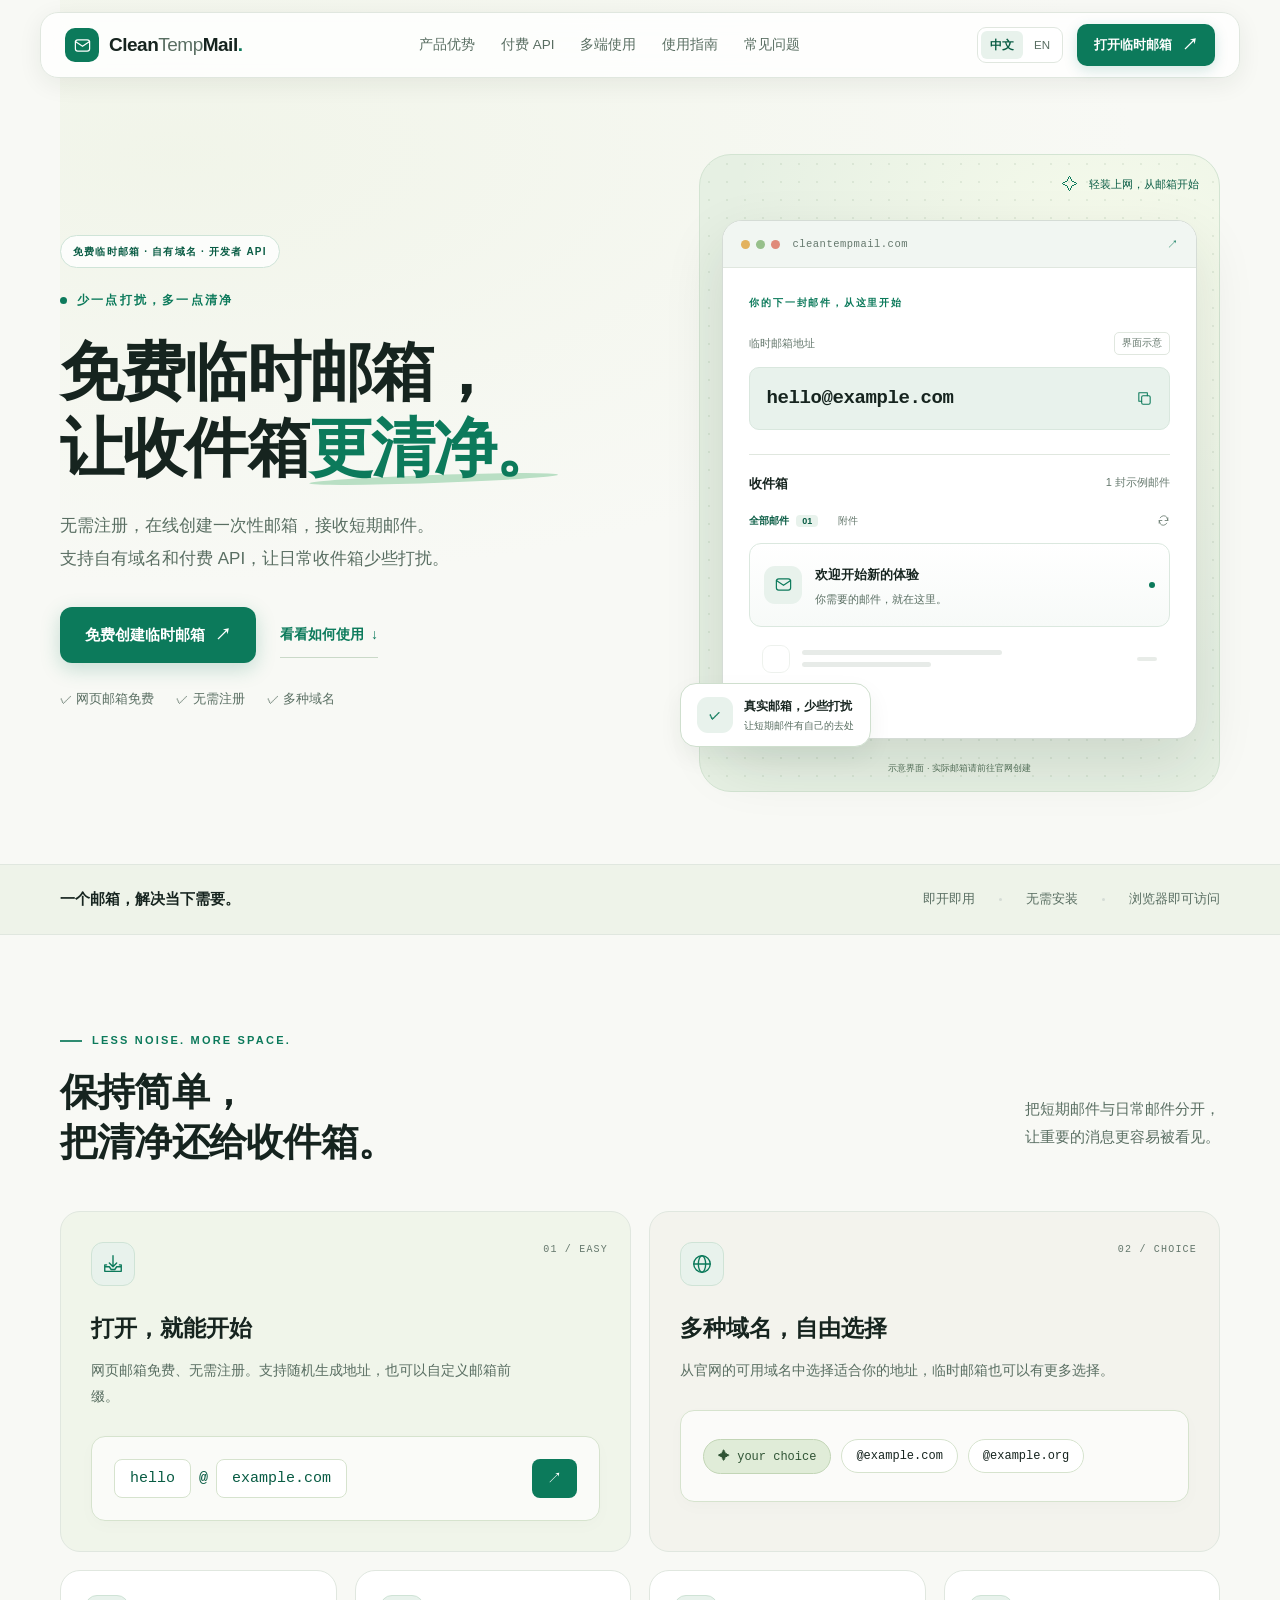
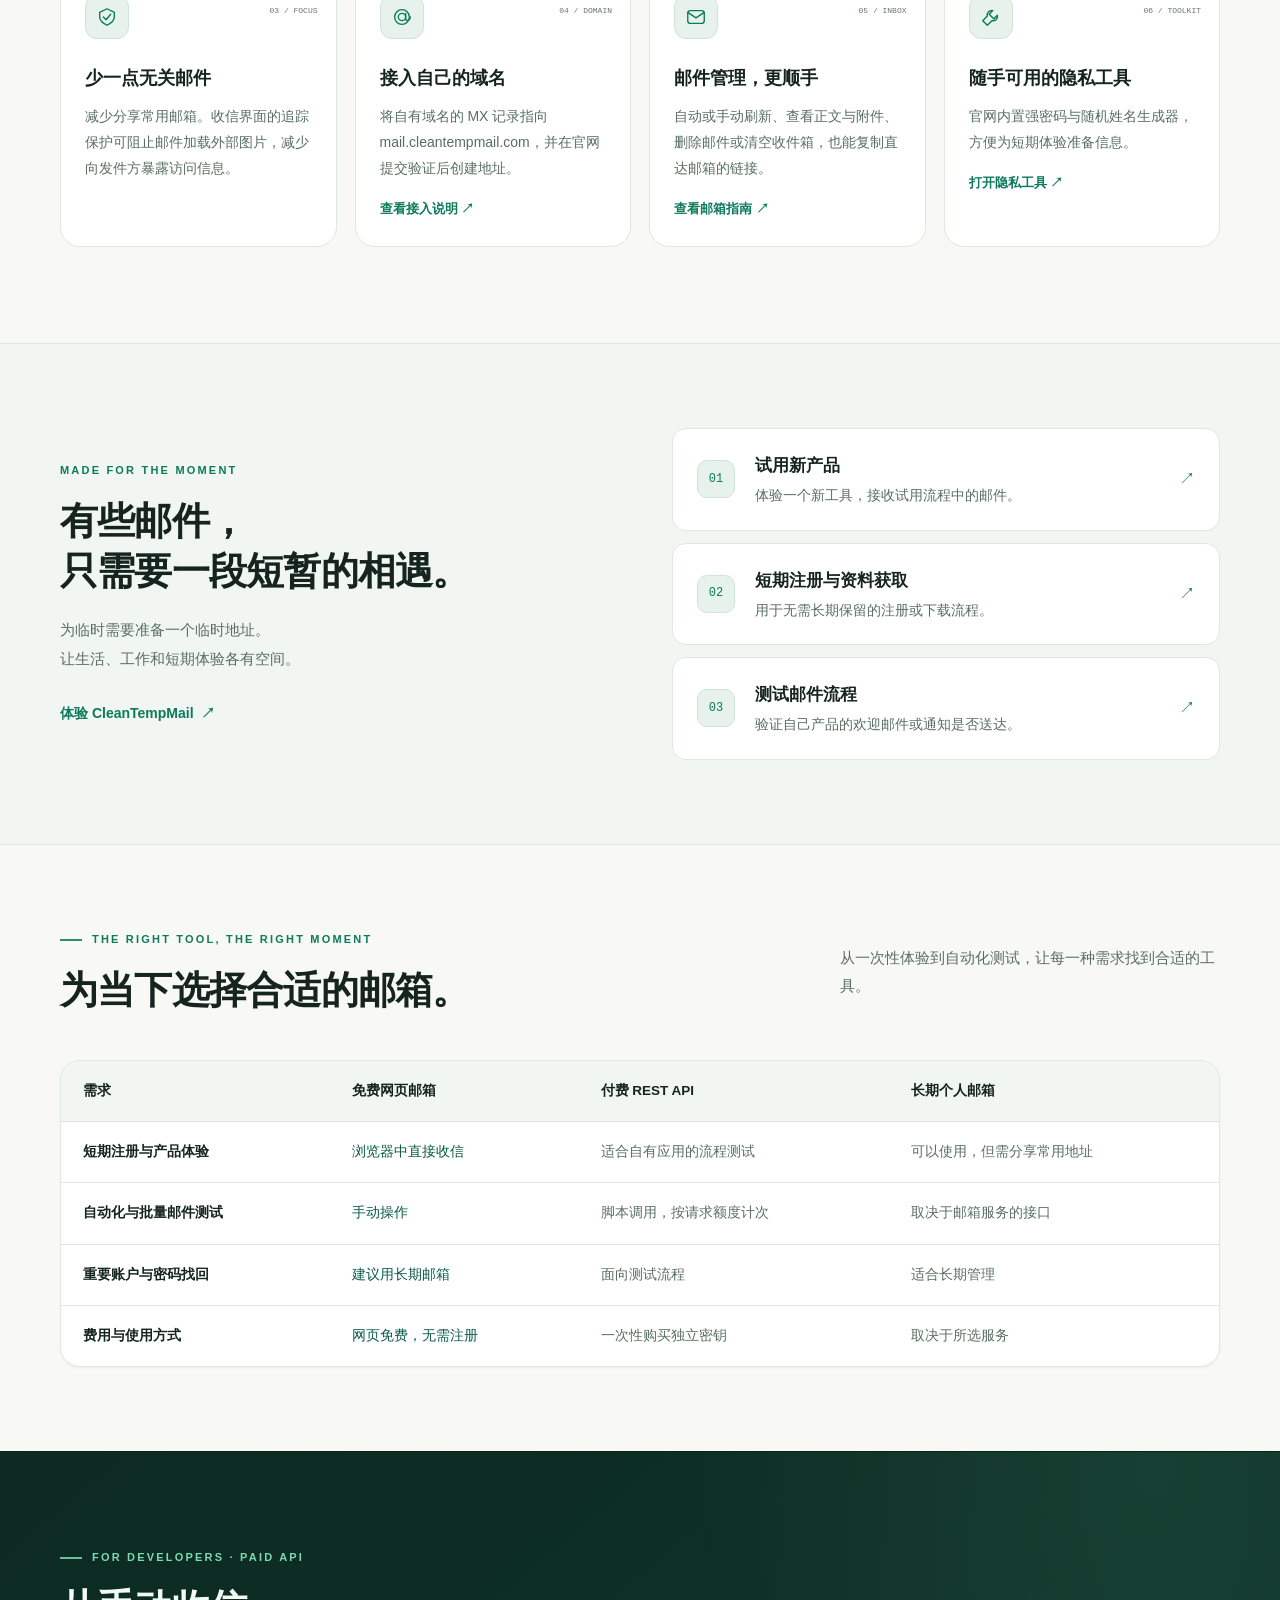
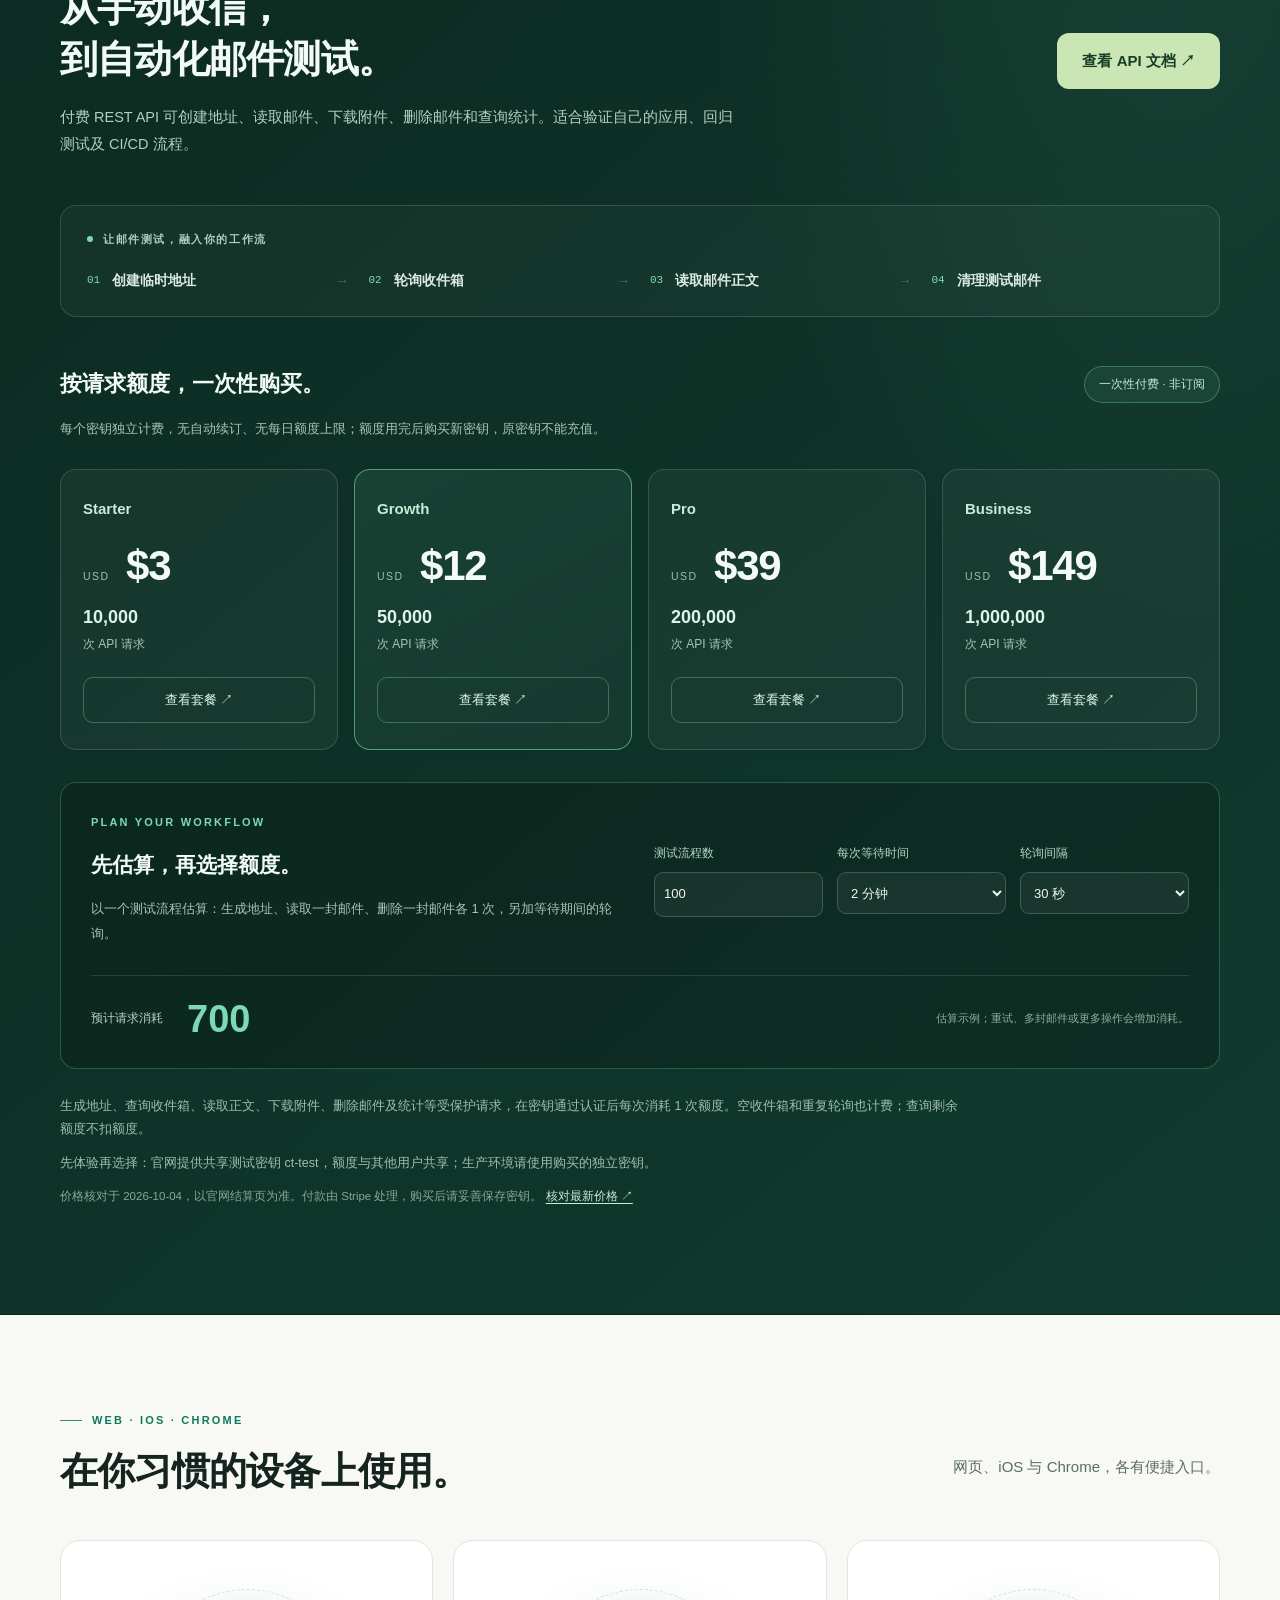
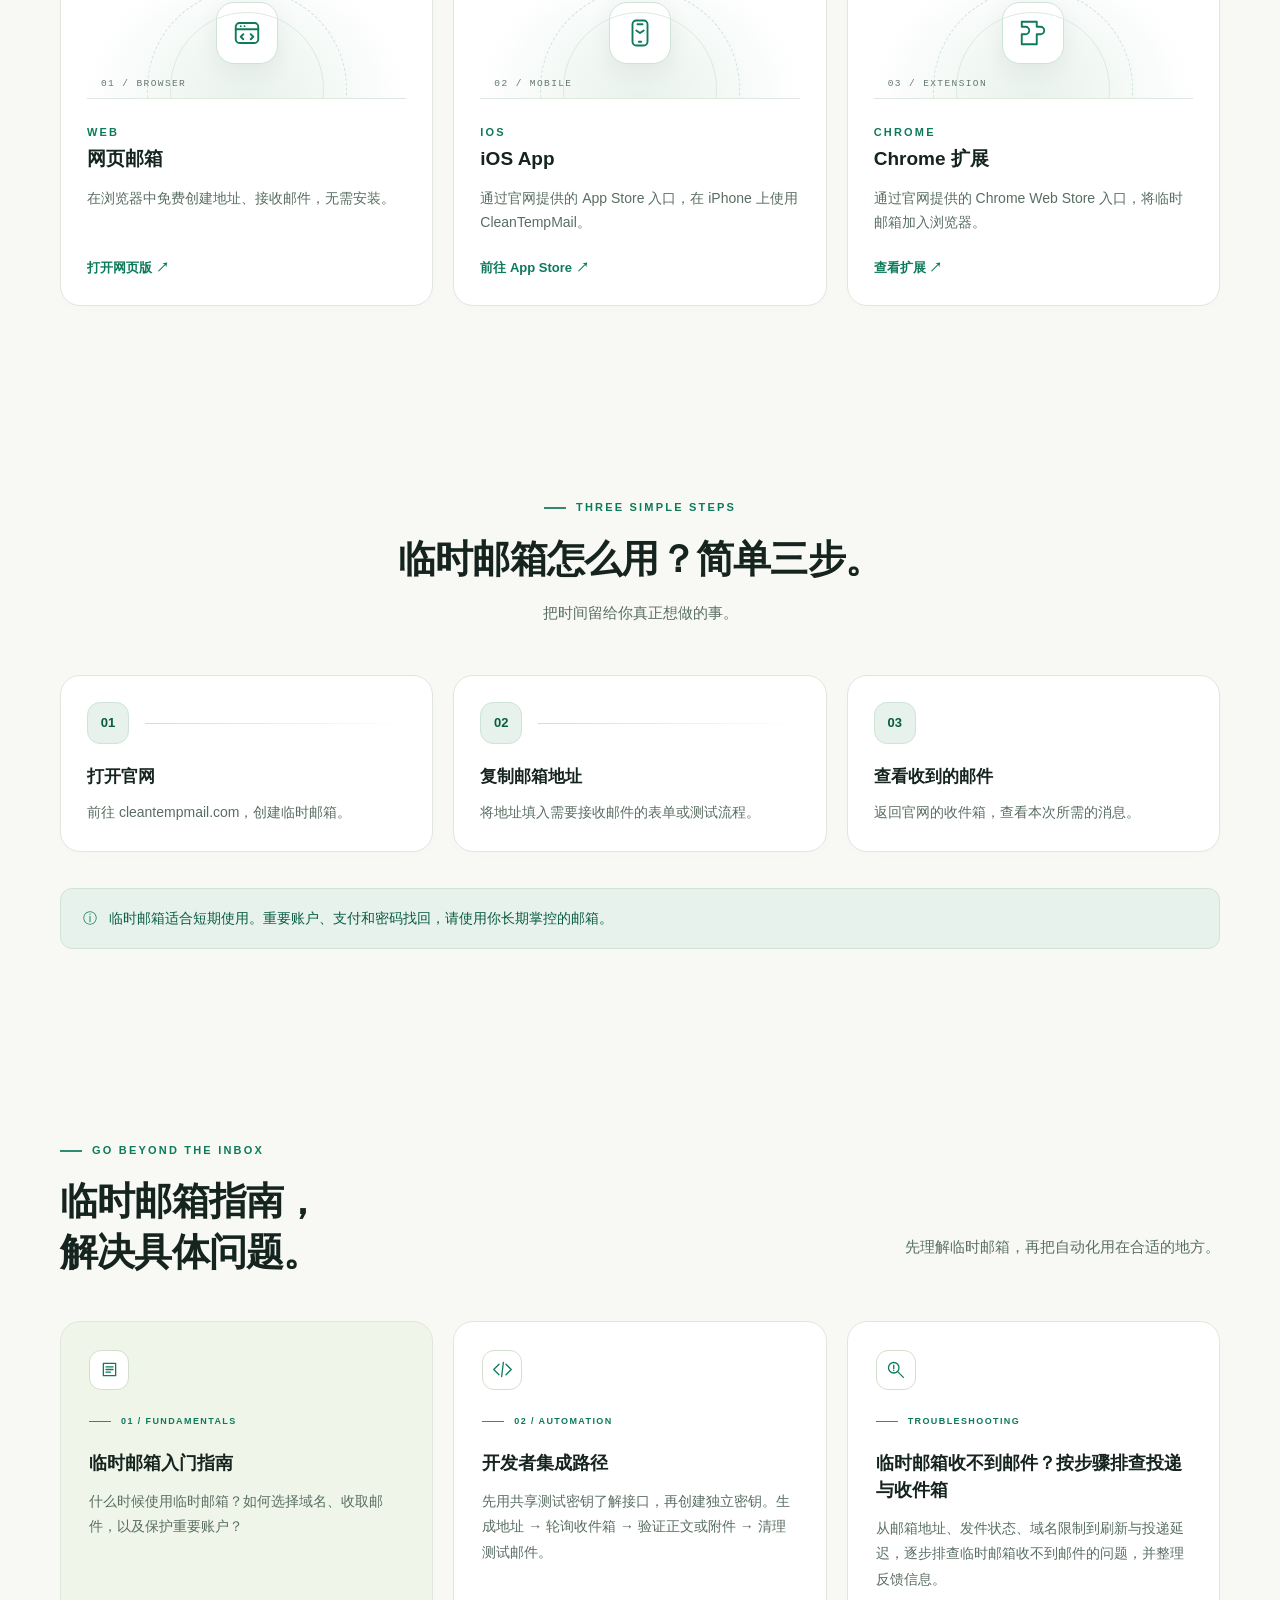
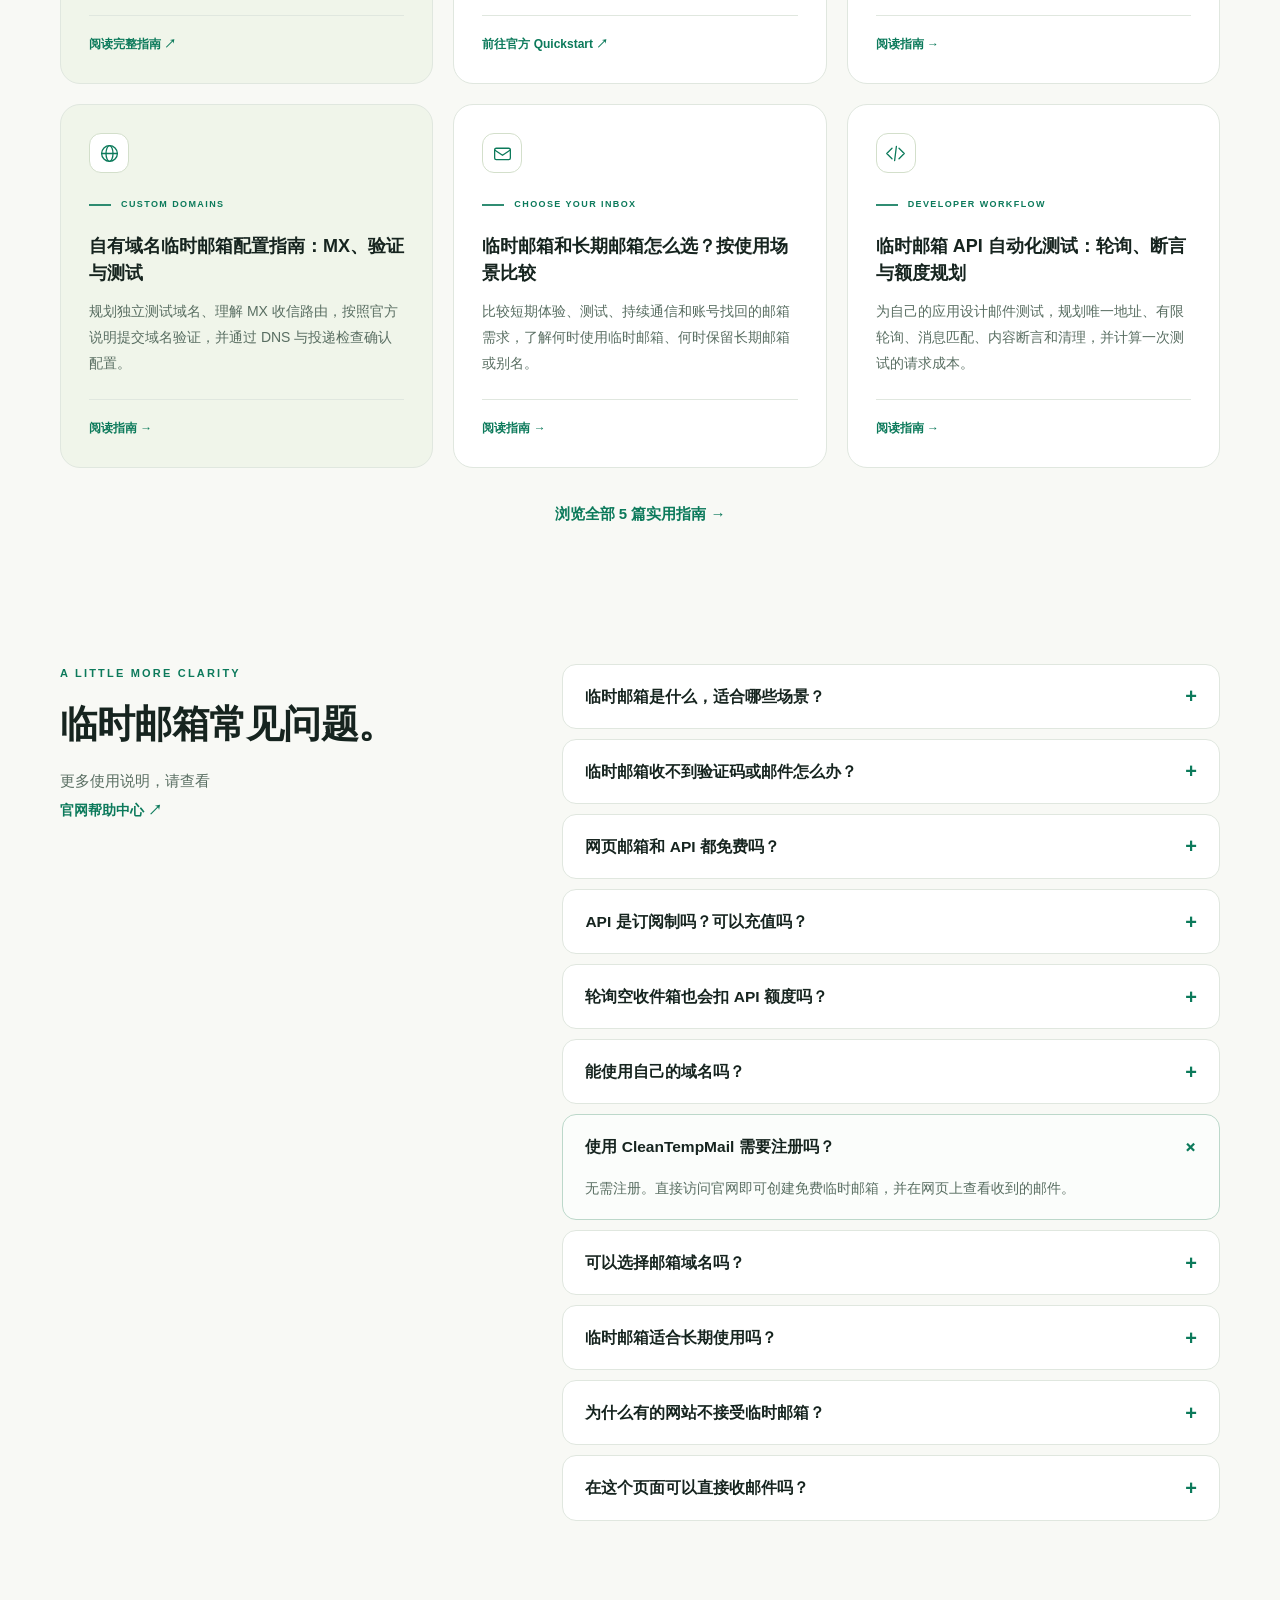
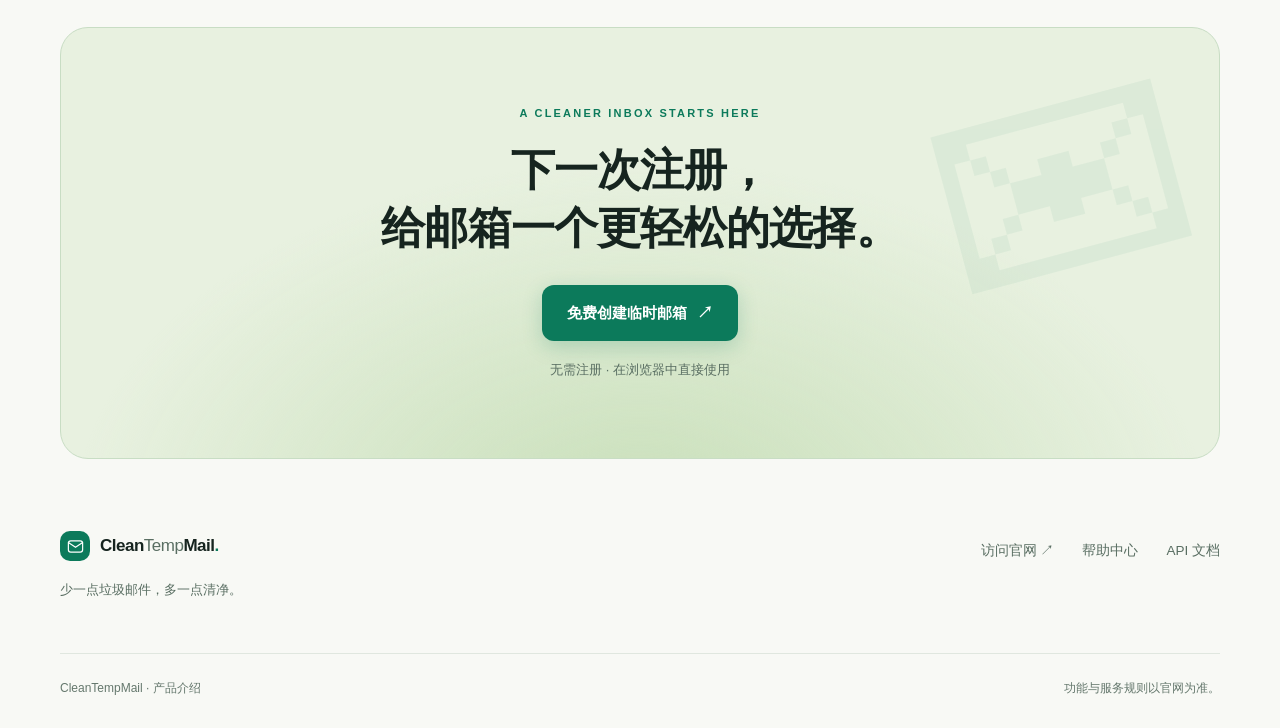
<file: site/index.html>
<!DOCTYPE html>
<html lang="zh-CN">
<head>
<meta charset="utf-8"><meta name="viewport" content="width=device-width,initial-scale=1">
<meta name="theme-color" content="#f8f9f5">
<title>免费临时邮箱｜无需注册、在线收邮件 - CleanTempMail</title>
<meta name="description" content="使用 CleanTempMail 免费临时邮箱，无需注册即可在线创建地址、接收短期邮件。了解一次性邮箱的使用方法、自有域名接入、收不到邮件的排查步骤，以及付费 API 自动化测试。">
<meta property="og:type" content="website"><meta property="og:locale" content="zh_CN"><meta property="og:title" content="免费临时邮箱｜无需注册、在线收邮件 - CleanTempMail"><meta property="og:description" content="使用 CleanTempMail 免费临时邮箱，无需注册即可在线创建地址、接收短期邮件。了解一次性邮箱的使用方法、自有域名接入、收不到邮件的排查步骤，以及付费 API 自动化测试。">
<link rel="icon" href="./assets/favicon.svg" type="image/svg+xml"><link rel="stylesheet" href="./assets/style.css">
<link rel="canonical" href="https://cleantempmailcom.github.io/cleantempmail-pages/">
<link rel="alternate" hreflang="zh-CN" href="https://cleantempmailcom.github.io/cleantempmail-pages/"><link rel="alternate" hreflang="en" href="https://cleantempmailcom.github.io/cleantempmail-pages/en/"><link rel="alternate" hreflang="x-default" href="https://cleantempmailcom.github.io/cleantempmail-pages/">
<meta property="og:url" content="https://cleantempmailcom.github.io/cleantempmail-pages/">
<script src="./assets/language.js" defer data-zh="./" data-en="./en/"></script>
<meta name="robots" content="index,follow,max-image-preview:large">
<meta property="og:site_name" content="CleanTempMail"><meta property="og:image" content="https://cleantempmailcom.github.io/cleantempmail-pages/assets/social.png"><meta property="og:image:width" content="1200"><meta property="og:image:height" content="630"><meta property="og:image:alt" content="CleanTempMail — 免费网页临时邮箱与付费 API">
<meta name="twitter:card" content="summary_large_image"><meta name="twitter:title" content="免费临时邮箱｜无需注册、在线收邮件 - CleanTempMail"><meta name="twitter:description" content="使用 CleanTempMail 免费临时邮箱，无需注册即可在线创建地址、接收短期邮件。了解一次性邮箱的使用方法、自有域名接入、收不到邮件的排查步骤，以及付费 API 自动化测试。"><meta name="twitter:image" content="https://cleantempmailcom.github.io/cleantempmail-pages/assets/social.png">
<script src="./assets/effects.js" defer></script>
<script type="application/ld+json">{"@context": "https://schema.org", "@graph": [{"@type": "WebSite", "@id": "https://cleantempmailcom.github.io/cleantempmail-pages/#website", "name": "CleanTempMail product guide", "url": "https://cleantempmailcom.github.io/cleantempmail-pages/", "inLanguage": ["zh-CN", "en"]}, {"@type": "WebPage", "@id": "https://cleantempmailcom.github.io/cleantempmail-pages/#webpage", "url": "https://cleantempmailcom.github.io/cleantempmail-pages/", "name": "免费临时邮箱｜无需注册、在线收邮件 - CleanTempMail", "inLanguage": "zh-CN", "isPartOf": {"@id": "https://cleantempmailcom.github.io/cleantempmail-pages/#website"}, "about": {"@type": "SoftwareApplication", "name": "CleanTempMail", "url": "https://cleantempmail.com/", "applicationCategory": "CommunicationApplication", "operatingSystem": "Web, iOS, Chrome", "description": "Free web temporary email with separately paid API access."}, "description": "使用 CleanTempMail 免费临时邮箱，无需注册即可在线创建地址、接收短期邮件。了解一次性邮箱的使用方法、自有域名接入、收不到邮件的排查步骤，以及付费 API 自动化测试。"}]}</script>
<meta property="og:locale:alternate" content="en_US">
<meta name="twitter:image:alt" content="CleanTempMail — 免费网页临时邮箱与付费 API">
</head>
<body><div class="ambient" aria-hidden="true"><i></i><i></i><i></i></div><div class="reading-progress" aria-hidden="true"></div>
<a class="skip" href="#main">跳到主要内容</a>
<header class="header"><div class="wrap nav"><a class="brand" href="#" aria-label="CleanTempMail 首页"><span class="brand-icon" aria-hidden="true"><svg class="" viewBox="0 0 24 24" fill="none" stroke="currentColor" stroke-width="1.5" stroke-linecap="round" stroke-linejoin="round" aria-hidden="true"><rect x="3" y="5" width="18" height="14" rx="3"/><path d="m3 7 9 6 9-6"/></svg></span>Clean<span>Temp</span>Mail<span class="brand-dot">.</span></a><nav aria-label="主导航"><a href="#features">产品优势</a><a href="#api">付费 API</a><a href="#platforms">多端使用</a><a href="#guide">使用指南</a><a href="#faq">常见问题</a></nav><div class="nav-actions"><details class="mobile-nav"><summary aria-label="打开导航"><span></span><span></span></summary><div><a href="#features">功能</a><a href="#api">API</a><a href="#platforms">应用</a><a href="#guide">指南</a><a href="#faq">FAQ</a></div></details><div class="language-switch" role="group" aria-label="选择语言"><a href="./" lang="zh-CN" hreflang="zh-CN" aria-current="page">中文</a><a href="./en/" lang="en" hreflang="en">EN</a></div><a class="button small" href="https://cleantempmail.com/">打开临时邮箱 <span aria-hidden="true">↗</span></a></div></div></header>
<main id="main">
<section class="hero wrap"><div class="hero-copy"><div class="hero-product-label">免费临时邮箱 · 自有域名 · 开发者 API</div><div class="eyebrow"><span class="status-dot"></span> 少一点打扰，多一点清净</div><h1>免费临时邮箱，<br>让收件箱<span class="accent">更清净。</span></h1><p class="lead">无需注册，在线创建一次性邮箱，接收短期邮件。<br class="desktop">支持自有域名和付费 API，让日常收件箱少些打扰。</p><div class="hero-actions"><a class="button" href="https://cleantempmail.com/">免费创建临时邮箱 <span aria-hidden="true">↗</span></a><a class="text-link" href="#how">看看如何使用 <span aria-hidden="true">↓</span></a></div><div class="hero-checks"><span>✓ 网页邮箱免费</span><span>✓ 无需注册</span><span>✓ 多种域名</span></div></div>
<div class="hero-art"><div class="orbital-spark spark-one"></div><div class="orbital-spark spark-two"></div><div class="orbit orbit-one"></div><div class="orbit orbit-two"></div><div class="floating-pill top-pill"><span aria-hidden="true">✧</span> 轻装上网，从邮箱开始</div><div class="mail-card"><div class="mock-top"><span class="window-dots"><i></i><i></i><i></i></span><span class="mock-url">cleantempmail.com</span><span>你的临时收件箱</span><span aria-hidden="true">↗</span></div><div class="mock-body"><div class="inbox-overline">你的下一封邮件，从这里开始</div><div class="mock-label">临时邮箱地址 <span>界面示意</span></div><div class="mock-address">hello@example.com <span aria-hidden="true"><svg class="" viewBox="0 0 24 24" fill="none" stroke="currentColor" stroke-width="1.5" stroke-linecap="round" stroke-linejoin="round" aria-hidden="true"><rect x="8" y="8" width="12" height="12" rx="2"/><path d="M16 8V4H4v12h4"/></svg></span></div><div class="mock-divider"></div><div class="inbox-title">收件箱 <span>1 封示例邮件</span></div><div class="mock-tabs"><span>全部邮件 <b>01</b></span><span>附件</span><svg class="" viewBox="0 0 24 24" fill="none" stroke="currentColor" stroke-width="1.5" stroke-linecap="round" stroke-linejoin="round" aria-hidden="true"><path d="M20 7v5h-5M4 17v-5h5"/><path d="M6 7a7 7 0 0 1 12-1l2 6M4 12l2 6a7 7 0 0 0 12-1"/></svg></div><div class="message"><div class="message-icon" aria-hidden="true"><svg class="" viewBox="0 0 24 24" fill="none" stroke="currentColor" stroke-width="1.5" stroke-linecap="round" stroke-linejoin="round" aria-hidden="true"><rect x="3" y="5" width="18" height="14" rx="3"/><path d="m3 7 9 6 9-6"/></svg></div><div><strong>欢迎开始新的体验</strong><p>你需要的邮件，就在这里。</p></div><span class="message-dot"></span></div><div class="mock-empty" aria-hidden="true"><i></i><div><i></i><i></i></div><i></i></div><div class="mock-bottom"><span class="status-dot"></span> 简单、清爽，随用随开</div></div></div><div class="floating-pill bottom-pill"><span class="shield" aria-hidden="true">✓</span><div><strong>真实邮箱，少些打扰</strong><small>让短期邮件有自己的去处</small></div></div><div class="art-caption">示意界面 · 实际邮箱请前往官网创建</div></div></section>
<div class="benefit-strip"><div class="wrap"><span>一个邮箱，解决当下需要。</span><div><span>即开即用</span><i></i><span>无需安装</span><i></i><span>浏览器即可访问</span></div></div></div>
<section id="features" class="section wrap"><div class="section-heading"><div><div class="eyebrow">LESS NOISE. MORE SPACE.</div><h2>保持简单，<br>把清净还给收件箱。</h2></div><p>把短期邮件与日常邮件分开，<br>让重要的消息更容易被看见。</p></div><div class="features"><article class="feature feature-showcase"><span class="feature-icon" aria-hidden="true"><svg class="" viewBox="0 0 24 24" fill="none" stroke="currentColor" stroke-width="1.5" stroke-linecap="round" stroke-linejoin="round" aria-hidden="true"><path d="M12 3v12m-4-4 4 4 4-4"/><path d="M5 13H3v7h18v-7h-2M3 15h5l2 3h4l2-3h5"/></svg></span><span class="card-number">01 / EASY</span><h3>打开，就能开始</h3><p>网页邮箱免费、无需注册。支持随机生成地址，也可以自定义邮箱前缀。</p><div class="feature-visual" aria-hidden="true"><div class="feature-address"><span>hello</span><b>@</b><span>example.com</span><span>↗</span></div></div></article><article class="feature feature-showcase"><span class="feature-icon" aria-hidden="true"><svg class="" viewBox="0 0 24 24" fill="none" stroke="currentColor" stroke-width="1.5" stroke-linecap="round" stroke-linejoin="round" aria-hidden="true"><circle cx="12" cy="12" r="9"/><ellipse cx="12" cy="12" rx="4" ry="9"/><path d="M3 12h18"/></svg></span><span class="card-number">02 / CHOICE</span><h3>多种域名，自由选择</h3><p>从官网的可用域名中选择适合你的地址，临时邮箱也可以有更多选择。</p><div class="feature-visual" aria-hidden="true"><div class="feature-domains"><span>✦ your choice</span><span>@example.com</span><span>@example.org</span></div></div></article><article class="feature"><span class="feature-icon" aria-hidden="true"><svg class="" viewBox="0 0 24 24" fill="none" stroke="currentColor" stroke-width="1.5" stroke-linecap="round" stroke-linejoin="round" aria-hidden="true"><path d="m12 3 8 4v5c0 5-8 9-8 9s-8-4-8-9V7l8-4Z"/><path d="m8 12 3 3 5-6"/></svg></span><span class="card-number">03 / FOCUS</span><h3>少一点无关邮件</h3><p>减少分享常用邮箱。收信界面的追踪保护可阻止邮件加载外部图片，减少向发件方暴露访问信息。</p></article><article class="feature"><span class="feature-icon" aria-hidden="true"><svg class="" viewBox="0 0 24 24" fill="none" stroke="currentColor" stroke-width="1.5" stroke-linecap="round" stroke-linejoin="round" aria-hidden="true"><circle cx="12" cy="12" r="8"/><path d="M16 8v6c0 3 5 2 5-2"/><circle cx="12" cy="12" r="4"/></svg></span><span class="card-number">04 / DOMAIN</span><h3>接入自己的域名</h3><p>将自有域名的 MX 记录指向 mail.cleantempmail.com，并在官网提交验证后创建地址。</p><a class="text-link feature-link" href="https://cleantempmail.com/help#help-step-4">查看接入说明 ↗</a></article><article class="feature"><span class="feature-icon" aria-hidden="true"><svg class="" viewBox="0 0 24 24" fill="none" stroke="currentColor" stroke-width="1.5" stroke-linecap="round" stroke-linejoin="round" aria-hidden="true"><rect x="3" y="5" width="18" height="14" rx="3"/><path d="m3 7 9 6 9-6"/></svg></span><span class="card-number">05 / INBOX</span><h3>邮件管理，更顺手</h3><p>自动或手动刷新、查看正文与附件、删除邮件或清空收件箱，也能复制直达邮箱的链接。</p><a class="text-link feature-link" href="https://cleantempmail.com/help#help-step-2">查看邮箱指南 ↗</a></article><article class="feature"><span class="feature-icon" aria-hidden="true"><svg class="" viewBox="0 0 24 24" fill="none" stroke="currentColor" stroke-width="1.5" stroke-linecap="round" stroke-linejoin="round" aria-hidden="true"><path d="M14 5a5 5 0 0 0-6 6L3 16l5 5 5-5a5 5 0 0 0 6-6l-4 4-5-5 4-4Z"/></svg></span><span class="card-number">06 / TOOLKIT</span><h3>随手可用的隐私工具</h3><p>官网内置强密码与随机姓名生成器，方便为短期体验准备信息。</p><a class="text-link feature-link" href="https://cleantempmail.com/">打开隐私工具 ↗</a></article></div></section>
<section class="use-section"><div class="wrap use-grid"><div><div class="eyebrow">MADE FOR THE MOMENT</div><h2>有些邮件，<br>只需要一段短暂的相遇。</h2><p class="section-description">为临时需要准备一个临时地址。<br>让生活、工作和短期体验各有空间。</p><a class="text-link" href="https://cleantempmail.com/">体验 CleanTempMail <span aria-hidden="true">↗</span></a></div><div class="use-list"><article><span class="use-number">01</span><div><h3>试用新产品</h3><p>体验一个新工具，接收试用流程中的邮件。</p></div><span aria-hidden="true">↗</span></article><article><span class="use-number">02</span><div><h3>短期注册与资料获取</h3><p>用于无需长期保留的注册或下载流程。</p></div><span aria-hidden="true">↗</span></article><article><span class="use-number">03</span><div><h3>测试邮件流程</h3><p>验证自己产品的欢迎邮件或通知是否送达。</p></div><span aria-hidden="true">↗</span></article></div></div></section>
<section class="section wrap comparison-section"><div class="section-heading"><div><div class="eyebrow">THE RIGHT TOOL, THE RIGHT MOMENT</div><h2>为当下选择合适的邮箱。</h2></div><p>从一次性体验到自动化测试，让每一种需求找到合适的工具。</p></div><div class="table-scroll" tabindex="0" role="region" aria-label="邮箱使用方式对比"><table><caption class="sr-only">为当下选择合适的邮箱。</caption><thead><tr><th scope="col">需求</th><th scope="col">免费网页邮箱</th><th scope="col">付费 REST API</th><th scope="col">长期个人邮箱</th></tr></thead><tbody><tr><th scope="row">短期注册与产品体验</th><td>浏览器中直接收信</td><td>适合自有应用的流程测试</td><td>可以使用，但需分享常用地址</td></tr><tr><th scope="row">自动化与批量邮件测试</th><td>手动操作</td><td>脚本调用，按请求额度计次</td><td>取决于邮箱服务的接口</td></tr><tr><th scope="row">重要账户与密码找回</th><td>建议用长期邮箱</td><td>面向测试流程</td><td>适合长期管理</td></tr><tr><th scope="row">费用与使用方式</th><td>网页免费，无需注册</td><td>一次性购买独立密钥</td><td>取决于所选服务</td></tr></tbody></table></div></section>
<section id="api" class="api-section"><div class="wrap"><div class="api-heading"><div><div class="eyebrow">FOR DEVELOPERS · PAID API</div><h2>从手动收信，<br>到自动化邮件测试。</h2><p>付费 REST API 可创建地址、读取邮件、下载附件、删除邮件和查询统计。适合验证自己的应用、回归测试及 CI/CD 流程。</p></div><a class="button" href="https://cleantempmail.com/api#api-reference">查看 API 文档 ↗</a></div><div class="api-workflow"><div class="workflow-label"><span class="status-dot"></span>让邮件测试，融入你的工作流</div><ol><li><span>01</span><strong>创建临时地址</strong><b aria-hidden="true">→</b></li><li><span>02</span><strong>轮询收件箱</strong><b aria-hidden="true">→</b></li><li><span>03</span><strong>读取邮件正文</strong><b aria-hidden="true">→</b></li><li><span>04</span><strong>清理测试邮件</strong><b aria-hidden="true">→</b></li></ol></div><div class="pricing-heading"><h3>按请求额度，一次性购买。</h3><span class="api-badge">一次性付费 · 非订阅</span></div><p class="api-description">每个密钥独立计费，无自动续订、无每日额度上限；额度用完后购买新密钥，原密钥不能充值。</p><div class="plan-grid"><article class="plan-card"><h3>Starter</h3><div class="plan-price"><span>USD</span> $3</div><p class="plan-quota"><strong>10,000</strong> 次 API 请求</p><a class="plan-link" href="https://cleantempmail.com/api#api-plan-starter">查看套餐 ↗</a></article><article class="plan-card"><h3>Growth</h3><div class="plan-price"><span>USD</span> $12</div><p class="plan-quota"><strong>50,000</strong> 次 API 请求</p><a class="plan-link" href="https://cleantempmail.com/api#api-plan-growth">查看套餐 ↗</a></article><article class="plan-card"><h3>Pro</h3><div class="plan-price"><span>USD</span> $39</div><p class="plan-quota"><strong>200,000</strong> 次 API 请求</p><a class="plan-link" href="https://cleantempmail.com/api#api-plan-pro">查看套餐 ↗</a></article><article class="plan-card"><h3>Business</h3><div class="plan-price"><span>USD</span> $149</div><p class="plan-quota"><strong>1,000,000</strong> 次 API 请求</p><a class="plan-link" href="https://cleantempmail.com/api#api-plan-business">查看套餐 ↗</a></article></div><div class="quota-estimator"><div><div class="eyebrow">PLAN YOUR WORKFLOW</div><h3>先估算，再选择额度。</h3><p>以一个测试流程估算：生成地址、读取一封邮件、删除一封邮件各 1 次，另加等待期间的轮询。</p></div><form class="quota-form"><label for="runs">测试流程数<input id="runs" type="number" min="1" max="10000" step="1" value="100" inputmode="numeric"></label><label for="window">每次等待时间<select id="window"><option value="60">1 分钟</option><option value="120" selected>2 分钟</option><option value="300">5 分钟</option></select></label><label for="interval">轮询间隔<select id="interval"><option value="10">10 秒</option><option value="30" selected>30 秒</option><option value="60">60 秒</option></select></label></form><div class="estimate-output"><span>预计请求消耗</span><output id="quota-result" for="runs window interval" aria-live="polite">700</output><small>估算示例；重试、多封邮件或更多操作会增加消耗。</small></div></div><div class="api-notes"><p>生成地址、查询收件箱、读取正文、下载附件、删除邮件及统计等受保护请求，在密钥通过认证后每次消耗 1 次额度。空收件箱和重复轮询也计费；查询剩余额度不扣额度。</p><p>先体验再选择：官网提供共享测试密钥 ct-test，额度与其他用户共享；生产环境请使用购买的独立密钥。</p><p class="price-date">价格核对于 2026-10-04，以官网结算页为准。付款由 Stripe 处理，购买后请妥善保存密钥。 <a href="https://cleantempmail.com/api#api-plans">核对最新价格 ↗</a></p></div></div></section>
<section id="platforms" class="section wrap"><div class="section-heading"><div><div class="eyebrow">WEB · iOS · CHROME</div><h2>在你习惯的设备上使用。</h2></div><p>网页、iOS 与 Chrome，各有便捷入口。</p></div><div class="platform-grid"><article class="platform-card"><div class="platform-visual" aria-hidden="true"><div class="platform-orbit"></div><span><svg class="" viewBox="0 0 24 24" fill="none" stroke="currentColor" stroke-width="1.5" stroke-linecap="round" stroke-linejoin="round" aria-hidden="true"><rect x="3" y="4" width="18" height="16" rx="3"/><path d="M3 9h18M7 6.5h.01M10 6.5h.01M9 13l-2 2 2 2m6-4 2 2-2 2"/></svg></span><i>01 / BROWSER</i></div><span class="eyebrow">WEB</span><h3>网页邮箱</h3><p>在浏览器中免费创建地址、接收邮件，无需安装。</p><a class="text-link" href="https://cleantempmail.com/">打开网页版 ↗</a></article><article class="platform-card"><div class="platform-visual" aria-hidden="true"><div class="platform-orbit"></div><span><svg class="" viewBox="0 0 24 24" fill="none" stroke="currentColor" stroke-width="1.5" stroke-linecap="round" stroke-linejoin="round" aria-hidden="true"><rect x="6" y="2" width="12" height="20" rx="3"/><path d="M10 5h4M11 19h2"/><path d="m9 10 3 2 3-2"/></svg></span><i>02 / MOBILE</i></div><span class="eyebrow">iOS</span><h3>iOS App</h3><p>通过官网提供的 App Store 入口，在 iPhone 上使用 CleanTempMail。</p><a class="text-link" href="https://apps.apple.com/app/cleantempmail/id6804115132">前往 App Store ↗</a></article><article class="platform-card"><div class="platform-visual" aria-hidden="true"><div class="platform-orbit"></div><span><svg class="" viewBox="0 0 24 24" fill="none" stroke="currentColor" stroke-width="1.5" stroke-linecap="round" stroke-linejoin="round" aria-hidden="true"><path d="M9 3h6v4h3a3 3 0 1 1 0 6h-3v8H3v-8h3a3 3 0 1 0 0-6H3V3h6Z"/></svg></span><i>03 / EXTENSION</i></div><span class="eyebrow">CHROME</span><h3>Chrome 扩展</h3><p>通过官网提供的 Chrome Web Store 入口，将临时邮箱加入浏览器。</p><a class="text-link" href="https://chrome.google.com/webstore/detail/ckdnbgkaiffdkkgfplbbicegcbakimdg">查看扩展 ↗</a></article></div></section>
<section id="how" class="section wrap"><div class="center-heading"><div class="eyebrow">THREE SIMPLE STEPS</div><h2>临时邮箱怎么用？简单三步。</h2><p>把时间留给你真正想做的事。</p></div><div class="steps"><article><div class="step-top"><span>01</span><div></div></div><h3>打开官网</h3><p>前往 cleantempmail.com，创建临时邮箱。</p></article><article><div class="step-top"><span>02</span><div></div></div><h3>复制邮箱地址</h3><p>将地址填入需要接收邮件的表单或测试流程。</p></article><article><div class="step-top"><span>03</span></div><h3>查看收到的邮件</h3><p>返回官网的收件箱，查看本次所需的消息。</p></article></div><div class="usage-note"><span aria-hidden="true">ⓘ</span> 临时邮箱适合短期使用。重要账户、支付和密码找回，请使用你长期掌控的邮箱。</div></section>
<section id="guide" class="section wrap guide-section"><div class="section-heading"><div><div class="eyebrow">GO BEYOND THE INBOX</div><h2>临时邮箱指南，<br>解决具体问题。</h2></div><p>先理解临时邮箱，再把自动化用在合适的地方。</p></div><div class="guide-grid"><article class="guide-card"><span class="guide-icon" aria-hidden="true"><svg viewBox="0 0 24 24" fill="none" stroke="currentColor" stroke-width="1.5" stroke-linecap="round" stroke-linejoin="round"><path d="M5 5h14v14H5zM8 9h8M8 12h8M8 15h5"/></svg></span><div class="eyebrow">01 / FUNDAMENTALS</div><h3>临时邮箱入门指南</h3><p>什么时候使用临时邮箱？如何选择域名、收取邮件，以及保护重要账户？</p><a class="text-link" href="./guide/temporary-email.html">阅读完整指南 ↗</a></article><article class="guide-card"><span class="guide-icon" aria-hidden="true"><svg viewBox="0 0 24 24" fill="none" stroke="currentColor" stroke-width="1.5" stroke-linecap="round" stroke-linejoin="round"><path d="m8 6-6 6 6 6m8-12 6 6-6 6m-3-14-2 16"/></svg></span><div class="eyebrow">02 / AUTOMATION</div><h3>开发者集成路径</h3><p>先用共享测试密钥了解接口，再创建独立密钥。生成地址 → 轮询收件箱 → 验证正文或附件 → 清理测试邮件。</p><a class="text-link" href="https://cleantempmail.com/api#api-quickstart">前往官方 Quickstart ↗</a></article><article class="guide-card"><span class="guide-icon" aria-hidden="true"><svg viewBox="0 0 24 24" fill="none" stroke="currentColor" stroke-width="1.5" stroke-linecap="round" stroke-linejoin="round"><circle cx="10" cy="10" r="6"/><path d="m15 15 6 6M10 7v4m0 2v.1"/></svg></span><div class="eyebrow">TROUBLESHOOTING</div><h3><a href="./guide/email-not-received.html">临时邮箱收不到邮件？按步骤排查投递与收件箱</a></h3><p>从邮箱地址、发件状态、域名限制到刷新与投递延迟，逐步排查临时邮箱收不到邮件的问题，并整理反馈信息。</p><a class="text-link" href="./guide/email-not-received.html">阅读指南 →</a></article><article class="guide-card"><span class="guide-icon" aria-hidden="true"><svg viewBox="0 0 24 24" fill="none" stroke="currentColor" stroke-width="1.5" stroke-linecap="round" stroke-linejoin="round"><circle cx="12" cy="12" r="9"/><ellipse cx="12" cy="12" rx="4" ry="9"/><path d="M3 12h18"/></svg></span><div class="eyebrow">CUSTOM DOMAINS</div><h3><a href="./guide/custom-domain-email.html">自有域名临时邮箱配置指南：MX、验证与测试</a></h3><p>规划独立测试域名、理解 MX 收信路由，按照官方说明提交域名验证，并通过 DNS 与投递检查确认配置。</p><a class="text-link" href="./guide/custom-domain-email.html">阅读指南 →</a></article><article class="guide-card"><span class="guide-icon" aria-hidden="true"><svg viewBox="0 0 24 24" fill="none" stroke="currentColor" stroke-width="1.5" stroke-linecap="round" stroke-linejoin="round"><rect x="3" y="6" width="18" height="13" rx="2"/><path d="m3 8 9 6 9-6"/></svg></span><div class="eyebrow">CHOOSE YOUR INBOX</div><h3><a href="./guide/temporary-vs-permanent-email.html">临时邮箱和长期邮箱怎么选？按使用场景比较</a></h3><p>比较短期体验、测试、持续通信和账号找回的邮箱需求，了解何时使用临时邮箱、何时保留长期邮箱或别名。</p><a class="text-link" href="./guide/temporary-vs-permanent-email.html">阅读指南 →</a></article><article class="guide-card"><span class="guide-icon" aria-hidden="true"><svg viewBox="0 0 24 24" fill="none" stroke="currentColor" stroke-width="1.5" stroke-linecap="round" stroke-linejoin="round"><path d="m8 6-6 6 6 6m8-12 6 6-6 6m-3-14-2 16"/></svg></span><div class="eyebrow">DEVELOPER WORKFLOW</div><h3><a href="./guide/email-testing-api.html">临时邮箱 API 自动化测试：轮询、断言与额度规划</a></h3><p>为自己的应用设计邮件测试，规划唯一地址、有限轮询、消息匹配、内容断言和清理，并计算一次测试的请求成本。</p><a class="text-link" href="./guide/email-testing-api.html">阅读指南 →</a></article></div><p class="guide-center-link"><a class="text-link" href="./guide/">浏览全部 5 篇实用指南 →</a></p></section>
<section id="faq" class="faq-section wrap"><div><div class="eyebrow">A LITTLE MORE CLARITY</div><h2>临时邮箱常见问题。</h2><p>更多使用说明，请查看<br><a class="text-link" href="https://cleantempmail.com/help">官网帮助中心 ↗</a></p></div><div class="faq-list"><details><summary>临时邮箱是什么，适合哪些场景？<span aria-hidden="true">+</span></summary><p>临时邮箱也常被称为一次性邮箱，用独立地址接收短期需要的邮件，适合对方允许的一次性资料获取、产品体验和自己的应用测试。可以先阅读<a href="./guide/temporary-email.html">临时邮箱使用指南</a>，了解创建地址、查看邮件和管理收件箱的步骤。</p></details><details><summary>临时邮箱收不到验证码或邮件怎么办？<span aria-hidden="true">+</span></summary><p>先核对完整地址与当前收件箱是否一致，再确认发送方已经触发邮件；刷新收件箱，并按发送方提示等待或重试。若提示不接受临时地址，应使用对方允许的邮箱。查看<a href="./guide/email-not-received.html">收不到邮件的逐步排查指南</a>，定位问题发生在哪个环节。</p></details><details><summary>网页邮箱和 API 都免费吗？<span aria-hidden="true">+</span></summary><p>网页临时邮箱免费、无需注册。API 面向自动化调用，独立密钥按请求额度一次性购买；共享测试密钥仅供体验。</p></details><details><summary>API 是订阅制吗？可以充值吗？<span aria-hidden="true">+</span></summary><p>不是订阅，没有自动续订。每次购买生成一个独立密钥，额度不能追加到原密钥；需要更多额度时购买新密钥。</p></details><details><summary>轮询空收件箱也会扣 API 额度吗？<span aria-hidden="true">+</span></summary><p>会。受保护 API 在密钥通过认证后即计次，空结果、重复轮询及部分处理错误仍会消耗额度。公开域名列表和剩余额度查询不扣额度。可参考<a href="./guide/email-testing-api.html#budget">API 轮询与请求额度计算示例</a>。</p></details><details><summary>能使用自己的域名吗？<span aria-hidden="true">+</span></summary><p>可以。按官网说明配置 MX 记录，并在自有域名入口提交验证。<a href="./guide/custom-domain-email.html">自有域名临时邮箱配置指南</a>介绍了配置规划与投递检查；域名接入与可用情况以官网为准。</p></details><details open><summary>使用 CleanTempMail 需要注册吗？<span aria-hidden="true">+</span></summary><p>无需注册。直接访问官网即可创建免费临时邮箱，并在网页上查看收到的邮件。</p></details><details><summary>可以选择邮箱域名吗？<span aria-hidden="true">+</span></summary><p>可以。官网提供多种可用域名供选择；具体域名及可用情况以官网实时显示为准。</p></details><details><summary>临时邮箱适合长期使用吗？<span aria-hidden="true">+</span></summary><p>建议用于短期体验与测试。对于长期账户、重要资料和密码找回，使用你长期掌控的个人邮箱更合适。查看<a href="./guide/temporary-vs-permanent-email.html">临时邮箱、长期邮箱与别名的场景比较</a>，按后续访问需求选择。</p></details><details><summary>为什么有的网站不接受临时邮箱？<span aria-hidden="true">+</span></summary><p>不同网站有自己的邮箱验证规则，部分服务会限制临时邮箱。请遵守对方的使用规则。</p></details><details><summary>在这个页面可以直接收邮件吗？<span aria-hidden="true">+</span></summary><p>这是 CleanTempMail 的宣传页面。点击“免费创建临时邮箱”进入官网，即可使用实际的邮箱功能。</p></details></div></section>
<section class="cta wrap"><div class="cta-decoration" aria-hidden="true">✉</div><div class="eyebrow">A CLEANER INBOX STARTS HERE</div><h2>下一次注册，<br>给邮箱一个更轻松的选择。</h2><a class="button" href="https://cleantempmail.com/">免费创建临时邮箱 <span aria-hidden="true">↗</span></a><p>无需注册 · 在浏览器中直接使用</p></section>
</main>
<a class="back-top" href="#main" aria-label="返回顶部">↑</a><footer class="wrap footer"><div><a class="brand" href="https://cleantempmail.com/"><span class="brand-icon" aria-hidden="true"><svg class="" viewBox="0 0 24 24" fill="none" stroke="currentColor" stroke-width="1.5" stroke-linecap="round" stroke-linejoin="round" aria-hidden="true"><rect x="3" y="5" width="18" height="14" rx="3"/><path d="m3 7 9 6 9-6"/></svg></span>Clean<span>Temp</span>Mail<span class="brand-dot">.</span></a><p>少一点垃圾邮件，多一点清净。</p></div><div class="footer-links"><a href="https://cleantempmail.com/">访问官网 ↗</a><a href="https://cleantempmail.com/help">帮助中心</a><a href="https://cleantempmail.com/api">API 文档</a></div><div class="footer-bottom"><span>CleanTempMail · 产品介绍</span><span>功能与服务规则以官网为准。</span></div></footer>
</body></html>
</file>
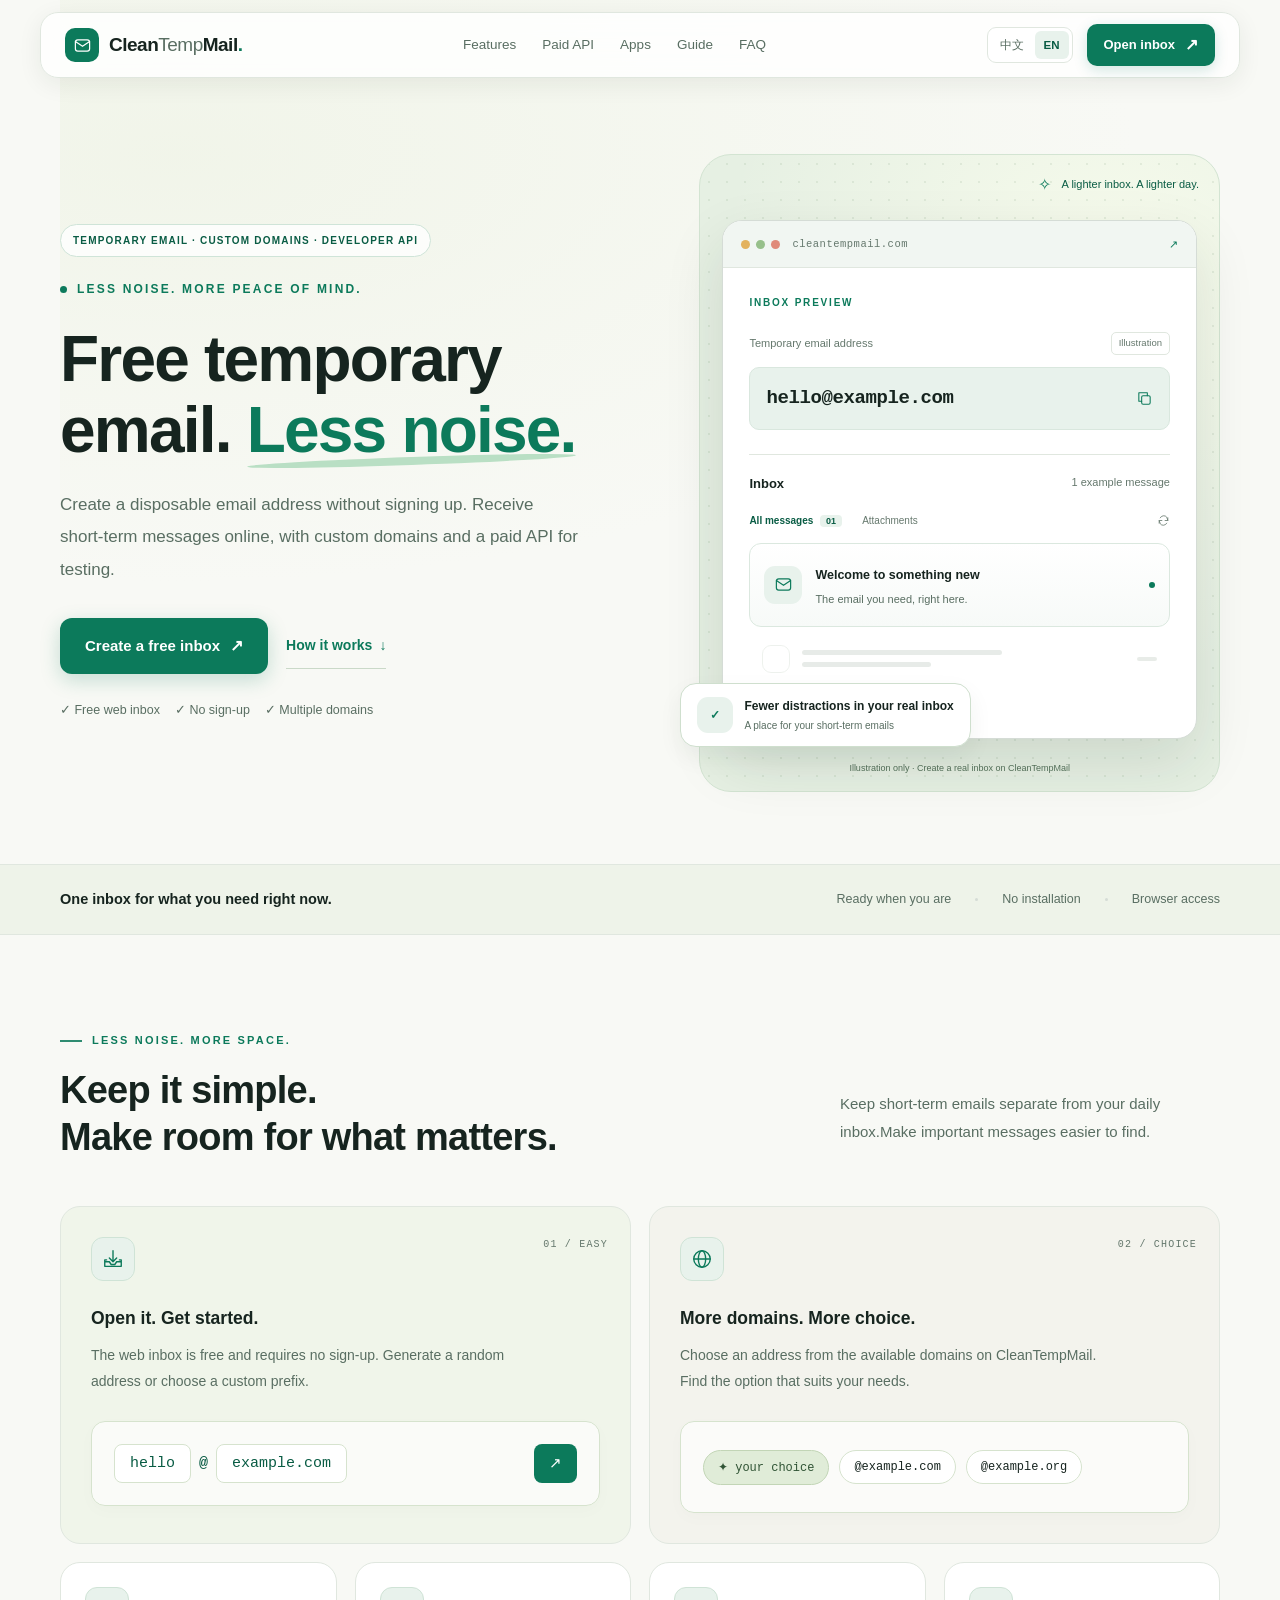
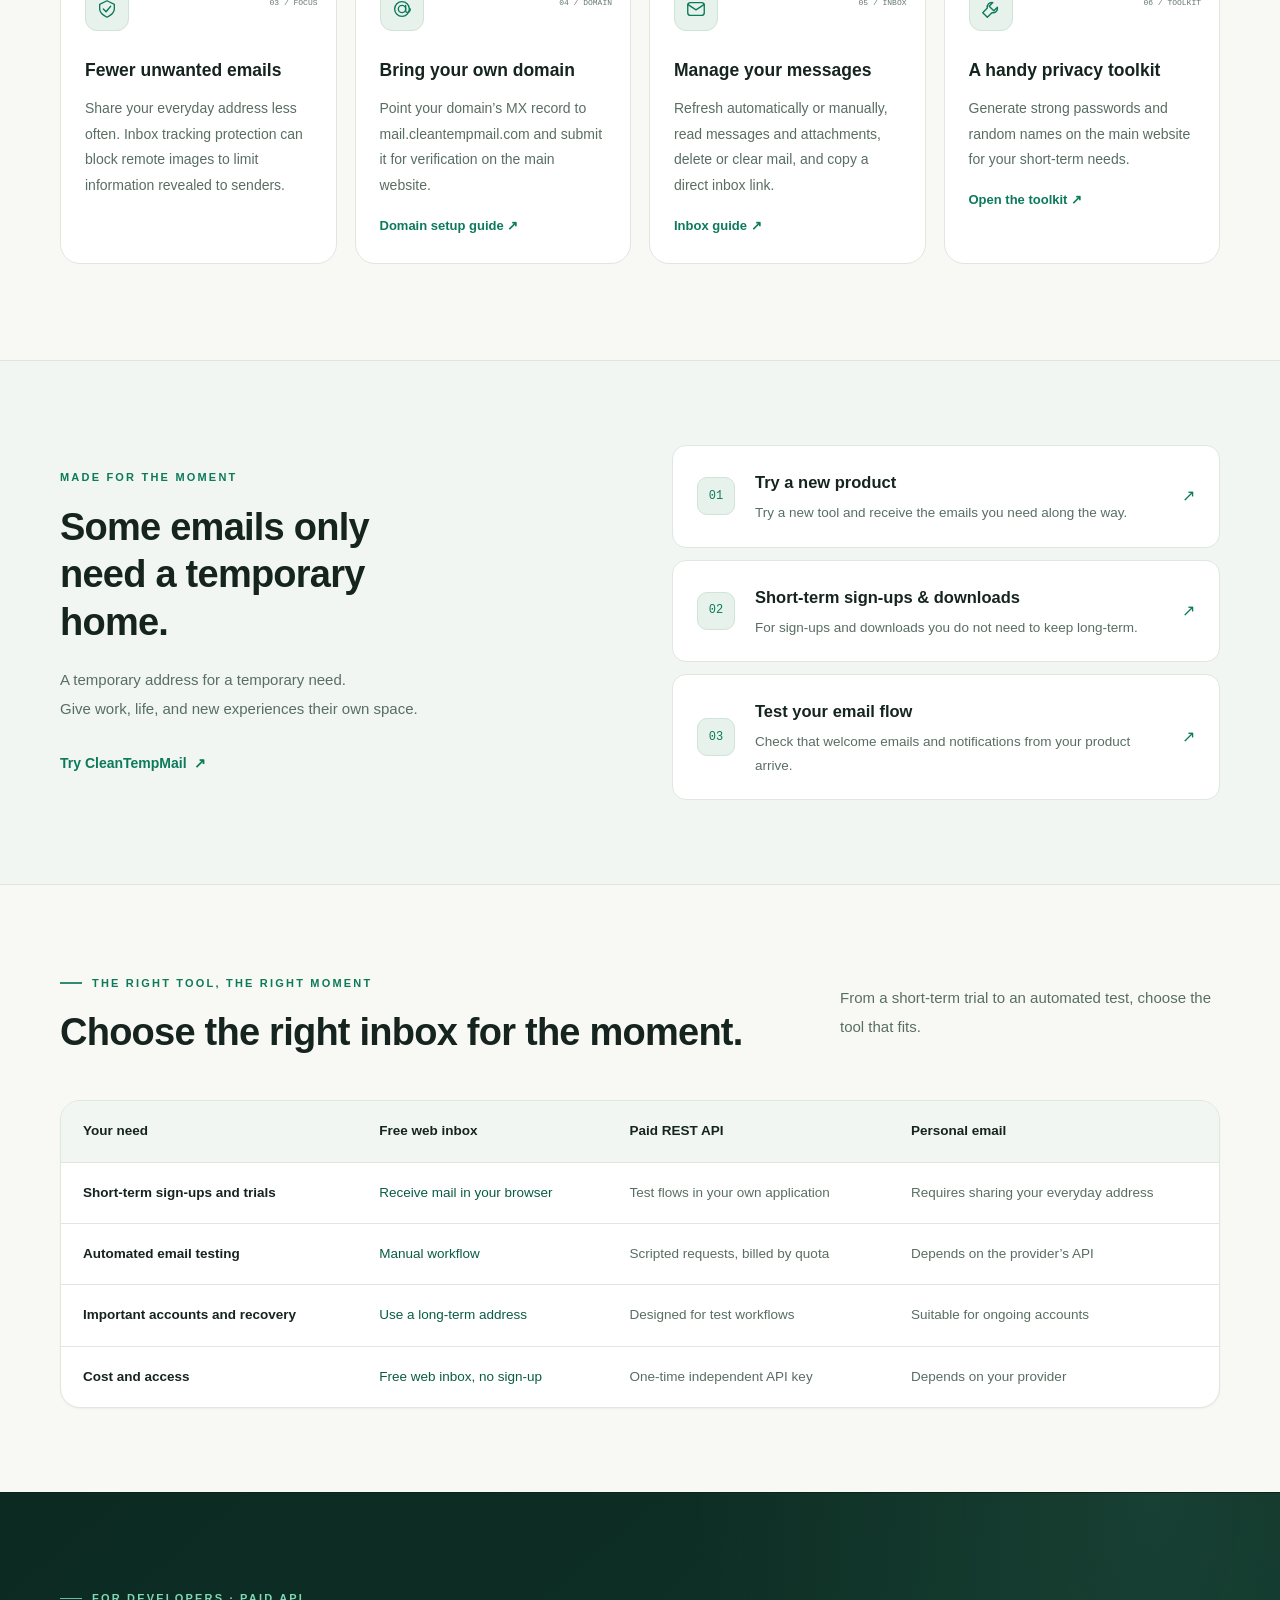
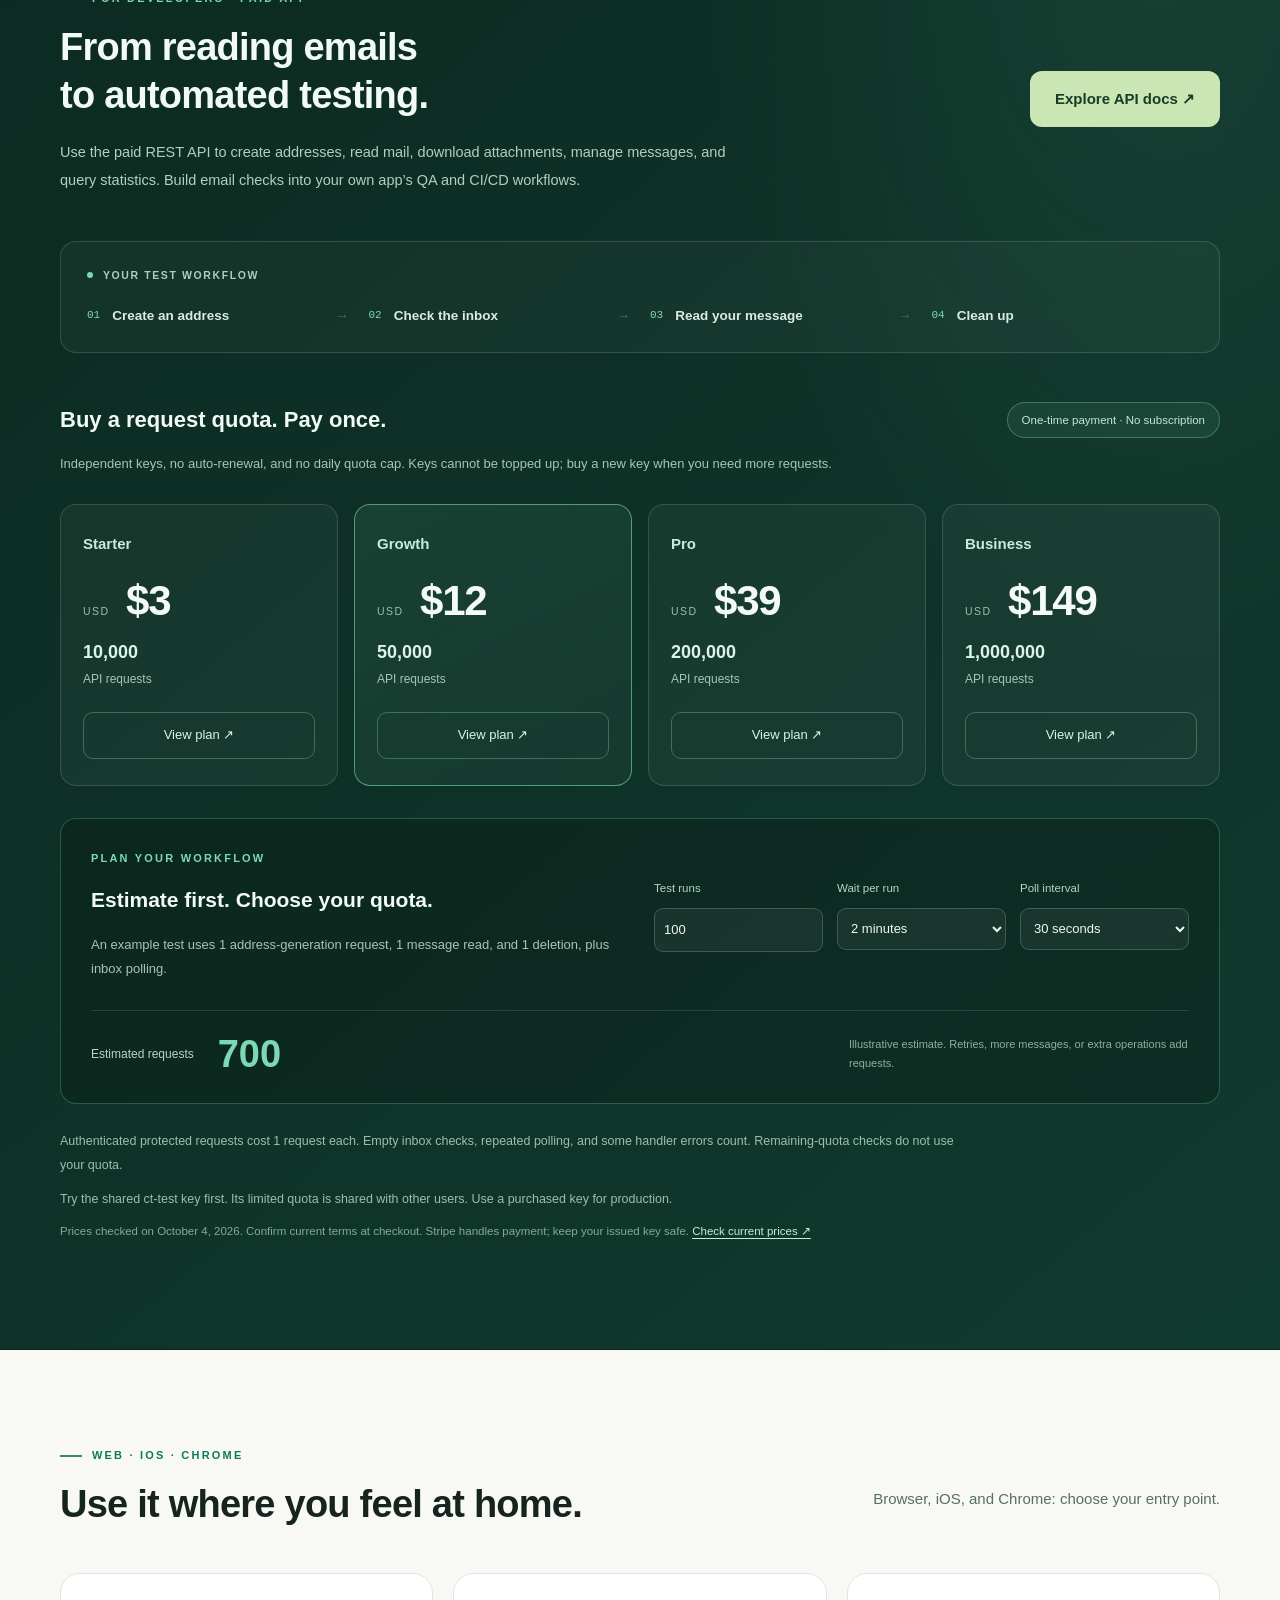
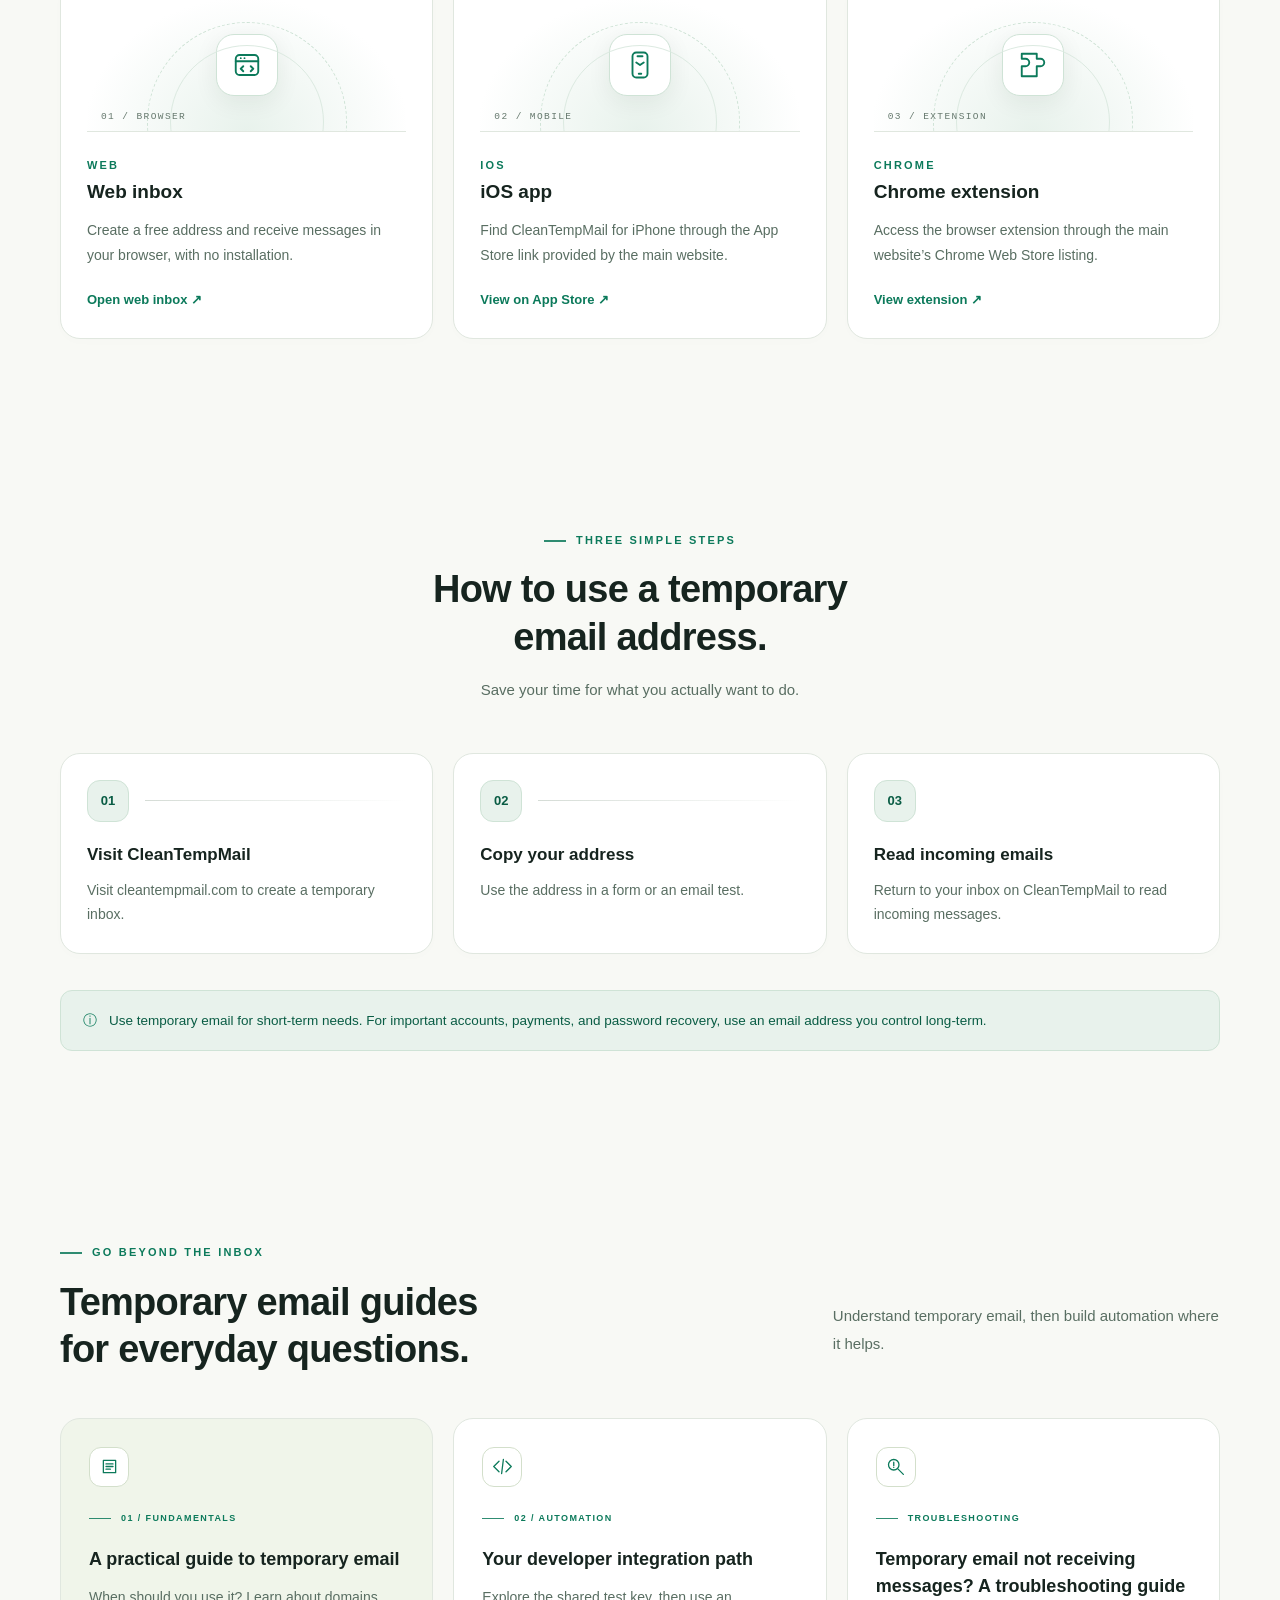
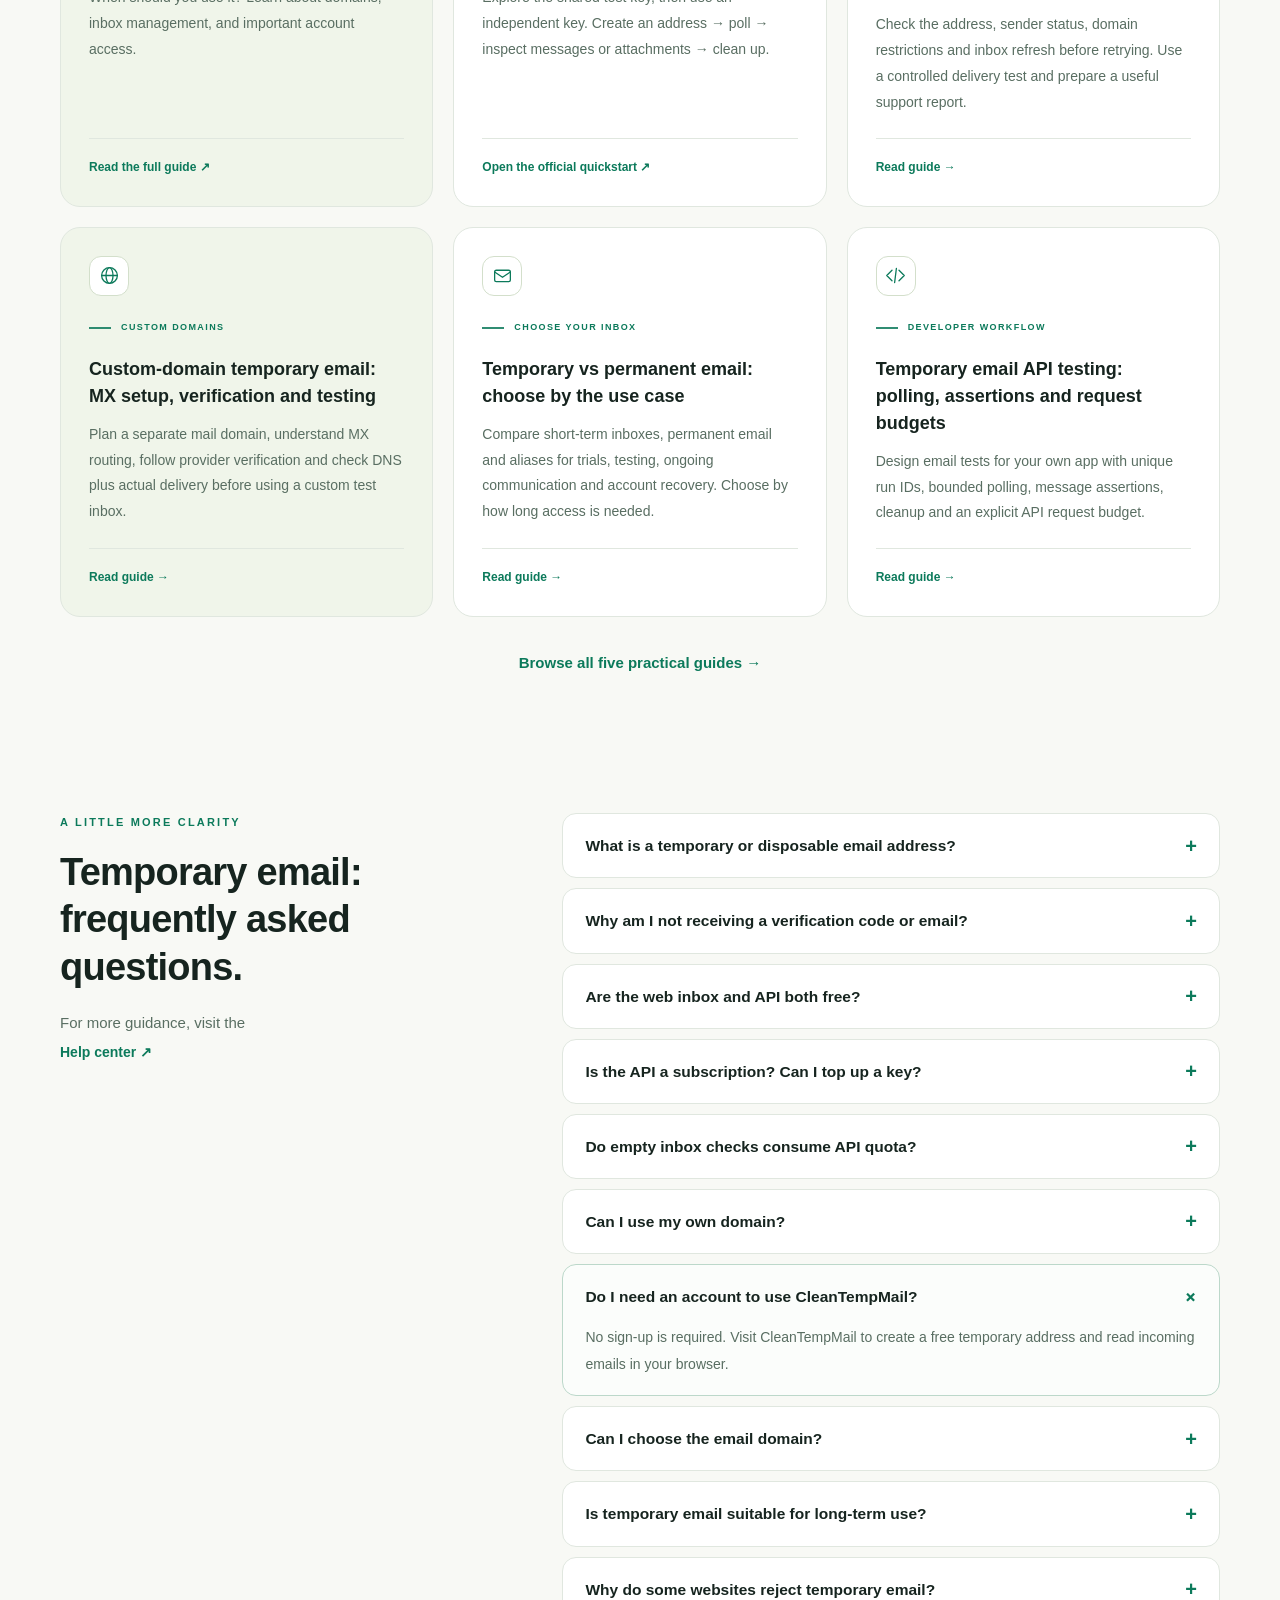
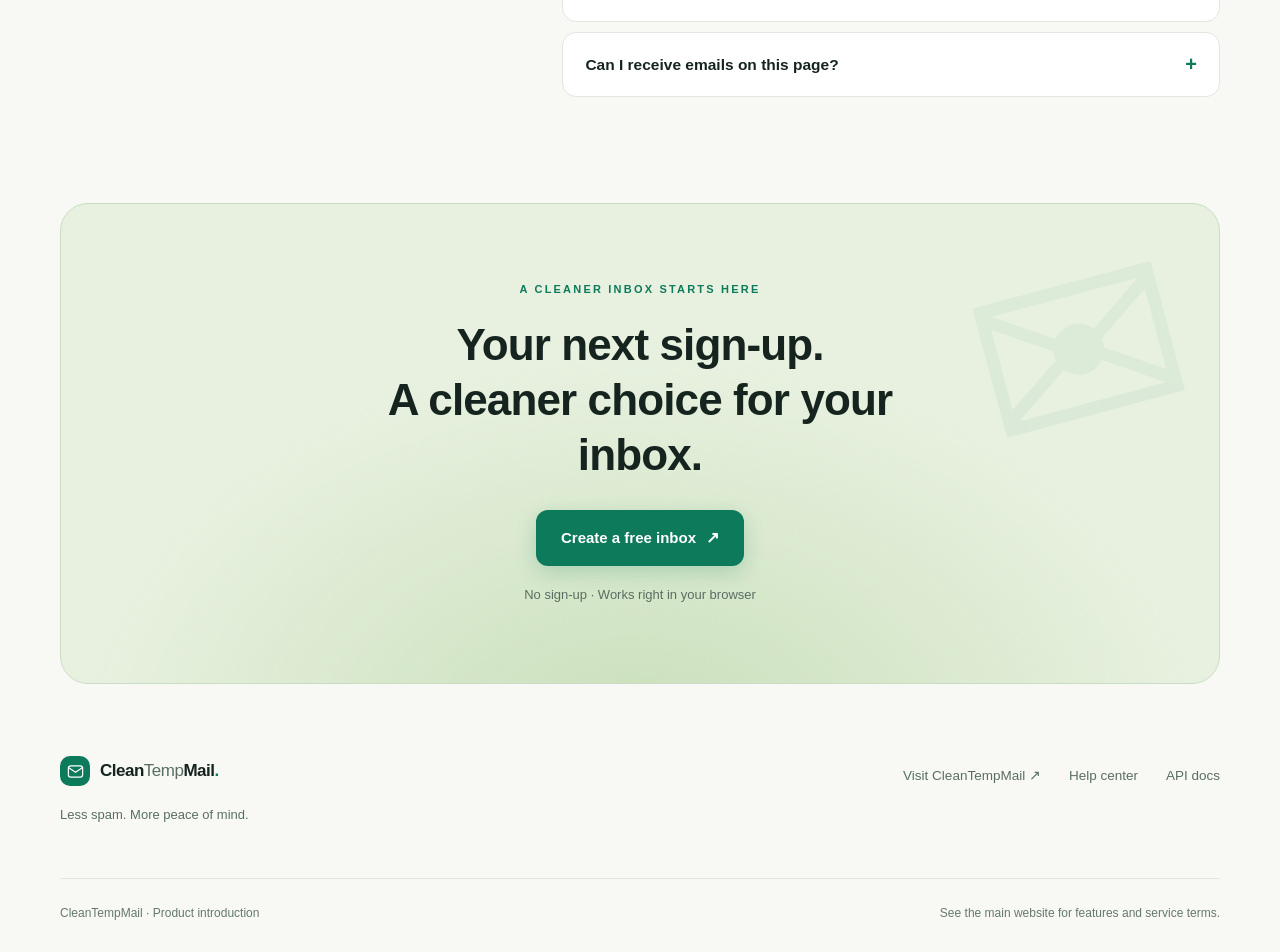
<file: site/en/index.html>
<!DOCTYPE html>
<html lang="en">
<head>
<meta charset="utf-8"><meta name="viewport" content="width=device-width,initial-scale=1">
<meta name="theme-color" content="#f8f9f5">
<title>Free Temporary Email &amp; Disposable Inbox | CleanTempMail</title>
<meta name="description" content="Create a free temporary email address with CleanTempMail, no sign-up needed. Explore disposable inboxes, custom domains, delivery help and paid API testing.">
<meta property="og:type" content="website"><meta property="og:locale" content="en_US"><meta property="og:title" content="Free Temporary Email &amp; Disposable Inbox | CleanTempMail"><meta property="og:description" content="Create a free temporary email address with CleanTempMail, no sign-up needed. Explore disposable inboxes, custom domains, delivery help and paid API testing.">
<link rel="icon" href="../assets/favicon.svg" type="image/svg+xml"><link rel="stylesheet" href="../assets/style.css">
<link rel="canonical" href="https://cleantempmailcom.github.io/cleantempmail-pages/en/">
<link rel="alternate" hreflang="zh-CN" href="https://cleantempmailcom.github.io/cleantempmail-pages/"><link rel="alternate" hreflang="en" href="https://cleantempmailcom.github.io/cleantempmail-pages/en/"><link rel="alternate" hreflang="x-default" href="https://cleantempmailcom.github.io/cleantempmail-pages/">
<meta property="og:url" content="https://cleantempmailcom.github.io/cleantempmail-pages/en/">
<script src="../assets/language.js" defer data-zh="../" data-en="./"></script>
<meta name="robots" content="index,follow,max-image-preview:large">
<meta property="og:site_name" content="CleanTempMail"><meta property="og:image" content="https://cleantempmailcom.github.io/cleantempmail-pages/assets/social.png"><meta property="og:image:width" content="1200"><meta property="og:image:height" content="630"><meta property="og:image:alt" content="CleanTempMail — Free web inbox and paid API">
<meta name="twitter:card" content="summary_large_image"><meta name="twitter:title" content="Free Temporary Email &amp; Disposable Inbox | CleanTempMail"><meta name="twitter:description" content="Create a free temporary email address with CleanTempMail, no sign-up needed. Explore disposable inboxes, custom domains, delivery help and paid API testing."><meta name="twitter:image" content="https://cleantempmailcom.github.io/cleantempmail-pages/assets/social.png">
<script src="../assets/effects.js" defer></script>
<script type="application/ld+json">{"@context": "https://schema.org", "@graph": [{"@type": "WebSite", "@id": "https://cleantempmailcom.github.io/cleantempmail-pages/#website", "name": "CleanTempMail product guide", "url": "https://cleantempmailcom.github.io/cleantempmail-pages/", "inLanguage": ["zh-CN", "en"]}, {"@type": "WebPage", "@id": "https://cleantempmailcom.github.io/cleantempmail-pages/en/#webpage", "url": "https://cleantempmailcom.github.io/cleantempmail-pages/en/", "name": "Free Temporary Email & Disposable Inbox | CleanTempMail", "inLanguage": "en", "isPartOf": {"@id": "https://cleantempmailcom.github.io/cleantempmail-pages/#website"}, "about": {"@type": "SoftwareApplication", "name": "CleanTempMail", "url": "https://cleantempmail.com/", "applicationCategory": "CommunicationApplication", "operatingSystem": "Web, iOS, Chrome", "description": "Free web temporary email with separately paid API access."}, "description": "Create a free temporary email address with CleanTempMail, no sign-up needed. Explore disposable inboxes, custom domains, delivery help and paid API testing."}]}</script>
<meta property="og:locale:alternate" content="zh_CN">
<meta name="twitter:image:alt" content="CleanTempMail — Free web inbox and paid API">
</head>
<body><div class="ambient" aria-hidden="true"><i></i><i></i><i></i></div><div class="reading-progress" aria-hidden="true"></div>
<a class="skip" href="#main">Skip to main content</a>
<header class="header"><div class="wrap nav"><a class="brand" href="#" aria-label="CleanTempMail home"><span class="brand-icon" aria-hidden="true"><svg class="" viewBox="0 0 24 24" fill="none" stroke="currentColor" stroke-width="1.5" stroke-linecap="round" stroke-linejoin="round" aria-hidden="true"><rect x="3" y="5" width="18" height="14" rx="3"/><path d="m3 7 9 6 9-6"/></svg></span>Clean<span>Temp</span>Mail<span class="brand-dot">.</span></a><nav aria-label="Main navigation"><a href="#features">Features</a><a href="#api">Paid API</a><a href="#platforms">Apps</a><a href="#guide">Guide</a><a href="#faq">FAQ</a></nav><div class="nav-actions"><details class="mobile-nav"><summary aria-label="Open navigation"><span></span><span></span></summary><div><a href="#features">Features</a><a href="#api">API</a><a href="#platforms">Apps</a><a href="#guide">Guide</a><a href="#faq">FAQ</a></div></details><div class="language-switch" role="group" aria-label="Choose language"><a href="../" lang="zh-CN" hreflang="zh-CN">中文</a><a href="./" lang="en" hreflang="en" aria-current="page">EN</a></div><a class="button small" href="https://cleantempmail.com/">Open inbox <span aria-hidden="true">↗</span></a></div></div></header>
<main id="main">
<section class="hero wrap"><div class="hero-copy"><div class="hero-product-label">TEMPORARY EMAIL · CUSTOM DOMAINS · DEVELOPER API</div><div class="eyebrow"><span class="status-dot"></span> Less noise. More peace of mind.</div><h1>Free temporary<br>email. <span class="accent">Less noise.</span></h1><p class="lead">Create a disposable email address without signing up.<br class="desktop"> Receive short-term messages online, with custom domains and a paid API for testing.</p><div class="hero-actions"><a class="button" href="https://cleantempmail.com/">Create a free inbox <span aria-hidden="true">↗</span></a><a class="text-link" href="#how">How it works <span aria-hidden="true">↓</span></a></div><div class="hero-checks"><span>✓ Free web inbox</span><span>✓ No sign-up</span><span>✓ Multiple domains</span></div></div>
<div class="hero-art"><div class="orbital-spark spark-one"></div><div class="orbital-spark spark-two"></div><div class="orbit orbit-one"></div><div class="orbit orbit-two"></div><div class="floating-pill top-pill"><span aria-hidden="true">✧</span> A lighter inbox. A lighter day.</div><div class="mail-card"><div class="mock-top"><span class="window-dots"><i></i><i></i><i></i></span><span class="mock-url">cleantempmail.com</span><span>Your temporary inbox</span><span aria-hidden="true">↗</span></div><div class="mock-body"><div class="inbox-overline">INBOX PREVIEW</div><div class="mock-label">Temporary email address <span>Illustration</span></div><div class="mock-address">hello@example.com <span aria-hidden="true"><svg class="" viewBox="0 0 24 24" fill="none" stroke="currentColor" stroke-width="1.5" stroke-linecap="round" stroke-linejoin="round" aria-hidden="true"><rect x="8" y="8" width="12" height="12" rx="2"/><path d="M16 8V4H4v12h4"/></svg></span></div><div class="mock-divider"></div><div class="inbox-title">Inbox <span>1 example message</span></div><div class="mock-tabs"><span>All messages <b>01</b></span><span>Attachments</span><svg class="" viewBox="0 0 24 24" fill="none" stroke="currentColor" stroke-width="1.5" stroke-linecap="round" stroke-linejoin="round" aria-hidden="true"><path d="M20 7v5h-5M4 17v-5h5"/><path d="M6 7a7 7 0 0 1 12-1l2 6M4 12l2 6a7 7 0 0 0 12-1"/></svg></div><div class="message"><div class="message-icon" aria-hidden="true"><svg class="" viewBox="0 0 24 24" fill="none" stroke="currentColor" stroke-width="1.5" stroke-linecap="round" stroke-linejoin="round" aria-hidden="true"><rect x="3" y="5" width="18" height="14" rx="3"/><path d="m3 7 9 6 9-6"/></svg></div><div><strong>Welcome to something new</strong><p>The email you need, right here.</p></div><span class="message-dot"></span></div><div class="mock-empty" aria-hidden="true"><i></i><div><i></i><i></i></div><i></i></div><div class="mock-bottom"><span class="status-dot"></span> Simple, clean, and ready when you need it</div></div></div><div class="floating-pill bottom-pill"><span class="shield" aria-hidden="true">✓</span><div><strong>Fewer distractions in your real inbox</strong><small>A place for your short-term emails</small></div></div><div class="art-caption">Illustration only · Create a real inbox on CleanTempMail</div></div></section>
<div class="benefit-strip"><div class="wrap"><span>One inbox for what you need right now.</span><div><span>Ready when you are</span><i></i><span>No installation</span><i></i><span>Browser access</span></div></div></div>
<section id="features" class="section wrap"><div class="section-heading"><div><div class="eyebrow">LESS NOISE. MORE SPACE.</div><h2>Keep it simple.<br>Make room for what matters.</h2></div><p>Keep short-term emails separate from your daily inbox.<br>Make important messages easier to find.</p></div><div class="features"><article class="feature feature-showcase"><span class="feature-icon" aria-hidden="true"><svg class="" viewBox="0 0 24 24" fill="none" stroke="currentColor" stroke-width="1.5" stroke-linecap="round" stroke-linejoin="round" aria-hidden="true"><path d="M12 3v12m-4-4 4 4 4-4"/><path d="M5 13H3v7h18v-7h-2M3 15h5l2 3h4l2-3h5"/></svg></span><span class="card-number">01 / EASY</span><h3>Open it. Get started.</h3><p>The web inbox is free and requires no sign-up. Generate a random address or choose a custom prefix.</p><div class="feature-visual" aria-hidden="true"><div class="feature-address"><span>hello</span><b>@</b><span>example.com</span><span>↗</span></div></div></article><article class="feature feature-showcase"><span class="feature-icon" aria-hidden="true"><svg class="" viewBox="0 0 24 24" fill="none" stroke="currentColor" stroke-width="1.5" stroke-linecap="round" stroke-linejoin="round" aria-hidden="true"><circle cx="12" cy="12" r="9"/><ellipse cx="12" cy="12" rx="4" ry="9"/><path d="M3 12h18"/></svg></span><span class="card-number">02 / CHOICE</span><h3>More domains. More choice.</h3><p>Choose an address from the available domains on CleanTempMail. Find the option that suits your needs.</p><div class="feature-visual" aria-hidden="true"><div class="feature-domains"><span>✦ your choice</span><span>@example.com</span><span>@example.org</span></div></div></article><article class="feature"><span class="feature-icon" aria-hidden="true"><svg class="" viewBox="0 0 24 24" fill="none" stroke="currentColor" stroke-width="1.5" stroke-linecap="round" stroke-linejoin="round" aria-hidden="true"><path d="m12 3 8 4v5c0 5-8 9-8 9s-8-4-8-9V7l8-4Z"/><path d="m8 12 3 3 5-6"/></svg></span><span class="card-number">03 / FOCUS</span><h3>Fewer unwanted emails</h3><p>Share your everyday address less often. Inbox tracking protection can block remote images to limit information revealed to senders.</p></article><article class="feature"><span class="feature-icon" aria-hidden="true"><svg class="" viewBox="0 0 24 24" fill="none" stroke="currentColor" stroke-width="1.5" stroke-linecap="round" stroke-linejoin="round" aria-hidden="true"><circle cx="12" cy="12" r="8"/><path d="M16 8v6c0 3 5 2 5-2"/><circle cx="12" cy="12" r="4"/></svg></span><span class="card-number">04 / DOMAIN</span><h3>Bring your own domain</h3><p>Point your domain’s MX record to mail.cleantempmail.com and submit it for verification on the main website.</p><a class="text-link feature-link" href="https://cleantempmail.com/help#help-step-4">Domain setup guide ↗</a></article><article class="feature"><span class="feature-icon" aria-hidden="true"><svg class="" viewBox="0 0 24 24" fill="none" stroke="currentColor" stroke-width="1.5" stroke-linecap="round" stroke-linejoin="round" aria-hidden="true"><rect x="3" y="5" width="18" height="14" rx="3"/><path d="m3 7 9 6 9-6"/></svg></span><span class="card-number">05 / INBOX</span><h3>Manage your messages</h3><p>Refresh automatically or manually, read messages and attachments, delete or clear mail, and copy a direct inbox link.</p><a class="text-link feature-link" href="https://cleantempmail.com/help#help-step-2">Inbox guide ↗</a></article><article class="feature"><span class="feature-icon" aria-hidden="true"><svg class="" viewBox="0 0 24 24" fill="none" stroke="currentColor" stroke-width="1.5" stroke-linecap="round" stroke-linejoin="round" aria-hidden="true"><path d="M14 5a5 5 0 0 0-6 6L3 16l5 5 5-5a5 5 0 0 0 6-6l-4 4-5-5 4-4Z"/></svg></span><span class="card-number">06 / TOOLKIT</span><h3>A handy privacy toolkit</h3><p>Generate strong passwords and random names on the main website for your short-term needs.</p><a class="text-link feature-link" href="https://cleantempmail.com/">Open the toolkit ↗</a></article></div></section>
<section class="use-section"><div class="wrap use-grid"><div><div class="eyebrow">MADE FOR THE MOMENT</div><h2>Some emails only<br>need a temporary home.</h2><p class="section-description">A temporary address for a temporary need.<br>Give work, life, and new experiences their own space.</p><a class="text-link" href="https://cleantempmail.com/">Try CleanTempMail <span aria-hidden="true">↗</span></a></div><div class="use-list"><article><span class="use-number">01</span><div><h3>Try a new product</h3><p>Try a new tool and receive the emails you need along the way.</p></div><span aria-hidden="true">↗</span></article><article><span class="use-number">02</span><div><h3>Short-term sign-ups &amp; downloads</h3><p>For sign-ups and downloads you do not need to keep long-term.</p></div><span aria-hidden="true">↗</span></article><article><span class="use-number">03</span><div><h3>Test your email flow</h3><p>Check that welcome emails and notifications from your product arrive.</p></div><span aria-hidden="true">↗</span></article></div></div></section>
<section class="section wrap comparison-section"><div class="section-heading"><div><div class="eyebrow">THE RIGHT TOOL, THE RIGHT MOMENT</div><h2>Choose the right inbox for the moment.</h2></div><p>From a short-term trial to an automated test, choose the tool that fits.</p></div><div class="table-scroll" tabindex="0" role="region" aria-label="Compare email options"><table><caption class="sr-only">Choose the right inbox for the moment.</caption><thead><tr><th scope="col">Your need</th><th scope="col">Free web inbox</th><th scope="col">Paid REST API</th><th scope="col">Personal email</th></tr></thead><tbody><tr><th scope="row">Short-term sign-ups and trials</th><td>Receive mail in your browser</td><td>Test flows in your own application</td><td>Requires sharing your everyday address</td></tr><tr><th scope="row">Automated email testing</th><td>Manual workflow</td><td>Scripted requests, billed by quota</td><td>Depends on the provider’s API</td></tr><tr><th scope="row">Important accounts and recovery</th><td>Use a long-term address</td><td>Designed for test workflows</td><td>Suitable for ongoing accounts</td></tr><tr><th scope="row">Cost and access</th><td>Free web inbox, no sign-up</td><td>One-time independent API key</td><td>Depends on your provider</td></tr></tbody></table></div></section>
<section id="api" class="api-section"><div class="wrap"><div class="api-heading"><div><div class="eyebrow">FOR DEVELOPERS · PAID API</div><h2>From reading emails<br>to automated testing.</h2><p>Use the paid REST API to create addresses, read mail, download attachments, manage messages, and query statistics. Build email checks into your own app’s QA and CI/CD workflows.</p></div><a class="button" href="https://cleantempmail.com/api#api-reference">Explore API docs ↗</a></div><div class="api-workflow"><div class="workflow-label"><span class="status-dot"></span>YOUR TEST WORKFLOW</div><ol><li><span>01</span><strong>Create an address</strong><b aria-hidden="true">→</b></li><li><span>02</span><strong>Check the inbox</strong><b aria-hidden="true">→</b></li><li><span>03</span><strong>Read your message</strong><b aria-hidden="true">→</b></li><li><span>04</span><strong>Clean up</strong><b aria-hidden="true">→</b></li></ol></div><div class="pricing-heading"><h3>Buy a request quota. Pay once.</h3><span class="api-badge">One-time payment · No subscription</span></div><p class="api-description">Independent keys, no auto-renewal, and no daily quota cap. Keys cannot be topped up; buy a new key when you need more requests.</p><div class="plan-grid"><article class="plan-card"><h3>Starter</h3><div class="plan-price"><span>USD</span> $3</div><p class="plan-quota"><strong>10,000</strong> API requests</p><a class="plan-link" href="https://cleantempmail.com/api#api-plan-starter">View plan ↗</a></article><article class="plan-card"><h3>Growth</h3><div class="plan-price"><span>USD</span> $12</div><p class="plan-quota"><strong>50,000</strong> API requests</p><a class="plan-link" href="https://cleantempmail.com/api#api-plan-growth">View plan ↗</a></article><article class="plan-card"><h3>Pro</h3><div class="plan-price"><span>USD</span> $39</div><p class="plan-quota"><strong>200,000</strong> API requests</p><a class="plan-link" href="https://cleantempmail.com/api#api-plan-pro">View plan ↗</a></article><article class="plan-card"><h3>Business</h3><div class="plan-price"><span>USD</span> $149</div><p class="plan-quota"><strong>1,000,000</strong> API requests</p><a class="plan-link" href="https://cleantempmail.com/api#api-plan-business">View plan ↗</a></article></div><div class="quota-estimator"><div><div class="eyebrow">PLAN YOUR WORKFLOW</div><h3>Estimate first. Choose your quota.</h3><p>An example test uses 1 address-generation request, 1 message read, and 1 deletion, plus inbox polling.</p></div><form class="quota-form"><label for="runs">Test runs<input id="runs" type="number" min="1" max="10000" step="1" value="100" inputmode="numeric"></label><label for="window">Wait per run<select id="window"><option value="60">1 minute</option><option value="120" selected>2 minutes</option><option value="300">5 minutes</option></select></label><label for="interval">Poll interval<select id="interval"><option value="10">10 seconds</option><option value="30" selected>30 seconds</option><option value="60">60 seconds</option></select></label></form><div class="estimate-output"><span>Estimated requests</span><output id="quota-result" for="runs window interval" aria-live="polite">700</output><small>Illustrative estimate. Retries, more messages, or extra operations add requests.</small></div></div><div class="api-notes"><p>Authenticated protected requests cost 1 request each. Empty inbox checks, repeated polling, and some handler errors count. Remaining-quota checks do not use your quota.</p><p>Try the shared ct-test key first. Its limited quota is shared with other users. Use a purchased key for production.</p><p class="price-date">Prices checked on October 4, 2026. Confirm current terms at checkout. Stripe handles payment; keep your issued key safe. <a href="https://cleantempmail.com/api#api-plans">Check current prices ↗</a></p></div></div></section>
<section id="platforms" class="section wrap"><div class="section-heading"><div><div class="eyebrow">WEB · iOS · CHROME</div><h2>Use it where you feel at home.</h2></div><p>Browser, iOS, and Chrome: choose your entry point.</p></div><div class="platform-grid"><article class="platform-card"><div class="platform-visual" aria-hidden="true"><div class="platform-orbit"></div><span><svg class="" viewBox="0 0 24 24" fill="none" stroke="currentColor" stroke-width="1.5" stroke-linecap="round" stroke-linejoin="round" aria-hidden="true"><rect x="3" y="4" width="18" height="16" rx="3"/><path d="M3 9h18M7 6.5h.01M10 6.5h.01M9 13l-2 2 2 2m6-4 2 2-2 2"/></svg></span><i>01 / BROWSER</i></div><span class="eyebrow">WEB</span><h3>Web inbox</h3><p>Create a free address and receive messages in your browser, with no installation.</p><a class="text-link" href="https://cleantempmail.com/">Open web inbox ↗</a></article><article class="platform-card"><div class="platform-visual" aria-hidden="true"><div class="platform-orbit"></div><span><svg class="" viewBox="0 0 24 24" fill="none" stroke="currentColor" stroke-width="1.5" stroke-linecap="round" stroke-linejoin="round" aria-hidden="true"><rect x="6" y="2" width="12" height="20" rx="3"/><path d="M10 5h4M11 19h2"/><path d="m9 10 3 2 3-2"/></svg></span><i>02 / MOBILE</i></div><span class="eyebrow">iOS</span><h3>iOS app</h3><p>Find CleanTempMail for iPhone through the App Store link provided by the main website.</p><a class="text-link" href="https://apps.apple.com/app/cleantempmail/id6804115132">View on App Store ↗</a></article><article class="platform-card"><div class="platform-visual" aria-hidden="true"><div class="platform-orbit"></div><span><svg class="" viewBox="0 0 24 24" fill="none" stroke="currentColor" stroke-width="1.5" stroke-linecap="round" stroke-linejoin="round" aria-hidden="true"><path d="M9 3h6v4h3a3 3 0 1 1 0 6h-3v8H3v-8h3a3 3 0 1 0 0-6H3V3h6Z"/></svg></span><i>03 / EXTENSION</i></div><span class="eyebrow">CHROME</span><h3>Chrome extension</h3><p>Access the browser extension through the main website’s Chrome Web Store listing.</p><a class="text-link" href="https://chrome.google.com/webstore/detail/ckdnbgkaiffdkkgfplbbicegcbakimdg">View extension ↗</a></article></div></section>
<section id="how" class="section wrap"><div class="center-heading"><div class="eyebrow">THREE SIMPLE STEPS</div><h2>How to use a temporary email address.</h2><p>Save your time for what you actually want to do.</p></div><div class="steps"><article><div class="step-top"><span>01</span><div></div></div><h3>Visit CleanTempMail</h3><p>Visit cleantempmail.com to create a temporary inbox.</p></article><article><div class="step-top"><span>02</span><div></div></div><h3>Copy your address</h3><p>Use the address in a form or an email test.</p></article><article><div class="step-top"><span>03</span></div><h3>Read incoming emails</h3><p>Return to your inbox on CleanTempMail to read incoming messages.</p></article></div><div class="usage-note"><span aria-hidden="true">ⓘ</span> Use temporary email for short-term needs. For important accounts, payments, and password recovery, use an email address you control long-term.</div></section>
<section id="guide" class="section wrap guide-section"><div class="section-heading"><div><div class="eyebrow">GO BEYOND THE INBOX</div><h2>Temporary email guides for everyday questions.</h2></div><p>Understand temporary email, then build automation where it helps.</p></div><div class="guide-grid"><article class="guide-card"><span class="guide-icon" aria-hidden="true"><svg viewBox="0 0 24 24" fill="none" stroke="currentColor" stroke-width="1.5" stroke-linecap="round" stroke-linejoin="round"><path d="M5 5h14v14H5zM8 9h8M8 12h8M8 15h5"/></svg></span><div class="eyebrow">01 / FUNDAMENTALS</div><h3>A practical guide to temporary email</h3><p>When should you use it? Learn about domains, inbox management, and important account access.</p><a class="text-link" href="./guide/temporary-email.html">Read the full guide ↗</a></article><article class="guide-card"><span class="guide-icon" aria-hidden="true"><svg viewBox="0 0 24 24" fill="none" stroke="currentColor" stroke-width="1.5" stroke-linecap="round" stroke-linejoin="round"><path d="m8 6-6 6 6 6m8-12 6 6-6 6m-3-14-2 16"/></svg></span><div class="eyebrow">02 / AUTOMATION</div><h3>Your developer integration path</h3><p>Explore the shared test key, then use an independent key. Create an address → poll → inspect messages or attachments → clean up.</p><a class="text-link" href="https://cleantempmail.com/api#api-quickstart">Open the official quickstart ↗</a></article><article class="guide-card"><span class="guide-icon" aria-hidden="true"><svg viewBox="0 0 24 24" fill="none" stroke="currentColor" stroke-width="1.5" stroke-linecap="round" stroke-linejoin="round"><circle cx="10" cy="10" r="6"/><path d="m15 15 6 6M10 7v4m0 2v.1"/></svg></span><div class="eyebrow">TROUBLESHOOTING</div><h3><a href="./guide/email-not-received.html">Temporary email not receiving messages? A troubleshooting guide</a></h3><p>Check the address, sender status, domain restrictions and inbox refresh before retrying. Use a controlled delivery test and prepare a useful support report.</p><a class="text-link" href="./guide/email-not-received.html">Read guide →</a></article><article class="guide-card"><span class="guide-icon" aria-hidden="true"><svg viewBox="0 0 24 24" fill="none" stroke="currentColor" stroke-width="1.5" stroke-linecap="round" stroke-linejoin="round"><circle cx="12" cy="12" r="9"/><ellipse cx="12" cy="12" rx="4" ry="9"/><path d="M3 12h18"/></svg></span><div class="eyebrow">CUSTOM DOMAINS</div><h3><a href="./guide/custom-domain-email.html">Custom-domain temporary email: MX setup, verification and testing</a></h3><p>Plan a separate mail domain, understand MX routing, follow provider verification and check DNS plus actual delivery before using a custom test inbox.</p><a class="text-link" href="./guide/custom-domain-email.html">Read guide →</a></article><article class="guide-card"><span class="guide-icon" aria-hidden="true"><svg viewBox="0 0 24 24" fill="none" stroke="currentColor" stroke-width="1.5" stroke-linecap="round" stroke-linejoin="round"><rect x="3" y="6" width="18" height="13" rx="2"/><path d="m3 8 9 6 9-6"/></svg></span><div class="eyebrow">CHOOSE YOUR INBOX</div><h3><a href="./guide/temporary-vs-permanent-email.html">Temporary vs permanent email: choose by the use case</a></h3><p>Compare short-term inboxes, permanent email and aliases for trials, testing, ongoing communication and account recovery. Choose by how long access is needed.</p><a class="text-link" href="./guide/temporary-vs-permanent-email.html">Read guide →</a></article><article class="guide-card"><span class="guide-icon" aria-hidden="true"><svg viewBox="0 0 24 24" fill="none" stroke="currentColor" stroke-width="1.5" stroke-linecap="round" stroke-linejoin="round"><path d="m8 6-6 6 6 6m8-12 6 6-6 6m-3-14-2 16"/></svg></span><div class="eyebrow">DEVELOPER WORKFLOW</div><h3><a href="./guide/email-testing-api.html">Temporary email API testing: polling, assertions and request budgets</a></h3><p>Design email tests for your own app with unique run IDs, bounded polling, message assertions, cleanup and an explicit API request budget.</p><a class="text-link" href="./guide/email-testing-api.html">Read guide →</a></article></div><p class="guide-center-link"><a class="text-link" href="./guide/">Browse all five practical guides →</a></p></section>
<section id="faq" class="faq-section wrap"><div><div class="eyebrow">A LITTLE MORE CLARITY</div><h2>Temporary email: frequently asked questions.</h2><p>For more guidance, visit the<br><a class="text-link" href="https://cleantempmail.com/help">Help center ↗</a></p></div><div class="faq-list"><details><summary>What is a temporary or disposable email address?<span aria-hidden="true">+</span></summary><p>A temporary email address gives short-term messages a separate inbox. It can be useful for permitted one-off downloads, product trials and testing your own app. Start with the <a href="./guide/temporary-email.html">temporary email usage guide</a> to learn how to receive and manage messages.</p></details><details><summary>Why am I not receiving a verification code or email?<span aria-hidden="true">+</span></summary><p>Check that the full address matches the inbox you are viewing and that the sender actually sent the message. Refresh the inbox, follow the sender’s retry guidance and check for address restrictions. The <a href="./guide/email-not-received.html">missing email troubleshooting guide</a> walks through each stage.</p></details><details><summary>Are the web inbox and API both free?<span aria-hidden="true">+</span></summary><p>The web inbox is free. Independent API keys are paid, with a fixed request quota. A limited shared test key is available for evaluation.</p></details><details><summary>Is the API a subscription? Can I top up a key?<span aria-hidden="true">+</span></summary><p>No subscription or auto-renewal. Each purchase issues an independent key. Existing keys cannot be topped up; purchase a new key for more requests.</p></details><details><summary>Do empty inbox checks consume API quota?<span aria-hidden="true">+</span></summary><p>Yes. Protected requests count after authentication, including empty results, repeated polling, and some handler errors. Public domain listing and quota checks do not count. See <a href="./guide/email-testing-api.html#budget">API polling and request budgets</a> for a worked example.</p></details><details><summary>Can I use my own domain?<span aria-hidden="true">+</span></summary><p>Yes. Follow the main website’s MX setup instructions and submit your domain for verification. The <a href="./guide/custom-domain-email.html">custom domain email guide</a> explains how to plan the setup and check delivery.</p></details><details open><summary>Do I need an account to use CleanTempMail?<span aria-hidden="true">+</span></summary><p>No sign-up is required. Visit CleanTempMail to create a free temporary address and read incoming emails in your browser.</p></details><details><summary>Can I choose the email domain?<span aria-hidden="true">+</span></summary><p>Yes. CleanTempMail offers multiple domains. Check the main website for the current selection and availability.</p></details><details><summary>Is temporary email suitable for long-term use?<span aria-hidden="true">+</span></summary><p>Temporary email is best suited to short-term trials and testing. Use a personal email address you control long-term for ongoing accounts, important information, and password recovery. Compare <a href="./guide/temporary-vs-permanent-email.html">temporary email, permanent email and aliases</a> by use case.</p></details><details><summary>Why do some websites reject temporary email?<span aria-hidden="true">+</span></summary><p>Each website has its own email validation rules, and some services restrict temporary addresses. Please follow the rules of the service you use.</p></details><details><summary>Can I receive emails on this page?<span aria-hidden="true">+</span></summary><p>This is a product introduction page. Select “Create a free inbox” to visit CleanTempMail and use the actual email service.</p></details></div></section>
<section class="cta wrap"><div class="cta-decoration" aria-hidden="true">✉</div><div class="eyebrow">A CLEANER INBOX STARTS HERE</div><h2>Your next sign-up.<br>A cleaner choice for your inbox.</h2><a class="button" href="https://cleantempmail.com/">Create a free inbox <span aria-hidden="true">↗</span></a><p>No sign-up · Works right in your browser</p></section>
</main>
<a class="back-top" href="#main" aria-label="Back to top">↑</a><footer class="wrap footer"><div><a class="brand" href="https://cleantempmail.com/"><span class="brand-icon" aria-hidden="true"><svg class="" viewBox="0 0 24 24" fill="none" stroke="currentColor" stroke-width="1.5" stroke-linecap="round" stroke-linejoin="round" aria-hidden="true"><rect x="3" y="5" width="18" height="14" rx="3"/><path d="m3 7 9 6 9-6"/></svg></span>Clean<span>Temp</span>Mail<span class="brand-dot">.</span></a><p>Less spam. More peace of mind.</p></div><div class="footer-links"><a href="https://cleantempmail.com/">Visit CleanTempMail ↗</a><a href="https://cleantempmail.com/help">Help center</a><a href="https://cleantempmail.com/api">API docs</a></div><div class="footer-bottom"><span>CleanTempMail · Product introduction</span><span>See the main website for features and service terms.</span></div></footer>
</body></html>
</file>
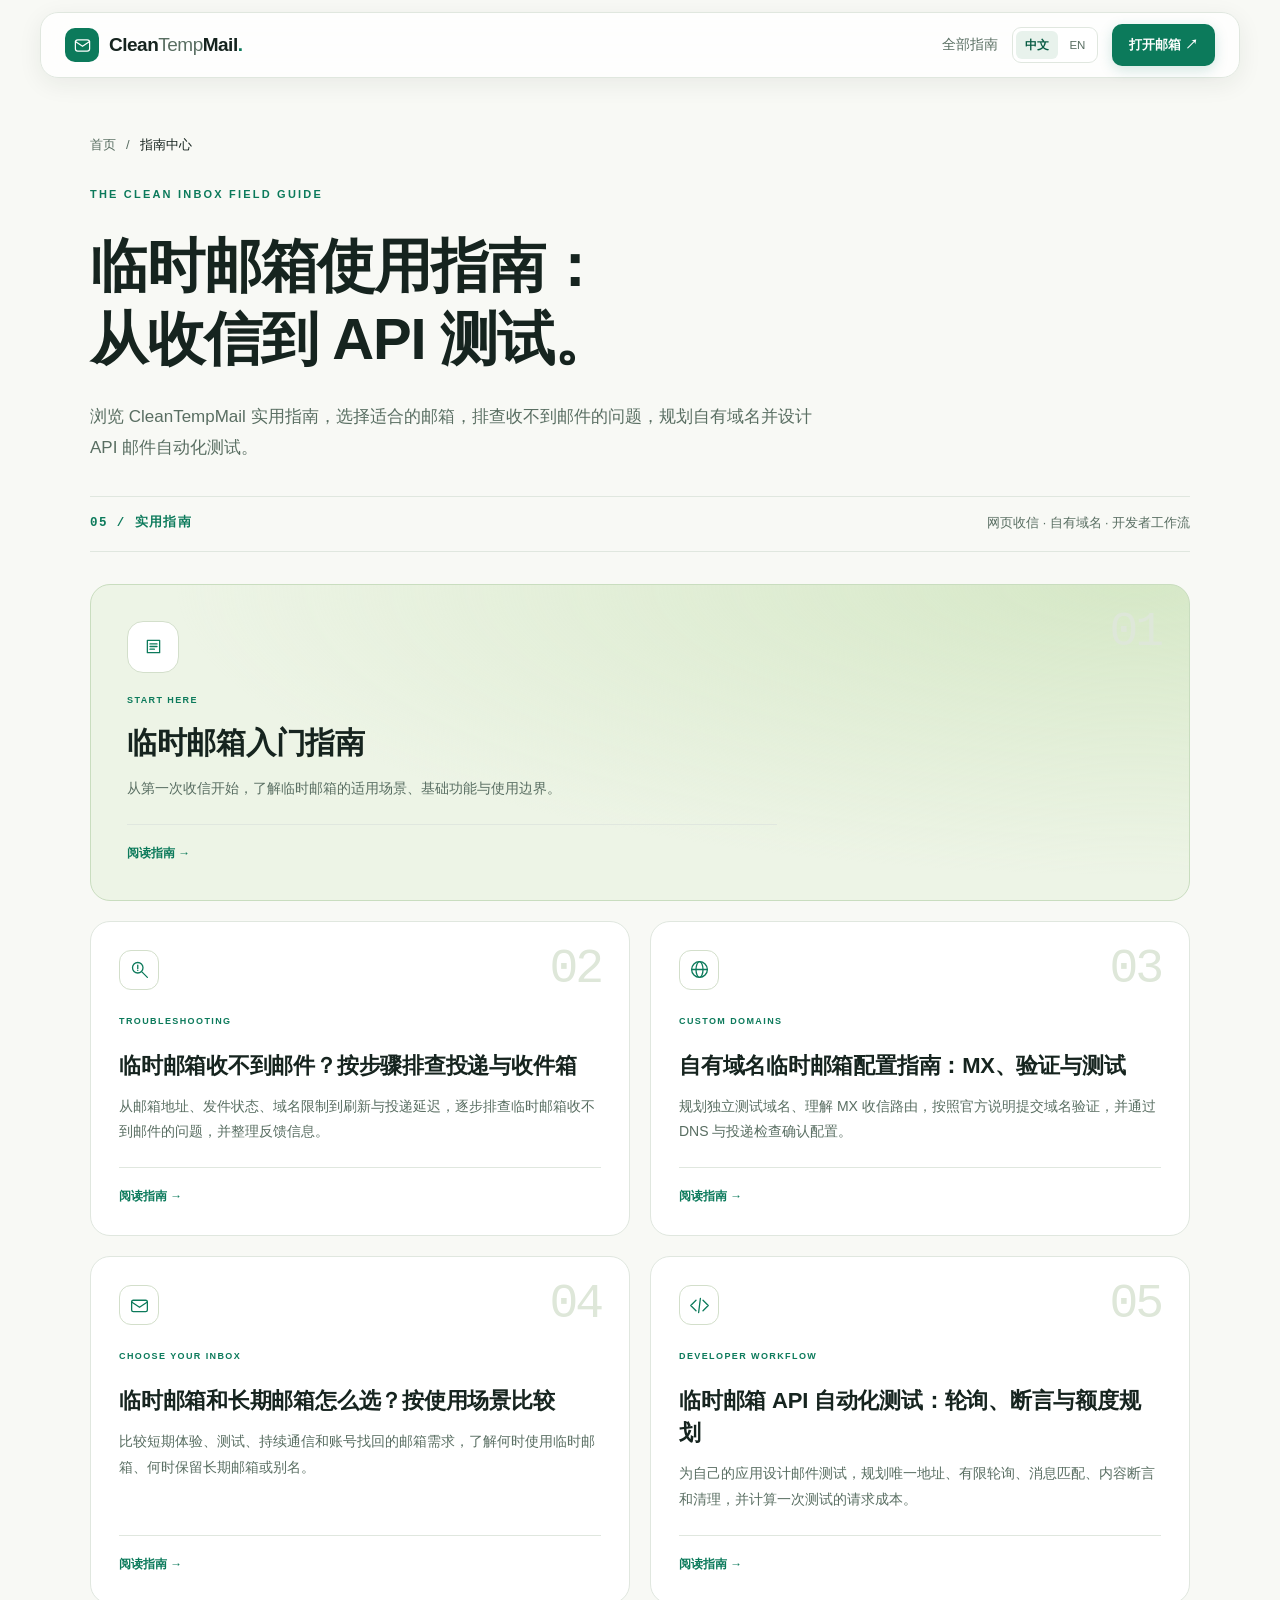
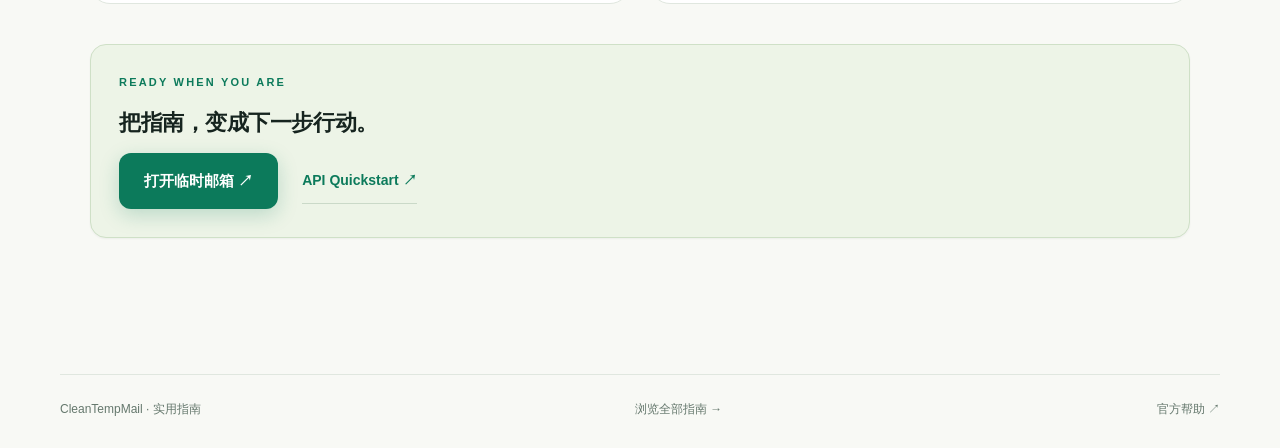
<file: site/guide/index.html>
<!doctype html>
<html lang="zh-CN"><head>
<meta charset="utf-8"><meta name="viewport" content="width=device-width,initial-scale=1"><meta name="theme-color" content="#f8f9f5">
<title>临时邮箱指南中心：收信排查、域名配置与 API 测试 | CleanTempMail</title><meta name="description" content="浏览 CleanTempMail 实用指南，选择适合的邮箱，排查收不到邮件的问题，规划自有域名并设计 API 邮件自动化测试。"><meta name="robots" content="index,follow,max-image-preview:large">
<link rel="canonical" href="https://cleantempmailcom.github.io/cleantempmail-pages/guide/">
<link rel="alternate" hreflang="zh-CN" href="https://cleantempmailcom.github.io/cleantempmail-pages/guide/"><link rel="alternate" hreflang="en" href="https://cleantempmailcom.github.io/cleantempmail-pages/en/guide/"><link rel="alternate" hreflang="x-default" href="https://cleantempmailcom.github.io/cleantempmail-pages/guide/">
<meta property="og:type" content="website"><meta property="og:url" content="https://cleantempmailcom.github.io/cleantempmail-pages/guide/"><meta property="og:title" content="临时邮箱指南中心：收信排查、域名配置与 API 测试 | CleanTempMail"><meta property="og:description" content="浏览 CleanTempMail 实用指南，选择适合的邮箱，排查收不到邮件的问题，规划自有域名并设计 API 邮件自动化测试。"><meta property="og:locale" content="zh_CN"><meta property="og:site_name" content="CleanTempMail"><meta property="og:image" content="https://cleantempmailcom.github.io/cleantempmail-pages/assets/social.png"><meta property="og:image:width" content="1200"><meta property="og:image:height" content="630"><meta property="og:image:alt" content="CleanTempMail — 免费网页临时邮箱与付费 API">
<meta name="twitter:card" content="summary_large_image"><meta name="twitter:title" content="临时邮箱指南中心：收信排查、域名配置与 API 测试 | CleanTempMail"><meta name="twitter:description" content="浏览 CleanTempMail 实用指南，选择适合的邮箱，排查收不到邮件的问题，规划自有域名并设计 API 邮件自动化测试。"><meta name="twitter:image" content="https://cleantempmailcom.github.io/cleantempmail-pages/assets/social.png">
<link rel="icon" href="../assets/favicon.svg" type="image/svg+xml"><link rel="stylesheet" href="../assets/style.css"><link rel="stylesheet" href="../assets/guides.css">
<script src="../assets/language.js" defer data-zh="./" data-en="../en/guide/"></script><script src="../assets/effects.js" defer></script>
<script type="application/ld+json">{"@context": "https://schema.org", "@graph": [{"@type": "WebSite", "@id": "https://cleantempmailcom.github.io/cleantempmail-pages/#website", "name": "CleanTempMail product guide", "url": "https://cleantempmailcom.github.io/cleantempmail-pages/", "inLanguage": ["zh-CN", "en"]}, {"@type": "BreadcrumbList", "itemListElement": [{"@type": "ListItem", "position": 1, "name": "首页", "item": "https://cleantempmailcom.github.io/cleantempmail-pages/"}, {"@type": "ListItem", "position": 2, "name": "指南中心", "item": "https://cleantempmailcom.github.io/cleantempmail-pages/guide/"}], "@id": "https://cleantempmailcom.github.io/cleantempmail-pages/guide/#breadcrumb"}, {"@type": "CollectionPage", "name": "临时邮箱指南中心：收信排查、域名配置与 API 测试 | CleanTempMail", "description": "浏览 CleanTempMail 实用指南，选择适合的邮箱，排查收不到邮件的问题，规划自有域名并设计 API 邮件自动化测试。", "url": "https://cleantempmailcom.github.io/cleantempmail-pages/guide/", "inLanguage": "zh-CN", "mainEntity": {"@type": "ItemList", "itemListElement": [{"@type": "ListItem", "position": 1, "url": "https://cleantempmailcom.github.io/cleantempmail-pages/guide/temporary-email.html", "name": "临时邮箱入门指南"}, {"@type": "ListItem", "position": 2, "url": "https://cleantempmailcom.github.io/cleantempmail-pages/guide/email-not-received.html", "name": "临时邮箱收不到邮件？按步骤排查投递与收件箱"}, {"@type": "ListItem", "position": 3, "url": "https://cleantempmailcom.github.io/cleantempmail-pages/guide/custom-domain-email.html", "name": "自有域名临时邮箱配置指南：MX、验证与测试"}, {"@type": "ListItem", "position": 4, "url": "https://cleantempmailcom.github.io/cleantempmail-pages/guide/temporary-vs-permanent-email.html", "name": "临时邮箱和长期邮箱怎么选？按使用场景比较"}, {"@type": "ListItem", "position": 5, "url": "https://cleantempmailcom.github.io/cleantempmail-pages/guide/email-testing-api.html", "name": "临时邮箱 API 自动化测试：轮询、断言与额度规划"}]}, "@id": "https://cleantempmailcom.github.io/cleantempmail-pages/guide/#webpage", "isPartOf": {"@id": "https://cleantempmailcom.github.io/cleantempmail-pages/#website"}, "breadcrumb": {"@id": "https://cleantempmailcom.github.io/cleantempmail-pages/guide/#breadcrumb"}}]}</script><meta property="og:locale:alternate" content="en_US">
<meta name="twitter:image:alt" content="CleanTempMail — 免费网页临时邮箱与付费 API">
</head>
<body><div class="ambient" aria-hidden="true"><i></i><i></i></div><div class="reading-progress" aria-hidden="true"></div><a class="skip" href="#main">跳到正文</a>
<header class="header"><div class="wrap nav"><a class="brand" href="../"><span class="brand-icon" aria-hidden="true"><svg viewBox="0 0 24 24" fill="none" stroke="currentColor" stroke-width="1.5" stroke-linecap="round" stroke-linejoin="round" aria-hidden="true"><rect x="3" y="5" width="18" height="14" rx="3"/><path d="m3 7 9 6 9-6"/></svg></span>Clean<span>Temp</span>Mail<span class="brand-dot">.</span></a><div class="nav-actions"><a class="guide-nav-link" href="./">全部指南</a><div class="language-switch" role="group" aria-label="选择语言"><a href="./" lang="zh-CN" hreflang="zh-CN" aria-current="page">中文</a><a href="../en/guide/" lang="en" hreflang="en">EN</a></div><a class="button small" href="https://cleantempmail.com/">打开邮箱 ↗</a></div></div></header>
<main id="main" class="guide-hub wrap"><nav class="breadcrumb" aria-label="当前位置"><a href="../">首页</a><span aria-hidden="true">/</span><span aria-current="page">指南中心</span></nav><div class="eyebrow">THE CLEAN INBOX FIELD GUIDE</div><h1>临时邮箱使用指南：<br>从收信到 API 测试。</h1><p class="article-intro">浏览 CleanTempMail 实用指南，选择适合的邮箱，排查收不到邮件的问题，规划自有域名并设计 API 邮件自动化测试。</p><div class="hub-summary"><span>05 / 实用指南</span><span>网页收信 · 自有域名 · 开发者工作流</span></div><div class="guide-grid"><article class="guide-card"><span class="guide-icon" aria-hidden="true"><svg viewBox="0 0 24 24" fill="none" stroke="currentColor" stroke-width="1.5" stroke-linecap="round" stroke-linejoin="round"><path d="M5 5h14v14H5zM8 9h8M8 12h8M8 15h5"/></svg></span><div class="eyebrow">START HERE</div><h2><a href="./temporary-email.html">临时邮箱入门指南</a></h2><p>从第一次收信开始，了解临时邮箱的适用场景、基础功能与使用边界。</p><a class="text-link" href="./temporary-email.html">阅读指南 →</a></article><article class="guide-card"><span class="guide-icon" aria-hidden="true"><svg viewBox="0 0 24 24" fill="none" stroke="currentColor" stroke-width="1.5" stroke-linecap="round" stroke-linejoin="round"><circle cx="10" cy="10" r="6"/><path d="m15 15 6 6M10 7v4m0 2v.1"/></svg></span><div class="eyebrow">TROUBLESHOOTING</div><h2><a href="./email-not-received.html">临时邮箱收不到邮件？按步骤排查投递与收件箱</a></h2><p>从邮箱地址、发件状态、域名限制到刷新与投递延迟，逐步排查临时邮箱收不到邮件的问题，并整理反馈信息。</p><a class="text-link" href="./email-not-received.html">阅读指南 →</a></article><article class="guide-card"><span class="guide-icon" aria-hidden="true"><svg viewBox="0 0 24 24" fill="none" stroke="currentColor" stroke-width="1.5" stroke-linecap="round" stroke-linejoin="round"><circle cx="12" cy="12" r="9"/><ellipse cx="12" cy="12" rx="4" ry="9"/><path d="M3 12h18"/></svg></span><div class="eyebrow">CUSTOM DOMAINS</div><h2><a href="./custom-domain-email.html">自有域名临时邮箱配置指南：MX、验证与测试</a></h2><p>规划独立测试域名、理解 MX 收信路由，按照官方说明提交域名验证，并通过 DNS 与投递检查确认配置。</p><a class="text-link" href="./custom-domain-email.html">阅读指南 →</a></article><article class="guide-card"><span class="guide-icon" aria-hidden="true"><svg viewBox="0 0 24 24" fill="none" stroke="currentColor" stroke-width="1.5" stroke-linecap="round" stroke-linejoin="round"><rect x="3" y="6" width="18" height="13" rx="2"/><path d="m3 8 9 6 9-6"/></svg></span><div class="eyebrow">CHOOSE YOUR INBOX</div><h2><a href="./temporary-vs-permanent-email.html">临时邮箱和长期邮箱怎么选？按使用场景比较</a></h2><p>比较短期体验、测试、持续通信和账号找回的邮箱需求，了解何时使用临时邮箱、何时保留长期邮箱或别名。</p><a class="text-link" href="./temporary-vs-permanent-email.html">阅读指南 →</a></article><article class="guide-card"><span class="guide-icon" aria-hidden="true"><svg viewBox="0 0 24 24" fill="none" stroke="currentColor" stroke-width="1.5" stroke-linecap="round" stroke-linejoin="round"><path d="m8 6-6 6 6 6m8-12 6 6-6 6m-3-14-2 16"/></svg></span><div class="eyebrow">DEVELOPER WORKFLOW</div><h2><a href="./email-testing-api.html">临时邮箱 API 自动化测试：轮询、断言与额度规划</a></h2><p>为自己的应用设计邮件测试，规划唯一地址、有限轮询、消息匹配、内容断言和清理，并计算一次测试的请求成本。</p><a class="text-link" href="./email-testing-api.html">阅读指南 →</a></article></div><aside class="article-next"><div class="eyebrow">READY WHEN YOU ARE</div><h2>把指南，变成下一步行动。</h2><div class="hero-actions"><a class="button" href="https://cleantempmail.com/">打开临时邮箱 ↗</a><a class="text-link" href="https://cleantempmail.com/api#api-quickstart">API Quickstart ↗</a></div></aside></main><a class="back-top" href="#main" aria-label="返回顶部">↑</a><footer class="wrap footer"><div class="footer-bottom"><span>CleanTempMail · 实用指南</span><a href="./">浏览全部指南 →</a><a href="https://cleantempmail.com/help">官方帮助 ↗</a></div></footer></body></html>
</file>
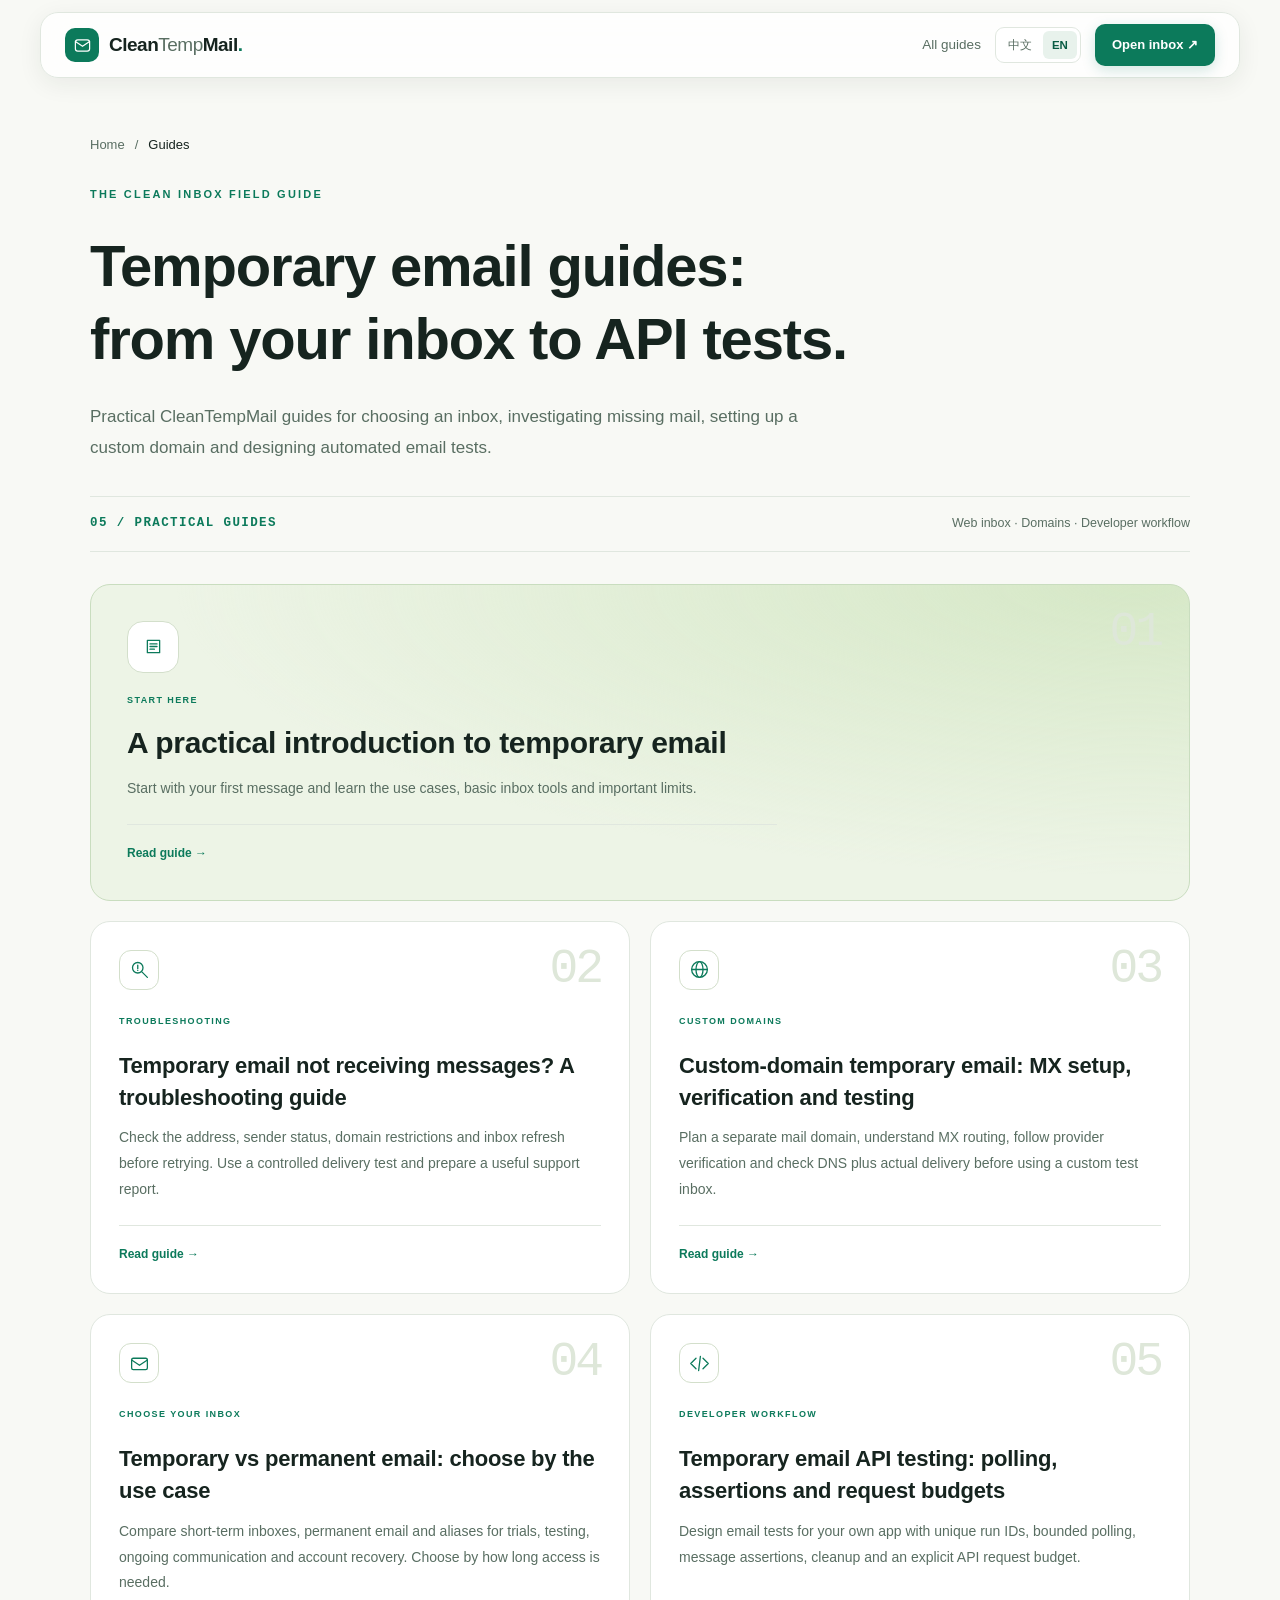
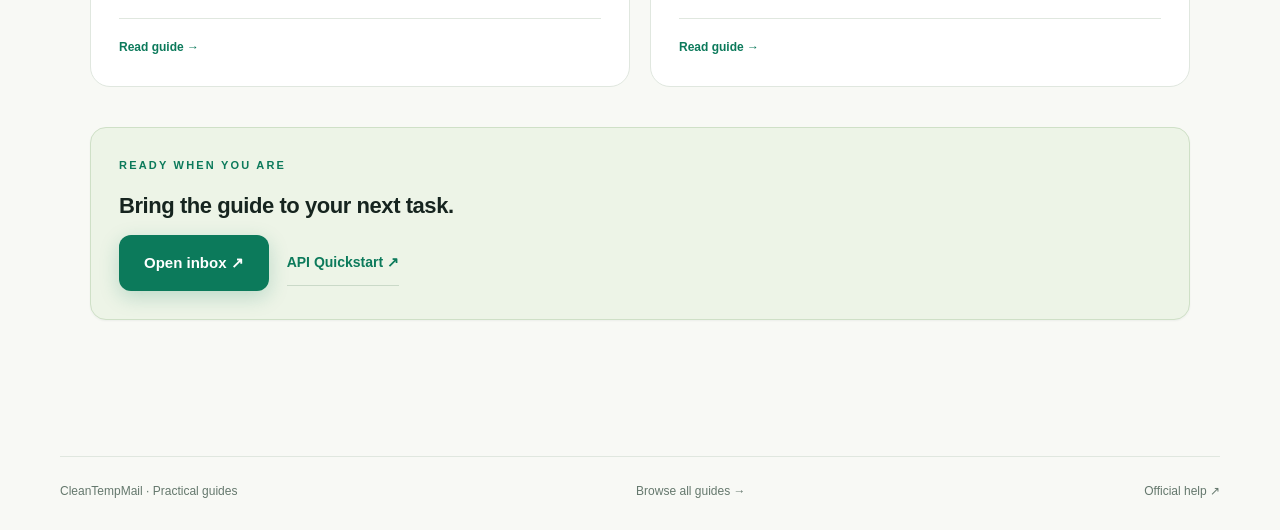
<file: site/en/guide/index.html>
<!doctype html>
<html lang="en"><head>
<meta charset="utf-8"><meta name="viewport" content="width=device-width,initial-scale=1"><meta name="theme-color" content="#f8f9f5">
<title>Temporary Email Guides: Inbox, Domains &amp; API | CleanTempMail</title><meta name="description" content="Practical CleanTempMail guides for choosing an inbox, investigating missing mail, setting up a custom domain and designing automated email tests."><meta name="robots" content="index,follow,max-image-preview:large">
<link rel="canonical" href="https://cleantempmailcom.github.io/cleantempmail-pages/en/guide/">
<link rel="alternate" hreflang="zh-CN" href="https://cleantempmailcom.github.io/cleantempmail-pages/guide/"><link rel="alternate" hreflang="en" href="https://cleantempmailcom.github.io/cleantempmail-pages/en/guide/"><link rel="alternate" hreflang="x-default" href="https://cleantempmailcom.github.io/cleantempmail-pages/guide/">
<meta property="og:type" content="website"><meta property="og:url" content="https://cleantempmailcom.github.io/cleantempmail-pages/en/guide/"><meta property="og:title" content="Temporary Email Guides: Inbox, Domains &amp; API | CleanTempMail"><meta property="og:description" content="Practical CleanTempMail guides for choosing an inbox, investigating missing mail, setting up a custom domain and designing automated email tests."><meta property="og:locale" content="en_US"><meta property="og:site_name" content="CleanTempMail"><meta property="og:image" content="https://cleantempmailcom.github.io/cleantempmail-pages/assets/social.png"><meta property="og:image:width" content="1200"><meta property="og:image:height" content="630"><meta property="og:image:alt" content="CleanTempMail — Free web inbox and paid API">
<meta name="twitter:card" content="summary_large_image"><meta name="twitter:title" content="Temporary Email Guides: Inbox, Domains &amp; API | CleanTempMail"><meta name="twitter:description" content="Practical CleanTempMail guides for choosing an inbox, investigating missing mail, setting up a custom domain and designing automated email tests."><meta name="twitter:image" content="https://cleantempmailcom.github.io/cleantempmail-pages/assets/social.png">
<link rel="icon" href="../../assets/favicon.svg" type="image/svg+xml"><link rel="stylesheet" href="../../assets/style.css"><link rel="stylesheet" href="../../assets/guides.css">
<script src="../../assets/language.js" defer data-zh="../../guide/" data-en="./"></script><script src="../../assets/effects.js" defer></script>
<script type="application/ld+json">{"@context": "https://schema.org", "@graph": [{"@type": "WebSite", "@id": "https://cleantempmailcom.github.io/cleantempmail-pages/#website", "name": "CleanTempMail product guide", "url": "https://cleantempmailcom.github.io/cleantempmail-pages/", "inLanguage": ["zh-CN", "en"]}, {"@type": "BreadcrumbList", "itemListElement": [{"@type": "ListItem", "position": 1, "name": "Home", "item": "https://cleantempmailcom.github.io/cleantempmail-pages/en/"}, {"@type": "ListItem", "position": 2, "name": "Guides", "item": "https://cleantempmailcom.github.io/cleantempmail-pages/en/guide/"}], "@id": "https://cleantempmailcom.github.io/cleantempmail-pages/en/guide/#breadcrumb"}, {"@type": "CollectionPage", "name": "Temporary Email Guides: Inbox, Domains & API | CleanTempMail", "description": "Practical CleanTempMail guides for choosing an inbox, investigating missing mail, setting up a custom domain and designing automated email tests.", "url": "https://cleantempmailcom.github.io/cleantempmail-pages/en/guide/", "inLanguage": "en", "mainEntity": {"@type": "ItemList", "itemListElement": [{"@type": "ListItem", "position": 1, "url": "https://cleantempmailcom.github.io/cleantempmail-pages/en/guide/temporary-email.html", "name": "A practical introduction to temporary email"}, {"@type": "ListItem", "position": 2, "url": "https://cleantempmailcom.github.io/cleantempmail-pages/en/guide/email-not-received.html", "name": "Temporary email not receiving messages? A troubleshooting guide"}, {"@type": "ListItem", "position": 3, "url": "https://cleantempmailcom.github.io/cleantempmail-pages/en/guide/custom-domain-email.html", "name": "Custom-domain temporary email: MX setup, verification and testing"}, {"@type": "ListItem", "position": 4, "url": "https://cleantempmailcom.github.io/cleantempmail-pages/en/guide/temporary-vs-permanent-email.html", "name": "Temporary vs permanent email: choose by the use case"}, {"@type": "ListItem", "position": 5, "url": "https://cleantempmailcom.github.io/cleantempmail-pages/en/guide/email-testing-api.html", "name": "Temporary email API testing: polling, assertions and request budgets"}]}, "@id": "https://cleantempmailcom.github.io/cleantempmail-pages/en/guide/#webpage", "isPartOf": {"@id": "https://cleantempmailcom.github.io/cleantempmail-pages/#website"}, "breadcrumb": {"@id": "https://cleantempmailcom.github.io/cleantempmail-pages/en/guide/#breadcrumb"}}]}</script><meta property="og:locale:alternate" content="zh_CN">
<meta name="twitter:image:alt" content="CleanTempMail — Free web inbox and paid API">
</head>
<body><div class="ambient" aria-hidden="true"><i></i><i></i></div><div class="reading-progress" aria-hidden="true"></div><a class="skip" href="#main">Skip to content</a>
<header class="header"><div class="wrap nav"><a class="brand" href="../"><span class="brand-icon" aria-hidden="true"><svg viewBox="0 0 24 24" fill="none" stroke="currentColor" stroke-width="1.5" stroke-linecap="round" stroke-linejoin="round" aria-hidden="true"><rect x="3" y="5" width="18" height="14" rx="3"/><path d="m3 7 9 6 9-6"/></svg></span>Clean<span>Temp</span>Mail<span class="brand-dot">.</span></a><div class="nav-actions"><a class="guide-nav-link" href="./">All guides</a><div class="language-switch" role="group" aria-label="Language"><a href="../../guide/" lang="zh-CN" hreflang="zh-CN">中文</a><a href="./" lang="en" hreflang="en" aria-current="page">EN</a></div><a class="button small" href="https://cleantempmail.com/">Open inbox ↗</a></div></div></header>
<main id="main" class="guide-hub wrap"><nav class="breadcrumb" aria-label="Breadcrumb"><a href="../">Home</a><span aria-hidden="true">/</span><span aria-current="page">Guides</span></nav><div class="eyebrow">THE CLEAN INBOX FIELD GUIDE</div><h1>Temporary email guides:<br>from your inbox to API tests.</h1><p class="article-intro">Practical CleanTempMail guides for choosing an inbox, investigating missing mail, setting up a custom domain and designing automated email tests.</p><div class="hub-summary"><span>05 / PRACTICAL GUIDES</span><span>Web inbox · Domains · Developer workflow</span></div><div class="guide-grid"><article class="guide-card"><span class="guide-icon" aria-hidden="true"><svg viewBox="0 0 24 24" fill="none" stroke="currentColor" stroke-width="1.5" stroke-linecap="round" stroke-linejoin="round"><path d="M5 5h14v14H5zM8 9h8M8 12h8M8 15h5"/></svg></span><div class="eyebrow">START HERE</div><h2><a href="./temporary-email.html">A practical introduction to temporary email</a></h2><p>Start with your first message and learn the use cases, basic inbox tools and important limits.</p><a class="text-link" href="./temporary-email.html">Read guide →</a></article><article class="guide-card"><span class="guide-icon" aria-hidden="true"><svg viewBox="0 0 24 24" fill="none" stroke="currentColor" stroke-width="1.5" stroke-linecap="round" stroke-linejoin="round"><circle cx="10" cy="10" r="6"/><path d="m15 15 6 6M10 7v4m0 2v.1"/></svg></span><div class="eyebrow">TROUBLESHOOTING</div><h2><a href="./email-not-received.html">Temporary email not receiving messages? A troubleshooting guide</a></h2><p>Check the address, sender status, domain restrictions and inbox refresh before retrying. Use a controlled delivery test and prepare a useful support report.</p><a class="text-link" href="./email-not-received.html">Read guide →</a></article><article class="guide-card"><span class="guide-icon" aria-hidden="true"><svg viewBox="0 0 24 24" fill="none" stroke="currentColor" stroke-width="1.5" stroke-linecap="round" stroke-linejoin="round"><circle cx="12" cy="12" r="9"/><ellipse cx="12" cy="12" rx="4" ry="9"/><path d="M3 12h18"/></svg></span><div class="eyebrow">CUSTOM DOMAINS</div><h2><a href="./custom-domain-email.html">Custom-domain temporary email: MX setup, verification and testing</a></h2><p>Plan a separate mail domain, understand MX routing, follow provider verification and check DNS plus actual delivery before using a custom test inbox.</p><a class="text-link" href="./custom-domain-email.html">Read guide →</a></article><article class="guide-card"><span class="guide-icon" aria-hidden="true"><svg viewBox="0 0 24 24" fill="none" stroke="currentColor" stroke-width="1.5" stroke-linecap="round" stroke-linejoin="round"><rect x="3" y="6" width="18" height="13" rx="2"/><path d="m3 8 9 6 9-6"/></svg></span><div class="eyebrow">CHOOSE YOUR INBOX</div><h2><a href="./temporary-vs-permanent-email.html">Temporary vs permanent email: choose by the use case</a></h2><p>Compare short-term inboxes, permanent email and aliases for trials, testing, ongoing communication and account recovery. Choose by how long access is needed.</p><a class="text-link" href="./temporary-vs-permanent-email.html">Read guide →</a></article><article class="guide-card"><span class="guide-icon" aria-hidden="true"><svg viewBox="0 0 24 24" fill="none" stroke="currentColor" stroke-width="1.5" stroke-linecap="round" stroke-linejoin="round"><path d="m8 6-6 6 6 6m8-12 6 6-6 6m-3-14-2 16"/></svg></span><div class="eyebrow">DEVELOPER WORKFLOW</div><h2><a href="./email-testing-api.html">Temporary email API testing: polling, assertions and request budgets</a></h2><p>Design email tests for your own app with unique run IDs, bounded polling, message assertions, cleanup and an explicit API request budget.</p><a class="text-link" href="./email-testing-api.html">Read guide →</a></article></div><aside class="article-next"><div class="eyebrow">READY WHEN YOU ARE</div><h2>Bring the guide to your next task.</h2><div class="hero-actions"><a class="button" href="https://cleantempmail.com/">Open inbox ↗</a><a class="text-link" href="https://cleantempmail.com/api#api-quickstart">API Quickstart ↗</a></div></aside></main><a class="back-top" href="#main" aria-label="Back to top">↑</a><footer class="wrap footer"><div class="footer-bottom"><span>CleanTempMail · Practical guides</span><a href="./">Browse all guides →</a><a href="https://cleantempmail.com/help">Official help ↗</a></div></footer></body></html>
</file>
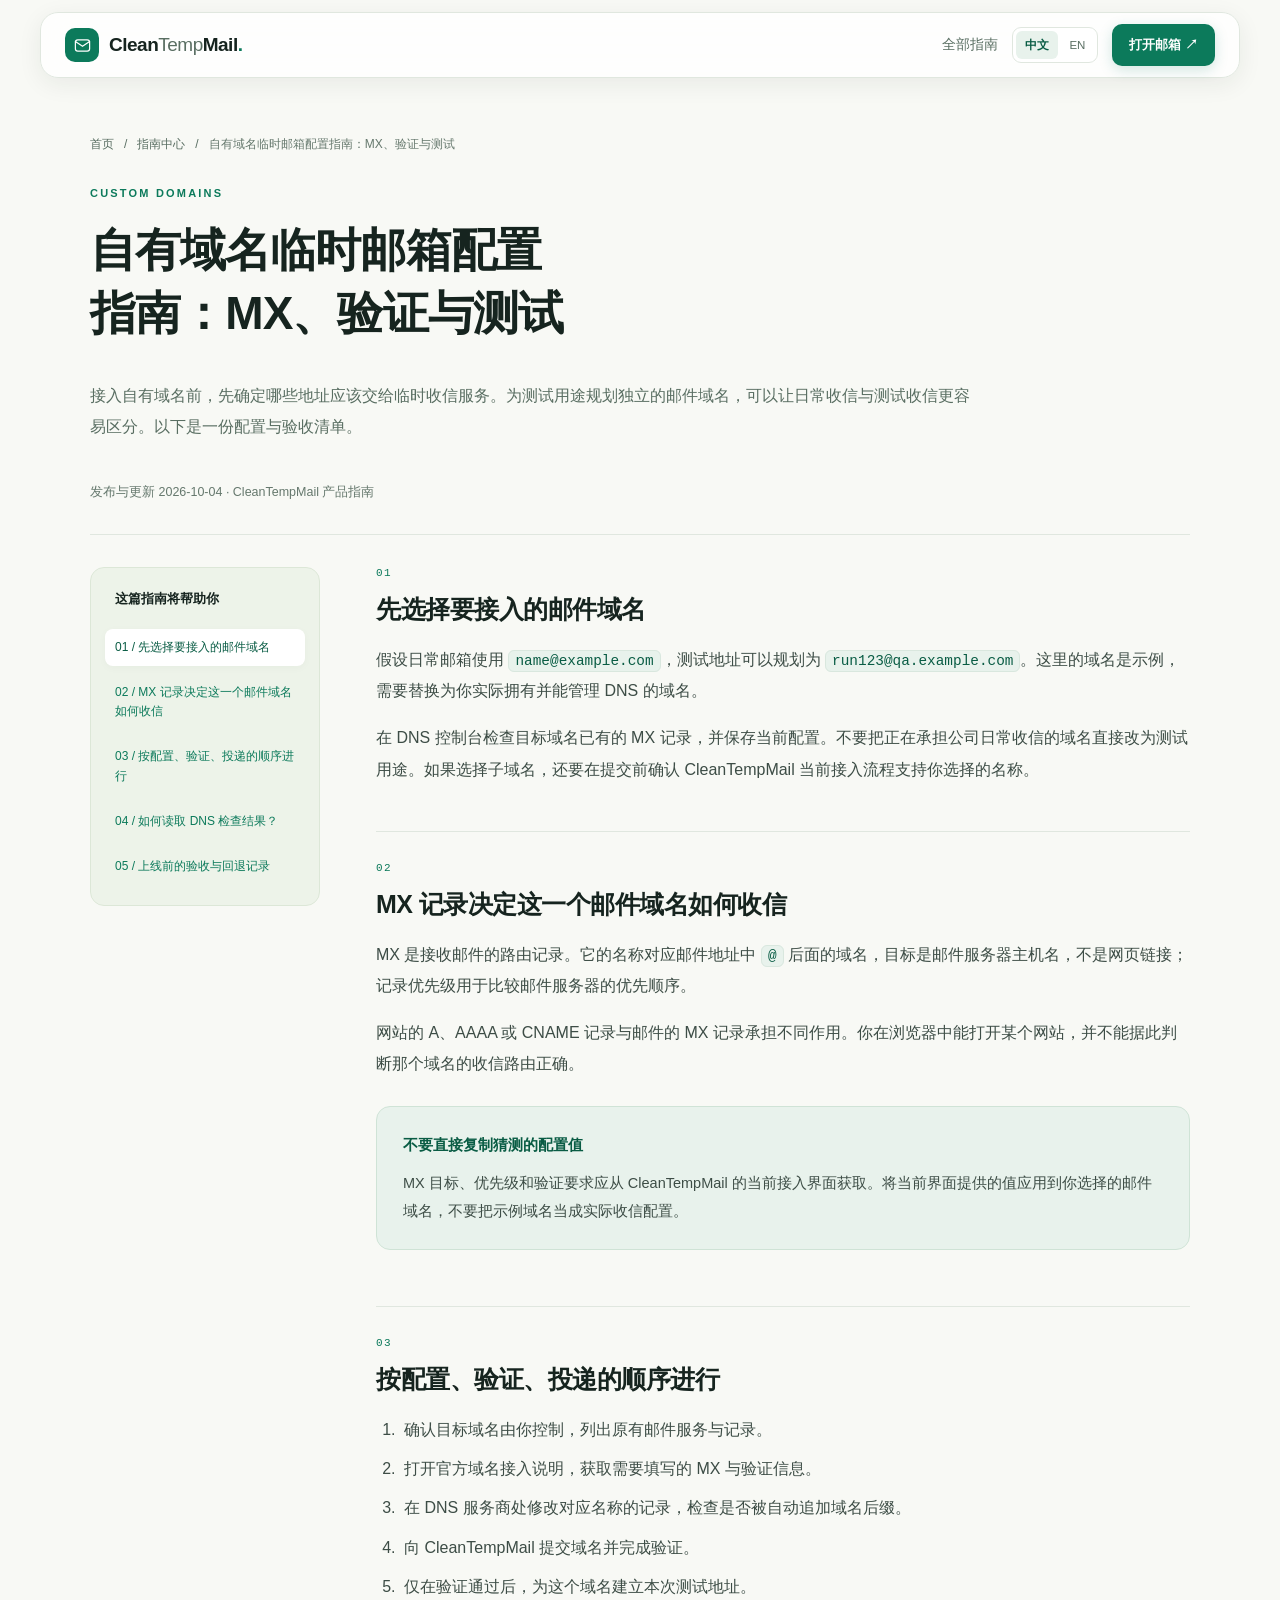
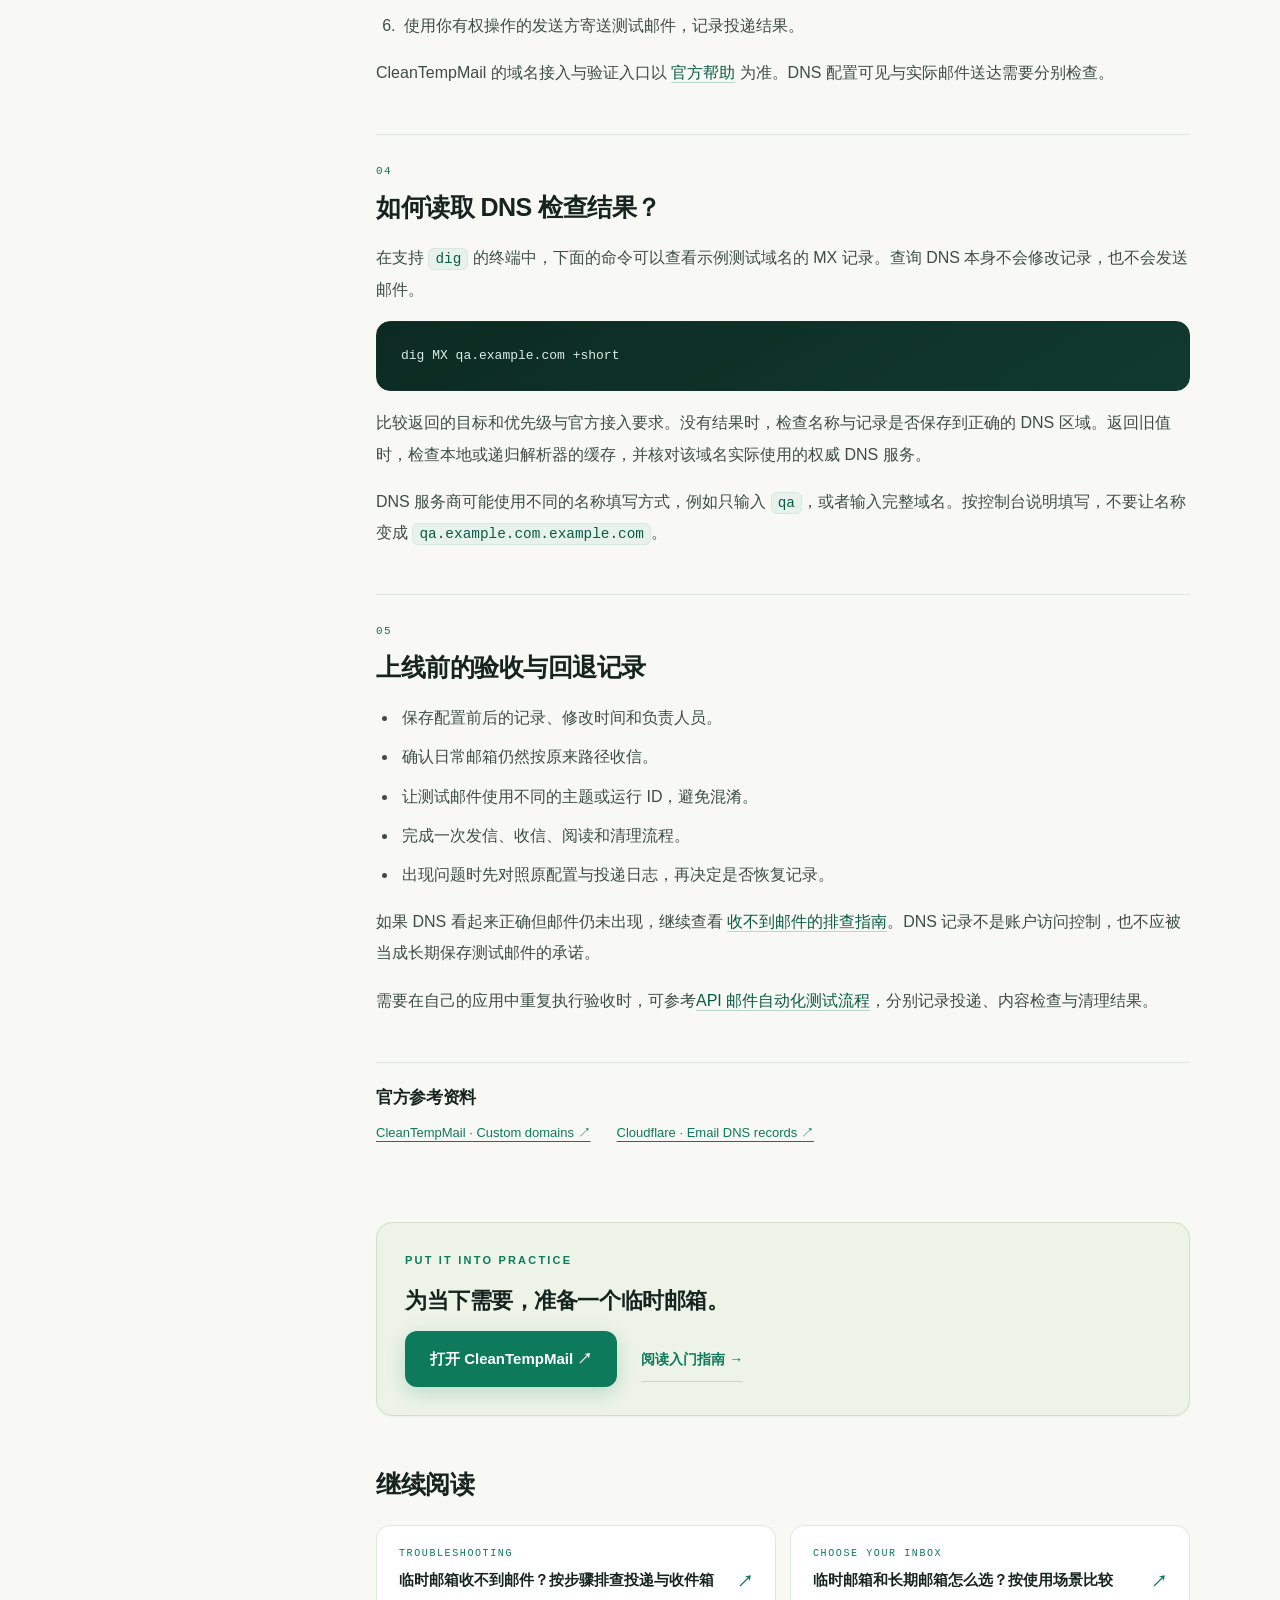
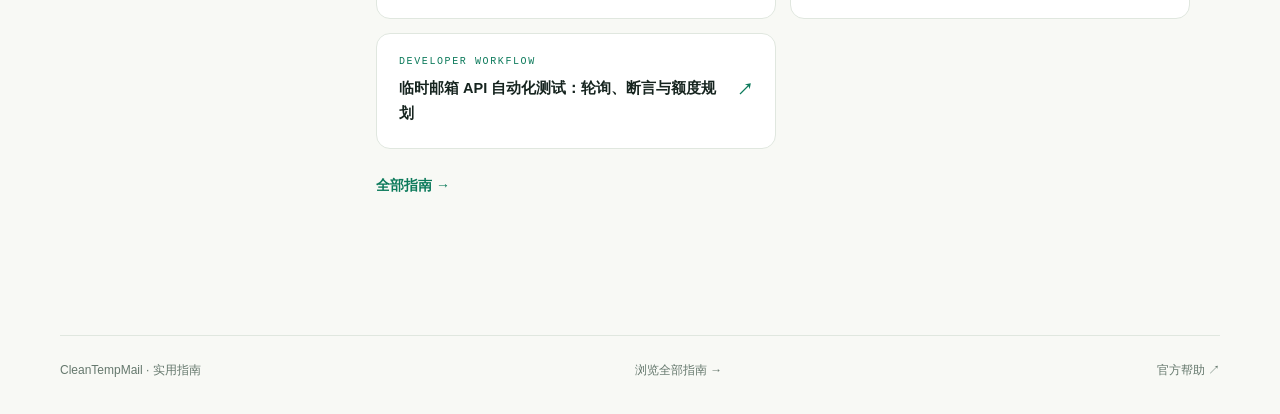
<file: site/guide/custom-domain-email.html>
<!doctype html>
<html lang="zh-CN"><head>
<meta charset="utf-8"><meta name="viewport" content="width=device-width,initial-scale=1"><meta name="theme-color" content="#f8f9f5">
<title>自有域名临时邮箱配置指南：MX、验证与测试 | CleanTempMail</title><meta name="description" content="规划独立测试域名、理解 MX 收信路由，按照官方说明提交域名验证，并通过 DNS 与投递检查确认配置。"><meta name="robots" content="index,follow,max-image-preview:large">
<link rel="canonical" href="https://cleantempmailcom.github.io/cleantempmail-pages/guide/custom-domain-email.html">
<link rel="alternate" hreflang="zh-CN" href="https://cleantempmailcom.github.io/cleantempmail-pages/guide/custom-domain-email.html"><link rel="alternate" hreflang="en" href="https://cleantempmailcom.github.io/cleantempmail-pages/en/guide/custom-domain-email.html"><link rel="alternate" hreflang="x-default" href="https://cleantempmailcom.github.io/cleantempmail-pages/guide/custom-domain-email.html">
<meta property="og:type" content="article"><meta property="og:url" content="https://cleantempmailcom.github.io/cleantempmail-pages/guide/custom-domain-email.html"><meta property="og:title" content="自有域名临时邮箱配置指南：MX、验证与测试 | CleanTempMail"><meta property="og:description" content="规划独立测试域名、理解 MX 收信路由，按照官方说明提交域名验证，并通过 DNS 与投递检查确认配置。"><meta property="og:locale" content="zh_CN"><meta property="og:site_name" content="CleanTempMail"><meta property="og:image" content="https://cleantempmailcom.github.io/cleantempmail-pages/assets/social.png"><meta property="og:image:width" content="1200"><meta property="og:image:height" content="630"><meta property="og:image:alt" content="CleanTempMail — 免费网页临时邮箱与付费 API">
<meta name="twitter:card" content="summary_large_image"><meta name="twitter:title" content="自有域名临时邮箱配置指南：MX、验证与测试 | CleanTempMail"><meta name="twitter:description" content="规划独立测试域名、理解 MX 收信路由，按照官方说明提交域名验证，并通过 DNS 与投递检查确认配置。"><meta name="twitter:image" content="https://cleantempmailcom.github.io/cleantempmail-pages/assets/social.png">
<link rel="icon" href="../assets/favicon.svg" type="image/svg+xml"><link rel="stylesheet" href="../assets/style.css"><link rel="stylesheet" href="../assets/guides.css">
<script src="../assets/language.js" defer data-zh="./custom-domain-email.html" data-en="../en/guide/custom-domain-email.html"></script><script src="../assets/effects.js" defer></script>
<script type="application/ld+json">{"@context": "https://schema.org", "@graph": [{"@type": "WebSite", "@id": "https://cleantempmailcom.github.io/cleantempmail-pages/#website", "name": "CleanTempMail product guide", "url": "https://cleantempmailcom.github.io/cleantempmail-pages/", "inLanguage": ["zh-CN", "en"]}, {"@type": "BreadcrumbList", "itemListElement": [{"@type": "ListItem", "position": 1, "name": "首页", "item": "https://cleantempmailcom.github.io/cleantempmail-pages/"}, {"@type": "ListItem", "position": 2, "name": "指南中心", "item": "https://cleantempmailcom.github.io/cleantempmail-pages/guide/"}, {"@type": "ListItem", "position": 3, "name": "自有域名临时邮箱配置指南：MX、验证与测试", "item": "https://cleantempmailcom.github.io/cleantempmail-pages/guide/custom-domain-email.html"}], "@id": "https://cleantempmailcom.github.io/cleantempmail-pages/guide/custom-domain-email.html#breadcrumb"}, {"@type": "Article", "headline": "自有域名临时邮箱配置指南：MX、验证与测试", "description": "规划独立测试域名、理解 MX 收信路由，按照官方说明提交域名验证，并通过 DNS 与投递检查确认配置。", "inLanguage": "zh-CN", "mainEntityOfPage": {"@id": "https://cleantempmailcom.github.io/cleantempmail-pages/guide/custom-domain-email.html#webpage"}, "datePublished": "2026-10-04", "dateModified": "2026-10-04", "author": {"@type": "Organization", "name": "CleanTempMail product guide", "url": "https://cleantempmailcom.github.io/cleantempmail-pages/"}, "image": "https://cleantempmailcom.github.io/cleantempmail-pages/assets/social.png", "@id": "https://cleantempmailcom.github.io/cleantempmail-pages/guide/custom-domain-email.html#article", "url": "https://cleantempmailcom.github.io/cleantempmail-pages/guide/custom-domain-email.html"}, {"@type": "WebPage", "@id": "https://cleantempmailcom.github.io/cleantempmail-pages/guide/custom-domain-email.html#webpage", "url": "https://cleantempmailcom.github.io/cleantempmail-pages/guide/custom-domain-email.html", "name": "自有域名临时邮箱配置指南：MX、验证与测试 | CleanTempMail", "description": "规划独立测试域名、理解 MX 收信路由，按照官方说明提交域名验证，并通过 DNS 与投递检查确认配置。", "inLanguage": "zh-CN", "isPartOf": {"@id": "https://cleantempmailcom.github.io/cleantempmail-pages/#website"}, "breadcrumb": {"@id": "https://cleantempmailcom.github.io/cleantempmail-pages/guide/custom-domain-email.html#breadcrumb"}, "mainEntity": {"@id": "https://cleantempmailcom.github.io/cleantempmail-pages/guide/custom-domain-email.html#article"}}]}</script><meta property="og:locale:alternate" content="en_US">
<meta name="twitter:image:alt" content="CleanTempMail — 免费网页临时邮箱与付费 API">
</head>
<body><div class="ambient" aria-hidden="true"><i></i><i></i></div><div class="reading-progress" aria-hidden="true"></div><a class="skip" href="#main">跳到正文</a>
<header class="header"><div class="wrap nav"><a class="brand" href="../"><span class="brand-icon" aria-hidden="true"><svg viewBox="0 0 24 24" fill="none" stroke="currentColor" stroke-width="1.5" stroke-linecap="round" stroke-linejoin="round" aria-hidden="true"><rect x="3" y="5" width="18" height="14" rx="3"/><path d="m3 7 9 6 9-6"/></svg></span>Clean<span>Temp</span>Mail<span class="brand-dot">.</span></a><div class="nav-actions"><a class="guide-nav-link" href="./">全部指南</a><div class="language-switch" role="group" aria-label="选择语言"><a href="./custom-domain-email.html" lang="zh-CN" hreflang="zh-CN" aria-current="page">中文</a><a href="../en/guide/custom-domain-email.html" lang="en" hreflang="en">EN</a></div><a class="button small" href="https://cleantempmail.com/">打开邮箱 ↗</a></div></div></header>
<main id="main" class="article-shell wrap topic-article"><nav class="breadcrumb" aria-label="当前位置"><a href="../">首页</a><span aria-hidden="true">/</span><a href="./">指南中心</a><span aria-hidden="true">/</span><span aria-current="page">自有域名临时邮箱配置指南：MX、验证与测试</span></nav><div class="eyebrow">CUSTOM DOMAINS</div><h1>自有域名临时邮箱配置指南：MX、验证与测试</h1><p class="article-intro">接入自有域名前，先确定哪些地址应该交给临时收信服务。为测试用途规划独立的邮件域名，可以让日常收信与测试收信更容易区分。以下是一份配置与验收清单。</p><div class="article-meta">发布与更新 2026-10-04 · CleanTempMail 产品指南</div><nav class="article-toc" aria-label="文章目录"><strong>这篇指南将帮助你</strong><a href="#plan">01 / 先选择要接入的邮件域名</a><a href="#mx">02 / MX 记录决定这一个邮件域名如何收信</a><a href="#setup">03 / 按配置、验证、投递的顺序进行</a><a href="#verify">04 / 如何读取 DNS 检查结果？</a><a href="#acceptance">05 / 上线前的验收与回退记录</a></nav><div class="article-content"><section class="article-section" id="plan"><div class="section-sequence">01</div><h2>先选择要接入的邮件域名</h2><p>假设日常邮箱使用 <code>name@example.com</code>，测试地址可以规划为 <code>run123@qa.example.com</code>。这里的域名是示例，需要替换为你实际拥有并能管理 DNS 的域名。</p><p>在 DNS 控制台检查目标域名已有的 MX 记录，并保存当前配置。不要把正在承担公司日常收信的域名直接改为测试用途。如果选择子域名，还要在提交前确认 CleanTempMail 当前接入流程支持你选择的名称。</p></section><section class="article-section" id="mx"><div class="section-sequence">02</div><h2>MX 记录决定这一个邮件域名如何收信</h2><p>MX 是接收邮件的路由记录。它的名称对应邮件地址中 <code>@</code> 后面的域名，目标是邮件服务器主机名，不是网页链接；记录优先级用于比较邮件服务器的优先顺序。</p><p>网站的 A、AAAA 或 CNAME 记录与邮件的 MX 记录承担不同作用。你在浏览器中能打开某个网站，并不能据此判断那个域名的收信路由正确。</p><div class="article-callout"><strong>不要直接复制猜测的配置值</strong><p>MX 目标、优先级和验证要求应从 CleanTempMail 的当前接入界面获取。将当前界面提供的值应用到你选择的邮件域名，不要把示例域名当成实际收信配置。</p></div></section><section class="article-section" id="setup"><div class="section-sequence">03</div><h2>按配置、验证、投递的顺序进行</h2><ol><li>确认目标域名由你控制，列出原有邮件服务与记录。</li><li>打开官方域名接入说明，获取需要填写的 MX 与验证信息。</li><li>在 DNS 服务商处修改对应名称的记录，检查是否被自动追加域名后缀。</li><li>向 CleanTempMail 提交域名并完成验证。</li><li>仅在验证通过后，为这个域名建立本次测试地址。</li><li>使用你有权操作的发送方寄送测试邮件，记录投递结果。</li></ol><p>CleanTempMail 的域名接入与验证入口以 <a href="https://cleantempmail.com/help#help-step-4">官方帮助</a> 为准。DNS 配置可见与实际邮件送达需要分别检查。</p></section><section class="article-section" id="verify"><div class="section-sequence">04</div><h2>如何读取 DNS 检查结果？</h2><p>在支持 <code>dig</code> 的终端中，下面的命令可以查看示例测试域名的 MX 记录。查询 DNS 本身不会修改记录，也不会发送邮件。</p><pre class="article-code"><code>dig MX qa.example.com +short</code></pre><p>比较返回的目标和优先级与官方接入要求。没有结果时，检查名称与记录是否保存到正确的 DNS 区域。返回旧值时，检查本地或递归解析器的缓存，并核对该域名实际使用的权威 DNS 服务。</p><p>DNS 服务商可能使用不同的名称填写方式，例如只输入 <code>qa</code>，或者输入完整域名。按控制台说明填写，不要让名称变成 <code>qa.example.com.example.com</code>。</p></section><section class="article-section" id="acceptance"><div class="section-sequence">05</div><h2>上线前的验收与回退记录</h2><ul><li>保存配置前后的记录、修改时间和负责人员。</li><li>确认日常邮箱仍然按原来路径收信。</li><li>让测试邮件使用不同的主题或运行 ID，避免混淆。</li><li>完成一次发信、收信、阅读和清理流程。</li><li>出现问题时先对照原配置与投递日志，再决定是否恢复记录。</li></ul><p>如果 DNS 看起来正确但邮件仍未出现，继续查看 <a href="./email-not-received.html">收不到邮件的排查指南</a>。DNS 记录不是账户访问控制，也不应被当成长期保存测试邮件的承诺。</p><p>需要在自己的应用中重复执行验收时，可参考<a href="./email-testing-api.html">API 邮件自动化测试流程</a>，分别记录投递、内容检查与清理结果。</p></section><section class="article-sources"><h2>官方参考资料</h2><ul><li><a href="https://cleantempmail.com/help#help-step-4">CleanTempMail · Custom domains ↗</a></li><li><a href="https://developers.cloudflare.com/dns/manage-dns-records/how-to/email-records/">Cloudflare · Email DNS records ↗</a></li></ul></section><aside class="article-next"><div class="eyebrow">PUT IT INTO PRACTICE</div><h2>为当下需要，准备一个临时邮箱。</h2><div class="hero-actions"><a class="button" href="https://cleantempmail.com/">打开 CleanTempMail ↗</a><a class="text-link" href="./temporary-email.html">阅读入门指南 →</a></div></aside><aside class="related-guides" aria-label="相关阅读"><h2>继续阅读</h2><div class="related-grid"><a class="related-link" href="./email-not-received.html"><span>TROUBLESHOOTING</span><strong>临时邮箱收不到邮件？按步骤排查投递与收件箱</strong><b aria-hidden="true">↗</b></a><a class="related-link" href="./temporary-vs-permanent-email.html"><span>CHOOSE YOUR INBOX</span><strong>临时邮箱和长期邮箱怎么选？按使用场景比较</strong><b aria-hidden="true">↗</b></a><a class="related-link" href="./email-testing-api.html"><span>DEVELOPER WORKFLOW</span><strong>临时邮箱 API 自动化测试：轮询、断言与额度规划</strong><b aria-hidden="true">↗</b></a></div><a class="text-link" href="./">全部指南 →</a></aside></div></main><a class="back-top" href="#main" aria-label="返回顶部">↑</a><footer class="wrap footer"><div class="footer-bottom"><span>CleanTempMail · 实用指南</span><a href="./">浏览全部指南 →</a><a href="https://cleantempmail.com/help">官方帮助 ↗</a></div></footer></body></html>
</file>
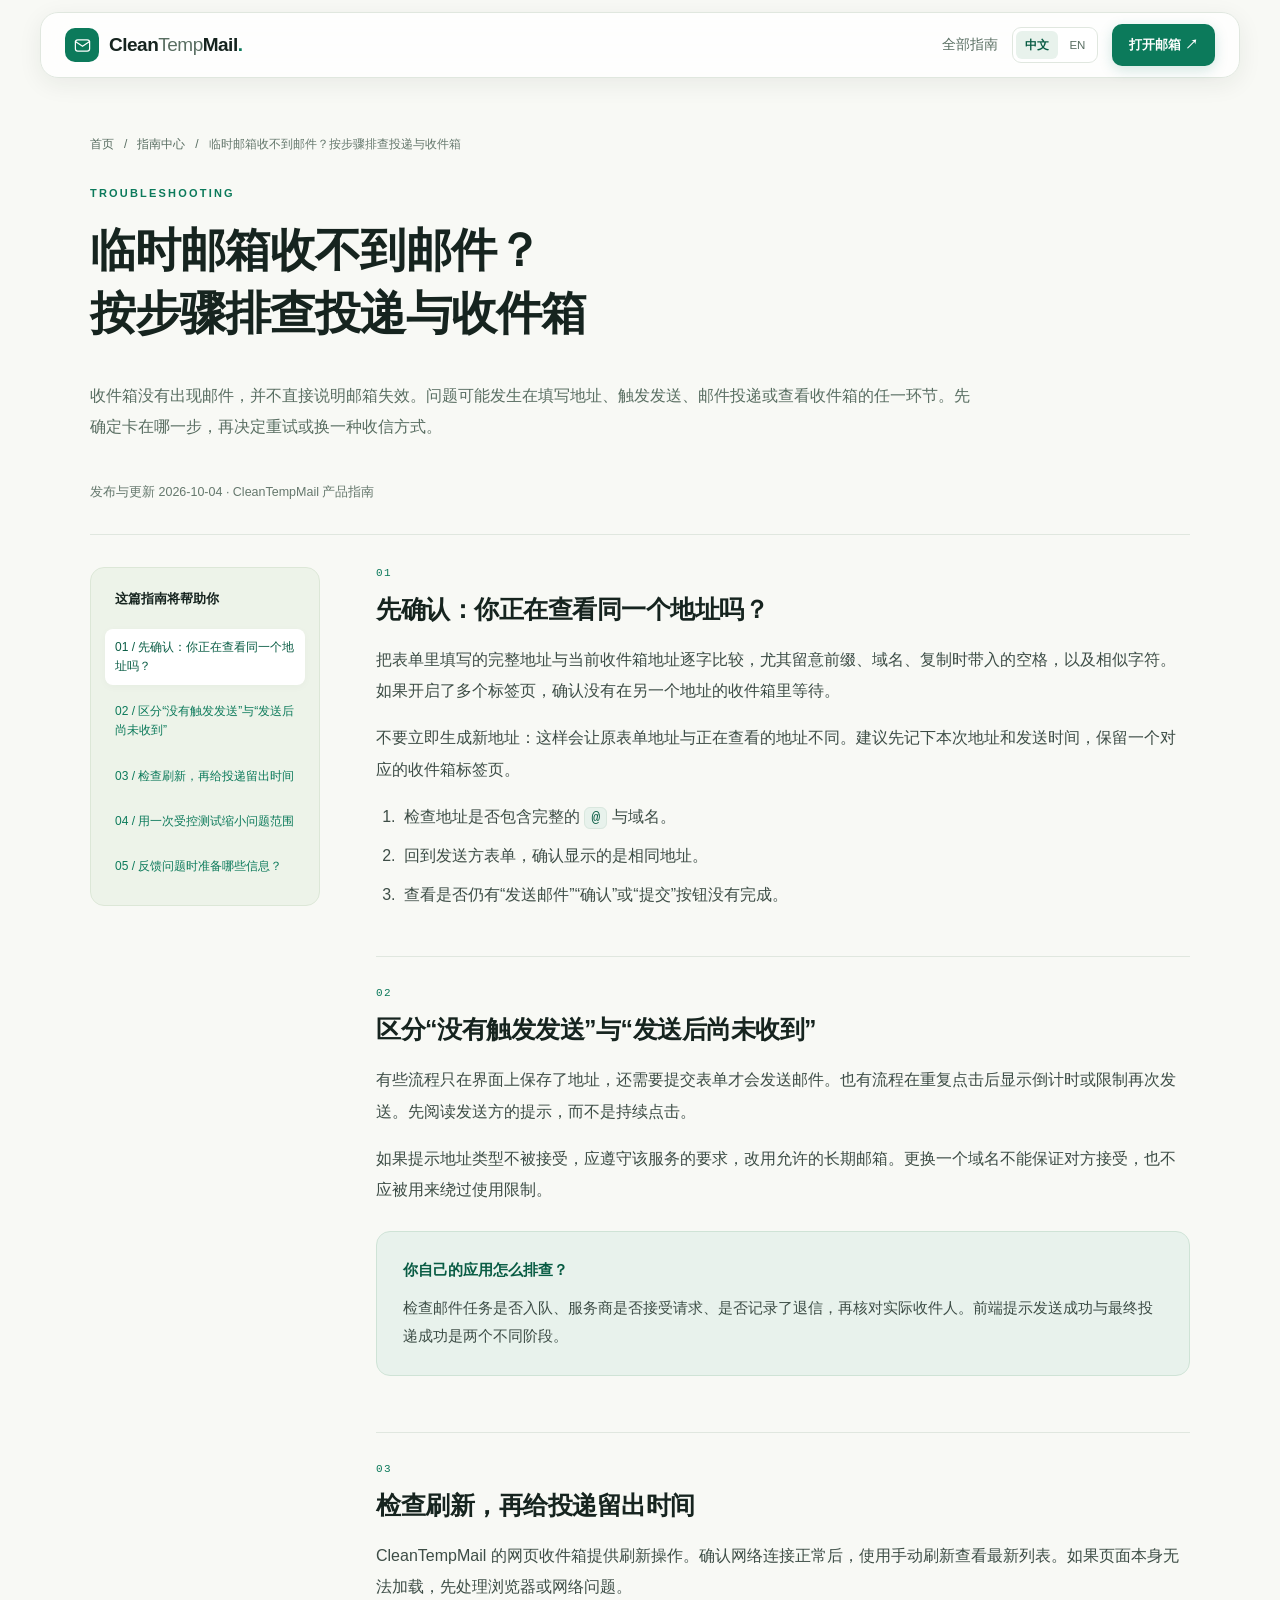
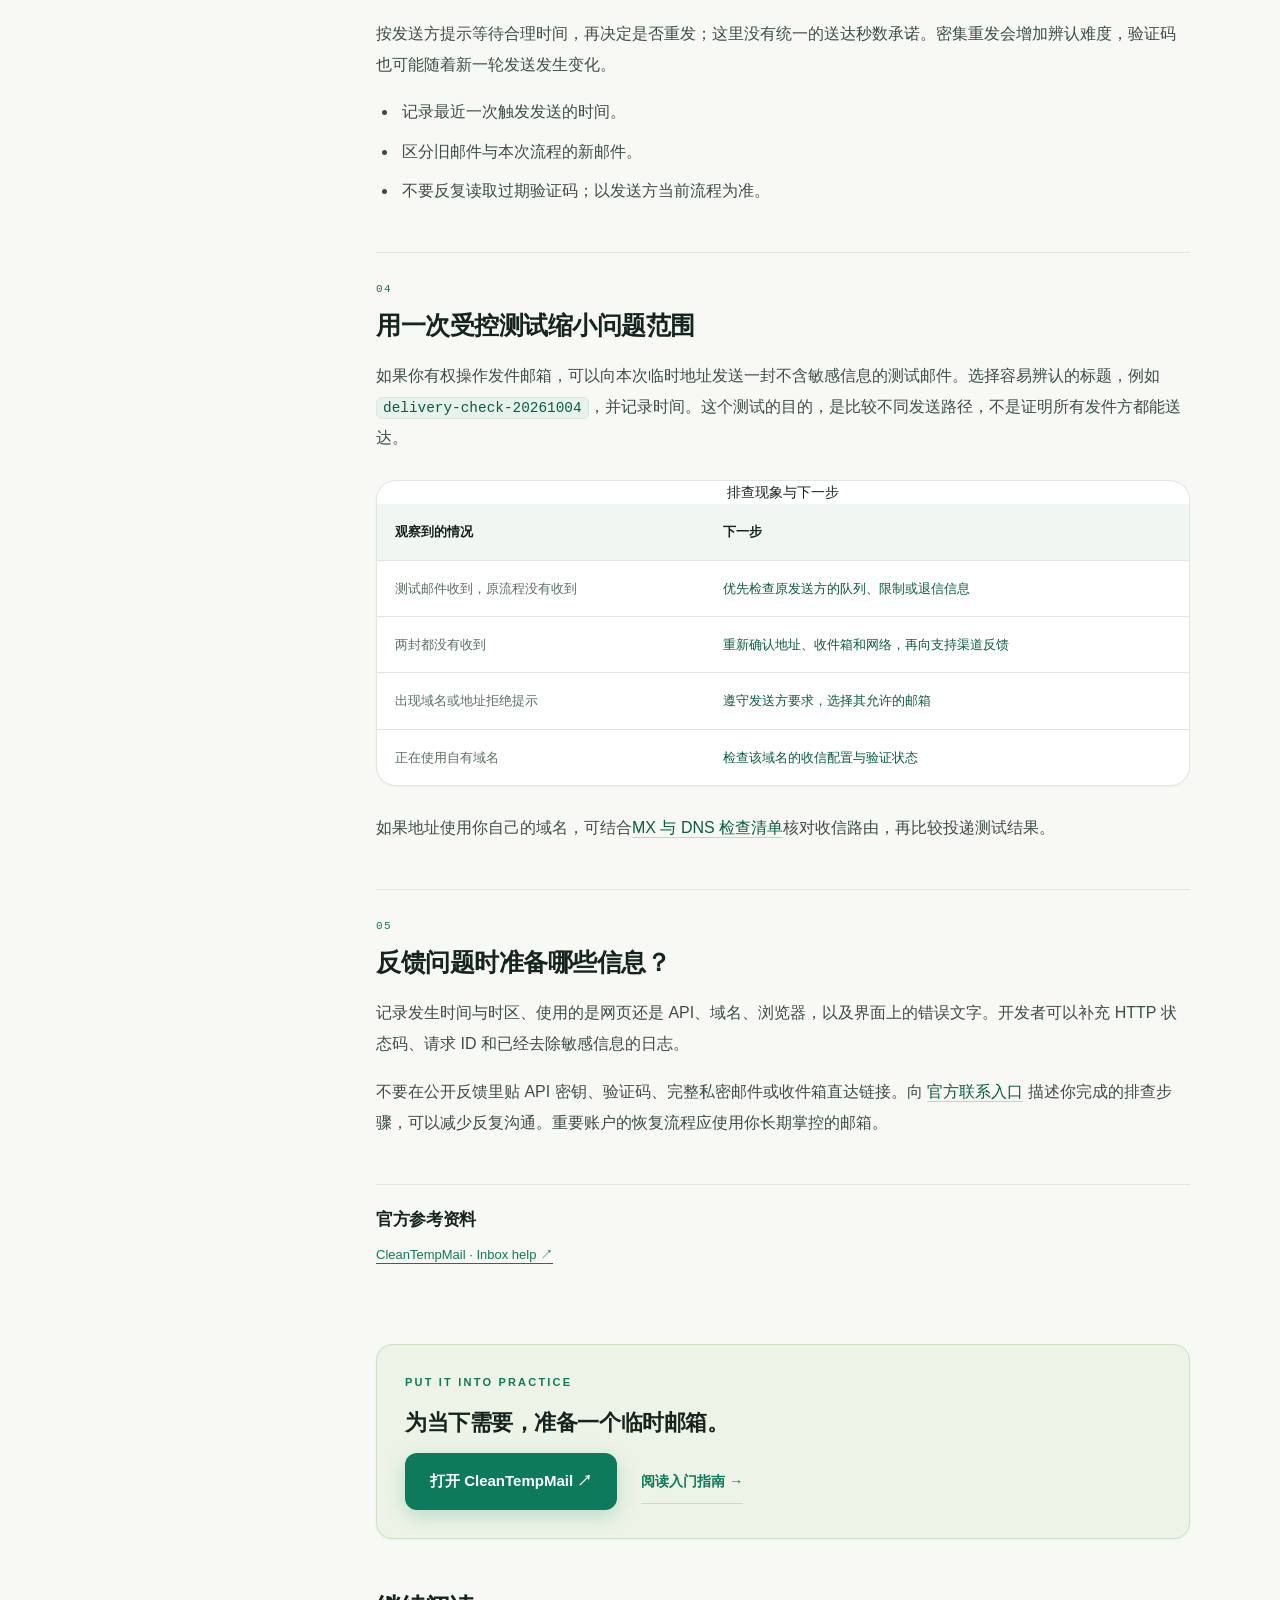
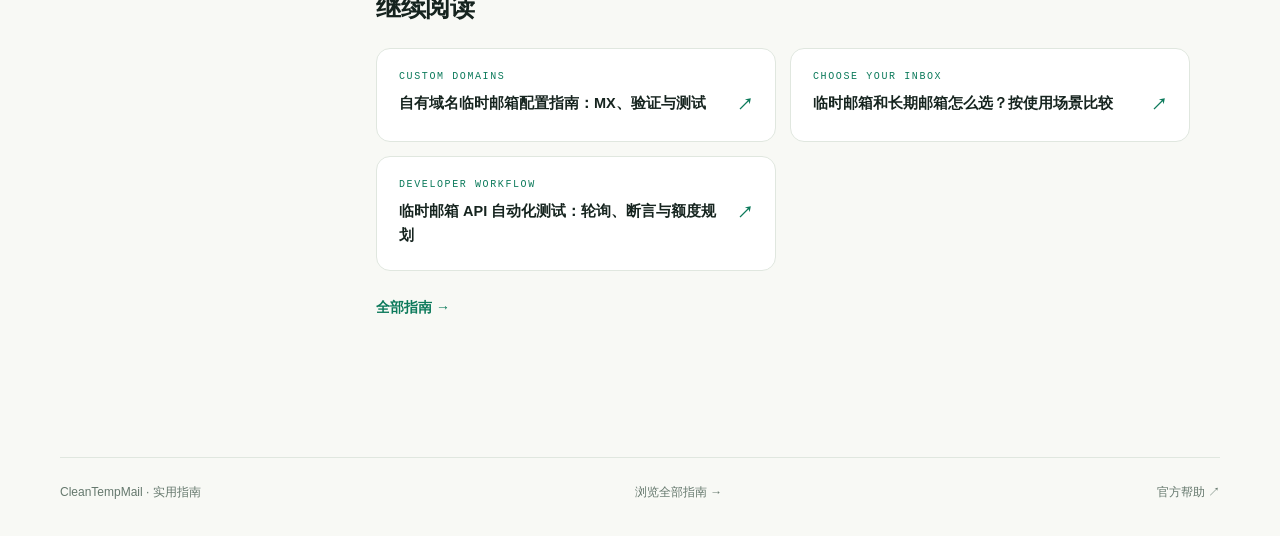
<file: site/guide/email-not-received.html>
<!doctype html>
<html lang="zh-CN"><head>
<meta charset="utf-8"><meta name="viewport" content="width=device-width,initial-scale=1"><meta name="theme-color" content="#f8f9f5">
<title>临时邮箱收不到邮件？按步骤排查投递与收件箱 | CleanTempMail</title><meta name="description" content="从邮箱地址、发件状态、域名限制到刷新与投递延迟，逐步排查临时邮箱收不到邮件的问题，并整理反馈信息。"><meta name="robots" content="index,follow,max-image-preview:large">
<link rel="canonical" href="https://cleantempmailcom.github.io/cleantempmail-pages/guide/email-not-received.html">
<link rel="alternate" hreflang="zh-CN" href="https://cleantempmailcom.github.io/cleantempmail-pages/guide/email-not-received.html"><link rel="alternate" hreflang="en" href="https://cleantempmailcom.github.io/cleantempmail-pages/en/guide/email-not-received.html"><link rel="alternate" hreflang="x-default" href="https://cleantempmailcom.github.io/cleantempmail-pages/guide/email-not-received.html">
<meta property="og:type" content="article"><meta property="og:url" content="https://cleantempmailcom.github.io/cleantempmail-pages/guide/email-not-received.html"><meta property="og:title" content="临时邮箱收不到邮件？按步骤排查投递与收件箱 | CleanTempMail"><meta property="og:description" content="从邮箱地址、发件状态、域名限制到刷新与投递延迟，逐步排查临时邮箱收不到邮件的问题，并整理反馈信息。"><meta property="og:locale" content="zh_CN"><meta property="og:site_name" content="CleanTempMail"><meta property="og:image" content="https://cleantempmailcom.github.io/cleantempmail-pages/assets/social.png"><meta property="og:image:width" content="1200"><meta property="og:image:height" content="630"><meta property="og:image:alt" content="CleanTempMail — 免费网页临时邮箱与付费 API">
<meta name="twitter:card" content="summary_large_image"><meta name="twitter:title" content="临时邮箱收不到邮件？按步骤排查投递与收件箱 | CleanTempMail"><meta name="twitter:description" content="从邮箱地址、发件状态、域名限制到刷新与投递延迟，逐步排查临时邮箱收不到邮件的问题，并整理反馈信息。"><meta name="twitter:image" content="https://cleantempmailcom.github.io/cleantempmail-pages/assets/social.png">
<link rel="icon" href="../assets/favicon.svg" type="image/svg+xml"><link rel="stylesheet" href="../assets/style.css"><link rel="stylesheet" href="../assets/guides.css">
<script src="../assets/language.js" defer data-zh="./email-not-received.html" data-en="../en/guide/email-not-received.html"></script><script src="../assets/effects.js" defer></script>
<script type="application/ld+json">{"@context": "https://schema.org", "@graph": [{"@type": "WebSite", "@id": "https://cleantempmailcom.github.io/cleantempmail-pages/#website", "name": "CleanTempMail product guide", "url": "https://cleantempmailcom.github.io/cleantempmail-pages/", "inLanguage": ["zh-CN", "en"]}, {"@type": "BreadcrumbList", "itemListElement": [{"@type": "ListItem", "position": 1, "name": "首页", "item": "https://cleantempmailcom.github.io/cleantempmail-pages/"}, {"@type": "ListItem", "position": 2, "name": "指南中心", "item": "https://cleantempmailcom.github.io/cleantempmail-pages/guide/"}, {"@type": "ListItem", "position": 3, "name": "临时邮箱收不到邮件？按步骤排查投递与收件箱", "item": "https://cleantempmailcom.github.io/cleantempmail-pages/guide/email-not-received.html"}], "@id": "https://cleantempmailcom.github.io/cleantempmail-pages/guide/email-not-received.html#breadcrumb"}, {"@type": "Article", "headline": "临时邮箱收不到邮件？按步骤排查投递与收件箱", "description": "从邮箱地址、发件状态、域名限制到刷新与投递延迟，逐步排查临时邮箱收不到邮件的问题，并整理反馈信息。", "inLanguage": "zh-CN", "mainEntityOfPage": {"@id": "https://cleantempmailcom.github.io/cleantempmail-pages/guide/email-not-received.html#webpage"}, "datePublished": "2026-10-04", "dateModified": "2026-10-04", "author": {"@type": "Organization", "name": "CleanTempMail product guide", "url": "https://cleantempmailcom.github.io/cleantempmail-pages/"}, "image": "https://cleantempmailcom.github.io/cleantempmail-pages/assets/social.png", "@id": "https://cleantempmailcom.github.io/cleantempmail-pages/guide/email-not-received.html#article", "url": "https://cleantempmailcom.github.io/cleantempmail-pages/guide/email-not-received.html"}, {"@type": "WebPage", "@id": "https://cleantempmailcom.github.io/cleantempmail-pages/guide/email-not-received.html#webpage", "url": "https://cleantempmailcom.github.io/cleantempmail-pages/guide/email-not-received.html", "name": "临时邮箱收不到邮件？按步骤排查投递与收件箱 | CleanTempMail", "description": "从邮箱地址、发件状态、域名限制到刷新与投递延迟，逐步排查临时邮箱收不到邮件的问题，并整理反馈信息。", "inLanguage": "zh-CN", "isPartOf": {"@id": "https://cleantempmailcom.github.io/cleantempmail-pages/#website"}, "breadcrumb": {"@id": "https://cleantempmailcom.github.io/cleantempmail-pages/guide/email-not-received.html#breadcrumb"}, "mainEntity": {"@id": "https://cleantempmailcom.github.io/cleantempmail-pages/guide/email-not-received.html#article"}}]}</script><meta property="og:locale:alternate" content="en_US">
<meta name="twitter:image:alt" content="CleanTempMail — 免费网页临时邮箱与付费 API">
</head>
<body><div class="ambient" aria-hidden="true"><i></i><i></i></div><div class="reading-progress" aria-hidden="true"></div><a class="skip" href="#main">跳到正文</a>
<header class="header"><div class="wrap nav"><a class="brand" href="../"><span class="brand-icon" aria-hidden="true"><svg viewBox="0 0 24 24" fill="none" stroke="currentColor" stroke-width="1.5" stroke-linecap="round" stroke-linejoin="round" aria-hidden="true"><rect x="3" y="5" width="18" height="14" rx="3"/><path d="m3 7 9 6 9-6"/></svg></span>Clean<span>Temp</span>Mail<span class="brand-dot">.</span></a><div class="nav-actions"><a class="guide-nav-link" href="./">全部指南</a><div class="language-switch" role="group" aria-label="选择语言"><a href="./email-not-received.html" lang="zh-CN" hreflang="zh-CN" aria-current="page">中文</a><a href="../en/guide/email-not-received.html" lang="en" hreflang="en">EN</a></div><a class="button small" href="https://cleantempmail.com/">打开邮箱 ↗</a></div></div></header>
<main id="main" class="article-shell wrap topic-article"><nav class="breadcrumb" aria-label="当前位置"><a href="../">首页</a><span aria-hidden="true">/</span><a href="./">指南中心</a><span aria-hidden="true">/</span><span aria-current="page">临时邮箱收不到邮件？按步骤排查投递与收件箱</span></nav><div class="eyebrow">TROUBLESHOOTING</div><h1>临时邮箱收不到邮件？按步骤排查投递与收件箱</h1><p class="article-intro">收件箱没有出现邮件，并不直接说明邮箱失效。问题可能发生在填写地址、触发发送、邮件投递或查看收件箱的任一环节。先确定卡在哪一步，再决定重试或换一种收信方式。</p><div class="article-meta">发布与更新 2026-10-04 · CleanTempMail 产品指南</div><nav class="article-toc" aria-label="文章目录"><strong>这篇指南将帮助你</strong><a href="#address">01 / 先确认：你正在查看同一个地址吗？</a><a href="#sender">02 / 区分“没有触发发送”与“发送后尚未收到”</a><a href="#refresh">03 / 检查刷新，再给投递留出时间</a><a href="#diagnosis">04 / 用一次受控测试缩小问题范围</a><a href="#support">05 / 反馈问题时准备哪些信息？</a></nav><div class="article-content"><section class="article-section" id="address"><div class="section-sequence">01</div><h2>先确认：你正在查看同一个地址吗？</h2><p>把表单里填写的完整地址与当前收件箱地址逐字比较，尤其留意前缀、域名、复制时带入的空格，以及相似字符。如果开启了多个标签页，确认没有在另一个地址的收件箱里等待。</p><p>不要立即生成新地址：这样会让原表单地址与正在查看的地址不同。建议先记下本次地址和发送时间，保留一个对应的收件箱标签页。</p><ol><li>检查地址是否包含完整的 <code>@</code> 与域名。</li><li>回到发送方表单，确认显示的是相同地址。</li><li>查看是否仍有“发送邮件”“确认”或“提交”按钮没有完成。</li></ol></section><section class="article-section" id="sender"><div class="section-sequence">02</div><h2>区分“没有触发发送”与“发送后尚未收到”</h2><p>有些流程只在界面上保存了地址，还需要提交表单才会发送邮件。也有流程在重复点击后显示倒计时或限制再次发送。先阅读发送方的提示，而不是持续点击。</p><p>如果提示地址类型不被接受，应遵守该服务的要求，改用允许的长期邮箱。更换一个域名不能保证对方接受，也不应被用来绕过使用限制。</p><div class="article-callout"><strong>你自己的应用怎么排查？</strong><p>检查邮件任务是否入队、服务商是否接受请求、是否记录了退信，再核对实际收件人。前端提示发送成功与最终投递成功是两个不同阶段。</p></div></section><section class="article-section" id="refresh"><div class="section-sequence">03</div><h2>检查刷新，再给投递留出时间</h2><p>CleanTempMail 的网页收件箱提供刷新操作。确认网络连接正常后，使用手动刷新查看最新列表。如果页面本身无法加载，先处理浏览器或网络问题。</p><p>按发送方提示等待合理时间，再决定是否重发；这里没有统一的送达秒数承诺。密集重发会增加辨认难度，验证码也可能随着新一轮发送发生变化。</p><ul><li>记录最近一次触发发送的时间。</li><li>区分旧邮件与本次流程的新邮件。</li><li>不要反复读取过期验证码；以发送方当前流程为准。</li></ul></section><section class="article-section" id="diagnosis"><div class="section-sequence">04</div><h2>用一次受控测试缩小问题范围</h2><p>如果你有权操作发件邮箱，可以向本次临时地址发送一封不含敏感信息的测试邮件。选择容易辨认的标题，例如 <code>delivery-check-20261004</code>，并记录时间。这个测试的目的，是比较不同发送路径，不是证明所有发件方都能送达。</p><div class="table-scroll"><table><caption>排查现象与下一步</caption><thead><tr><th>观察到的情况</th><th>下一步</th></tr></thead><tbody><tr><td>测试邮件收到，原流程没有收到</td><td>优先检查原发送方的队列、限制或退信信息</td></tr><tr><td>两封都没有收到</td><td>重新确认地址、收件箱和网络，再向支持渠道反馈</td></tr><tr><td>出现域名或地址拒绝提示</td><td>遵守发送方要求，选择其允许的邮箱</td></tr><tr><td>正在使用自有域名</td><td>检查该域名的收信配置与验证状态</td></tr></tbody></table></div><p>如果地址使用你自己的域名，可结合<a href="./custom-domain-email.html#verify">MX 与 DNS 检查清单</a>核对收信路由，再比较投递测试结果。</p></section><section class="article-section" id="support"><div class="section-sequence">05</div><h2>反馈问题时准备哪些信息？</h2><p>记录发生时间与时区、使用的是网页还是 API、域名、浏览器，以及界面上的错误文字。开发者可以补充 HTTP 状态码、请求 ID 和已经去除敏感信息的日志。</p><p>不要在公开反馈里贴 API 密钥、验证码、完整私密邮件或收件箱直达链接。向 <a href="https://cleantempmail.com/contact">官方联系入口</a> 描述你完成的排查步骤，可以减少反复沟通。重要账户的恢复流程应使用你长期掌控的邮箱。</p></section><section class="article-sources"><h2>官方参考资料</h2><ul><li><a href="https://cleantempmail.com/help#help-step-2">CleanTempMail · Inbox help ↗</a></li></ul></section><aside class="article-next"><div class="eyebrow">PUT IT INTO PRACTICE</div><h2>为当下需要，准备一个临时邮箱。</h2><div class="hero-actions"><a class="button" href="https://cleantempmail.com/">打开 CleanTempMail ↗</a><a class="text-link" href="./temporary-email.html">阅读入门指南 →</a></div></aside><aside class="related-guides" aria-label="相关阅读"><h2>继续阅读</h2><div class="related-grid"><a class="related-link" href="./custom-domain-email.html"><span>CUSTOM DOMAINS</span><strong>自有域名临时邮箱配置指南：MX、验证与测试</strong><b aria-hidden="true">↗</b></a><a class="related-link" href="./temporary-vs-permanent-email.html"><span>CHOOSE YOUR INBOX</span><strong>临时邮箱和长期邮箱怎么选？按使用场景比较</strong><b aria-hidden="true">↗</b></a><a class="related-link" href="./email-testing-api.html"><span>DEVELOPER WORKFLOW</span><strong>临时邮箱 API 自动化测试：轮询、断言与额度规划</strong><b aria-hidden="true">↗</b></a></div><a class="text-link" href="./">全部指南 →</a></aside></div></main><a class="back-top" href="#main" aria-label="返回顶部">↑</a><footer class="wrap footer"><div class="footer-bottom"><span>CleanTempMail · 实用指南</span><a href="./">浏览全部指南 →</a><a href="https://cleantempmail.com/help">官方帮助 ↗</a></div></footer></body></html>
</file>
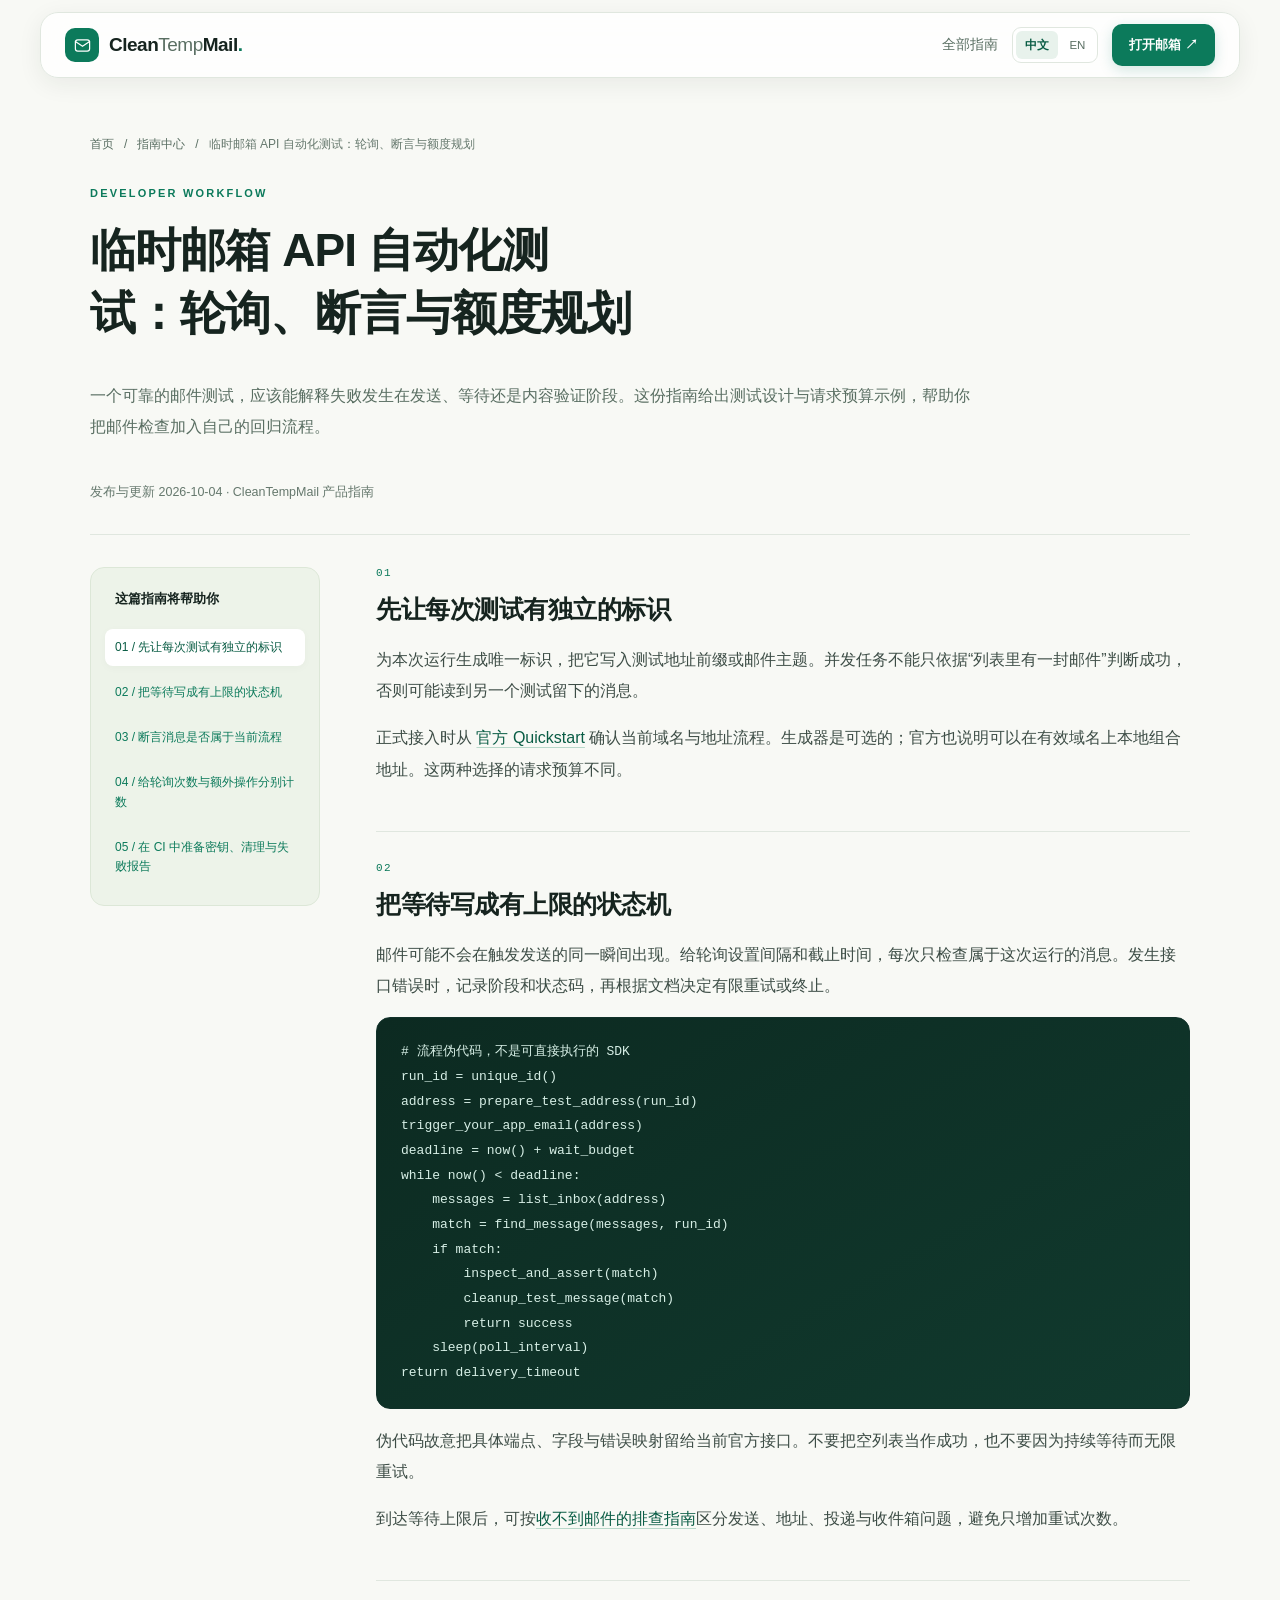
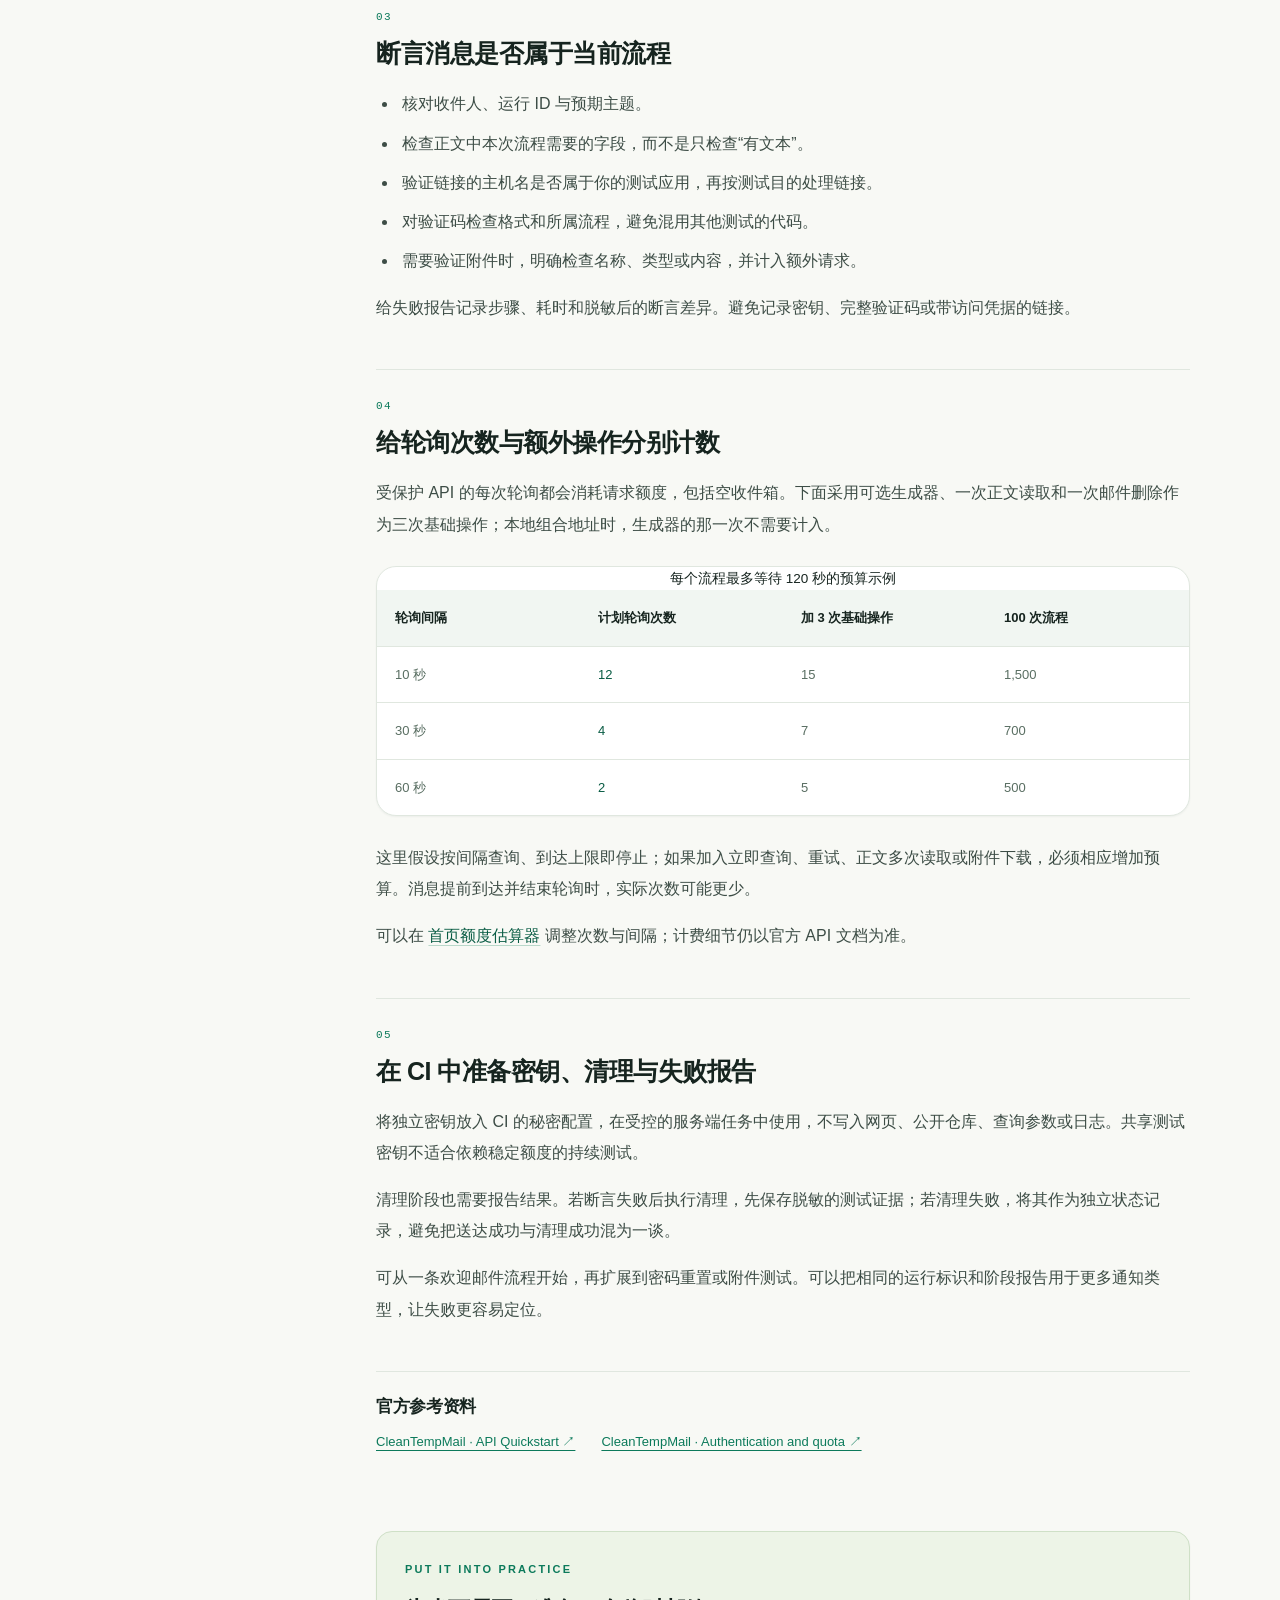
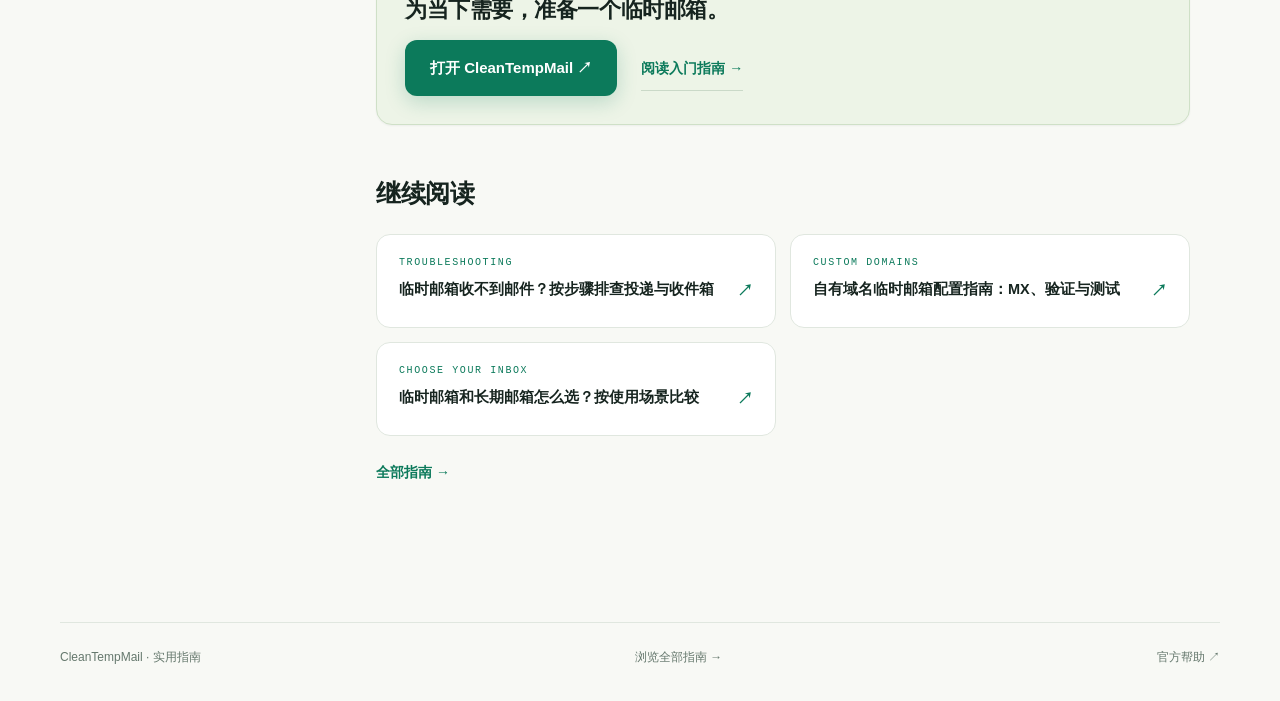
<file: site/guide/email-testing-api.html>
<!doctype html>
<html lang="zh-CN"><head>
<meta charset="utf-8"><meta name="viewport" content="width=device-width,initial-scale=1"><meta name="theme-color" content="#f8f9f5">
<title>临时邮箱 API 自动化测试：轮询、断言与额度规划 | CleanTempMail</title><meta name="description" content="为自己的应用设计邮件测试，规划唯一地址、有限轮询、消息匹配、内容断言和清理，并计算一次测试的请求成本。"><meta name="robots" content="index,follow,max-image-preview:large">
<link rel="canonical" href="https://cleantempmailcom.github.io/cleantempmail-pages/guide/email-testing-api.html">
<link rel="alternate" hreflang="zh-CN" href="https://cleantempmailcom.github.io/cleantempmail-pages/guide/email-testing-api.html"><link rel="alternate" hreflang="en" href="https://cleantempmailcom.github.io/cleantempmail-pages/en/guide/email-testing-api.html"><link rel="alternate" hreflang="x-default" href="https://cleantempmailcom.github.io/cleantempmail-pages/guide/email-testing-api.html">
<meta property="og:type" content="article"><meta property="og:url" content="https://cleantempmailcom.github.io/cleantempmail-pages/guide/email-testing-api.html"><meta property="og:title" content="临时邮箱 API 自动化测试：轮询、断言与额度规划 | CleanTempMail"><meta property="og:description" content="为自己的应用设计邮件测试，规划唯一地址、有限轮询、消息匹配、内容断言和清理，并计算一次测试的请求成本。"><meta property="og:locale" content="zh_CN"><meta property="og:site_name" content="CleanTempMail"><meta property="og:image" content="https://cleantempmailcom.github.io/cleantempmail-pages/assets/social.png"><meta property="og:image:width" content="1200"><meta property="og:image:height" content="630"><meta property="og:image:alt" content="CleanTempMail — 免费网页临时邮箱与付费 API">
<meta name="twitter:card" content="summary_large_image"><meta name="twitter:title" content="临时邮箱 API 自动化测试：轮询、断言与额度规划 | CleanTempMail"><meta name="twitter:description" content="为自己的应用设计邮件测试，规划唯一地址、有限轮询、消息匹配、内容断言和清理，并计算一次测试的请求成本。"><meta name="twitter:image" content="https://cleantempmailcom.github.io/cleantempmail-pages/assets/social.png">
<link rel="icon" href="../assets/favicon.svg" type="image/svg+xml"><link rel="stylesheet" href="../assets/style.css"><link rel="stylesheet" href="../assets/guides.css">
<script src="../assets/language.js" defer data-zh="./email-testing-api.html" data-en="../en/guide/email-testing-api.html"></script><script src="../assets/effects.js" defer></script>
<script type="application/ld+json">{"@context": "https://schema.org", "@graph": [{"@type": "WebSite", "@id": "https://cleantempmailcom.github.io/cleantempmail-pages/#website", "name": "CleanTempMail product guide", "url": "https://cleantempmailcom.github.io/cleantempmail-pages/", "inLanguage": ["zh-CN", "en"]}, {"@type": "BreadcrumbList", "itemListElement": [{"@type": "ListItem", "position": 1, "name": "首页", "item": "https://cleantempmailcom.github.io/cleantempmail-pages/"}, {"@type": "ListItem", "position": 2, "name": "指南中心", "item": "https://cleantempmailcom.github.io/cleantempmail-pages/guide/"}, {"@type": "ListItem", "position": 3, "name": "临时邮箱 API 自动化测试：轮询、断言与额度规划", "item": "https://cleantempmailcom.github.io/cleantempmail-pages/guide/email-testing-api.html"}], "@id": "https://cleantempmailcom.github.io/cleantempmail-pages/guide/email-testing-api.html#breadcrumb"}, {"@type": "Article", "headline": "临时邮箱 API 自动化测试：轮询、断言与额度规划", "description": "为自己的应用设计邮件测试，规划唯一地址、有限轮询、消息匹配、内容断言和清理，并计算一次测试的请求成本。", "inLanguage": "zh-CN", "mainEntityOfPage": {"@id": "https://cleantempmailcom.github.io/cleantempmail-pages/guide/email-testing-api.html#webpage"}, "datePublished": "2026-10-04", "dateModified": "2026-10-04", "author": {"@type": "Organization", "name": "CleanTempMail product guide", "url": "https://cleantempmailcom.github.io/cleantempmail-pages/"}, "image": "https://cleantempmailcom.github.io/cleantempmail-pages/assets/social.png", "@id": "https://cleantempmailcom.github.io/cleantempmail-pages/guide/email-testing-api.html#article", "url": "https://cleantempmailcom.github.io/cleantempmail-pages/guide/email-testing-api.html"}, {"@type": "WebPage", "@id": "https://cleantempmailcom.github.io/cleantempmail-pages/guide/email-testing-api.html#webpage", "url": "https://cleantempmailcom.github.io/cleantempmail-pages/guide/email-testing-api.html", "name": "临时邮箱 API 自动化测试：轮询、断言与额度规划 | CleanTempMail", "description": "为自己的应用设计邮件测试，规划唯一地址、有限轮询、消息匹配、内容断言和清理，并计算一次测试的请求成本。", "inLanguage": "zh-CN", "isPartOf": {"@id": "https://cleantempmailcom.github.io/cleantempmail-pages/#website"}, "breadcrumb": {"@id": "https://cleantempmailcom.github.io/cleantempmail-pages/guide/email-testing-api.html#breadcrumb"}, "mainEntity": {"@id": "https://cleantempmailcom.github.io/cleantempmail-pages/guide/email-testing-api.html#article"}}]}</script><meta property="og:locale:alternate" content="en_US">
<meta name="twitter:image:alt" content="CleanTempMail — 免费网页临时邮箱与付费 API">
</head>
<body><div class="ambient" aria-hidden="true"><i></i><i></i></div><div class="reading-progress" aria-hidden="true"></div><a class="skip" href="#main">跳到正文</a>
<header class="header"><div class="wrap nav"><a class="brand" href="../"><span class="brand-icon" aria-hidden="true"><svg viewBox="0 0 24 24" fill="none" stroke="currentColor" stroke-width="1.5" stroke-linecap="round" stroke-linejoin="round" aria-hidden="true"><rect x="3" y="5" width="18" height="14" rx="3"/><path d="m3 7 9 6 9-6"/></svg></span>Clean<span>Temp</span>Mail<span class="brand-dot">.</span></a><div class="nav-actions"><a class="guide-nav-link" href="./">全部指南</a><div class="language-switch" role="group" aria-label="选择语言"><a href="./email-testing-api.html" lang="zh-CN" hreflang="zh-CN" aria-current="page">中文</a><a href="../en/guide/email-testing-api.html" lang="en" hreflang="en">EN</a></div><a class="button small" href="https://cleantempmail.com/">打开邮箱 ↗</a></div></div></header>
<main id="main" class="article-shell wrap topic-article"><nav class="breadcrumb" aria-label="当前位置"><a href="../">首页</a><span aria-hidden="true">/</span><a href="./">指南中心</a><span aria-hidden="true">/</span><span aria-current="page">临时邮箱 API 自动化测试：轮询、断言与额度规划</span></nav><div class="eyebrow">DEVELOPER WORKFLOW</div><h1>临时邮箱 API 自动化测试：轮询、断言与额度规划</h1><p class="article-intro">一个可靠的邮件测试，应该能解释失败发生在发送、等待还是内容验证阶段。这份指南给出测试设计与请求预算示例，帮助你把邮件检查加入自己的回归流程。</p><div class="article-meta">发布与更新 2026-10-04 · CleanTempMail 产品指南</div><nav class="article-toc" aria-label="文章目录"><strong>这篇指南将帮助你</strong><a href="#isolate">01 / 先让每次测试有独立的标识</a><a href="#poll">02 / 把等待写成有上限的状态机</a><a href="#assert">03 / 断言消息是否属于当前流程</a><a href="#budget">04 / 给轮询次数与额外操作分别计数</a><a href="#ci">05 / 在 CI 中准备密钥、清理与失败报告</a></nav><div class="article-content"><section class="article-section" id="isolate"><div class="section-sequence">01</div><h2>先让每次测试有独立的标识</h2><p>为本次运行生成唯一标识，把它写入测试地址前缀或邮件主题。并发任务不能只依据“列表里有一封邮件”判断成功，否则可能读到另一个测试留下的消息。</p><p>正式接入时从 <a href="https://cleantempmail.com/api#api-quickstart">官方 Quickstart</a> 确认当前域名与地址流程。生成器是可选的；官方也说明可以在有效域名上本地组合地址。这两种选择的请求预算不同。</p></section><section class="article-section" id="poll"><div class="section-sequence">02</div><h2>把等待写成有上限的状态机</h2><p>邮件可能不会在触发发送的同一瞬间出现。给轮询设置间隔和截止时间，每次只检查属于这次运行的消息。发生接口错误时，记录阶段和状态码，再根据文档决定有限重试或终止。</p><pre class="article-code"><code># 流程伪代码，不是可直接执行的 SDK
run_id = unique_id()
address = prepare_test_address(run_id)
trigger_your_app_email(address)
deadline = now() + wait_budget
while now() &lt; deadline:
    messages = list_inbox(address)
    match = find_message(messages, run_id)
    if match:
        inspect_and_assert(match)
        cleanup_test_message(match)
        return success
    sleep(poll_interval)
return delivery_timeout</code></pre><p>伪代码故意把具体端点、字段与错误映射留给当前官方接口。不要把空列表当作成功，也不要因为持续等待而无限重试。</p><p>到达等待上限后，可按<a href="./email-not-received.html">收不到邮件的排查指南</a>区分发送、地址、投递与收件箱问题，避免只增加重试次数。</p></section><section class="article-section" id="assert"><div class="section-sequence">03</div><h2>断言消息是否属于当前流程</h2><ul><li>核对收件人、运行 ID 与预期主题。</li><li>检查正文中本次流程需要的字段，而不是只检查“有文本”。</li><li>验证链接的主机名是否属于你的测试应用，再按测试目的处理链接。</li><li>对验证码检查格式和所属流程，避免混用其他测试的代码。</li><li>需要验证附件时，明确检查名称、类型或内容，并计入额外请求。</li></ul><p>给失败报告记录步骤、耗时和脱敏后的断言差异。避免记录密钥、完整验证码或带访问凭据的链接。</p></section><section class="article-section" id="budget"><div class="section-sequence">04</div><h2>给轮询次数与额外操作分别计数</h2><p>受保护 API 的每次轮询都会消耗请求额度，包括空收件箱。下面采用可选生成器、一次正文读取和一次邮件删除作为三次基础操作；本地组合地址时，生成器的那一次不需要计入。</p><div class="table-scroll"><table><caption>每个流程最多等待 120 秒的预算示例</caption><thead><tr><th>轮询间隔</th><th>计划轮询次数</th><th>加 3 次基础操作</th><th>100 次流程</th></tr></thead><tbody><tr><td>10 秒</td><td>12</td><td>15</td><td>1,500</td></tr><tr><td>30 秒</td><td>4</td><td>7</td><td>700</td></tr><tr><td>60 秒</td><td>2</td><td>5</td><td>500</td></tr></tbody></table></div><p>这里假设按间隔查询、到达上限即停止；如果加入立即查询、重试、正文多次读取或附件下载，必须相应增加预算。消息提前到达并结束轮询时，实际次数可能更少。</p><p>可以在 <a href="../#api">首页额度估算器</a> 调整次数与间隔；计费细节仍以官方 API 文档为准。</p></section><section class="article-section" id="ci"><div class="section-sequence">05</div><h2>在 CI 中准备密钥、清理与失败报告</h2><p>将独立密钥放入 CI 的秘密配置，在受控的服务端任务中使用，不写入网页、公开仓库、查询参数或日志。共享测试密钥不适合依赖稳定额度的持续测试。</p><p>清理阶段也需要报告结果。若断言失败后执行清理，先保存脱敏的测试证据；若清理失败，将其作为独立状态记录，避免把送达成功与清理成功混为一谈。</p><p>可从一条欢迎邮件流程开始，再扩展到密码重置或附件测试。可以把相同的运行标识和阶段报告用于更多通知类型，让失败更容易定位。</p></section><section class="article-sources"><h2>官方参考资料</h2><ul><li><a href="https://cleantempmail.com/api#api-quickstart">CleanTempMail · API Quickstart ↗</a></li><li><a href="https://cleantempmail.com/api#api-authentication">CleanTempMail · Authentication and quota ↗</a></li></ul></section><aside class="article-next"><div class="eyebrow">PUT IT INTO PRACTICE</div><h2>为当下需要，准备一个临时邮箱。</h2><div class="hero-actions"><a class="button" href="https://cleantempmail.com/">打开 CleanTempMail ↗</a><a class="text-link" href="./temporary-email.html">阅读入门指南 →</a></div></aside><aside class="related-guides" aria-label="相关阅读"><h2>继续阅读</h2><div class="related-grid"><a class="related-link" href="./email-not-received.html"><span>TROUBLESHOOTING</span><strong>临时邮箱收不到邮件？按步骤排查投递与收件箱</strong><b aria-hidden="true">↗</b></a><a class="related-link" href="./custom-domain-email.html"><span>CUSTOM DOMAINS</span><strong>自有域名临时邮箱配置指南：MX、验证与测试</strong><b aria-hidden="true">↗</b></a><a class="related-link" href="./temporary-vs-permanent-email.html"><span>CHOOSE YOUR INBOX</span><strong>临时邮箱和长期邮箱怎么选？按使用场景比较</strong><b aria-hidden="true">↗</b></a></div><a class="text-link" href="./">全部指南 →</a></aside></div></main><a class="back-top" href="#main" aria-label="返回顶部">↑</a><footer class="wrap footer"><div class="footer-bottom"><span>CleanTempMail · 实用指南</span><a href="./">浏览全部指南 →</a><a href="https://cleantempmail.com/help">官方帮助 ↗</a></div></footer></body></html>
</file>
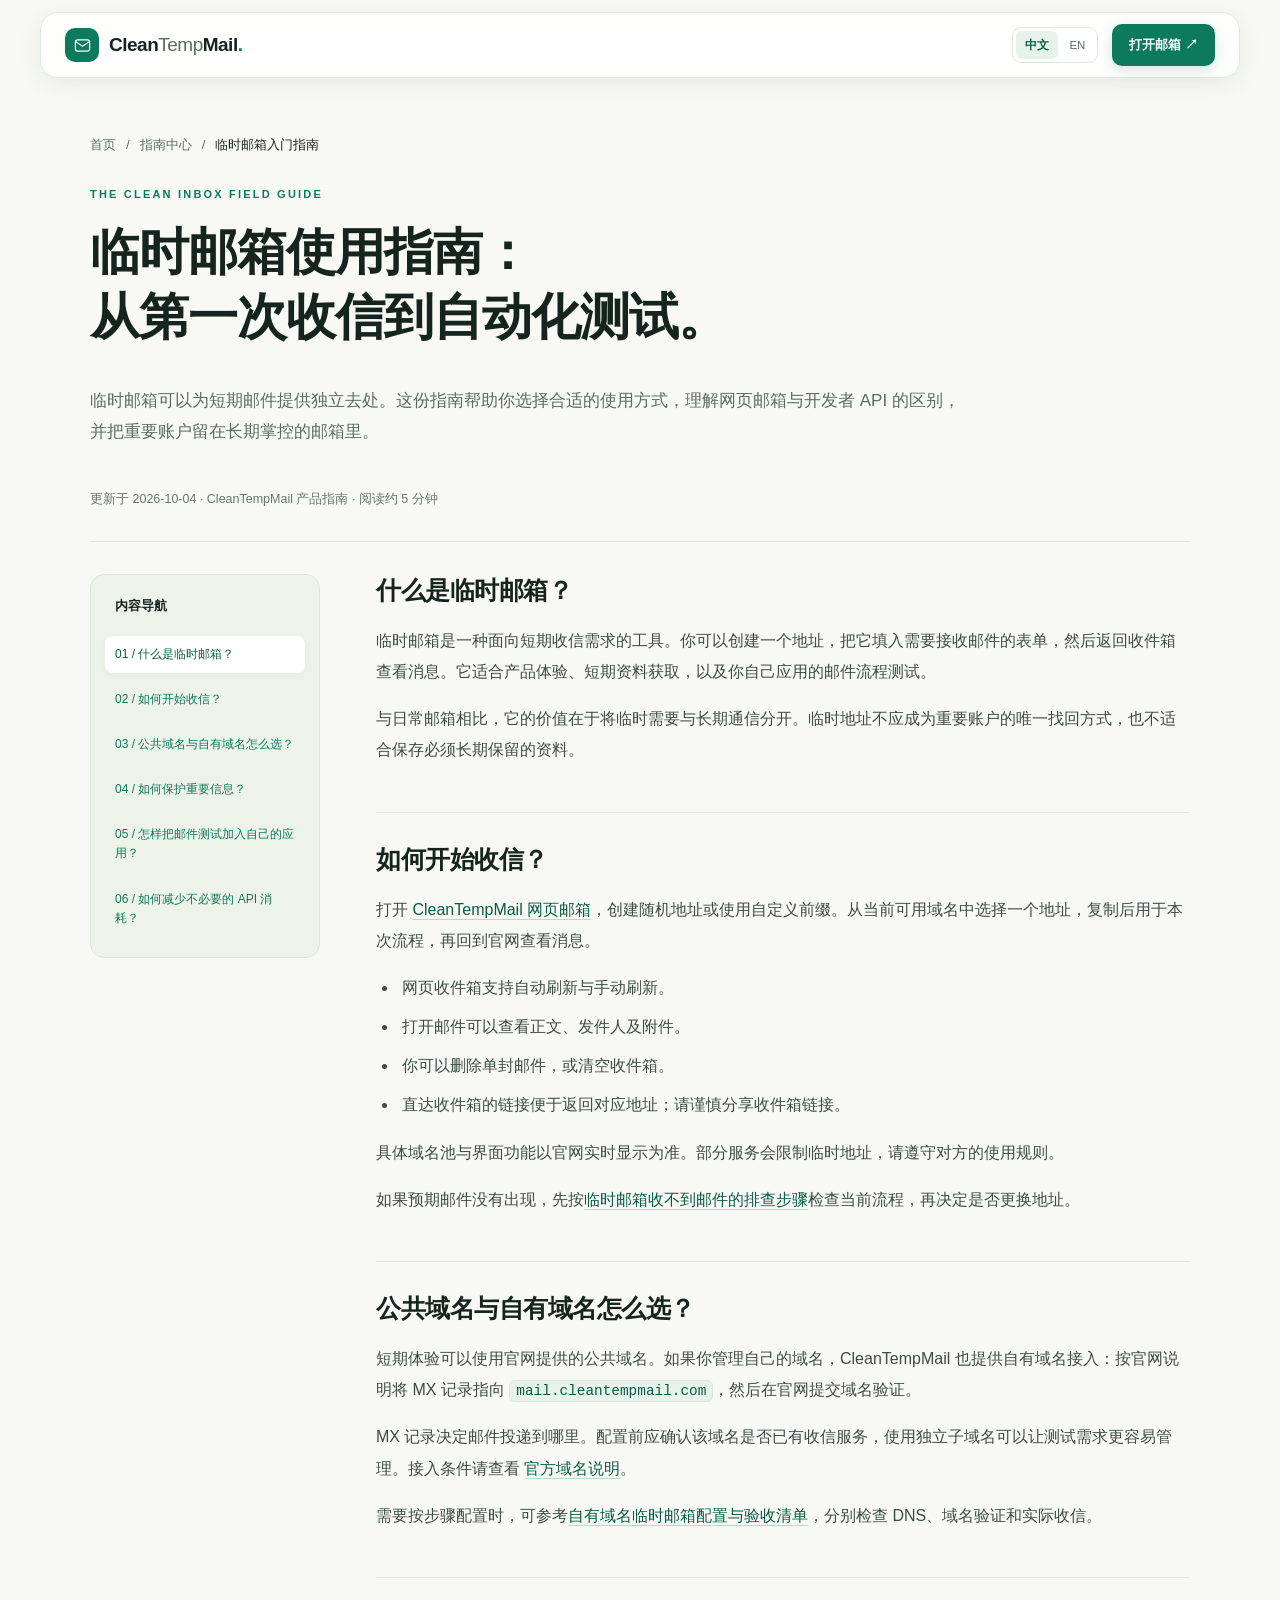
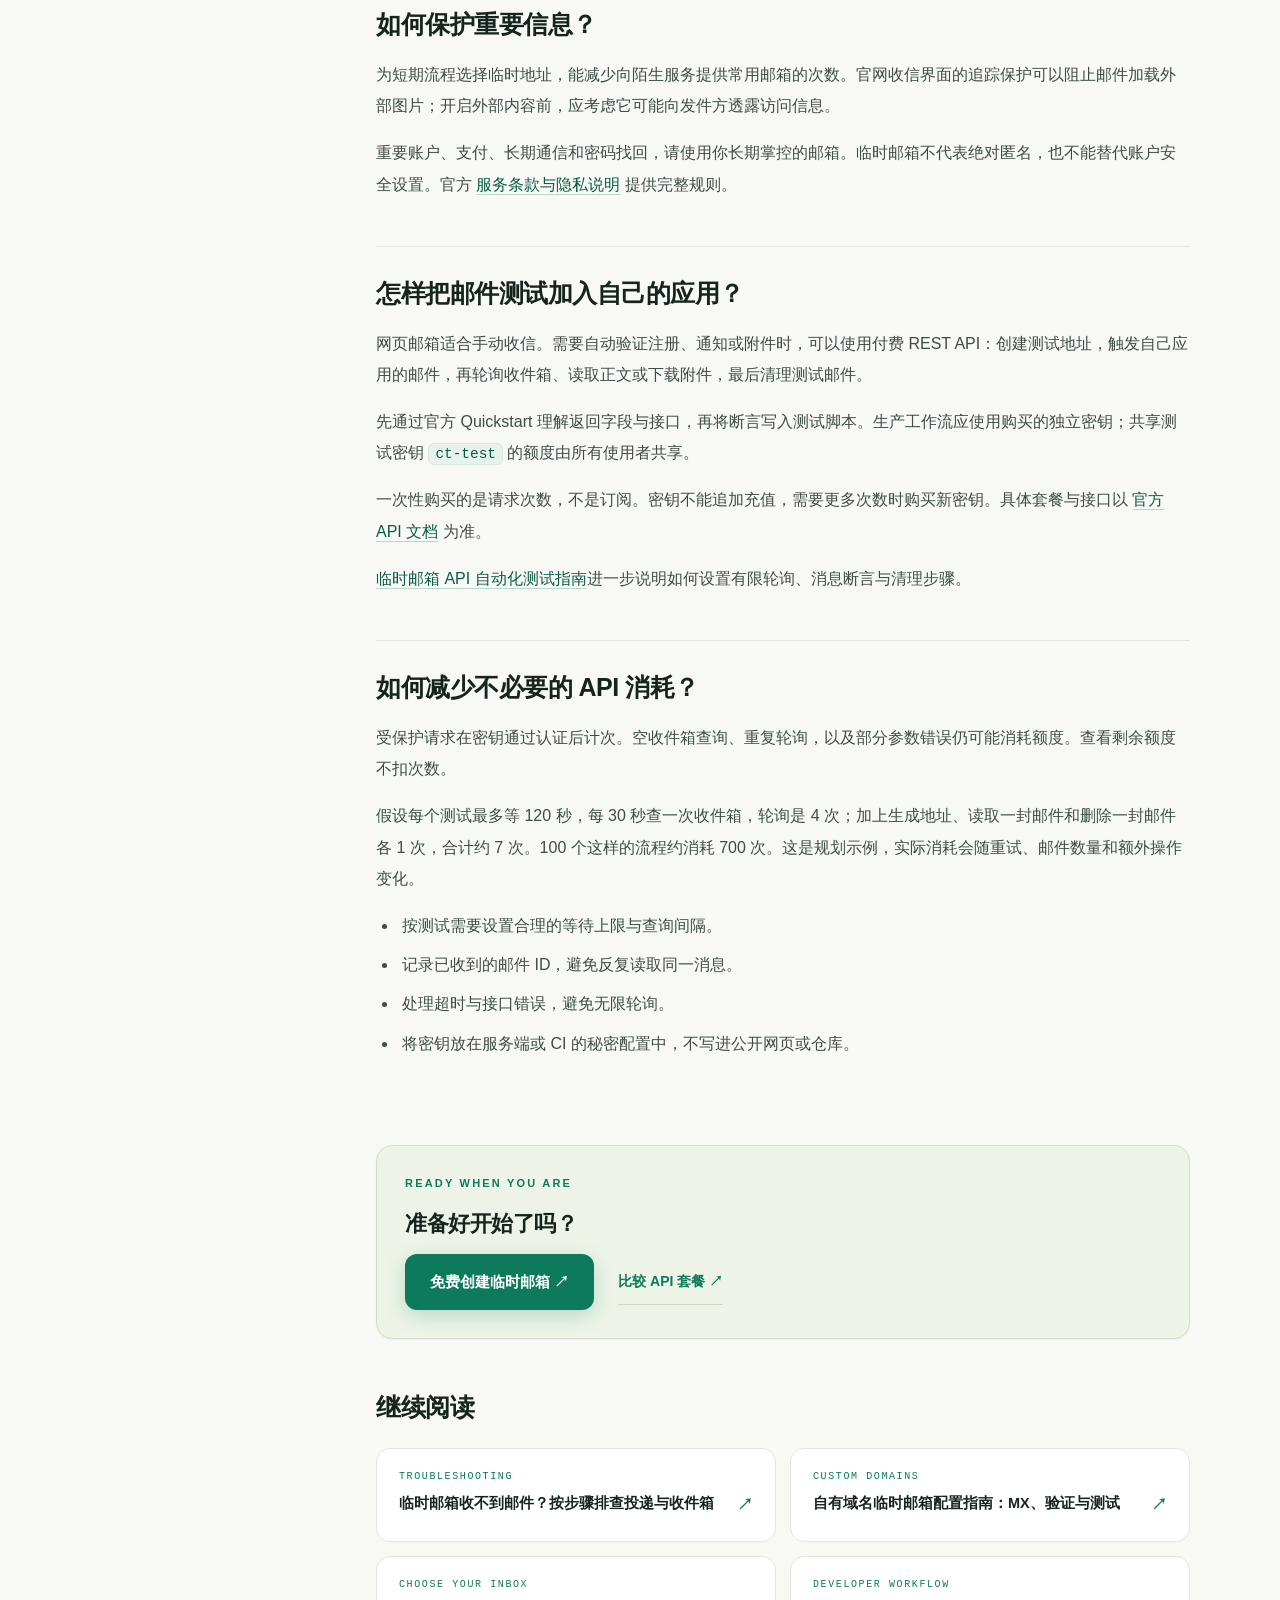
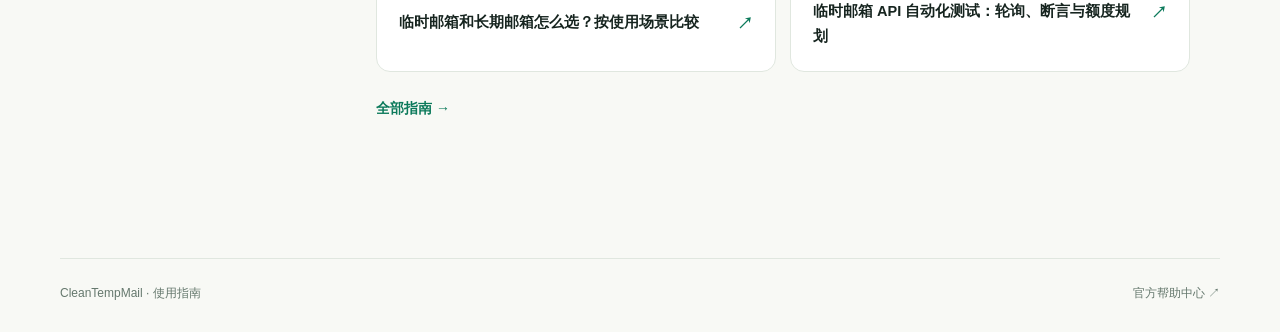
<file: site/guide/temporary-email.html>
<!DOCTYPE html><html lang="zh-CN"><head><meta charset="utf-8"><meta name="viewport" content="width=device-width,initial-scale=1"><meta name="theme-color" content="#f8f9f5"><title>临时邮箱使用指南：收信、域名与 API 测试 | CleanTempMail</title><meta name="description" content="了解临时邮箱的适用场景、收信步骤、自有域名接入，以及如何规划付费 API 的轮询和请求额度。"><meta name="robots" content="index,follow,max-image-preview:large"><link rel="canonical" href="https://cleantempmailcom.github.io/cleantempmail-pages/guide/temporary-email.html"><link rel="alternate" hreflang="zh-CN" href="https://cleantempmailcom.github.io/cleantempmail-pages/guide/temporary-email.html"><link rel="alternate" hreflang="en" href="https://cleantempmailcom.github.io/cleantempmail-pages/en/guide/temporary-email.html"><link rel="alternate" hreflang="x-default" href="https://cleantempmailcom.github.io/cleantempmail-pages/guide/temporary-email.html"><meta property="og:type" content="article"><meta property="og:url" content="https://cleantempmailcom.github.io/cleantempmail-pages/guide/temporary-email.html"><meta property="og:title" content="临时邮箱使用指南：收信、域名与 API 测试 | CleanTempMail"><meta property="og:description" content="了解临时邮箱的适用场景、收信步骤、自有域名接入，以及如何规划付费 API 的轮询和请求额度。"><meta property="og:locale" content="zh_CN"><meta property="og:site_name" content="CleanTempMail"><meta property="og:image" content="https://cleantempmailcom.github.io/cleantempmail-pages/assets/social.png"><meta name="twitter:card" content="summary_large_image"><meta name="twitter:image" content="https://cleantempmailcom.github.io/cleantempmail-pages/assets/social.png"><link rel="icon" href="../assets/favicon.svg"><link rel="stylesheet" href="../assets/style.css"><script src="../assets/language.js" defer data-zh="./temporary-email.html" data-en="../en/guide/temporary-email.html"></script><script src="../assets/effects.js" defer></script><script type="application/ld+json">{"@context": "https://schema.org", "@graph": [{"@type": "WebSite", "@id": "https://cleantempmailcom.github.io/cleantempmail-pages/#website", "name": "CleanTempMail product guide", "url": "https://cleantempmailcom.github.io/cleantempmail-pages/", "inLanguage": ["zh-CN", "en"]}, {"@type": "Article", "headline": "临时邮箱使用指南：从第一次收信到自动化测试。", "description": "了解临时邮箱的适用场景、收信步骤、自有域名接入，以及如何规划付费 API 的轮询和请求额度。", "inLanguage": "zh-CN", "mainEntityOfPage": {"@id": "https://cleantempmailcom.github.io/cleantempmail-pages/guide/temporary-email.html#webpage"}, "datePublished": "2026-10-04", "dateModified": "2026-10-04", "author": {"@type": "Organization", "name": "CleanTempMail product guide", "url": "https://cleantempmailcom.github.io/cleantempmail-pages/"}, "image": "https://cleantempmailcom.github.io/cleantempmail-pages/assets/social.png", "@id": "https://cleantempmailcom.github.io/cleantempmail-pages/guide/temporary-email.html#article", "url": "https://cleantempmailcom.github.io/cleantempmail-pages/guide/temporary-email.html"}, {"@type": "BreadcrumbList", "itemListElement": [{"@type": "ListItem", "position": 1, "name": "首页", "item": "https://cleantempmailcom.github.io/cleantempmail-pages/"}, {"@type": "ListItem", "position": 2, "name": "指南中心", "item": "https://cleantempmailcom.github.io/cleantempmail-pages/guide/"}, {"@type": "ListItem", "position": 3, "name": "临时邮箱入门指南", "item": "https://cleantempmailcom.github.io/cleantempmail-pages/guide/temporary-email.html"}], "@id": "https://cleantempmailcom.github.io/cleantempmail-pages/guide/temporary-email.html#breadcrumb"}, {"@type": "WebPage", "@id": "https://cleantempmailcom.github.io/cleantempmail-pages/guide/temporary-email.html#webpage", "url": "https://cleantempmailcom.github.io/cleantempmail-pages/guide/temporary-email.html", "name": "临时邮箱使用指南：收信、域名与 API 测试 | CleanTempMail", "description": "了解临时邮箱的适用场景、收信步骤、自有域名接入，以及如何规划付费 API 的轮询和请求额度。", "inLanguage": "zh-CN", "isPartOf": {"@id": "https://cleantempmailcom.github.io/cleantempmail-pages/#website"}, "breadcrumb": {"@id": "https://cleantempmailcom.github.io/cleantempmail-pages/guide/temporary-email.html#breadcrumb"}, "mainEntity": {"@id": "https://cleantempmailcom.github.io/cleantempmail-pages/guide/temporary-email.html#article"}}]}</script><link rel="stylesheet" href="../assets/guides.css"><meta name="twitter:title" content="临时邮箱使用指南：收信、域名与 API 测试 | CleanTempMail">
<meta name="twitter:description" content="了解临时邮箱的适用场景、收信步骤、自有域名接入，以及如何规划付费 API 的轮询和请求额度。">
<meta property="og:image:alt" content="CleanTempMail — 免费网页临时邮箱与付费 API">
<meta property="og:image:width" content="1200">
<meta property="og:image:height" content="630">
<meta property="og:locale:alternate" content="en_US">
<meta name="twitter:image:alt" content="CleanTempMail — 免费网页临时邮箱与付费 API">
</head><body><div class="ambient" aria-hidden="true"><i></i><i></i></div><div class="reading-progress" aria-hidden="true"></div><a class="skip" href="#main">跳到正文</a><header class="header"><div class="wrap nav"><a class="brand" href="../"><span class="brand-icon" aria-hidden="true"><svg class="" viewBox="0 0 24 24" fill="none" stroke="currentColor" stroke-width="1.5" stroke-linecap="round" stroke-linejoin="round" aria-hidden="true"><rect x="3" y="5" width="18" height="14" rx="3"/><path d="m3 7 9 6 9-6"/></svg></span>Clean<span>Temp</span>Mail<span class="brand-dot">.</span></a><div class="nav-actions"><div class="language-switch" role="group" aria-label="选择语言"><a lang="zh-CN" hreflang="zh-CN" href="./temporary-email.html" aria-current="page">中文</a><a lang="en" hreflang="en" href="../en/guide/temporary-email.html">EN</a></div><a class="button small" href="https://cleantempmail.com/">打开邮箱 ↗</a></div></div></header><main id="main" class="article-shell wrap"><nav class="breadcrumb" aria-label="当前位置"><a href="../">首页</a><span aria-hidden="true">/</span><a href="./">指南中心</a><span aria-hidden="true">/</span><span aria-current="page">临时邮箱入门指南</span></nav><div class="eyebrow">THE CLEAN INBOX FIELD GUIDE</div><h1>临时邮箱使用指南：<br>从第一次收信到自动化测试。</h1><p class="article-intro">临时邮箱可以为短期邮件提供独立去处。这份指南帮助你选择合适的使用方式，理解网页邮箱与开发者 API 的区别，并把重要账户留在长期掌控的邮箱里。</p><div class="article-meta">更新于 2026-10-04 · CleanTempMail 产品指南 · 阅读约 5 分钟</div><nav class="article-toc" aria-label="文章目录"><strong>内容导航</strong><a href="#basics">01 / 什么是临时邮箱？</a><a href="#inbox">02 / 如何开始收信？</a><a href="#domains">03 / 公共域名与自有域名怎么选？</a><a href="#privacy">04 / 如何保护重要信息？</a><a href="#api-testing">05 / 怎样把邮件测试加入自己的应用？</a><a href="#quota">06 / 如何减少不必要的 API 消耗？</a></nav><div class="article-content"><section id="basics" class="article-section"><h2>什么是临时邮箱？</h2><p>临时邮箱是一种面向短期收信需求的工具。你可以创建一个地址，把它填入需要接收邮件的表单，然后返回收件箱查看消息。它适合产品体验、短期资料获取，以及你自己应用的邮件流程测试。</p><p>与日常邮箱相比，它的价值在于将临时需要与长期通信分开。临时地址不应成为重要账户的唯一找回方式，也不适合保存必须长期保留的资料。</p></section><section id="inbox" class="article-section"><h2>如何开始收信？</h2><p>打开 <a href="https://cleantempmail.com/">CleanTempMail 网页邮箱</a>，创建随机地址或使用自定义前缀。从当前可用域名中选择一个地址，复制后用于本次流程，再回到官网查看消息。</p><ul><li>网页收件箱支持自动刷新与手动刷新。</li><li>打开邮件可以查看正文、发件人及附件。</li><li>你可以删除单封邮件，或清空收件箱。</li><li>直达收件箱的链接便于返回对应地址；请谨慎分享收件箱链接。</li></ul><p>具体域名池与界面功能以官网实时显示为准。部分服务会限制临时地址，请遵守对方的使用规则。</p><p>如果预期邮件没有出现，先按<a href="./email-not-received.html">临时邮箱收不到邮件的排查步骤</a>检查当前流程，再决定是否更换地址。</p></section><section id="domains" class="article-section"><h2>公共域名与自有域名怎么选？</h2><p>短期体验可以使用官网提供的公共域名。如果你管理自己的域名，CleanTempMail 也提供自有域名接入：按官网说明将 MX 记录指向 <code>mail.cleantempmail.com</code>，然后在官网提交域名验证。</p><p>MX 记录决定邮件投递到哪里。配置前应确认该域名是否已有收信服务，使用独立子域名可以让测试需求更容易管理。接入条件请查看 <a href="https://cleantempmail.com/help#help-step-4">官方域名说明</a>。</p><p>需要按步骤配置时，可参考<a href="./custom-domain-email.html">自有域名临时邮箱配置与验收清单</a>，分别检查 DNS、域名验证和实际收信。</p></section><section id="privacy" class="article-section"><h2>如何保护重要信息？</h2><p>为短期流程选择临时地址，能减少向陌生服务提供常用邮箱的次数。官网收信界面的追踪保护可以阻止邮件加载外部图片；开启外部内容前，应考虑它可能向发件方透露访问信息。</p><p>重要账户、支付、长期通信和密码找回，请使用你长期掌控的邮箱。临时邮箱不代表绝对匿名，也不能替代账户安全设置。官方 <a href="https://cleantempmail.com/terms">服务条款与隐私说明</a> 提供完整规则。</p></section><section id="api-testing" class="article-section"><h2>怎样把邮件测试加入自己的应用？</h2><p>网页邮箱适合手动收信。需要自动验证注册、通知或附件时，可以使用付费 REST API：创建测试地址，触发自己应用的邮件，再轮询收件箱、读取正文或下载附件，最后清理测试邮件。</p><p>先通过官方 Quickstart 理解返回字段与接口，再将断言写入测试脚本。生产工作流应使用购买的独立密钥；共享测试密钥 <code>ct-test</code> 的额度由所有使用者共享。</p><p>一次性购买的是请求次数，不是订阅。密钥不能追加充值，需要更多次数时购买新密钥。具体套餐与接口以 <a href="https://cleantempmail.com/api">官方 API 文档</a> 为准。</p><p><a href="./email-testing-api.html">临时邮箱 API 自动化测试指南</a>进一步说明如何设置有限轮询、消息断言与清理步骤。</p></section><section id="quota" class="article-section"><h2>如何减少不必要的 API 消耗？</h2><p>受保护请求在密钥通过认证后计次。空收件箱查询、重复轮询，以及部分参数错误仍可能消耗额度。查看剩余额度不扣次数。</p><p>假设每个测试最多等 120 秒，每 30 秒查一次收件箱，轮询是 4 次；加上生成地址、读取一封邮件和删除一封邮件各 1 次，合计约 7 次。100 个这样的流程约消耗 700 次。这是规划示例，实际消耗会随重试、邮件数量和额外操作变化。</p><ul><li>按测试需要设置合理的等待上限与查询间隔。</li><li>记录已收到的邮件 ID，避免反复读取同一消息。</li><li>处理超时与接口错误，避免无限轮询。</li><li>将密钥放在服务端或 CI 的秘密配置中，不写进公开网页或仓库。</li></ul></section><aside class="article-next"><div class="eyebrow">READY WHEN YOU ARE</div><h2>准备好开始了吗？</h2><div class="hero-actions"><a class="button" href="https://cleantempmail.com/">免费创建临时邮箱 ↗</a><a class="text-link" href="../#api">比较 API 套餐 ↗</a></div></aside><aside class="related-guides" aria-label="相关阅读"><h2>继续阅读</h2><div class="related-grid"><a class="related-link" href="./email-not-received.html"><span>TROUBLESHOOTING</span><strong>临时邮箱收不到邮件？按步骤排查投递与收件箱</strong><b aria-hidden="true">↗</b></a><a class="related-link" href="./custom-domain-email.html"><span>CUSTOM DOMAINS</span><strong>自有域名临时邮箱配置指南：MX、验证与测试</strong><b aria-hidden="true">↗</b></a><a class="related-link" href="./temporary-vs-permanent-email.html"><span>CHOOSE YOUR INBOX</span><strong>临时邮箱和长期邮箱怎么选？按使用场景比较</strong><b aria-hidden="true">↗</b></a><a class="related-link" href="./email-testing-api.html"><span>DEVELOPER WORKFLOW</span><strong>临时邮箱 API 自动化测试：轮询、断言与额度规划</strong><b aria-hidden="true">↗</b></a></div><a class="text-link" href="./">全部指南 →</a></aside></div></main><a class="back-top" href="#main" aria-label="返回顶部">↑</a><footer class="wrap footer"><div class="footer-bottom"><span>CleanTempMail · 使用指南</span><a href="https://cleantempmail.com/help">官方帮助中心 ↗</a></div></footer></body></html>
</file>
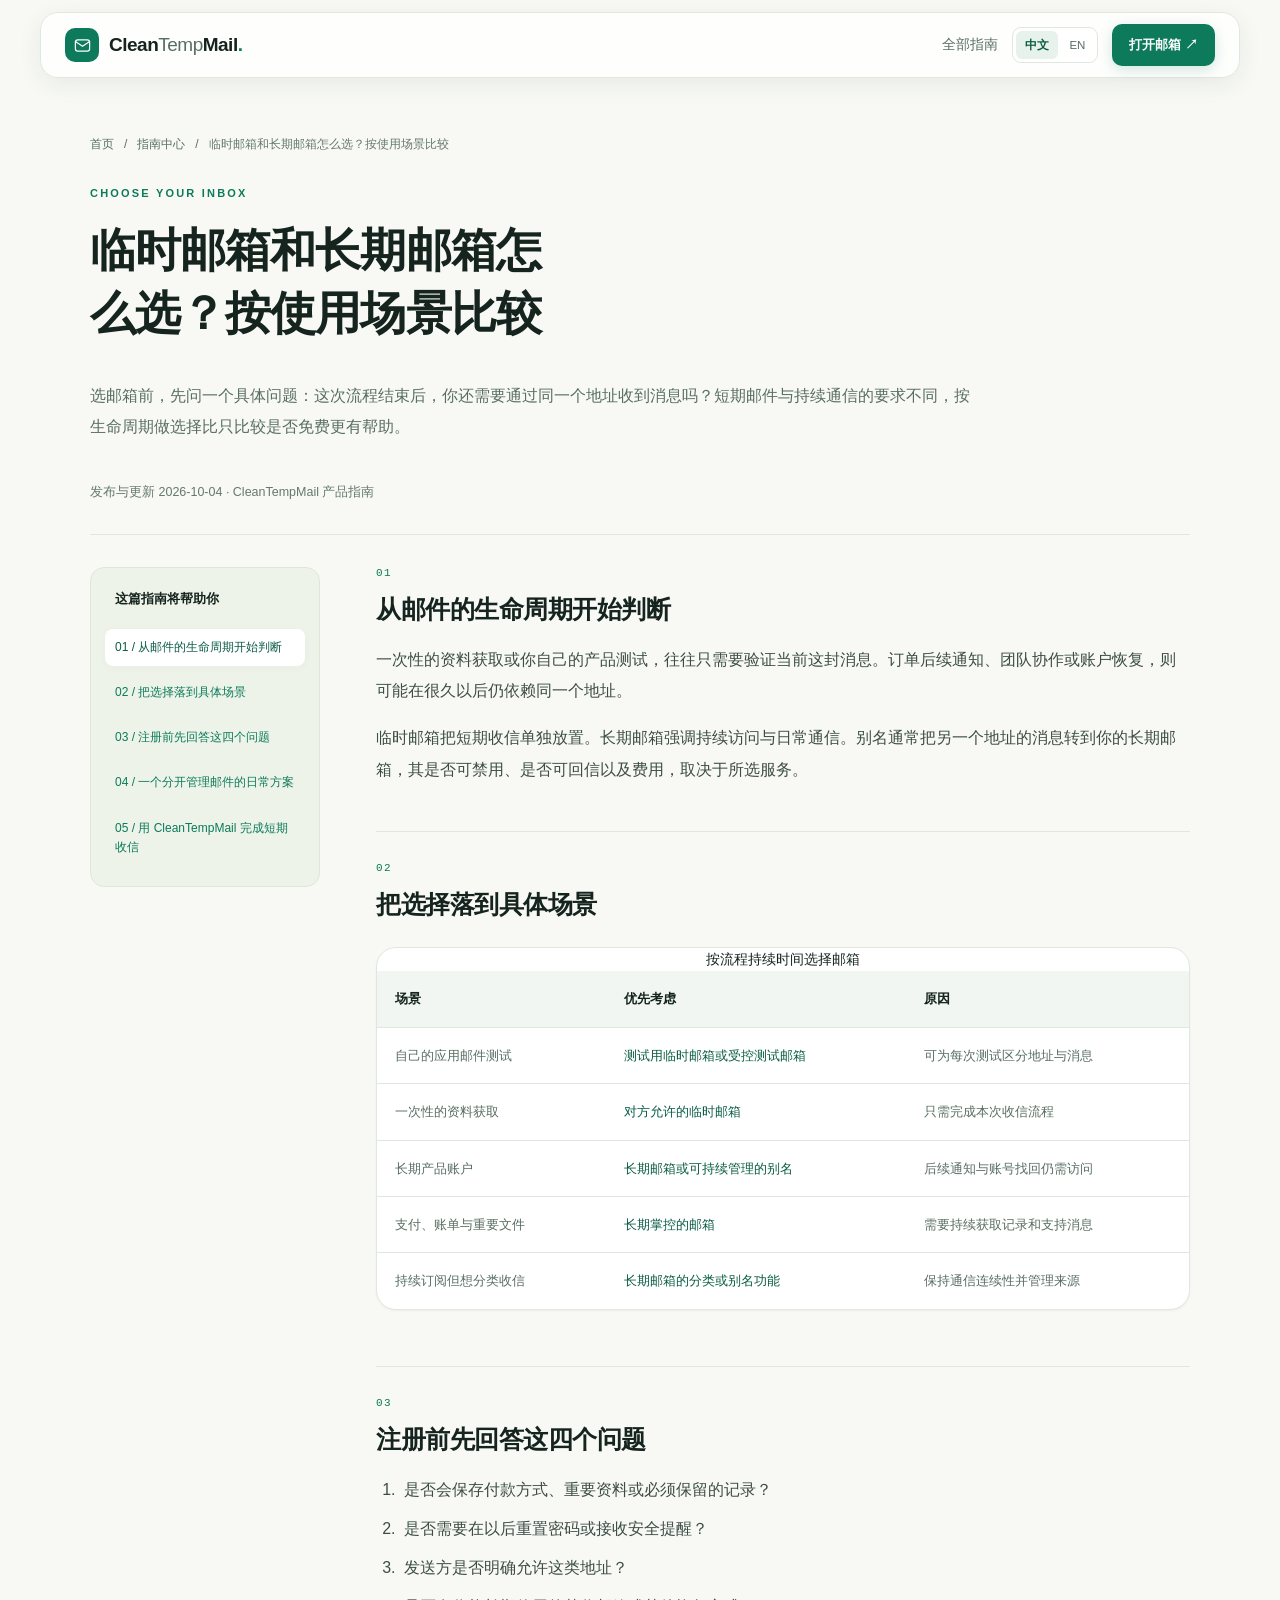
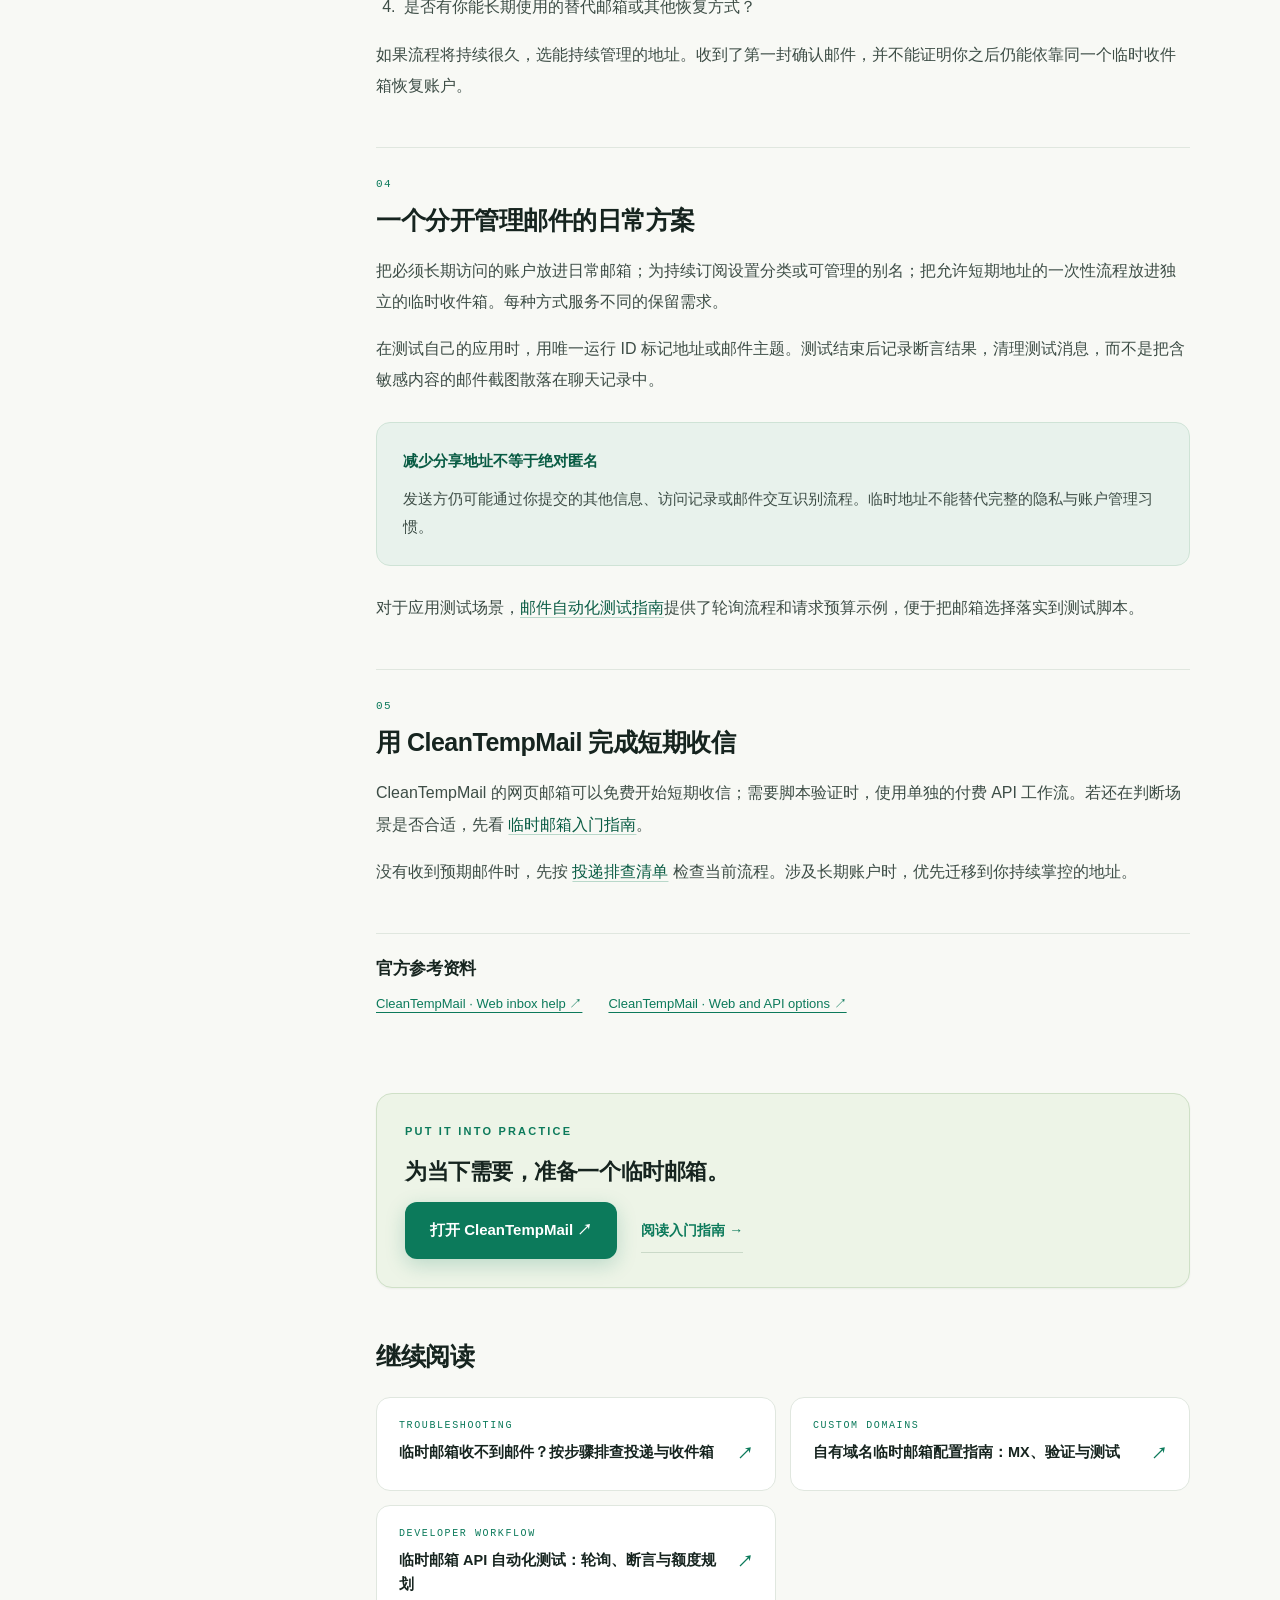
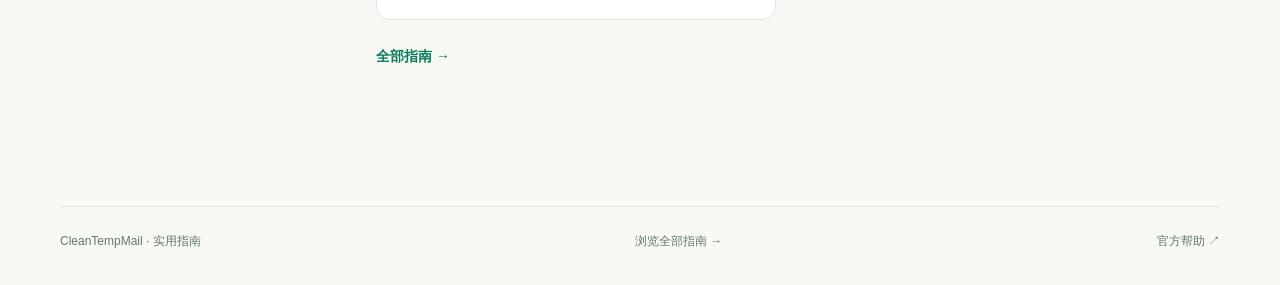
<file: site/guide/temporary-vs-permanent-email.html>
<!doctype html>
<html lang="zh-CN"><head>
<meta charset="utf-8"><meta name="viewport" content="width=device-width,initial-scale=1"><meta name="theme-color" content="#f8f9f5">
<title>临时邮箱和长期邮箱怎么选？按使用场景比较 | CleanTempMail</title><meta name="description" content="比较短期体验、测试、持续通信和账号找回的邮箱需求，了解何时使用临时邮箱、何时保留长期邮箱或别名。"><meta name="robots" content="index,follow,max-image-preview:large">
<link rel="canonical" href="https://cleantempmailcom.github.io/cleantempmail-pages/guide/temporary-vs-permanent-email.html">
<link rel="alternate" hreflang="zh-CN" href="https://cleantempmailcom.github.io/cleantempmail-pages/guide/temporary-vs-permanent-email.html"><link rel="alternate" hreflang="en" href="https://cleantempmailcom.github.io/cleantempmail-pages/en/guide/temporary-vs-permanent-email.html"><link rel="alternate" hreflang="x-default" href="https://cleantempmailcom.github.io/cleantempmail-pages/guide/temporary-vs-permanent-email.html">
<meta property="og:type" content="article"><meta property="og:url" content="https://cleantempmailcom.github.io/cleantempmail-pages/guide/temporary-vs-permanent-email.html"><meta property="og:title" content="临时邮箱和长期邮箱怎么选？按使用场景比较 | CleanTempMail"><meta property="og:description" content="比较短期体验、测试、持续通信和账号找回的邮箱需求，了解何时使用临时邮箱、何时保留长期邮箱或别名。"><meta property="og:locale" content="zh_CN"><meta property="og:site_name" content="CleanTempMail"><meta property="og:image" content="https://cleantempmailcom.github.io/cleantempmail-pages/assets/social.png"><meta property="og:image:width" content="1200"><meta property="og:image:height" content="630"><meta property="og:image:alt" content="CleanTempMail — 免费网页临时邮箱与付费 API">
<meta name="twitter:card" content="summary_large_image"><meta name="twitter:title" content="临时邮箱和长期邮箱怎么选？按使用场景比较 | CleanTempMail"><meta name="twitter:description" content="比较短期体验、测试、持续通信和账号找回的邮箱需求，了解何时使用临时邮箱、何时保留长期邮箱或别名。"><meta name="twitter:image" content="https://cleantempmailcom.github.io/cleantempmail-pages/assets/social.png">
<link rel="icon" href="../assets/favicon.svg" type="image/svg+xml"><link rel="stylesheet" href="../assets/style.css"><link rel="stylesheet" href="../assets/guides.css">
<script src="../assets/language.js" defer data-zh="./temporary-vs-permanent-email.html" data-en="../en/guide/temporary-vs-permanent-email.html"></script><script src="../assets/effects.js" defer></script>
<script type="application/ld+json">{"@context": "https://schema.org", "@graph": [{"@type": "WebSite", "@id": "https://cleantempmailcom.github.io/cleantempmail-pages/#website", "name": "CleanTempMail product guide", "url": "https://cleantempmailcom.github.io/cleantempmail-pages/", "inLanguage": ["zh-CN", "en"]}, {"@type": "BreadcrumbList", "itemListElement": [{"@type": "ListItem", "position": 1, "name": "首页", "item": "https://cleantempmailcom.github.io/cleantempmail-pages/"}, {"@type": "ListItem", "position": 2, "name": "指南中心", "item": "https://cleantempmailcom.github.io/cleantempmail-pages/guide/"}, {"@type": "ListItem", "position": 3, "name": "临时邮箱和长期邮箱怎么选？按使用场景比较", "item": "https://cleantempmailcom.github.io/cleantempmail-pages/guide/temporary-vs-permanent-email.html"}], "@id": "https://cleantempmailcom.github.io/cleantempmail-pages/guide/temporary-vs-permanent-email.html#breadcrumb"}, {"@type": "Article", "headline": "临时邮箱和长期邮箱怎么选？按使用场景比较", "description": "比较短期体验、测试、持续通信和账号找回的邮箱需求，了解何时使用临时邮箱、何时保留长期邮箱或别名。", "inLanguage": "zh-CN", "mainEntityOfPage": {"@id": "https://cleantempmailcom.github.io/cleantempmail-pages/guide/temporary-vs-permanent-email.html#webpage"}, "datePublished": "2026-10-04", "dateModified": "2026-10-04", "author": {"@type": "Organization", "name": "CleanTempMail product guide", "url": "https://cleantempmailcom.github.io/cleantempmail-pages/"}, "image": "https://cleantempmailcom.github.io/cleantempmail-pages/assets/social.png", "@id": "https://cleantempmailcom.github.io/cleantempmail-pages/guide/temporary-vs-permanent-email.html#article", "url": "https://cleantempmailcom.github.io/cleantempmail-pages/guide/temporary-vs-permanent-email.html"}, {"@type": "WebPage", "@id": "https://cleantempmailcom.github.io/cleantempmail-pages/guide/temporary-vs-permanent-email.html#webpage", "url": "https://cleantempmailcom.github.io/cleantempmail-pages/guide/temporary-vs-permanent-email.html", "name": "临时邮箱和长期邮箱怎么选？按使用场景比较 | CleanTempMail", "description": "比较短期体验、测试、持续通信和账号找回的邮箱需求，了解何时使用临时邮箱、何时保留长期邮箱或别名。", "inLanguage": "zh-CN", "isPartOf": {"@id": "https://cleantempmailcom.github.io/cleantempmail-pages/#website"}, "breadcrumb": {"@id": "https://cleantempmailcom.github.io/cleantempmail-pages/guide/temporary-vs-permanent-email.html#breadcrumb"}, "mainEntity": {"@id": "https://cleantempmailcom.github.io/cleantempmail-pages/guide/temporary-vs-permanent-email.html#article"}}]}</script><meta property="og:locale:alternate" content="en_US">
<meta name="twitter:image:alt" content="CleanTempMail — 免费网页临时邮箱与付费 API">
</head>
<body><div class="ambient" aria-hidden="true"><i></i><i></i></div><div class="reading-progress" aria-hidden="true"></div><a class="skip" href="#main">跳到正文</a>
<header class="header"><div class="wrap nav"><a class="brand" href="../"><span class="brand-icon" aria-hidden="true"><svg viewBox="0 0 24 24" fill="none" stroke="currentColor" stroke-width="1.5" stroke-linecap="round" stroke-linejoin="round" aria-hidden="true"><rect x="3" y="5" width="18" height="14" rx="3"/><path d="m3 7 9 6 9-6"/></svg></span>Clean<span>Temp</span>Mail<span class="brand-dot">.</span></a><div class="nav-actions"><a class="guide-nav-link" href="./">全部指南</a><div class="language-switch" role="group" aria-label="选择语言"><a href="./temporary-vs-permanent-email.html" lang="zh-CN" hreflang="zh-CN" aria-current="page">中文</a><a href="../en/guide/temporary-vs-permanent-email.html" lang="en" hreflang="en">EN</a></div><a class="button small" href="https://cleantempmail.com/">打开邮箱 ↗</a></div></div></header>
<main id="main" class="article-shell wrap topic-article"><nav class="breadcrumb" aria-label="当前位置"><a href="../">首页</a><span aria-hidden="true">/</span><a href="./">指南中心</a><span aria-hidden="true">/</span><span aria-current="page">临时邮箱和长期邮箱怎么选？按使用场景比较</span></nav><div class="eyebrow">CHOOSE YOUR INBOX</div><h1>临时邮箱和长期邮箱怎么选？按使用场景比较</h1><p class="article-intro">选邮箱前，先问一个具体问题：这次流程结束后，你还需要通过同一个地址收到消息吗？短期邮件与持续通信的要求不同，按生命周期做选择比只比较是否免费更有帮助。</p><div class="article-meta">发布与更新 2026-10-04 · CleanTempMail 产品指南</div><nav class="article-toc" aria-label="文章目录"><strong>这篇指南将帮助你</strong><a href="#lifecycle">01 / 从邮件的生命周期开始判断</a><a href="#compare">02 / 把选择落到具体场景</a><a href="#questions">03 / 注册前先回答这四个问题</a><a href="#workflow">04 / 一个分开管理邮件的日常方案</a><a href="#start">05 / 用 CleanTempMail 完成短期收信</a></nav><div class="article-content"><section class="article-section" id="lifecycle"><div class="section-sequence">01</div><h2>从邮件的生命周期开始判断</h2><p>一次性的资料获取或你自己的产品测试，往往只需要验证当前这封消息。订单后续通知、团队协作或账户恢复，则可能在很久以后仍依赖同一个地址。</p><p>临时邮箱把短期收信单独放置。长期邮箱强调持续访问与日常通信。别名通常把另一个地址的消息转到你的长期邮箱，其是否可禁用、是否可回信以及费用，取决于所选服务。</p></section><section class="article-section" id="compare"><div class="section-sequence">02</div><h2>把选择落到具体场景</h2><div class="table-scroll"><table><caption>按流程持续时间选择邮箱</caption><thead><tr><th>场景</th><th>优先考虑</th><th>原因</th></tr></thead><tbody><tr><td>自己的应用邮件测试</td><td>测试用临时邮箱或受控测试邮箱</td><td>可为每次测试区分地址与消息</td></tr><tr><td>一次性的资料获取</td><td>对方允许的临时邮箱</td><td>只需完成本次收信流程</td></tr><tr><td>长期产品账户</td><td>长期邮箱或可持续管理的别名</td><td>后续通知与账号找回仍需访问</td></tr><tr><td>支付、账单与重要文件</td><td>长期掌控的邮箱</td><td>需要持续获取记录和支持消息</td></tr><tr><td>持续订阅但想分类收信</td><td>长期邮箱的分类或别名功能</td><td>保持通信连续性并管理来源</td></tr></tbody></table></div></section><section class="article-section" id="questions"><div class="section-sequence">03</div><h2>注册前先回答这四个问题</h2><ol><li>是否会保存付款方式、重要资料或必须保留的记录？</li><li>是否需要在以后重置密码或接收安全提醒？</li><li>发送方是否明确允许这类地址？</li><li>是否有你能长期使用的替代邮箱或其他恢复方式？</li></ol><p>如果流程将持续很久，选能持续管理的地址。收到了第一封确认邮件，并不能证明你之后仍能依靠同一个临时收件箱恢复账户。</p></section><section class="article-section" id="workflow"><div class="section-sequence">04</div><h2>一个分开管理邮件的日常方案</h2><p>把必须长期访问的账户放进日常邮箱；为持续订阅设置分类或可管理的别名；把允许短期地址的一次性流程放进独立的临时收件箱。每种方式服务不同的保留需求。</p><p>在测试自己的应用时，用唯一运行 ID 标记地址或邮件主题。测试结束后记录断言结果，清理测试消息，而不是把含敏感内容的邮件截图散落在聊天记录中。</p><div class="article-callout"><strong>减少分享地址不等于绝对匿名</strong><p>发送方仍可能通过你提交的其他信息、访问记录或邮件交互识别流程。临时地址不能替代完整的隐私与账户管理习惯。</p></div><p>对于应用测试场景，<a href="./email-testing-api.html">邮件自动化测试指南</a>提供了轮询流程和请求预算示例，便于把邮箱选择落实到测试脚本。</p></section><section class="article-section" id="start"><div class="section-sequence">05</div><h2>用 CleanTempMail 完成短期收信</h2><p>CleanTempMail 的网页邮箱可以免费开始短期收信；需要脚本验证时，使用单独的付费 API 工作流。若还在判断场景是否合适，先看 <a href="./temporary-email.html">临时邮箱入门指南</a>。</p><p>没有收到预期邮件时，先按 <a href="./email-not-received.html">投递排查清单</a> 检查当前流程。涉及长期账户时，优先迁移到你持续掌控的地址。</p></section><section class="article-sources"><h2>官方参考资料</h2><ul><li><a href="https://cleantempmail.com/help">CleanTempMail · Web inbox help ↗</a></li><li><a href="https://cleantempmail.com/api">CleanTempMail · Web and API options ↗</a></li></ul></section><aside class="article-next"><div class="eyebrow">PUT IT INTO PRACTICE</div><h2>为当下需要，准备一个临时邮箱。</h2><div class="hero-actions"><a class="button" href="https://cleantempmail.com/">打开 CleanTempMail ↗</a><a class="text-link" href="./temporary-email.html">阅读入门指南 →</a></div></aside><aside class="related-guides" aria-label="相关阅读"><h2>继续阅读</h2><div class="related-grid"><a class="related-link" href="./email-not-received.html"><span>TROUBLESHOOTING</span><strong>临时邮箱收不到邮件？按步骤排查投递与收件箱</strong><b aria-hidden="true">↗</b></a><a class="related-link" href="./custom-domain-email.html"><span>CUSTOM DOMAINS</span><strong>自有域名临时邮箱配置指南：MX、验证与测试</strong><b aria-hidden="true">↗</b></a><a class="related-link" href="./email-testing-api.html"><span>DEVELOPER WORKFLOW</span><strong>临时邮箱 API 自动化测试：轮询、断言与额度规划</strong><b aria-hidden="true">↗</b></a></div><a class="text-link" href="./">全部指南 →</a></aside></div></main><a class="back-top" href="#main" aria-label="返回顶部">↑</a><footer class="wrap footer"><div class="footer-bottom"><span>CleanTempMail · 实用指南</span><a href="./">浏览全部指南 →</a><a href="https://cleantempmail.com/help">官方帮助 ↗</a></div></footer></body></html>
</file>
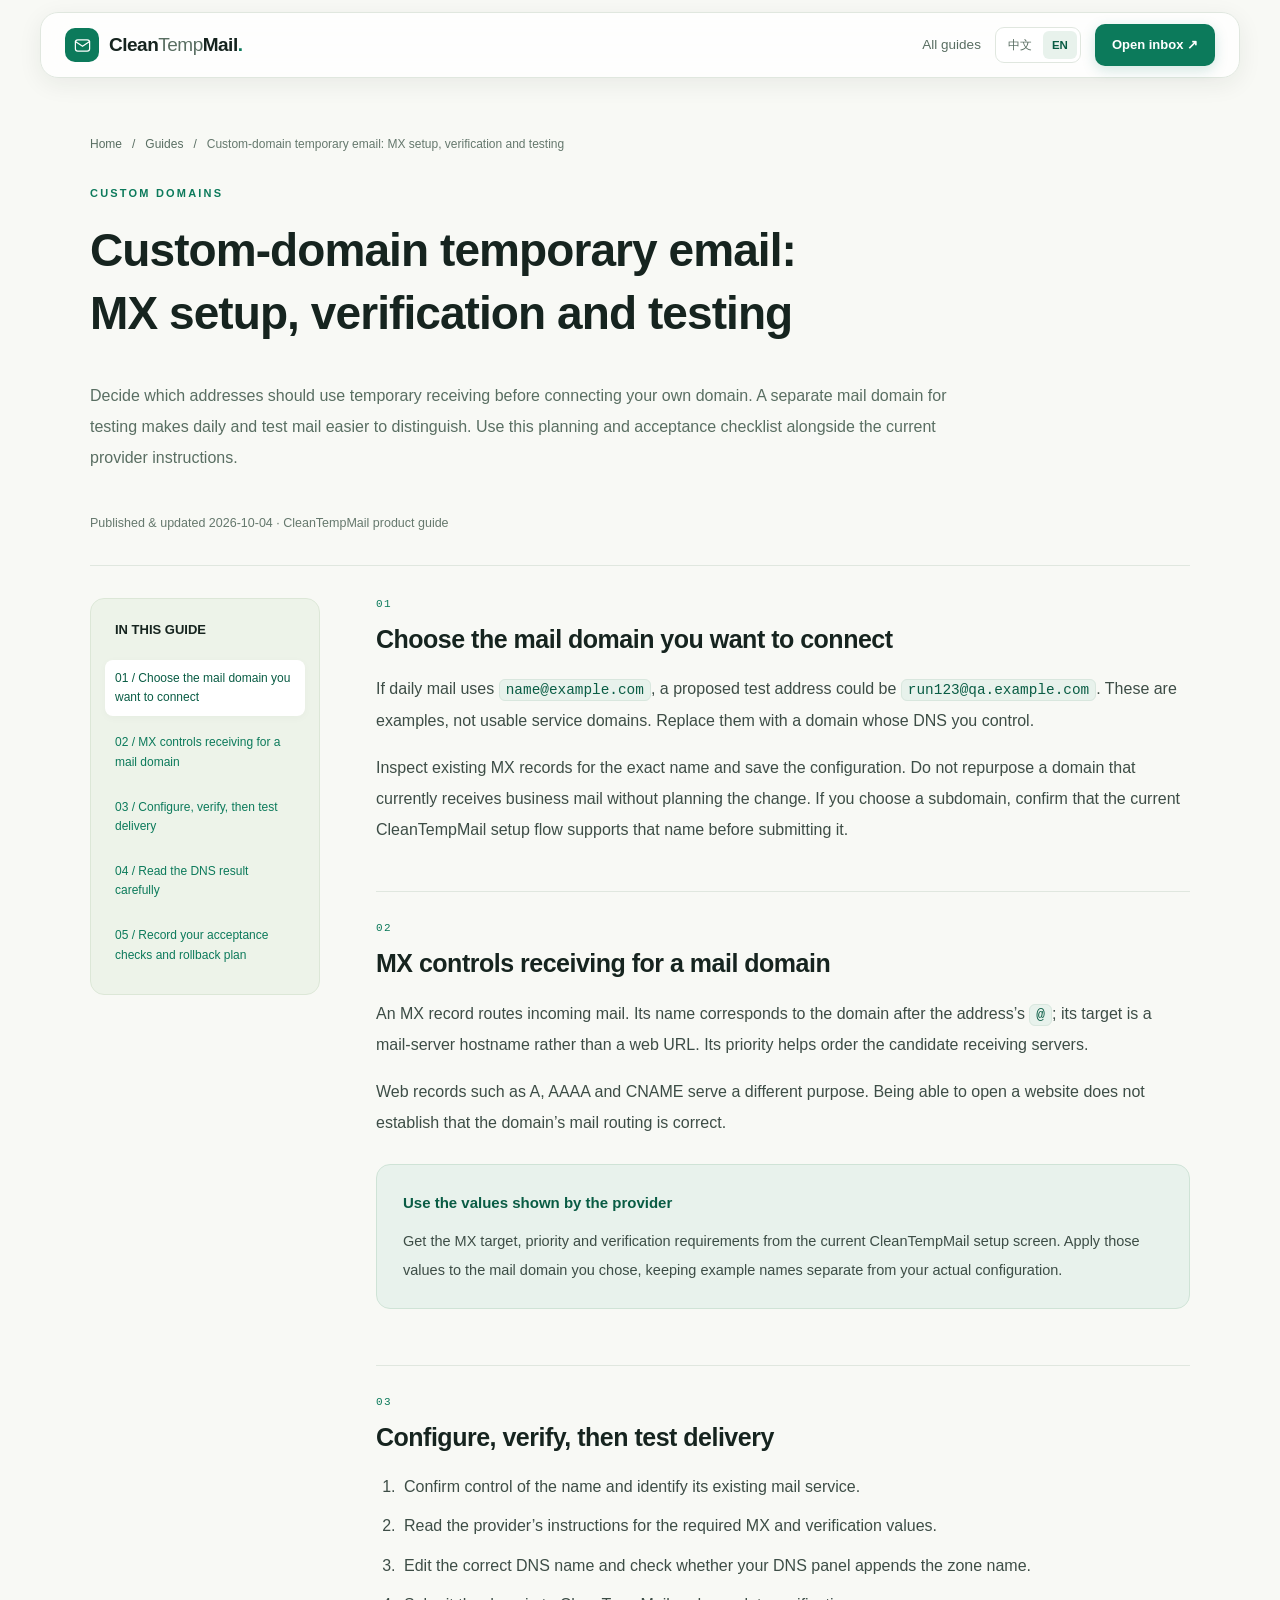
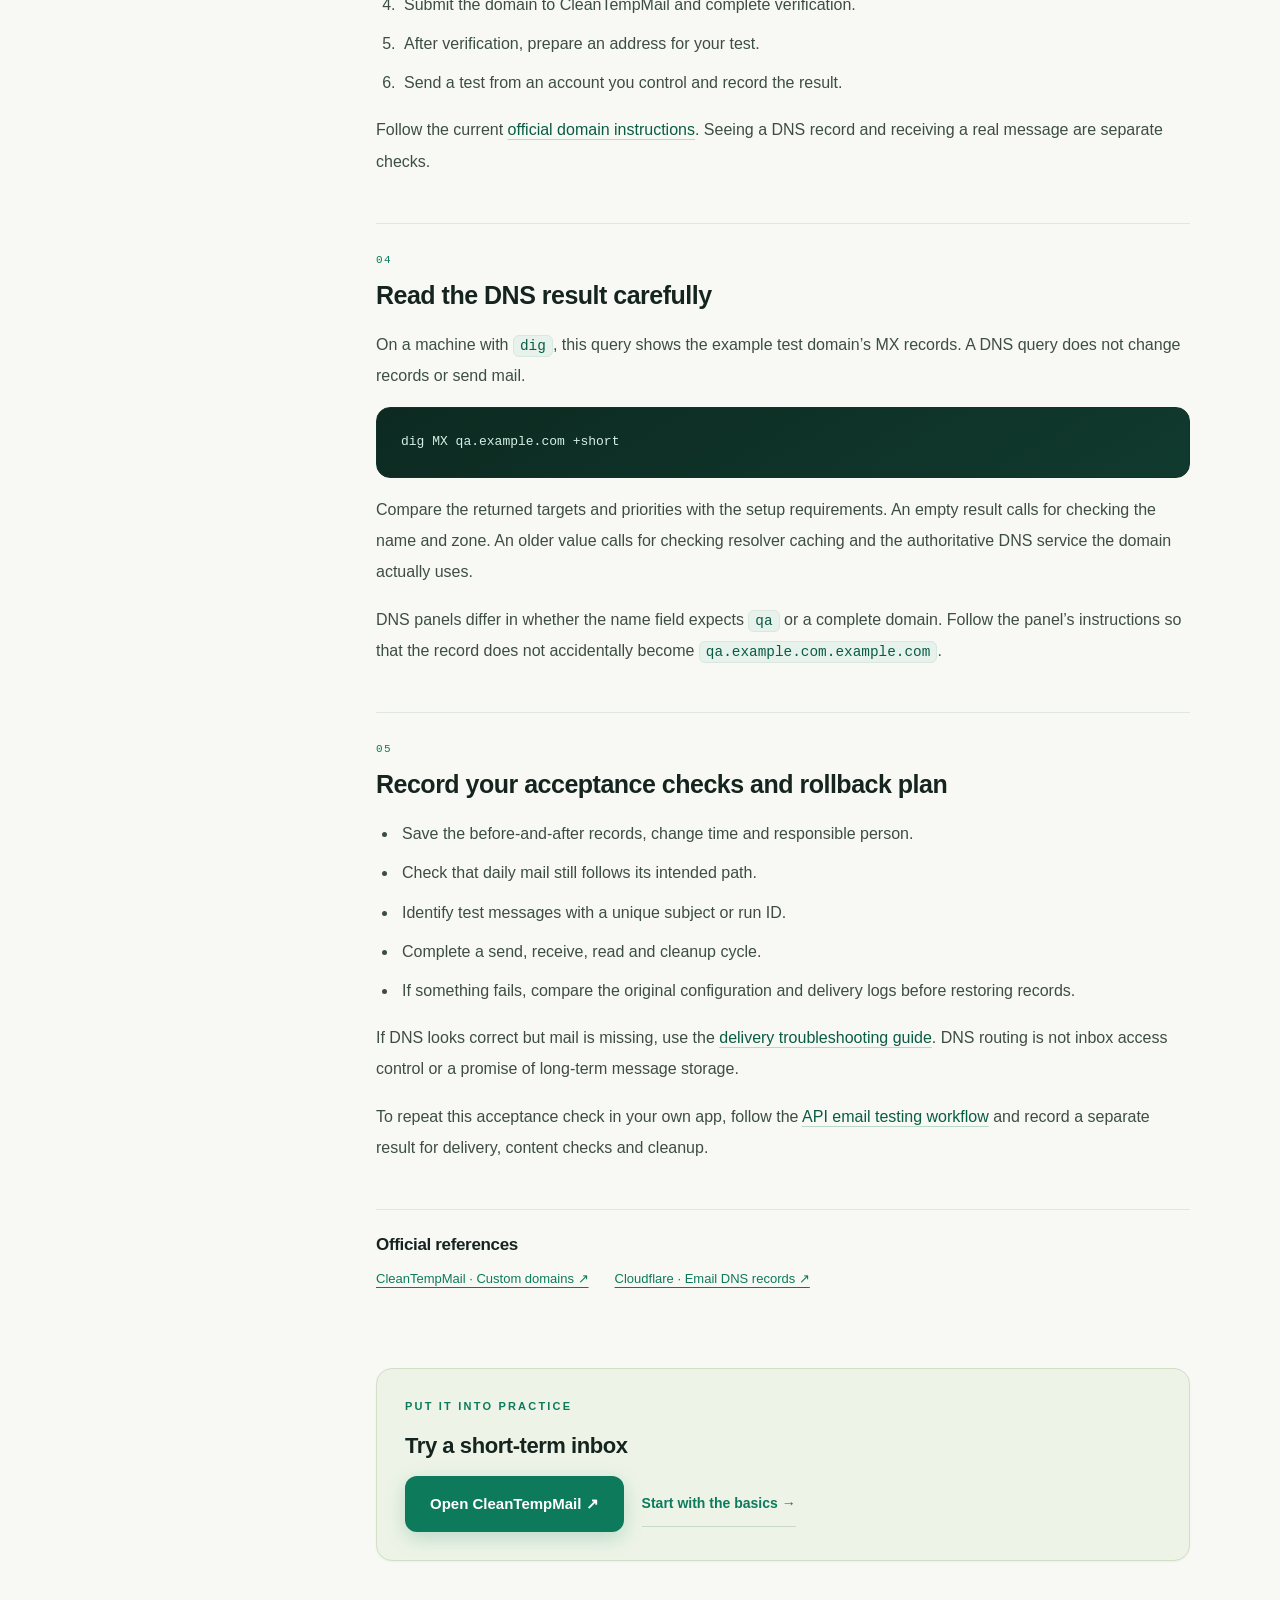
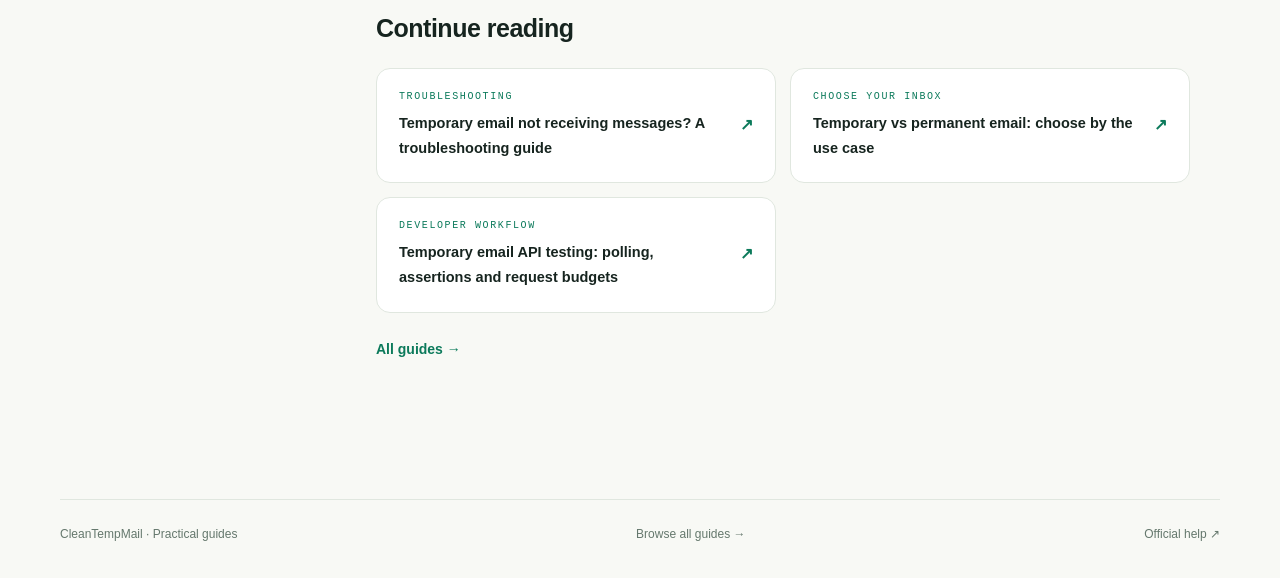
<file: site/en/guide/custom-domain-email.html>
<!doctype html>
<html lang="en"><head>
<meta charset="utf-8"><meta name="viewport" content="width=device-width,initial-scale=1"><meta name="theme-color" content="#f8f9f5">
<title>Custom Domain Email: MX Setup &amp; Testing | CleanTempMail</title><meta name="description" content="Plan a separate mail domain, understand MX routing, follow provider verification and check DNS plus actual delivery before using a custom test inbox."><meta name="robots" content="index,follow,max-image-preview:large">
<link rel="canonical" href="https://cleantempmailcom.github.io/cleantempmail-pages/en/guide/custom-domain-email.html">
<link rel="alternate" hreflang="zh-CN" href="https://cleantempmailcom.github.io/cleantempmail-pages/guide/custom-domain-email.html"><link rel="alternate" hreflang="en" href="https://cleantempmailcom.github.io/cleantempmail-pages/en/guide/custom-domain-email.html"><link rel="alternate" hreflang="x-default" href="https://cleantempmailcom.github.io/cleantempmail-pages/guide/custom-domain-email.html">
<meta property="og:type" content="article"><meta property="og:url" content="https://cleantempmailcom.github.io/cleantempmail-pages/en/guide/custom-domain-email.html"><meta property="og:title" content="Custom Domain Email: MX Setup &amp; Testing | CleanTempMail"><meta property="og:description" content="Plan a separate mail domain, understand MX routing, follow provider verification and check DNS plus actual delivery before using a custom test inbox."><meta property="og:locale" content="en_US"><meta property="og:site_name" content="CleanTempMail"><meta property="og:image" content="https://cleantempmailcom.github.io/cleantempmail-pages/assets/social.png"><meta property="og:image:width" content="1200"><meta property="og:image:height" content="630"><meta property="og:image:alt" content="CleanTempMail — Free web inbox and paid API">
<meta name="twitter:card" content="summary_large_image"><meta name="twitter:title" content="Custom Domain Email: MX Setup &amp; Testing | CleanTempMail"><meta name="twitter:description" content="Plan a separate mail domain, understand MX routing, follow provider verification and check DNS plus actual delivery before using a custom test inbox."><meta name="twitter:image" content="https://cleantempmailcom.github.io/cleantempmail-pages/assets/social.png">
<link rel="icon" href="../../assets/favicon.svg" type="image/svg+xml"><link rel="stylesheet" href="../../assets/style.css"><link rel="stylesheet" href="../../assets/guides.css">
<script src="../../assets/language.js" defer data-zh="../../guide/custom-domain-email.html" data-en="./custom-domain-email.html"></script><script src="../../assets/effects.js" defer></script>
<script type="application/ld+json">{"@context": "https://schema.org", "@graph": [{"@type": "WebSite", "@id": "https://cleantempmailcom.github.io/cleantempmail-pages/#website", "name": "CleanTempMail product guide", "url": "https://cleantempmailcom.github.io/cleantempmail-pages/", "inLanguage": ["zh-CN", "en"]}, {"@type": "BreadcrumbList", "itemListElement": [{"@type": "ListItem", "position": 1, "name": "Home", "item": "https://cleantempmailcom.github.io/cleantempmail-pages/en/"}, {"@type": "ListItem", "position": 2, "name": "Guides", "item": "https://cleantempmailcom.github.io/cleantempmail-pages/en/guide/"}, {"@type": "ListItem", "position": 3, "name": "Custom-domain temporary email: MX setup, verification and testing", "item": "https://cleantempmailcom.github.io/cleantempmail-pages/en/guide/custom-domain-email.html"}], "@id": "https://cleantempmailcom.github.io/cleantempmail-pages/en/guide/custom-domain-email.html#breadcrumb"}, {"@type": "Article", "headline": "Custom-domain temporary email: MX setup, verification and testing", "description": "Plan a separate mail domain, understand MX routing, follow provider verification and check DNS plus actual delivery before using a custom test inbox.", "inLanguage": "en", "mainEntityOfPage": {"@id": "https://cleantempmailcom.github.io/cleantempmail-pages/en/guide/custom-domain-email.html#webpage"}, "datePublished": "2026-10-04", "dateModified": "2026-10-04", "author": {"@type": "Organization", "name": "CleanTempMail product guide", "url": "https://cleantempmailcom.github.io/cleantempmail-pages/"}, "image": "https://cleantempmailcom.github.io/cleantempmail-pages/assets/social.png", "@id": "https://cleantempmailcom.github.io/cleantempmail-pages/en/guide/custom-domain-email.html#article", "url": "https://cleantempmailcom.github.io/cleantempmail-pages/en/guide/custom-domain-email.html"}, {"@type": "WebPage", "@id": "https://cleantempmailcom.github.io/cleantempmail-pages/en/guide/custom-domain-email.html#webpage", "url": "https://cleantempmailcom.github.io/cleantempmail-pages/en/guide/custom-domain-email.html", "name": "Custom Domain Email: MX Setup & Testing | CleanTempMail", "description": "Plan a separate mail domain, understand MX routing, follow provider verification and check DNS plus actual delivery before using a custom test inbox.", "inLanguage": "en", "isPartOf": {"@id": "https://cleantempmailcom.github.io/cleantempmail-pages/#website"}, "breadcrumb": {"@id": "https://cleantempmailcom.github.io/cleantempmail-pages/en/guide/custom-domain-email.html#breadcrumb"}, "mainEntity": {"@id": "https://cleantempmailcom.github.io/cleantempmail-pages/en/guide/custom-domain-email.html#article"}}]}</script><meta property="og:locale:alternate" content="zh_CN">
<meta name="twitter:image:alt" content="CleanTempMail — Free web inbox and paid API">
</head>
<body><div class="ambient" aria-hidden="true"><i></i><i></i></div><div class="reading-progress" aria-hidden="true"></div><a class="skip" href="#main">Skip to content</a>
<header class="header"><div class="wrap nav"><a class="brand" href="../"><span class="brand-icon" aria-hidden="true"><svg viewBox="0 0 24 24" fill="none" stroke="currentColor" stroke-width="1.5" stroke-linecap="round" stroke-linejoin="round" aria-hidden="true"><rect x="3" y="5" width="18" height="14" rx="3"/><path d="m3 7 9 6 9-6"/></svg></span>Clean<span>Temp</span>Mail<span class="brand-dot">.</span></a><div class="nav-actions"><a class="guide-nav-link" href="./">All guides</a><div class="language-switch" role="group" aria-label="Language"><a href="../../guide/custom-domain-email.html" lang="zh-CN" hreflang="zh-CN">中文</a><a href="./custom-domain-email.html" lang="en" hreflang="en" aria-current="page">EN</a></div><a class="button small" href="https://cleantempmail.com/">Open inbox ↗</a></div></div></header>
<main id="main" class="article-shell wrap topic-article"><nav class="breadcrumb" aria-label="Breadcrumb"><a href="../">Home</a><span aria-hidden="true">/</span><a href="./">Guides</a><span aria-hidden="true">/</span><span aria-current="page">Custom-domain temporary email: MX setup, verification and testing</span></nav><div class="eyebrow">CUSTOM DOMAINS</div><h1>Custom-domain temporary email: MX setup, verification and testing</h1><p class="article-intro">Decide which addresses should use temporary receiving before connecting your own domain. A separate mail domain for testing makes daily and test mail easier to distinguish. Use this planning and acceptance checklist alongside the current provider instructions.</p><div class="article-meta">Published & updated 2026-10-04 · CleanTempMail product guide</div><nav class="article-toc" aria-label="Contents"><strong>IN THIS GUIDE</strong><a href="#plan">01 / Choose the mail domain you want to connect</a><a href="#mx">02 / MX controls receiving for a mail domain</a><a href="#setup">03 / Configure, verify, then test delivery</a><a href="#verify">04 / Read the DNS result carefully</a><a href="#acceptance">05 / Record your acceptance checks and rollback plan</a></nav><div class="article-content"><section class="article-section" id="plan"><div class="section-sequence">01</div><h2>Choose the mail domain you want to connect</h2><p>If daily mail uses <code>name@example.com</code>, a proposed test address could be <code>run123@qa.example.com</code>. These are examples, not usable service domains. Replace them with a domain whose DNS you control.</p><p>Inspect existing MX records for the exact name and save the configuration. Do not repurpose a domain that currently receives business mail without planning the change. If you choose a subdomain, confirm that the current CleanTempMail setup flow supports that name before submitting it.</p></section><section class="article-section" id="mx"><div class="section-sequence">02</div><h2>MX controls receiving for a mail domain</h2><p>An MX record routes incoming mail. Its name corresponds to the domain after the address’s <code>@</code>; its target is a mail-server hostname rather than a web URL. Its priority helps order the candidate receiving servers.</p><p>Web records such as A, AAAA and CNAME serve a different purpose. Being able to open a website does not establish that the domain’s mail routing is correct.</p><div class="article-callout"><strong>Use the values shown by the provider</strong><p>Get the MX target, priority and verification requirements from the current CleanTempMail setup screen. Apply those values to the mail domain you chose, keeping example names separate from your actual configuration.</p></div></section><section class="article-section" id="setup"><div class="section-sequence">03</div><h2>Configure, verify, then test delivery</h2><ol><li>Confirm control of the name and identify its existing mail service.</li><li>Read the provider’s instructions for the required MX and verification values.</li><li>Edit the correct DNS name and check whether your DNS panel appends the zone name.</li><li>Submit the domain to CleanTempMail and complete verification.</li><li>After verification, prepare an address for your test.</li><li>Send a test from an account you control and record the result.</li></ol><p>Follow the current <a href="https://cleantempmail.com/help#help-step-4">official domain instructions</a>. Seeing a DNS record and receiving a real message are separate checks.</p></section><section class="article-section" id="verify"><div class="section-sequence">04</div><h2>Read the DNS result carefully</h2><p>On a machine with <code>dig</code>, this query shows the example test domain’s MX records. A DNS query does not change records or send mail.</p><pre class="article-code"><code>dig MX qa.example.com +short</code></pre><p>Compare the returned targets and priorities with the setup requirements. An empty result calls for checking the name and zone. An older value calls for checking resolver caching and the authoritative DNS service the domain actually uses.</p><p>DNS panels differ in whether the name field expects <code>qa</code> or a complete domain. Follow the panel’s instructions so that the record does not accidentally become <code>qa.example.com.example.com</code>.</p></section><section class="article-section" id="acceptance"><div class="section-sequence">05</div><h2>Record your acceptance checks and rollback plan</h2><ul><li>Save the before-and-after records, change time and responsible person.</li><li>Check that daily mail still follows its intended path.</li><li>Identify test messages with a unique subject or run ID.</li><li>Complete a send, receive, read and cleanup cycle.</li><li>If something fails, compare the original configuration and delivery logs before restoring records.</li></ul><p>If DNS looks correct but mail is missing, use the <a href="./email-not-received.html">delivery troubleshooting guide</a>. DNS routing is not inbox access control or a promise of long-term message storage.</p><p>To repeat this acceptance check in your own app, follow the <a href="./email-testing-api.html">API email testing workflow</a> and record a separate result for delivery, content checks and cleanup.</p></section><section class="article-sources"><h2>Official references</h2><ul><li><a href="https://cleantempmail.com/help#help-step-4">CleanTempMail · Custom domains ↗</a></li><li><a href="https://developers.cloudflare.com/dns/manage-dns-records/how-to/email-records/">Cloudflare · Email DNS records ↗</a></li></ul></section><aside class="article-next"><div class="eyebrow">PUT IT INTO PRACTICE</div><h2>Try a short-term inbox</h2><div class="hero-actions"><a class="button" href="https://cleantempmail.com/">Open CleanTempMail ↗</a><a class="text-link" href="./temporary-email.html">Start with the basics →</a></div></aside><aside class="related-guides" aria-label="Related guides"><h2>Continue reading</h2><div class="related-grid"><a class="related-link" href="./email-not-received.html"><span>TROUBLESHOOTING</span><strong>Temporary email not receiving messages? A troubleshooting guide</strong><b aria-hidden="true">↗</b></a><a class="related-link" href="./temporary-vs-permanent-email.html"><span>CHOOSE YOUR INBOX</span><strong>Temporary vs permanent email: choose by the use case</strong><b aria-hidden="true">↗</b></a><a class="related-link" href="./email-testing-api.html"><span>DEVELOPER WORKFLOW</span><strong>Temporary email API testing: polling, assertions and request budgets</strong><b aria-hidden="true">↗</b></a></div><a class="text-link" href="./">All guides →</a></aside></div></main><a class="back-top" href="#main" aria-label="Back to top">↑</a><footer class="wrap footer"><div class="footer-bottom"><span>CleanTempMail · Practical guides</span><a href="./">Browse all guides →</a><a href="https://cleantempmail.com/help">Official help ↗</a></div></footer></body></html>
</file>
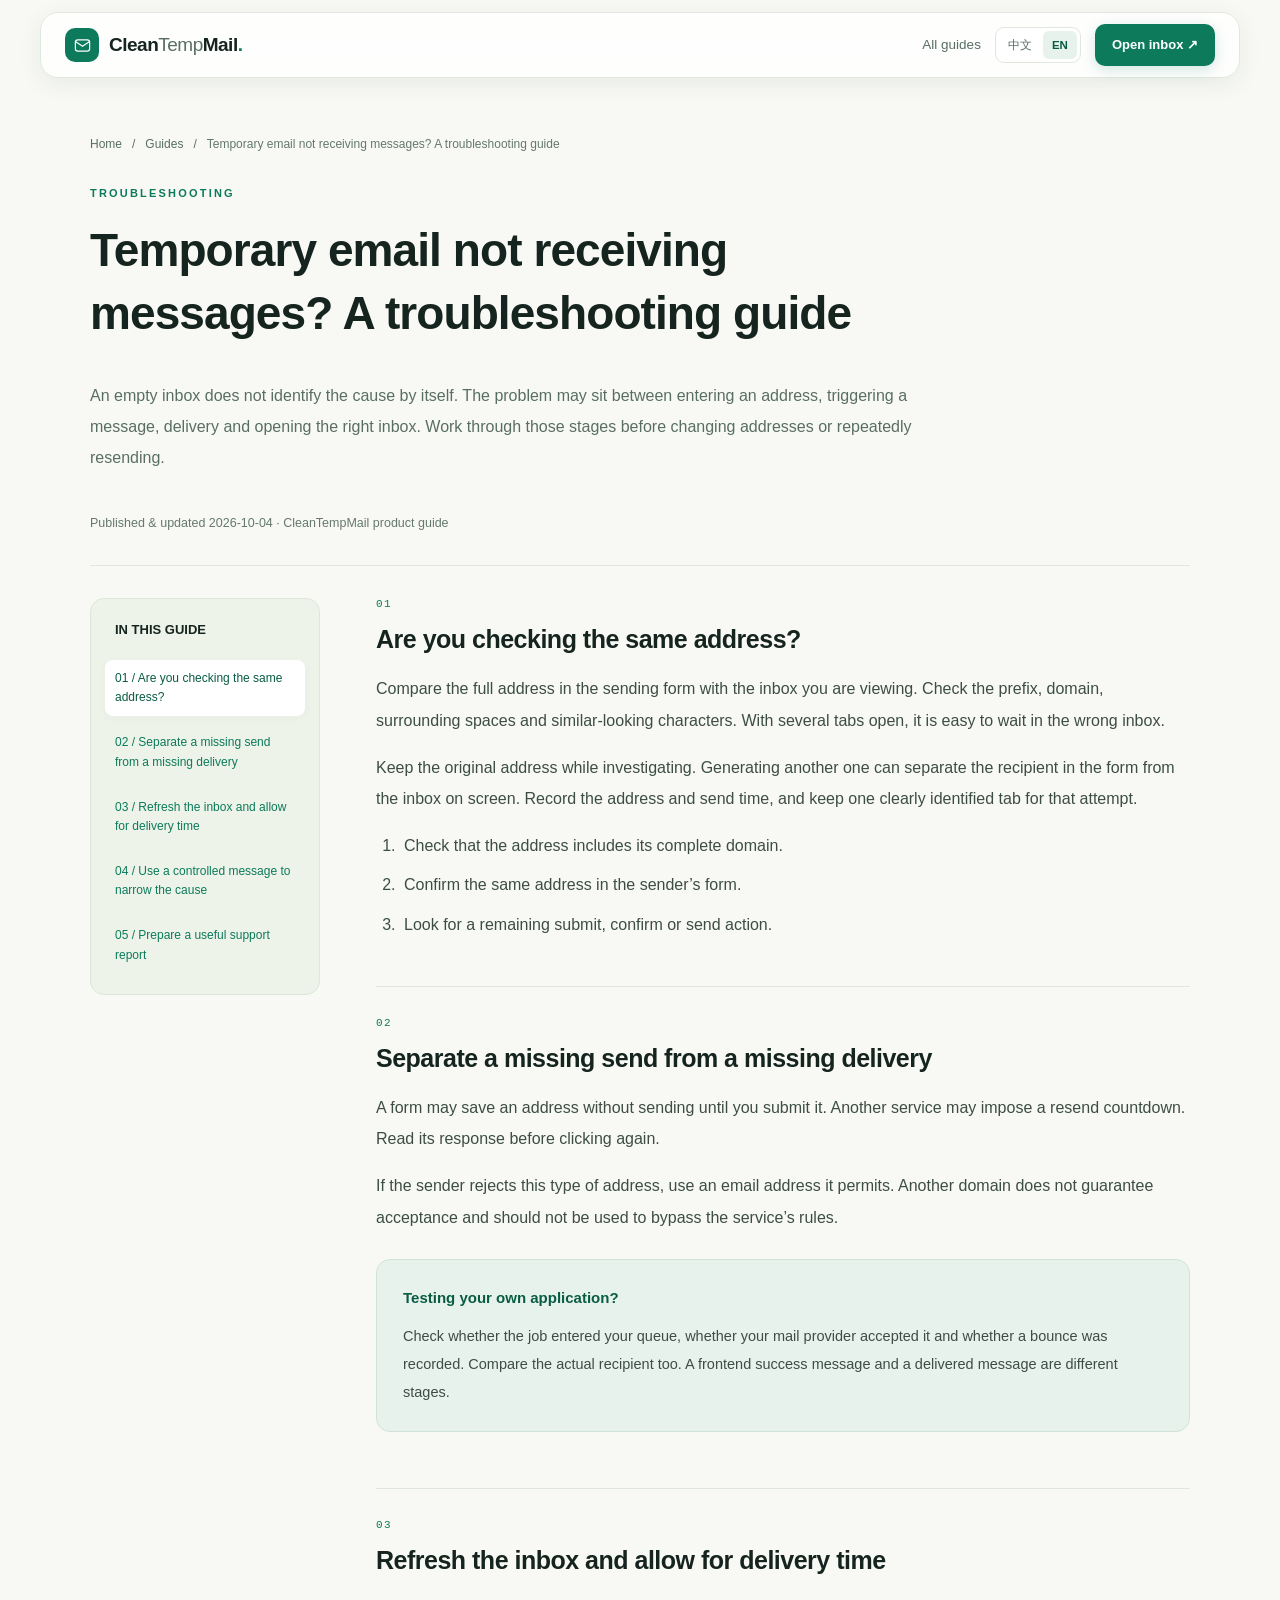
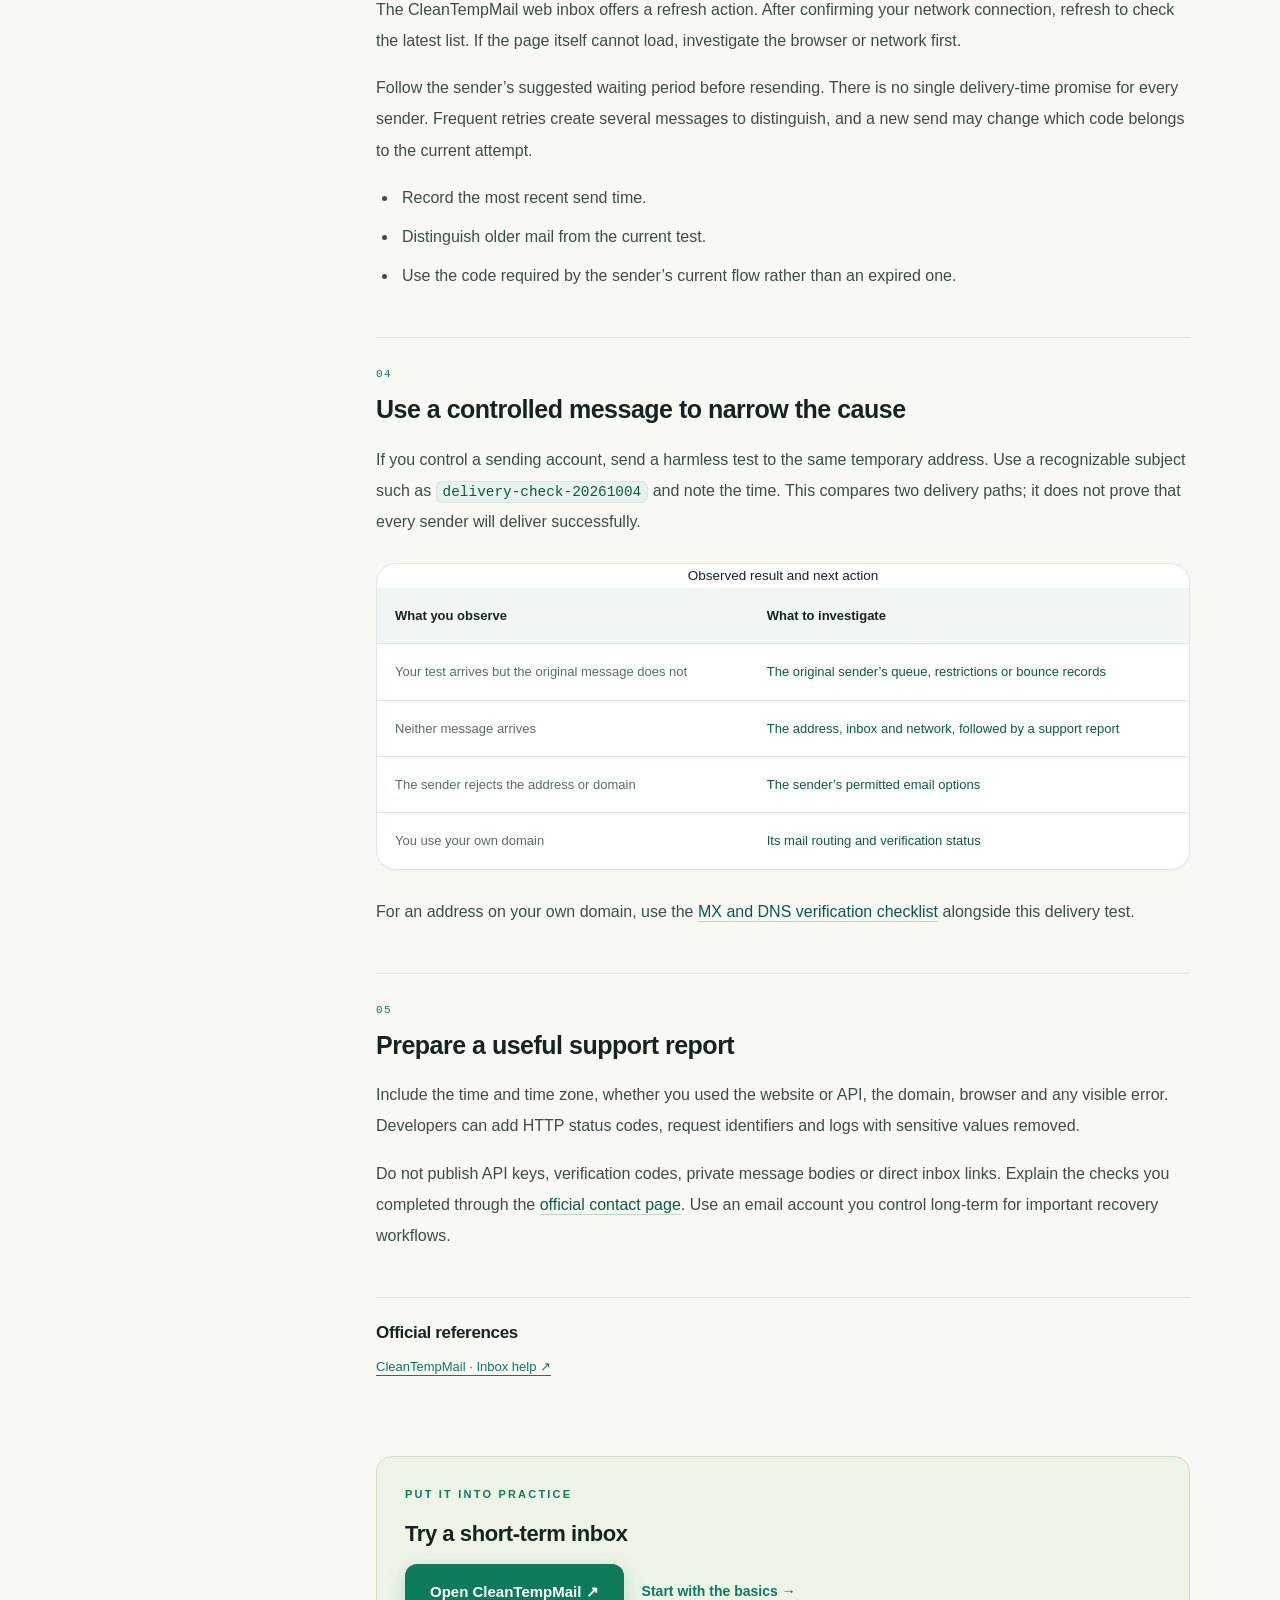
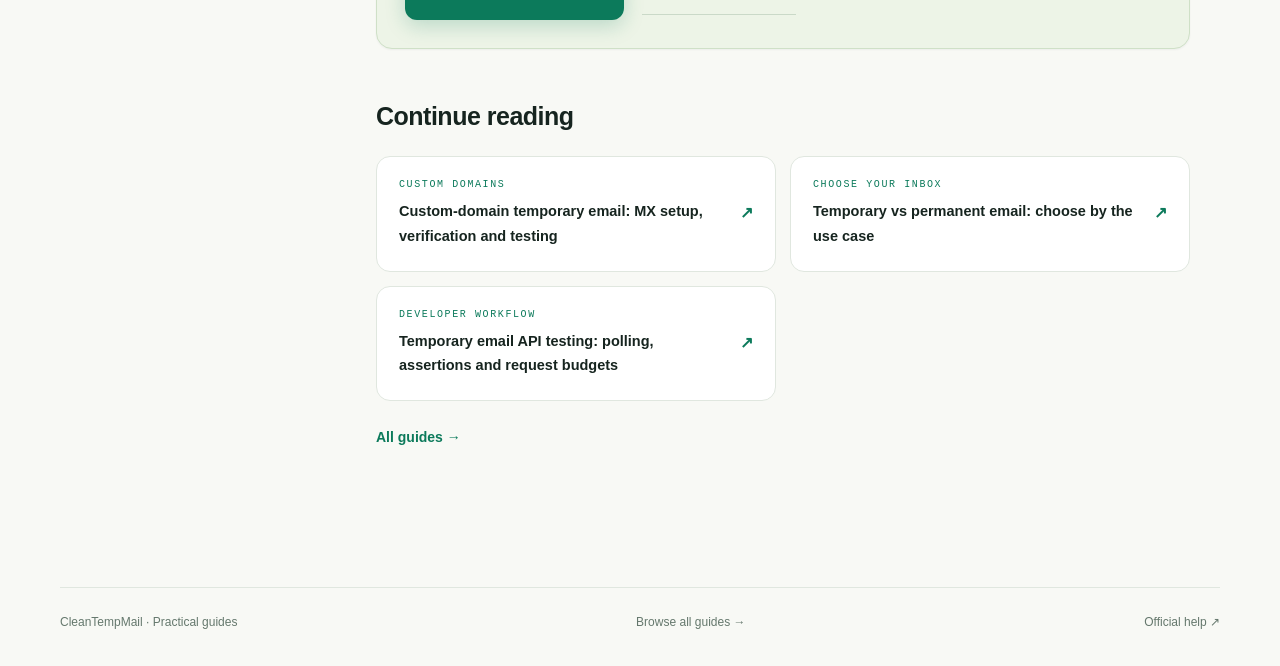
<file: site/en/guide/email-not-received.html>
<!doctype html>
<html lang="en"><head>
<meta charset="utf-8"><meta name="viewport" content="width=device-width,initial-scale=1"><meta name="theme-color" content="#f8f9f5">
<title>Temporary Email Not Receiving Messages? | CleanTempMail</title><meta name="description" content="Check the address, sender status, domain restrictions and inbox refresh before retrying. Use a controlled delivery test and prepare a useful support report."><meta name="robots" content="index,follow,max-image-preview:large">
<link rel="canonical" href="https://cleantempmailcom.github.io/cleantempmail-pages/en/guide/email-not-received.html">
<link rel="alternate" hreflang="zh-CN" href="https://cleantempmailcom.github.io/cleantempmail-pages/guide/email-not-received.html"><link rel="alternate" hreflang="en" href="https://cleantempmailcom.github.io/cleantempmail-pages/en/guide/email-not-received.html"><link rel="alternate" hreflang="x-default" href="https://cleantempmailcom.github.io/cleantempmail-pages/guide/email-not-received.html">
<meta property="og:type" content="article"><meta property="og:url" content="https://cleantempmailcom.github.io/cleantempmail-pages/en/guide/email-not-received.html"><meta property="og:title" content="Temporary Email Not Receiving Messages? | CleanTempMail"><meta property="og:description" content="Check the address, sender status, domain restrictions and inbox refresh before retrying. Use a controlled delivery test and prepare a useful support report."><meta property="og:locale" content="en_US"><meta property="og:site_name" content="CleanTempMail"><meta property="og:image" content="https://cleantempmailcom.github.io/cleantempmail-pages/assets/social.png"><meta property="og:image:width" content="1200"><meta property="og:image:height" content="630"><meta property="og:image:alt" content="CleanTempMail — Free web inbox and paid API">
<meta name="twitter:card" content="summary_large_image"><meta name="twitter:title" content="Temporary Email Not Receiving Messages? | CleanTempMail"><meta name="twitter:description" content="Check the address, sender status, domain restrictions and inbox refresh before retrying. Use a controlled delivery test and prepare a useful support report."><meta name="twitter:image" content="https://cleantempmailcom.github.io/cleantempmail-pages/assets/social.png">
<link rel="icon" href="../../assets/favicon.svg" type="image/svg+xml"><link rel="stylesheet" href="../../assets/style.css"><link rel="stylesheet" href="../../assets/guides.css">
<script src="../../assets/language.js" defer data-zh="../../guide/email-not-received.html" data-en="./email-not-received.html"></script><script src="../../assets/effects.js" defer></script>
<script type="application/ld+json">{"@context": "https://schema.org", "@graph": [{"@type": "WebSite", "@id": "https://cleantempmailcom.github.io/cleantempmail-pages/#website", "name": "CleanTempMail product guide", "url": "https://cleantempmailcom.github.io/cleantempmail-pages/", "inLanguage": ["zh-CN", "en"]}, {"@type": "BreadcrumbList", "itemListElement": [{"@type": "ListItem", "position": 1, "name": "Home", "item": "https://cleantempmailcom.github.io/cleantempmail-pages/en/"}, {"@type": "ListItem", "position": 2, "name": "Guides", "item": "https://cleantempmailcom.github.io/cleantempmail-pages/en/guide/"}, {"@type": "ListItem", "position": 3, "name": "Temporary email not receiving messages? A troubleshooting guide", "item": "https://cleantempmailcom.github.io/cleantempmail-pages/en/guide/email-not-received.html"}], "@id": "https://cleantempmailcom.github.io/cleantempmail-pages/en/guide/email-not-received.html#breadcrumb"}, {"@type": "Article", "headline": "Temporary email not receiving messages? A troubleshooting guide", "description": "Check the address, sender status, domain restrictions and inbox refresh before retrying. Use a controlled delivery test and prepare a useful support report.", "inLanguage": "en", "mainEntityOfPage": {"@id": "https://cleantempmailcom.github.io/cleantempmail-pages/en/guide/email-not-received.html#webpage"}, "datePublished": "2026-10-04", "dateModified": "2026-10-04", "author": {"@type": "Organization", "name": "CleanTempMail product guide", "url": "https://cleantempmailcom.github.io/cleantempmail-pages/"}, "image": "https://cleantempmailcom.github.io/cleantempmail-pages/assets/social.png", "@id": "https://cleantempmailcom.github.io/cleantempmail-pages/en/guide/email-not-received.html#article", "url": "https://cleantempmailcom.github.io/cleantempmail-pages/en/guide/email-not-received.html"}, {"@type": "WebPage", "@id": "https://cleantempmailcom.github.io/cleantempmail-pages/en/guide/email-not-received.html#webpage", "url": "https://cleantempmailcom.github.io/cleantempmail-pages/en/guide/email-not-received.html", "name": "Temporary Email Not Receiving Messages? | CleanTempMail", "description": "Check the address, sender status, domain restrictions and inbox refresh before retrying. Use a controlled delivery test and prepare a useful support report.", "inLanguage": "en", "isPartOf": {"@id": "https://cleantempmailcom.github.io/cleantempmail-pages/#website"}, "breadcrumb": {"@id": "https://cleantempmailcom.github.io/cleantempmail-pages/en/guide/email-not-received.html#breadcrumb"}, "mainEntity": {"@id": "https://cleantempmailcom.github.io/cleantempmail-pages/en/guide/email-not-received.html#article"}}]}</script><meta property="og:locale:alternate" content="zh_CN">
<meta name="twitter:image:alt" content="CleanTempMail — Free web inbox and paid API">
</head>
<body><div class="ambient" aria-hidden="true"><i></i><i></i></div><div class="reading-progress" aria-hidden="true"></div><a class="skip" href="#main">Skip to content</a>
<header class="header"><div class="wrap nav"><a class="brand" href="../"><span class="brand-icon" aria-hidden="true"><svg viewBox="0 0 24 24" fill="none" stroke="currentColor" stroke-width="1.5" stroke-linecap="round" stroke-linejoin="round" aria-hidden="true"><rect x="3" y="5" width="18" height="14" rx="3"/><path d="m3 7 9 6 9-6"/></svg></span>Clean<span>Temp</span>Mail<span class="brand-dot">.</span></a><div class="nav-actions"><a class="guide-nav-link" href="./">All guides</a><div class="language-switch" role="group" aria-label="Language"><a href="../../guide/email-not-received.html" lang="zh-CN" hreflang="zh-CN">中文</a><a href="./email-not-received.html" lang="en" hreflang="en" aria-current="page">EN</a></div><a class="button small" href="https://cleantempmail.com/">Open inbox ↗</a></div></div></header>
<main id="main" class="article-shell wrap topic-article"><nav class="breadcrumb" aria-label="Breadcrumb"><a href="../">Home</a><span aria-hidden="true">/</span><a href="./">Guides</a><span aria-hidden="true">/</span><span aria-current="page">Temporary email not receiving messages? A troubleshooting guide</span></nav><div class="eyebrow">TROUBLESHOOTING</div><h1>Temporary email not receiving messages? A troubleshooting guide</h1><p class="article-intro">An empty inbox does not identify the cause by itself. The problem may sit between entering an address, triggering a message, delivery and opening the right inbox. Work through those stages before changing addresses or repeatedly resending.</p><div class="article-meta">Published & updated 2026-10-04 · CleanTempMail product guide</div><nav class="article-toc" aria-label="Contents"><strong>IN THIS GUIDE</strong><a href="#address">01 / Are you checking the same address?</a><a href="#sender">02 / Separate a missing send from a missing delivery</a><a href="#refresh">03 / Refresh the inbox and allow for delivery time</a><a href="#diagnosis">04 / Use a controlled message to narrow the cause</a><a href="#support">05 / Prepare a useful support report</a></nav><div class="article-content"><section class="article-section" id="address"><div class="section-sequence">01</div><h2>Are you checking the same address?</h2><p>Compare the full address in the sending form with the inbox you are viewing. Check the prefix, domain, surrounding spaces and similar-looking characters. With several tabs open, it is easy to wait in the wrong inbox.</p><p>Keep the original address while investigating. Generating another one can separate the recipient in the form from the inbox on screen. Record the address and send time, and keep one clearly identified tab for that attempt.</p><ol><li>Check that the address includes its complete domain.</li><li>Confirm the same address in the sender’s form.</li><li>Look for a remaining submit, confirm or send action.</li></ol></section><section class="article-section" id="sender"><div class="section-sequence">02</div><h2>Separate a missing send from a missing delivery</h2><p>A form may save an address without sending until you submit it. Another service may impose a resend countdown. Read its response before clicking again.</p><p>If the sender rejects this type of address, use an email address it permits. Another domain does not guarantee acceptance and should not be used to bypass the service’s rules.</p><div class="article-callout"><strong>Testing your own application?</strong><p>Check whether the job entered your queue, whether your mail provider accepted it and whether a bounce was recorded. Compare the actual recipient too. A frontend success message and a delivered message are different stages.</p></div></section><section class="article-section" id="refresh"><div class="section-sequence">03</div><h2>Refresh the inbox and allow for delivery time</h2><p>The CleanTempMail web inbox offers a refresh action. After confirming your network connection, refresh to check the latest list. If the page itself cannot load, investigate the browser or network first.</p><p>Follow the sender’s suggested waiting period before resending. There is no single delivery-time promise for every sender. Frequent retries create several messages to distinguish, and a new send may change which code belongs to the current attempt.</p><ul><li>Record the most recent send time.</li><li>Distinguish older mail from the current test.</li><li>Use the code required by the sender’s current flow rather than an expired one.</li></ul></section><section class="article-section" id="diagnosis"><div class="section-sequence">04</div><h2>Use a controlled message to narrow the cause</h2><p>If you control a sending account, send a harmless test to the same temporary address. Use a recognizable subject such as <code>delivery-check-20261004</code> and note the time. This compares two delivery paths; it does not prove that every sender will deliver successfully.</p><div class="table-scroll"><table><caption>Observed result and next action</caption><thead><tr><th>What you observe</th><th>What to investigate</th></tr></thead><tbody><tr><td>Your test arrives but the original message does not</td><td>The original sender’s queue, restrictions or bounce records</td></tr><tr><td>Neither message arrives</td><td>The address, inbox and network, followed by a support report</td></tr><tr><td>The sender rejects the address or domain</td><td>The sender’s permitted email options</td></tr><tr><td>You use your own domain</td><td>Its mail routing and verification status</td></tr></tbody></table></div><p>For an address on your own domain, use the <a href="./custom-domain-email.html#verify">MX and DNS verification checklist</a> alongside this delivery test.</p></section><section class="article-section" id="support"><div class="section-sequence">05</div><h2>Prepare a useful support report</h2><p>Include the time and time zone, whether you used the website or API, the domain, browser and any visible error. Developers can add HTTP status codes, request identifiers and logs with sensitive values removed.</p><p>Do not publish API keys, verification codes, private message bodies or direct inbox links. Explain the checks you completed through the <a href="https://cleantempmail.com/contact">official contact page</a>. Use an email account you control long-term for important recovery workflows.</p></section><section class="article-sources"><h2>Official references</h2><ul><li><a href="https://cleantempmail.com/help#help-step-2">CleanTempMail · Inbox help ↗</a></li></ul></section><aside class="article-next"><div class="eyebrow">PUT IT INTO PRACTICE</div><h2>Try a short-term inbox</h2><div class="hero-actions"><a class="button" href="https://cleantempmail.com/">Open CleanTempMail ↗</a><a class="text-link" href="./temporary-email.html">Start with the basics →</a></div></aside><aside class="related-guides" aria-label="Related guides"><h2>Continue reading</h2><div class="related-grid"><a class="related-link" href="./custom-domain-email.html"><span>CUSTOM DOMAINS</span><strong>Custom-domain temporary email: MX setup, verification and testing</strong><b aria-hidden="true">↗</b></a><a class="related-link" href="./temporary-vs-permanent-email.html"><span>CHOOSE YOUR INBOX</span><strong>Temporary vs permanent email: choose by the use case</strong><b aria-hidden="true">↗</b></a><a class="related-link" href="./email-testing-api.html"><span>DEVELOPER WORKFLOW</span><strong>Temporary email API testing: polling, assertions and request budgets</strong><b aria-hidden="true">↗</b></a></div><a class="text-link" href="./">All guides →</a></aside></div></main><a class="back-top" href="#main" aria-label="Back to top">↑</a><footer class="wrap footer"><div class="footer-bottom"><span>CleanTempMail · Practical guides</span><a href="./">Browse all guides →</a><a href="https://cleantempmail.com/help">Official help ↗</a></div></footer></body></html>
</file>
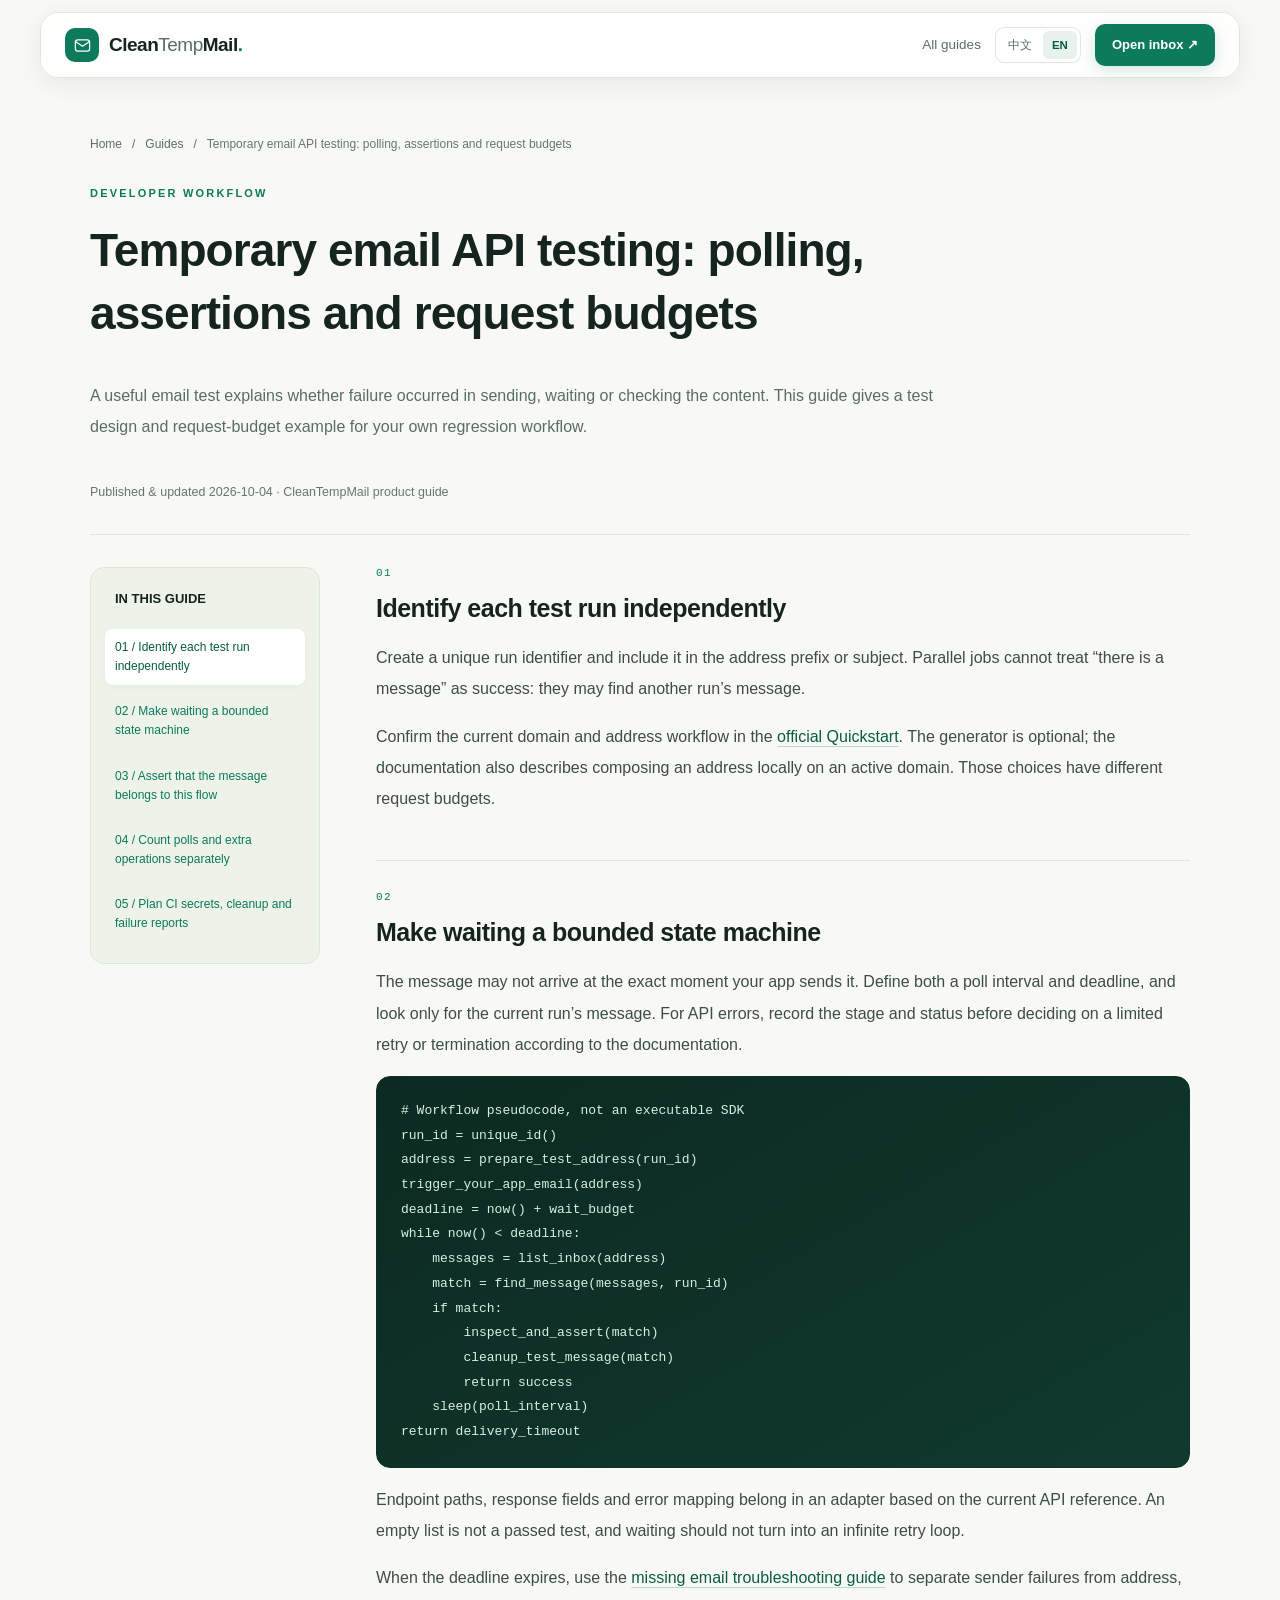
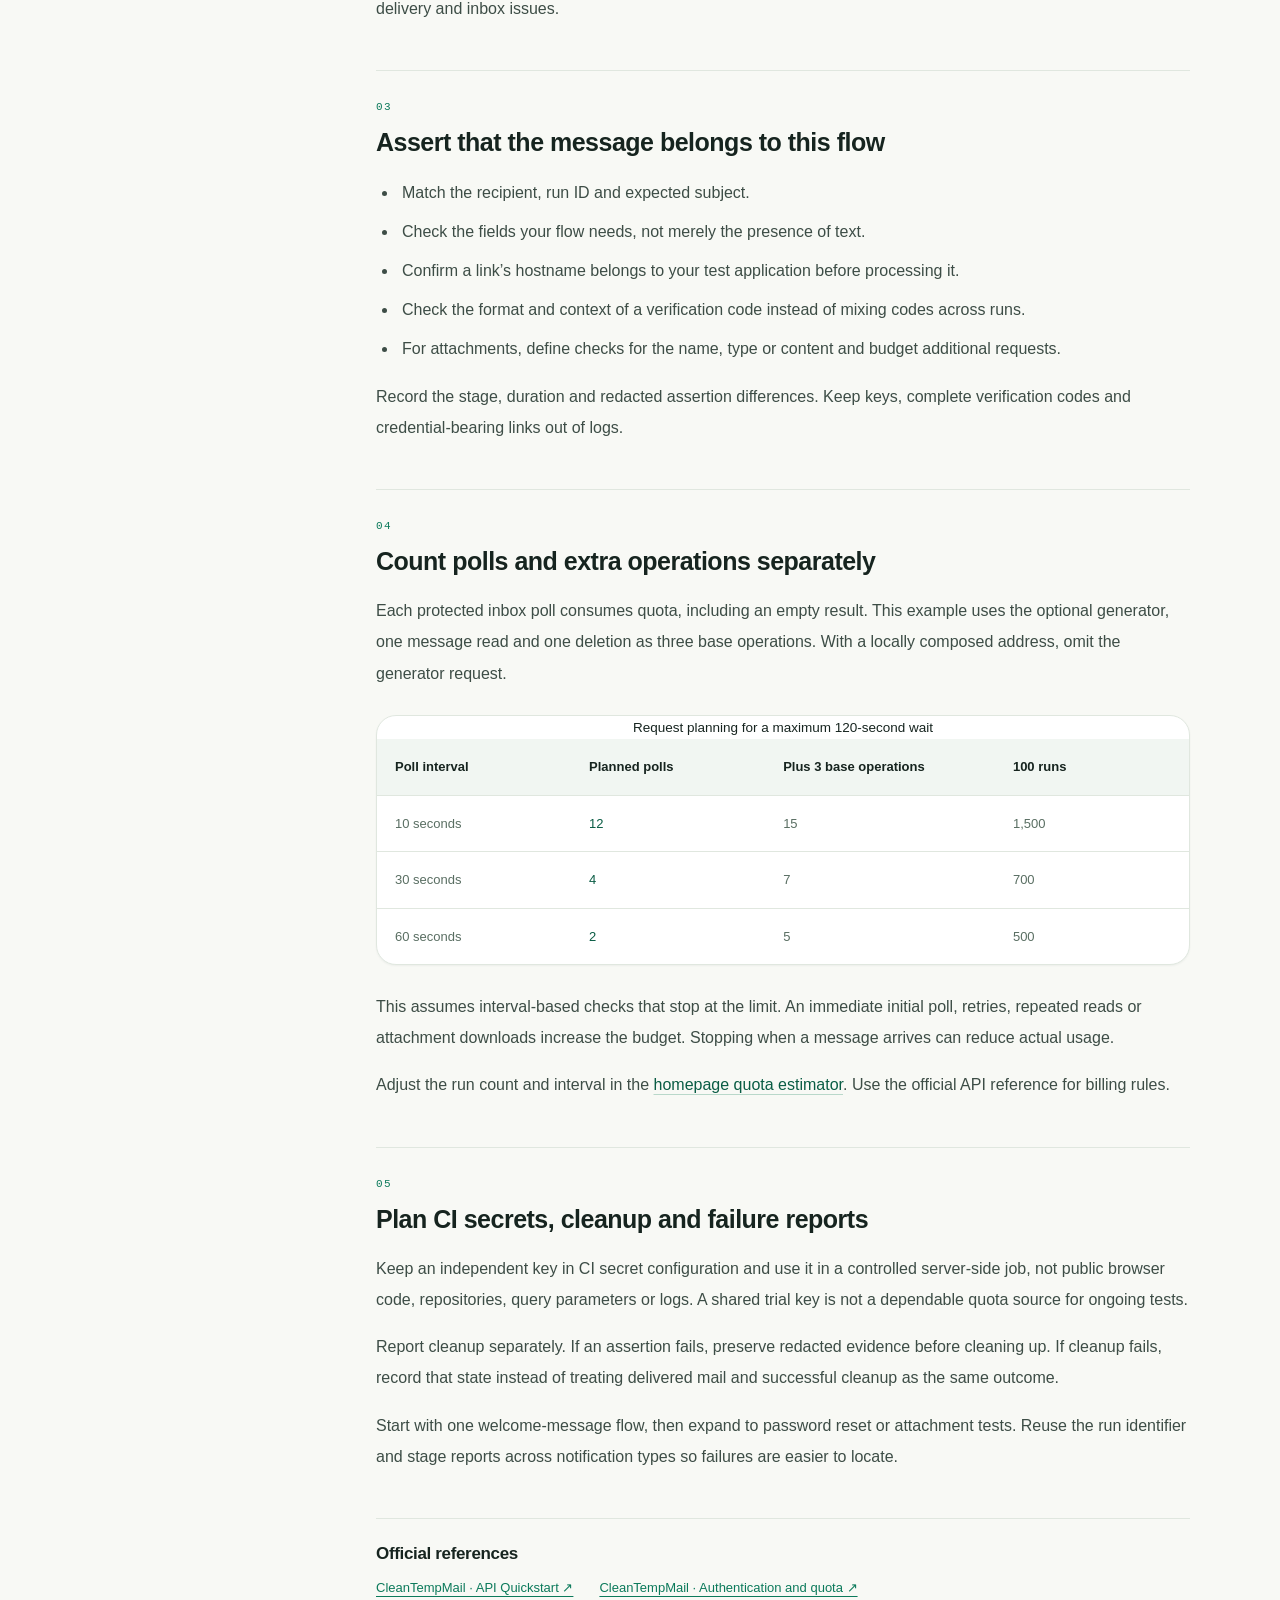
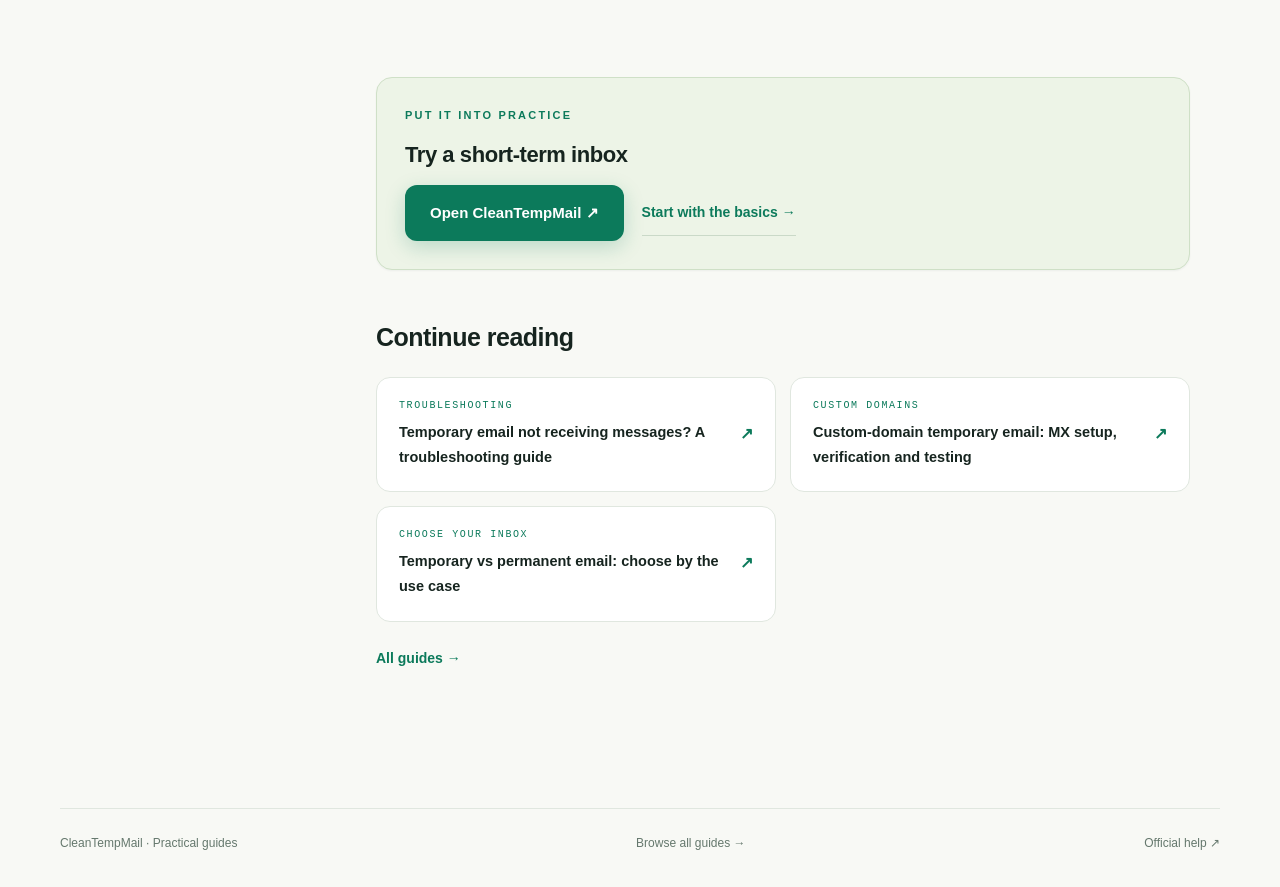
<file: site/en/guide/email-testing-api.html>
<!doctype html>
<html lang="en"><head>
<meta charset="utf-8"><meta name="viewport" content="width=device-width,initial-scale=1"><meta name="theme-color" content="#f8f9f5">
<title>Temporary Email API: Automated Testing | CleanTempMail</title><meta name="description" content="Design email tests for your own app with unique run IDs, bounded polling, message assertions, cleanup and an explicit API request budget."><meta name="robots" content="index,follow,max-image-preview:large">
<link rel="canonical" href="https://cleantempmailcom.github.io/cleantempmail-pages/en/guide/email-testing-api.html">
<link rel="alternate" hreflang="zh-CN" href="https://cleantempmailcom.github.io/cleantempmail-pages/guide/email-testing-api.html"><link rel="alternate" hreflang="en" href="https://cleantempmailcom.github.io/cleantempmail-pages/en/guide/email-testing-api.html"><link rel="alternate" hreflang="x-default" href="https://cleantempmailcom.github.io/cleantempmail-pages/guide/email-testing-api.html">
<meta property="og:type" content="article"><meta property="og:url" content="https://cleantempmailcom.github.io/cleantempmail-pages/en/guide/email-testing-api.html"><meta property="og:title" content="Temporary Email API: Automated Testing | CleanTempMail"><meta property="og:description" content="Design email tests for your own app with unique run IDs, bounded polling, message assertions, cleanup and an explicit API request budget."><meta property="og:locale" content="en_US"><meta property="og:site_name" content="CleanTempMail"><meta property="og:image" content="https://cleantempmailcom.github.io/cleantempmail-pages/assets/social.png"><meta property="og:image:width" content="1200"><meta property="og:image:height" content="630"><meta property="og:image:alt" content="CleanTempMail — Free web inbox and paid API">
<meta name="twitter:card" content="summary_large_image"><meta name="twitter:title" content="Temporary Email API: Automated Testing | CleanTempMail"><meta name="twitter:description" content="Design email tests for your own app with unique run IDs, bounded polling, message assertions, cleanup and an explicit API request budget."><meta name="twitter:image" content="https://cleantempmailcom.github.io/cleantempmail-pages/assets/social.png">
<link rel="icon" href="../../assets/favicon.svg" type="image/svg+xml"><link rel="stylesheet" href="../../assets/style.css"><link rel="stylesheet" href="../../assets/guides.css">
<script src="../../assets/language.js" defer data-zh="../../guide/email-testing-api.html" data-en="./email-testing-api.html"></script><script src="../../assets/effects.js" defer></script>
<script type="application/ld+json">{"@context": "https://schema.org", "@graph": [{"@type": "WebSite", "@id": "https://cleantempmailcom.github.io/cleantempmail-pages/#website", "name": "CleanTempMail product guide", "url": "https://cleantempmailcom.github.io/cleantempmail-pages/", "inLanguage": ["zh-CN", "en"]}, {"@type": "BreadcrumbList", "itemListElement": [{"@type": "ListItem", "position": 1, "name": "Home", "item": "https://cleantempmailcom.github.io/cleantempmail-pages/en/"}, {"@type": "ListItem", "position": 2, "name": "Guides", "item": "https://cleantempmailcom.github.io/cleantempmail-pages/en/guide/"}, {"@type": "ListItem", "position": 3, "name": "Temporary email API testing: polling, assertions and request budgets", "item": "https://cleantempmailcom.github.io/cleantempmail-pages/en/guide/email-testing-api.html"}], "@id": "https://cleantempmailcom.github.io/cleantempmail-pages/en/guide/email-testing-api.html#breadcrumb"}, {"@type": "Article", "headline": "Temporary email API testing: polling, assertions and request budgets", "description": "Design email tests for your own app with unique run IDs, bounded polling, message assertions, cleanup and an explicit API request budget.", "inLanguage": "en", "mainEntityOfPage": {"@id": "https://cleantempmailcom.github.io/cleantempmail-pages/en/guide/email-testing-api.html#webpage"}, "datePublished": "2026-10-04", "dateModified": "2026-10-04", "author": {"@type": "Organization", "name": "CleanTempMail product guide", "url": "https://cleantempmailcom.github.io/cleantempmail-pages/"}, "image": "https://cleantempmailcom.github.io/cleantempmail-pages/assets/social.png", "@id": "https://cleantempmailcom.github.io/cleantempmail-pages/en/guide/email-testing-api.html#article", "url": "https://cleantempmailcom.github.io/cleantempmail-pages/en/guide/email-testing-api.html"}, {"@type": "WebPage", "@id": "https://cleantempmailcom.github.io/cleantempmail-pages/en/guide/email-testing-api.html#webpage", "url": "https://cleantempmailcom.github.io/cleantempmail-pages/en/guide/email-testing-api.html", "name": "Temporary Email API: Automated Testing | CleanTempMail", "description": "Design email tests for your own app with unique run IDs, bounded polling, message assertions, cleanup and an explicit API request budget.", "inLanguage": "en", "isPartOf": {"@id": "https://cleantempmailcom.github.io/cleantempmail-pages/#website"}, "breadcrumb": {"@id": "https://cleantempmailcom.github.io/cleantempmail-pages/en/guide/email-testing-api.html#breadcrumb"}, "mainEntity": {"@id": "https://cleantempmailcom.github.io/cleantempmail-pages/en/guide/email-testing-api.html#article"}}]}</script><meta property="og:locale:alternate" content="zh_CN">
<meta name="twitter:image:alt" content="CleanTempMail — Free web inbox and paid API">
</head>
<body><div class="ambient" aria-hidden="true"><i></i><i></i></div><div class="reading-progress" aria-hidden="true"></div><a class="skip" href="#main">Skip to content</a>
<header class="header"><div class="wrap nav"><a class="brand" href="../"><span class="brand-icon" aria-hidden="true"><svg viewBox="0 0 24 24" fill="none" stroke="currentColor" stroke-width="1.5" stroke-linecap="round" stroke-linejoin="round" aria-hidden="true"><rect x="3" y="5" width="18" height="14" rx="3"/><path d="m3 7 9 6 9-6"/></svg></span>Clean<span>Temp</span>Mail<span class="brand-dot">.</span></a><div class="nav-actions"><a class="guide-nav-link" href="./">All guides</a><div class="language-switch" role="group" aria-label="Language"><a href="../../guide/email-testing-api.html" lang="zh-CN" hreflang="zh-CN">中文</a><a href="./email-testing-api.html" lang="en" hreflang="en" aria-current="page">EN</a></div><a class="button small" href="https://cleantempmail.com/">Open inbox ↗</a></div></div></header>
<main id="main" class="article-shell wrap topic-article"><nav class="breadcrumb" aria-label="Breadcrumb"><a href="../">Home</a><span aria-hidden="true">/</span><a href="./">Guides</a><span aria-hidden="true">/</span><span aria-current="page">Temporary email API testing: polling, assertions and request budgets</span></nav><div class="eyebrow">DEVELOPER WORKFLOW</div><h1>Temporary email API testing: polling, assertions and request budgets</h1><p class="article-intro">A useful email test explains whether failure occurred in sending, waiting or checking the content. This guide gives a test design and request-budget example for your own regression workflow.</p><div class="article-meta">Published & updated 2026-10-04 · CleanTempMail product guide</div><nav class="article-toc" aria-label="Contents"><strong>IN THIS GUIDE</strong><a href="#isolate">01 / Identify each test run independently</a><a href="#poll">02 / Make waiting a bounded state machine</a><a href="#assert">03 / Assert that the message belongs to this flow</a><a href="#budget">04 / Count polls and extra operations separately</a><a href="#ci">05 / Plan CI secrets, cleanup and failure reports</a></nav><div class="article-content"><section class="article-section" id="isolate"><div class="section-sequence">01</div><h2>Identify each test run independently</h2><p>Create a unique run identifier and include it in the address prefix or subject. Parallel jobs cannot treat “there is a message” as success: they may find another run’s message.</p><p>Confirm the current domain and address workflow in the <a href="https://cleantempmail.com/api#api-quickstart">official Quickstart</a>. The generator is optional; the documentation also describes composing an address locally on an active domain. Those choices have different request budgets.</p></section><section class="article-section" id="poll"><div class="section-sequence">02</div><h2>Make waiting a bounded state machine</h2><p>The message may not arrive at the exact moment your app sends it. Define both a poll interval and deadline, and look only for the current run’s message. For API errors, record the stage and status before deciding on a limited retry or termination according to the documentation.</p><pre class="article-code"><code># Workflow pseudocode, not an executable SDK
run_id = unique_id()
address = prepare_test_address(run_id)
trigger_your_app_email(address)
deadline = now() + wait_budget
while now() &lt; deadline:
    messages = list_inbox(address)
    match = find_message(messages, run_id)
    if match:
        inspect_and_assert(match)
        cleanup_test_message(match)
        return success
    sleep(poll_interval)
return delivery_timeout</code></pre><p>Endpoint paths, response fields and error mapping belong in an adapter based on the current API reference. An empty list is not a passed test, and waiting should not turn into an infinite retry loop.</p><p>When the deadline expires, use the <a href="./email-not-received.html">missing email troubleshooting guide</a> to separate sender failures from address, delivery and inbox issues.</p></section><section class="article-section" id="assert"><div class="section-sequence">03</div><h2>Assert that the message belongs to this flow</h2><ul><li>Match the recipient, run ID and expected subject.</li><li>Check the fields your flow needs, not merely the presence of text.</li><li>Confirm a link’s hostname belongs to your test application before processing it.</li><li>Check the format and context of a verification code instead of mixing codes across runs.</li><li>For attachments, define checks for the name, type or content and budget additional requests.</li></ul><p>Record the stage, duration and redacted assertion differences. Keep keys, complete verification codes and credential-bearing links out of logs.</p></section><section class="article-section" id="budget"><div class="section-sequence">04</div><h2>Count polls and extra operations separately</h2><p>Each protected inbox poll consumes quota, including an empty result. This example uses the optional generator, one message read and one deletion as three base operations. With a locally composed address, omit the generator request.</p><div class="table-scroll"><table><caption>Request planning for a maximum 120-second wait</caption><thead><tr><th>Poll interval</th><th>Planned polls</th><th>Plus 3 base operations</th><th>100 runs</th></tr></thead><tbody><tr><td>10 seconds</td><td>12</td><td>15</td><td>1,500</td></tr><tr><td>30 seconds</td><td>4</td><td>7</td><td>700</td></tr><tr><td>60 seconds</td><td>2</td><td>5</td><td>500</td></tr></tbody></table></div><p>This assumes interval-based checks that stop at the limit. An immediate initial poll, retries, repeated reads or attachment downloads increase the budget. Stopping when a message arrives can reduce actual usage.</p><p>Adjust the run count and interval in the <a href="../#api">homepage quota estimator</a>. Use the official API reference for billing rules.</p></section><section class="article-section" id="ci"><div class="section-sequence">05</div><h2>Plan CI secrets, cleanup and failure reports</h2><p>Keep an independent key in CI secret configuration and use it in a controlled server-side job, not public browser code, repositories, query parameters or logs. A shared trial key is not a dependable quota source for ongoing tests.</p><p>Report cleanup separately. If an assertion fails, preserve redacted evidence before cleaning up. If cleanup fails, record that state instead of treating delivered mail and successful cleanup as the same outcome.</p><p>Start with one welcome-message flow, then expand to password reset or attachment tests. Reuse the run identifier and stage reports across notification types so failures are easier to locate.</p></section><section class="article-sources"><h2>Official references</h2><ul><li><a href="https://cleantempmail.com/api#api-quickstart">CleanTempMail · API Quickstart ↗</a></li><li><a href="https://cleantempmail.com/api#api-authentication">CleanTempMail · Authentication and quota ↗</a></li></ul></section><aside class="article-next"><div class="eyebrow">PUT IT INTO PRACTICE</div><h2>Try a short-term inbox</h2><div class="hero-actions"><a class="button" href="https://cleantempmail.com/">Open CleanTempMail ↗</a><a class="text-link" href="./temporary-email.html">Start with the basics →</a></div></aside><aside class="related-guides" aria-label="Related guides"><h2>Continue reading</h2><div class="related-grid"><a class="related-link" href="./email-not-received.html"><span>TROUBLESHOOTING</span><strong>Temporary email not receiving messages? A troubleshooting guide</strong><b aria-hidden="true">↗</b></a><a class="related-link" href="./custom-domain-email.html"><span>CUSTOM DOMAINS</span><strong>Custom-domain temporary email: MX setup, verification and testing</strong><b aria-hidden="true">↗</b></a><a class="related-link" href="./temporary-vs-permanent-email.html"><span>CHOOSE YOUR INBOX</span><strong>Temporary vs permanent email: choose by the use case</strong><b aria-hidden="true">↗</b></a></div><a class="text-link" href="./">All guides →</a></aside></div></main><a class="back-top" href="#main" aria-label="Back to top">↑</a><footer class="wrap footer"><div class="footer-bottom"><span>CleanTempMail · Practical guides</span><a href="./">Browse all guides →</a><a href="https://cleantempmail.com/help">Official help ↗</a></div></footer></body></html>
</file>
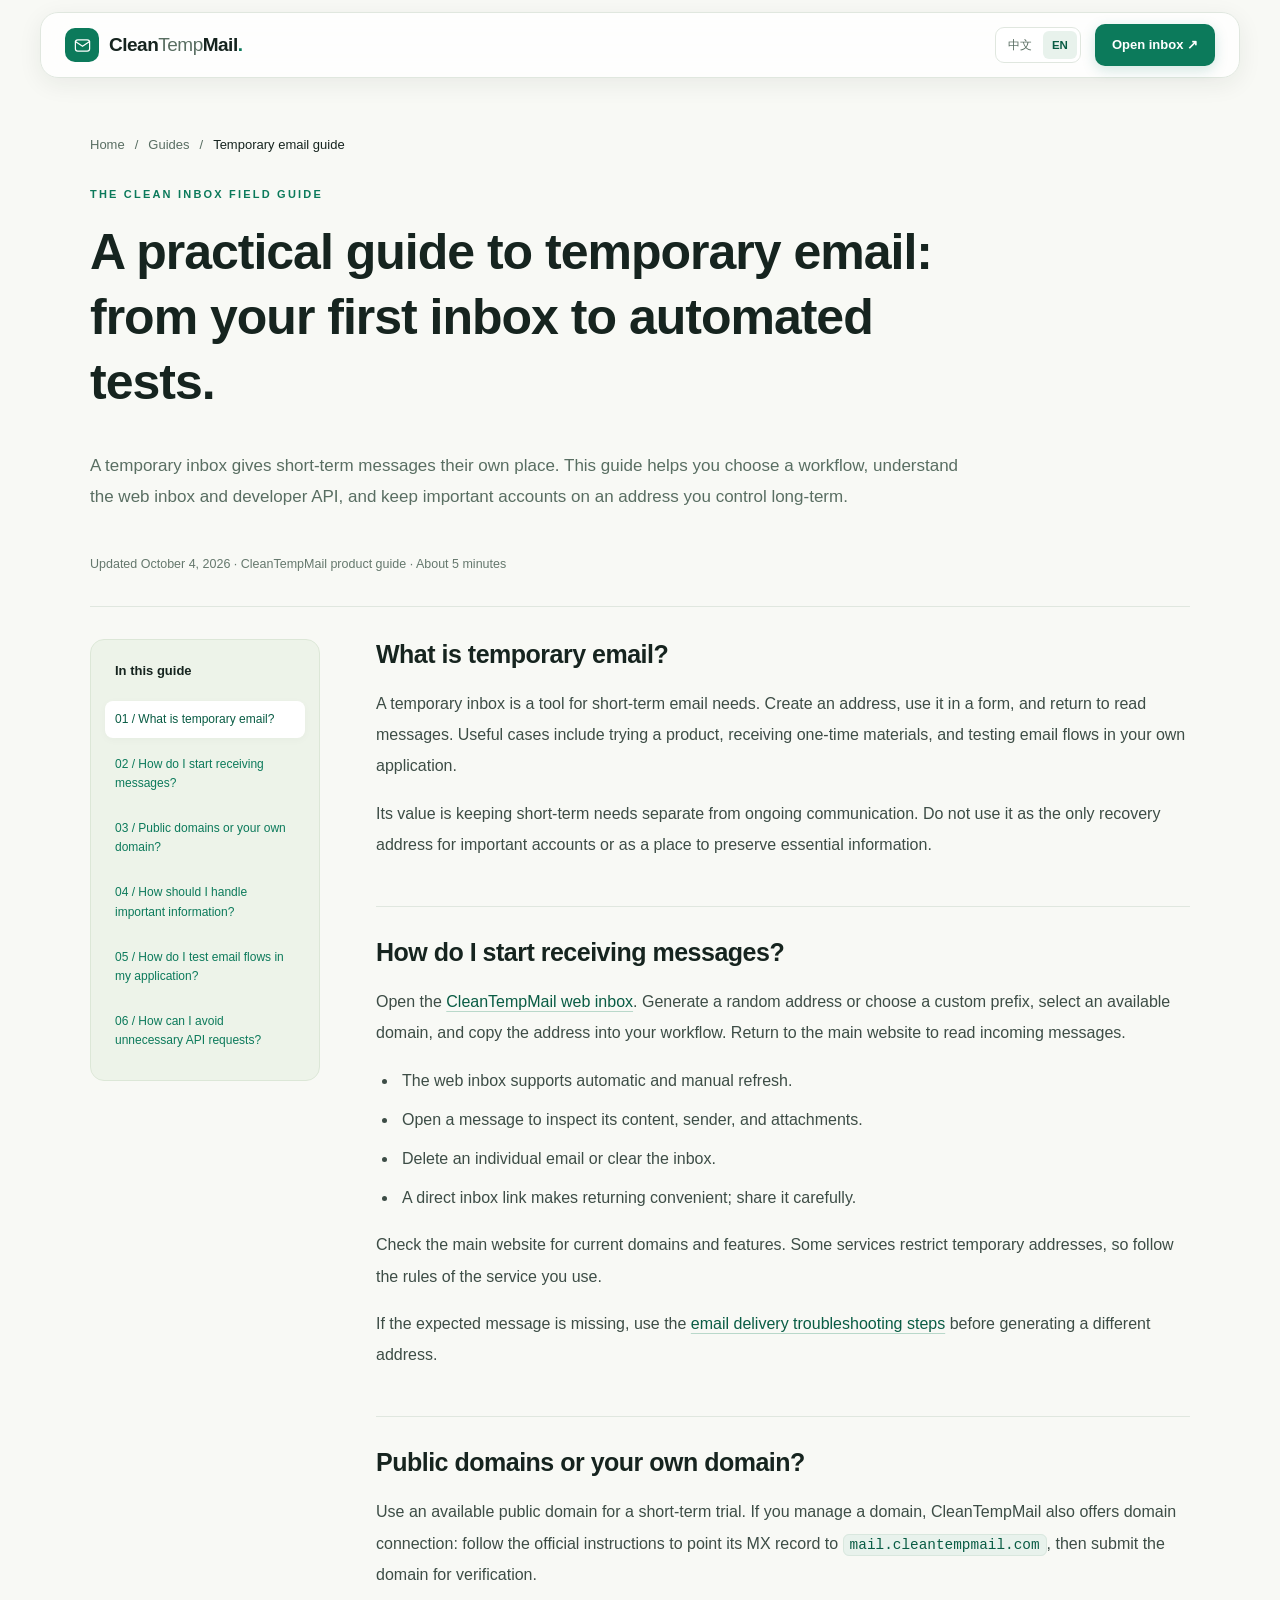
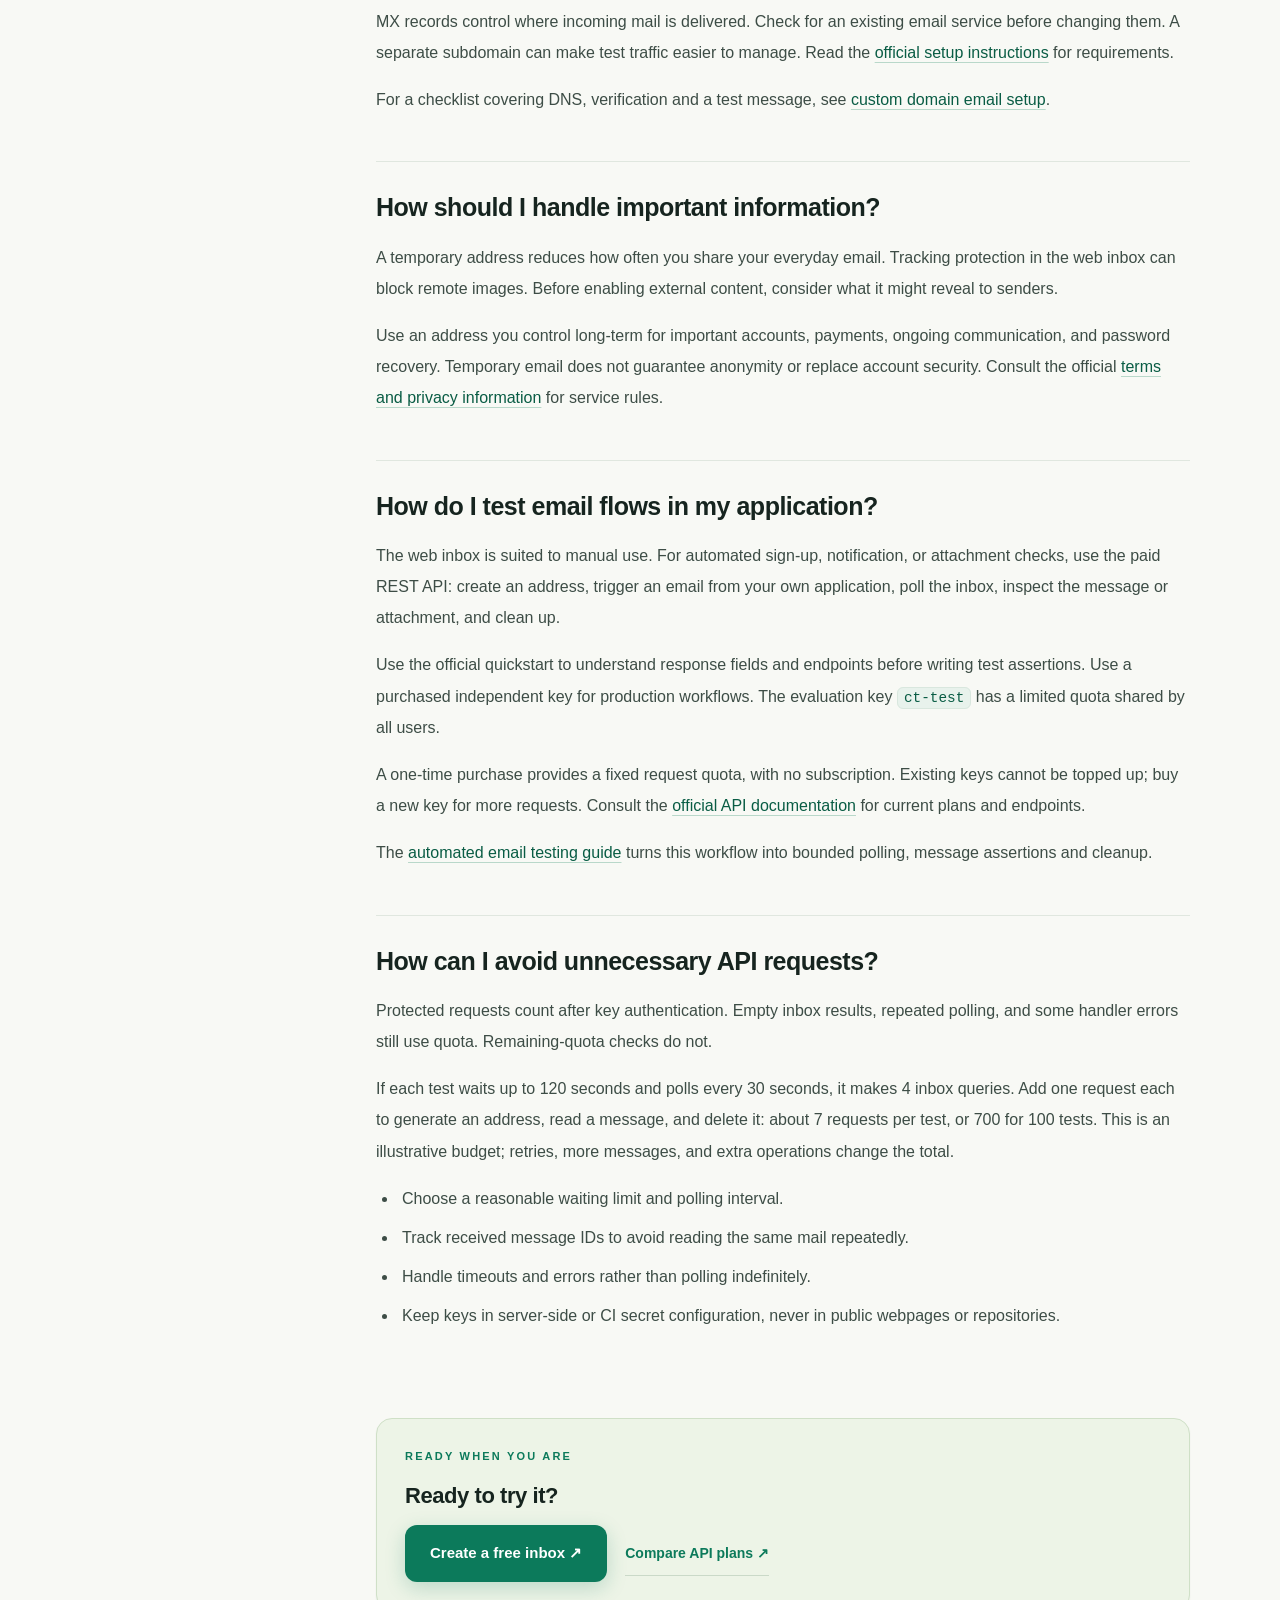
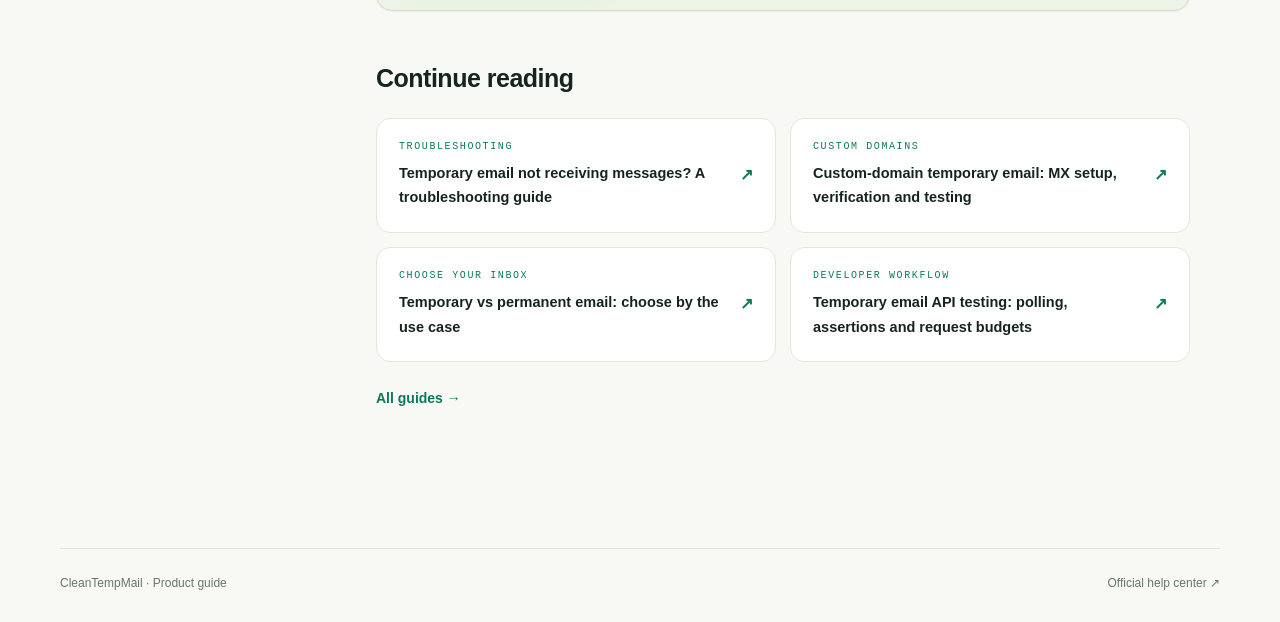
<file: site/en/guide/temporary-email.html>
<!DOCTYPE html><html lang="en"><head><meta charset="utf-8"><meta name="viewport" content="width=device-width,initial-scale=1"><meta name="theme-color" content="#f8f9f5"><title>How to Use Temporary Email: A Guide | CleanTempMail</title><meta name="description" content="Learn when to use temporary email, manage messages, connect your domain, and plan API polling and request quotas for your own app tests."><meta name="robots" content="index,follow,max-image-preview:large"><link rel="canonical" href="https://cleantempmailcom.github.io/cleantempmail-pages/en/guide/temporary-email.html"><link rel="alternate" hreflang="zh-CN" href="https://cleantempmailcom.github.io/cleantempmail-pages/guide/temporary-email.html"><link rel="alternate" hreflang="en" href="https://cleantempmailcom.github.io/cleantempmail-pages/en/guide/temporary-email.html"><link rel="alternate" hreflang="x-default" href="https://cleantempmailcom.github.io/cleantempmail-pages/guide/temporary-email.html"><meta property="og:type" content="article"><meta property="og:url" content="https://cleantempmailcom.github.io/cleantempmail-pages/en/guide/temporary-email.html"><meta property="og:title" content="How to Use Temporary Email: A Guide | CleanTempMail"><meta property="og:description" content="Learn when to use temporary email, manage messages, connect your domain, and plan API polling and request quotas for your own app tests."><meta property="og:locale" content="en_US"><meta property="og:site_name" content="CleanTempMail"><meta property="og:image" content="https://cleantempmailcom.github.io/cleantempmail-pages/assets/social.png"><meta name="twitter:card" content="summary_large_image"><meta name="twitter:image" content="https://cleantempmailcom.github.io/cleantempmail-pages/assets/social.png"><link rel="icon" href="../../assets/favicon.svg"><link rel="stylesheet" href="../../assets/style.css"><script src="../../assets/language.js" defer data-zh="../../guide/temporary-email.html" data-en="./temporary-email.html"></script><script src="../../assets/effects.js" defer></script><script type="application/ld+json">{"@context": "https://schema.org", "@graph": [{"@type": "WebSite", "@id": "https://cleantempmailcom.github.io/cleantempmail-pages/#website", "name": "CleanTempMail product guide", "url": "https://cleantempmailcom.github.io/cleantempmail-pages/", "inLanguage": ["zh-CN", "en"]}, {"@type": "Article", "headline": "A practical guide to temporary email: from your first inbox to automated tests.", "description": "Learn when to use temporary email, manage messages, connect your domain, and plan API polling and request quotas for your own app tests.", "inLanguage": "en", "mainEntityOfPage": {"@id": "https://cleantempmailcom.github.io/cleantempmail-pages/en/guide/temporary-email.html#webpage"}, "datePublished": "2026-10-04", "dateModified": "2026-10-04", "author": {"@type": "Organization", "name": "CleanTempMail product guide", "url": "https://cleantempmailcom.github.io/cleantempmail-pages/"}, "image": "https://cleantempmailcom.github.io/cleantempmail-pages/assets/social.png", "@id": "https://cleantempmailcom.github.io/cleantempmail-pages/en/guide/temporary-email.html#article", "url": "https://cleantempmailcom.github.io/cleantempmail-pages/en/guide/temporary-email.html"}, {"@type": "BreadcrumbList", "itemListElement": [{"@type": "ListItem", "position": 1, "name": "Home", "item": "https://cleantempmailcom.github.io/cleantempmail-pages/en/"}, {"@type": "ListItem", "position": 2, "name": "Guides", "item": "https://cleantempmailcom.github.io/cleantempmail-pages/en/guide/"}, {"@type": "ListItem", "position": 3, "name": "Temporary email guide", "item": "https://cleantempmailcom.github.io/cleantempmail-pages/en/guide/temporary-email.html"}], "@id": "https://cleantempmailcom.github.io/cleantempmail-pages/en/guide/temporary-email.html#breadcrumb"}, {"@type": "WebPage", "@id": "https://cleantempmailcom.github.io/cleantempmail-pages/en/guide/temporary-email.html#webpage", "url": "https://cleantempmailcom.github.io/cleantempmail-pages/en/guide/temporary-email.html", "name": "How to Use Temporary Email: A Guide | CleanTempMail", "description": "Learn when to use temporary email, manage messages, connect your domain, and plan API polling and request quotas for your own app tests.", "inLanguage": "en", "isPartOf": {"@id": "https://cleantempmailcom.github.io/cleantempmail-pages/#website"}, "breadcrumb": {"@id": "https://cleantempmailcom.github.io/cleantempmail-pages/en/guide/temporary-email.html#breadcrumb"}, "mainEntity": {"@id": "https://cleantempmailcom.github.io/cleantempmail-pages/en/guide/temporary-email.html#article"}}]}</script><link rel="stylesheet" href="../../assets/guides.css"><meta name="twitter:title" content="How to Use Temporary Email: A Guide | CleanTempMail">
<meta name="twitter:description" content="Learn when to use temporary email, manage messages, connect your domain, and plan API polling and request quotas for your own app tests.">
<meta property="og:image:alt" content="CleanTempMail — Free web inbox and paid API">
<meta property="og:image:width" content="1200">
<meta property="og:image:height" content="630">
<meta property="og:locale:alternate" content="zh_CN">
<meta name="twitter:image:alt" content="CleanTempMail — Free web inbox and paid API">
</head><body><div class="ambient" aria-hidden="true"><i></i><i></i></div><div class="reading-progress" aria-hidden="true"></div><a class="skip" href="#main">Skip to content</a><header class="header"><div class="wrap nav"><a class="brand" href="../"><span class="brand-icon" aria-hidden="true"><svg class="" viewBox="0 0 24 24" fill="none" stroke="currentColor" stroke-width="1.5" stroke-linecap="round" stroke-linejoin="round" aria-hidden="true"><rect x="3" y="5" width="18" height="14" rx="3"/><path d="m3 7 9 6 9-6"/></svg></span>Clean<span>Temp</span>Mail<span class="brand-dot">.</span></a><div class="nav-actions"><div class="language-switch" role="group" aria-label="Choose language"><a lang="zh-CN" hreflang="zh-CN" href="../../guide/temporary-email.html">中文</a><a lang="en" hreflang="en" href="./temporary-email.html" aria-current="page">EN</a></div><a class="button small" href="https://cleantempmail.com/">Open inbox ↗</a></div></div></header><main id="main" class="article-shell wrap"><nav class="breadcrumb" aria-label="Breadcrumb"><a href="../">Home</a><span aria-hidden="true">/</span><a href="./">Guides</a><span aria-hidden="true">/</span><span aria-current="page">Temporary email guide</span></nav><div class="eyebrow">THE CLEAN INBOX FIELD GUIDE</div><h1>A practical guide to temporary email:<br>from your first inbox to automated tests.</h1><p class="article-intro">A temporary inbox gives short-term messages their own place. This guide helps you choose a workflow, understand the web inbox and developer API, and keep important accounts on an address you control long-term.</p><div class="article-meta">Updated October 4, 2026 · CleanTempMail product guide · About 5 minutes</div><nav class="article-toc" aria-label="Table of contents"><strong>In this guide</strong><a href="#basics">01 / What is temporary email?</a><a href="#inbox">02 / How do I start receiving messages?</a><a href="#domains">03 / Public domains or your own domain?</a><a href="#privacy">04 / How should I handle important information?</a><a href="#api-testing">05 / How do I test email flows in my application?</a><a href="#quota">06 / How can I avoid unnecessary API requests?</a></nav><div class="article-content"><section id="basics" class="article-section"><h2>What is temporary email?</h2><p>A temporary inbox is a tool for short-term email needs. Create an address, use it in a form, and return to read messages. Useful cases include trying a product, receiving one-time materials, and testing email flows in your own application.</p><p>Its value is keeping short-term needs separate from ongoing communication. Do not use it as the only recovery address for important accounts or as a place to preserve essential information.</p></section><section id="inbox" class="article-section"><h2>How do I start receiving messages?</h2><p>Open the <a href="https://cleantempmail.com/">CleanTempMail web inbox</a>. Generate a random address or choose a custom prefix, select an available domain, and copy the address into your workflow. Return to the main website to read incoming messages.</p><ul><li>The web inbox supports automatic and manual refresh.</li><li>Open a message to inspect its content, sender, and attachments.</li><li>Delete an individual email or clear the inbox.</li><li>A direct inbox link makes returning convenient; share it carefully.</li></ul><p>Check the main website for current domains and features. Some services restrict temporary addresses, so follow the rules of the service you use.</p><p>If the expected message is missing, use the <a href="./email-not-received.html">email delivery troubleshooting steps</a> before generating a different address.</p></section><section id="domains" class="article-section"><h2>Public domains or your own domain?</h2><p>Use an available public domain for a short-term trial. If you manage a domain, CleanTempMail also offers domain connection: follow the official instructions to point its MX record to <code>mail.cleantempmail.com</code>, then submit the domain for verification.</p><p>MX records control where incoming mail is delivered. Check for an existing email service before changing them. A separate subdomain can make test traffic easier to manage. Read the <a href="https://cleantempmail.com/help#help-step-4">official setup instructions</a> for requirements.</p><p>For a checklist covering DNS, verification and a test message, see <a href="./custom-domain-email.html">custom domain email setup</a>.</p></section><section id="privacy" class="article-section"><h2>How should I handle important information?</h2><p>A temporary address reduces how often you share your everyday email. Tracking protection in the web inbox can block remote images. Before enabling external content, consider what it might reveal to senders.</p><p>Use an address you control long-term for important accounts, payments, ongoing communication, and password recovery. Temporary email does not guarantee anonymity or replace account security. Consult the official <a href="https://cleantempmail.com/terms">terms and privacy information</a> for service rules.</p></section><section id="api-testing" class="article-section"><h2>How do I test email flows in my application?</h2><p>The web inbox is suited to manual use. For automated sign-up, notification, or attachment checks, use the paid REST API: create an address, trigger an email from your own application, poll the inbox, inspect the message or attachment, and clean up.</p><p>Use the official quickstart to understand response fields and endpoints before writing test assertions. Use a purchased independent key for production workflows. The evaluation key <code>ct-test</code> has a limited quota shared by all users.</p><p>A one-time purchase provides a fixed request quota, with no subscription. Existing keys cannot be topped up; buy a new key for more requests. Consult the <a href="https://cleantempmail.com/api">official API documentation</a> for current plans and endpoints.</p><p>The <a href="./email-testing-api.html">automated email testing guide</a> turns this workflow into bounded polling, message assertions and cleanup.</p></section><section id="quota" class="article-section"><h2>How can I avoid unnecessary API requests?</h2><p>Protected requests count after key authentication. Empty inbox results, repeated polling, and some handler errors still use quota. Remaining-quota checks do not.</p><p>If each test waits up to 120 seconds and polls every 30 seconds, it makes 4 inbox queries. Add one request each to generate an address, read a message, and delete it: about 7 requests per test, or 700 for 100 tests. This is an illustrative budget; retries, more messages, and extra operations change the total.</p><ul><li>Choose a reasonable waiting limit and polling interval.</li><li>Track received message IDs to avoid reading the same mail repeatedly.</li><li>Handle timeouts and errors rather than polling indefinitely.</li><li>Keep keys in server-side or CI secret configuration, never in public webpages or repositories.</li></ul></section><aside class="article-next"><div class="eyebrow">READY WHEN YOU ARE</div><h2>Ready to try it?</h2><div class="hero-actions"><a class="button" href="https://cleantempmail.com/">Create a free inbox ↗</a><a class="text-link" href="../#api">Compare API plans ↗</a></div></aside><aside class="related-guides" aria-label="Related guides"><h2>Continue reading</h2><div class="related-grid"><a class="related-link" href="./email-not-received.html"><span>TROUBLESHOOTING</span><strong>Temporary email not receiving messages? A troubleshooting guide</strong><b aria-hidden="true">↗</b></a><a class="related-link" href="./custom-domain-email.html"><span>CUSTOM DOMAINS</span><strong>Custom-domain temporary email: MX setup, verification and testing</strong><b aria-hidden="true">↗</b></a><a class="related-link" href="./temporary-vs-permanent-email.html"><span>CHOOSE YOUR INBOX</span><strong>Temporary vs permanent email: choose by the use case</strong><b aria-hidden="true">↗</b></a><a class="related-link" href="./email-testing-api.html"><span>DEVELOPER WORKFLOW</span><strong>Temporary email API testing: polling, assertions and request budgets</strong><b aria-hidden="true">↗</b></a></div><a class="text-link" href="./">All guides →</a></aside></div></main><a class="back-top" href="#main" aria-label="Back to top">↑</a><footer class="wrap footer"><div class="footer-bottom"><span>CleanTempMail · Product guide</span><a href="https://cleantempmail.com/help">Official help center ↗</a></div></footer></body></html>
</file>
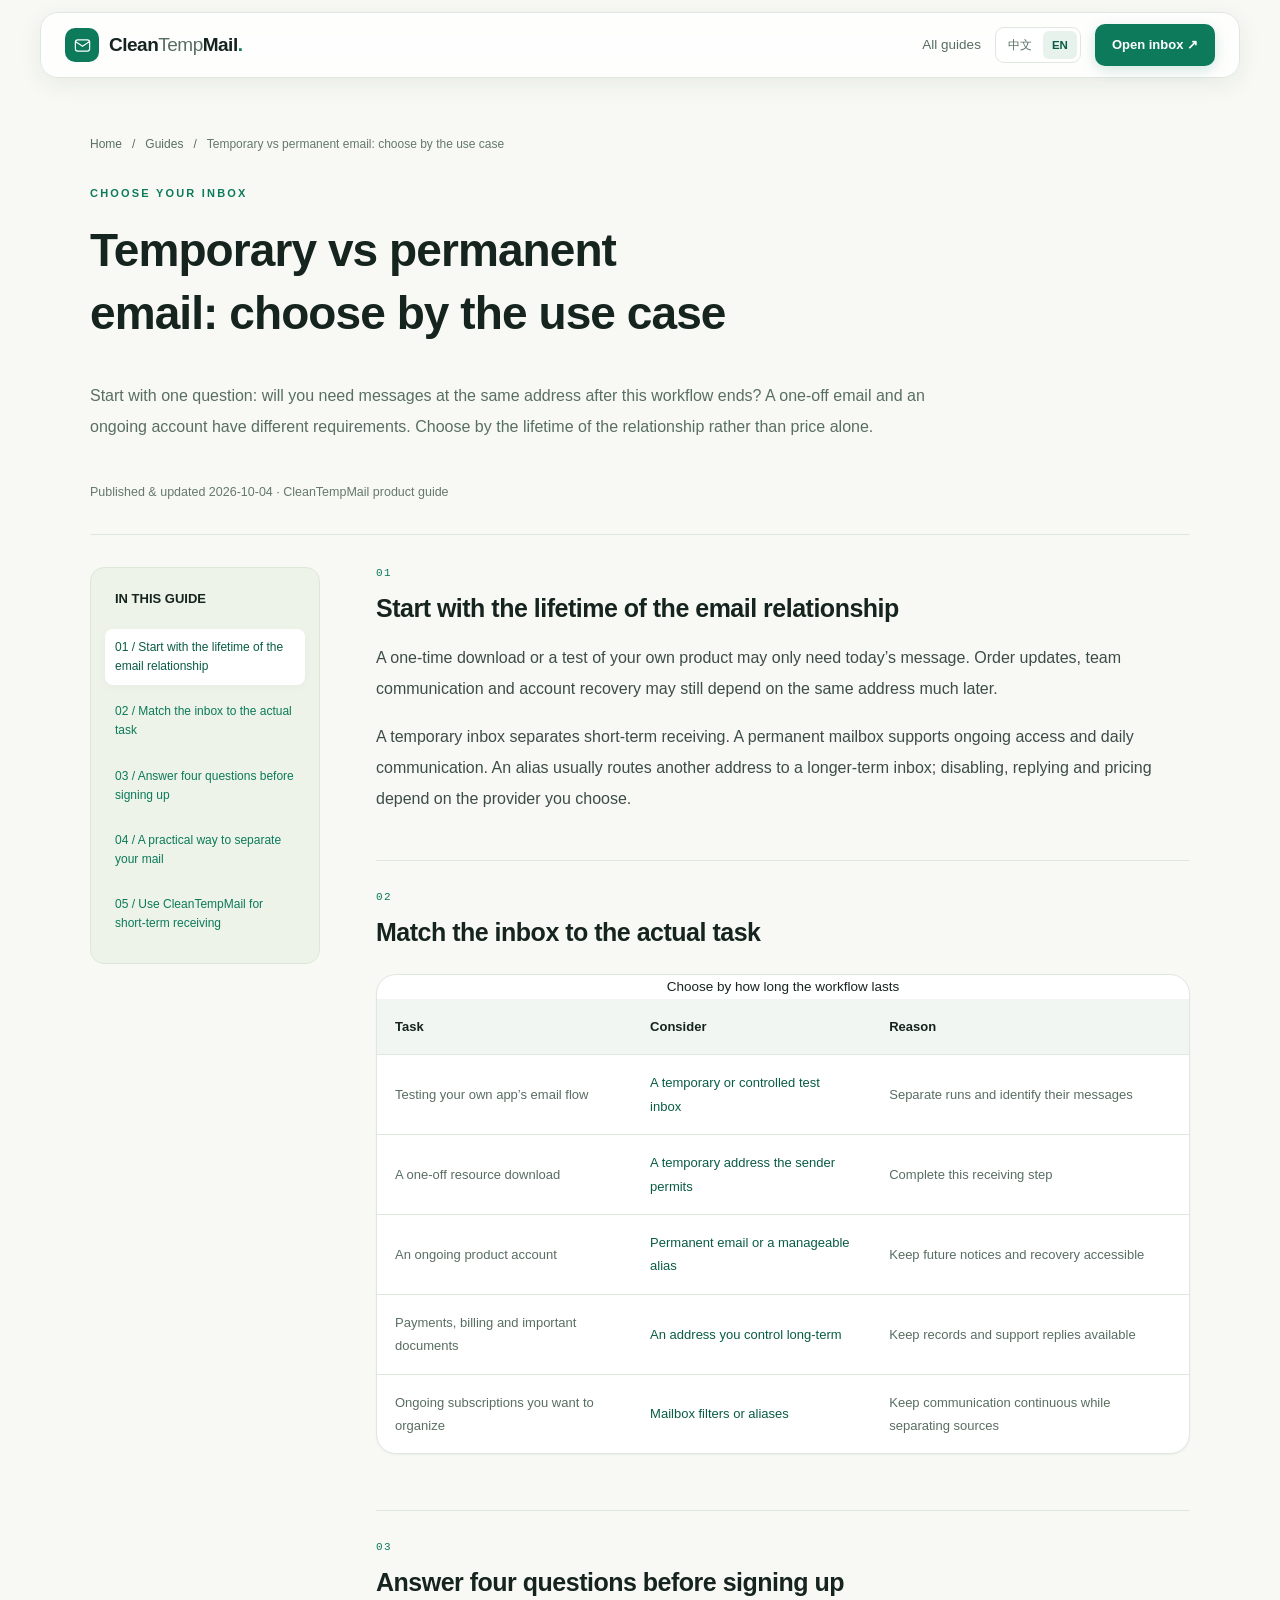
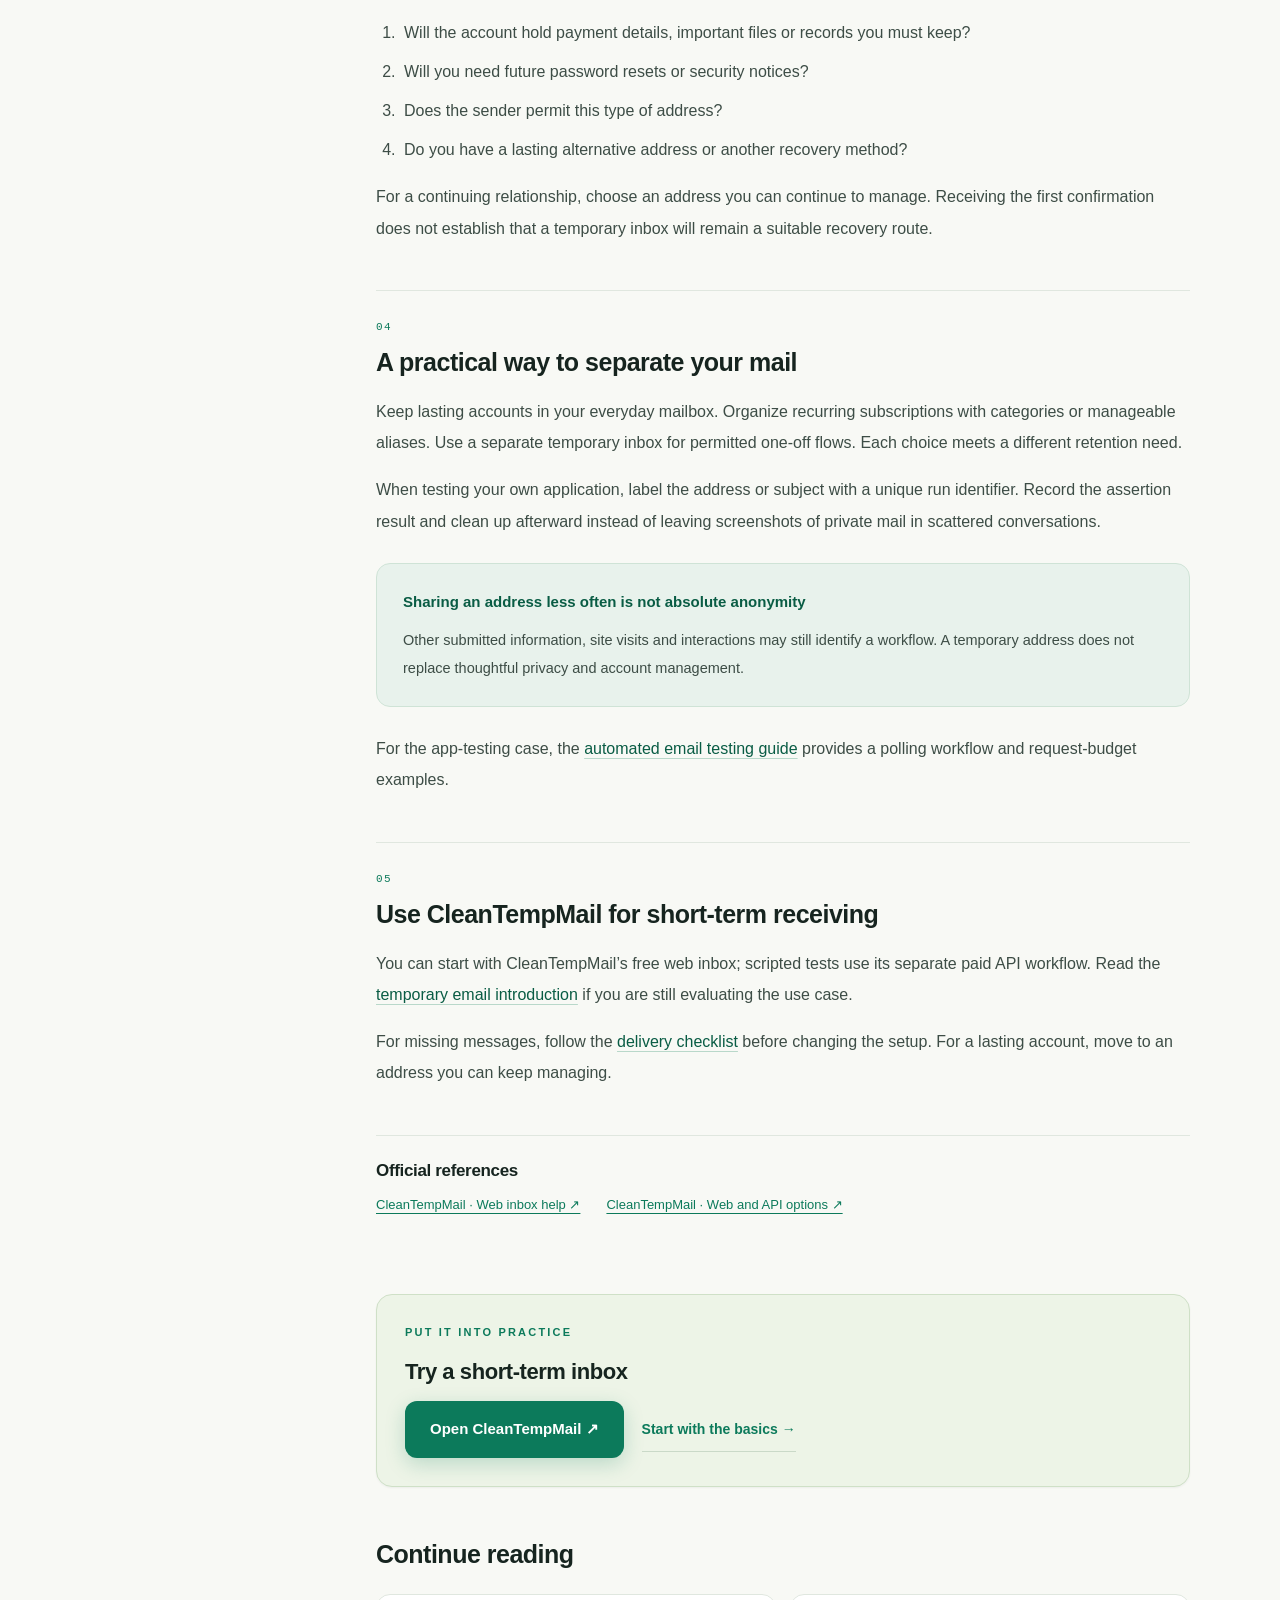
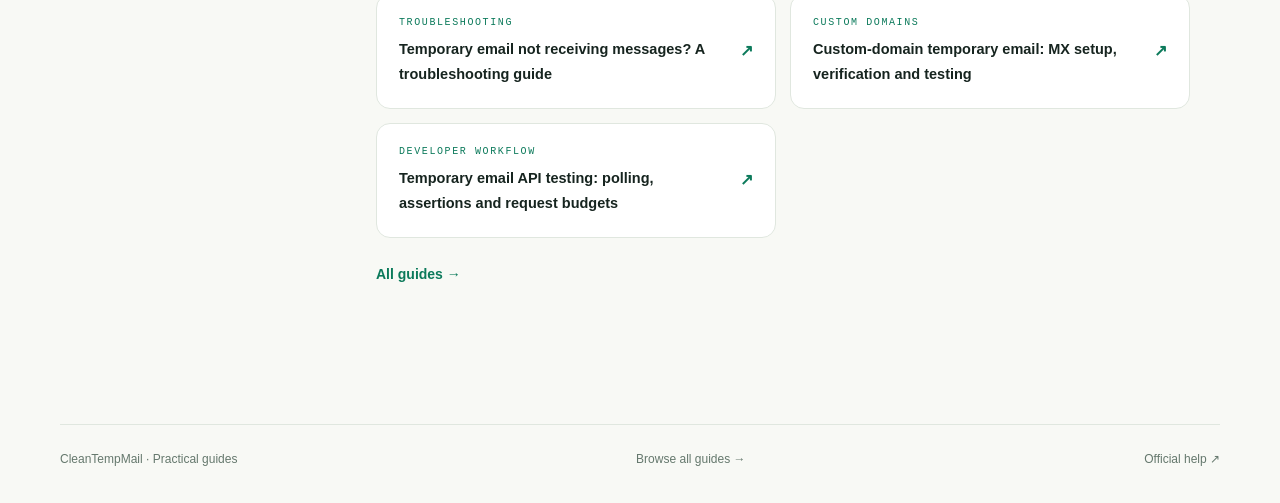
<file: site/en/guide/temporary-vs-permanent-email.html>
<!doctype html>
<html lang="en"><head>
<meta charset="utf-8"><meta name="viewport" content="width=device-width,initial-scale=1"><meta name="theme-color" content="#f8f9f5">
<title>Temporary vs Permanent Email: How to Choose | CleanTempMail</title><meta name="description" content="Compare short-term inboxes, permanent email and aliases for trials, testing, ongoing communication and account recovery. Choose by how long access is needed."><meta name="robots" content="index,follow,max-image-preview:large">
<link rel="canonical" href="https://cleantempmailcom.github.io/cleantempmail-pages/en/guide/temporary-vs-permanent-email.html">
<link rel="alternate" hreflang="zh-CN" href="https://cleantempmailcom.github.io/cleantempmail-pages/guide/temporary-vs-permanent-email.html"><link rel="alternate" hreflang="en" href="https://cleantempmailcom.github.io/cleantempmail-pages/en/guide/temporary-vs-permanent-email.html"><link rel="alternate" hreflang="x-default" href="https://cleantempmailcom.github.io/cleantempmail-pages/guide/temporary-vs-permanent-email.html">
<meta property="og:type" content="article"><meta property="og:url" content="https://cleantempmailcom.github.io/cleantempmail-pages/en/guide/temporary-vs-permanent-email.html"><meta property="og:title" content="Temporary vs Permanent Email: How to Choose | CleanTempMail"><meta property="og:description" content="Compare short-term inboxes, permanent email and aliases for trials, testing, ongoing communication and account recovery. Choose by how long access is needed."><meta property="og:locale" content="en_US"><meta property="og:site_name" content="CleanTempMail"><meta property="og:image" content="https://cleantempmailcom.github.io/cleantempmail-pages/assets/social.png"><meta property="og:image:width" content="1200"><meta property="og:image:height" content="630"><meta property="og:image:alt" content="CleanTempMail — Free web inbox and paid API">
<meta name="twitter:card" content="summary_large_image"><meta name="twitter:title" content="Temporary vs Permanent Email: How to Choose | CleanTempMail"><meta name="twitter:description" content="Compare short-term inboxes, permanent email and aliases for trials, testing, ongoing communication and account recovery. Choose by how long access is needed."><meta name="twitter:image" content="https://cleantempmailcom.github.io/cleantempmail-pages/assets/social.png">
<link rel="icon" href="../../assets/favicon.svg" type="image/svg+xml"><link rel="stylesheet" href="../../assets/style.css"><link rel="stylesheet" href="../../assets/guides.css">
<script src="../../assets/language.js" defer data-zh="../../guide/temporary-vs-permanent-email.html" data-en="./temporary-vs-permanent-email.html"></script><script src="../../assets/effects.js" defer></script>
<script type="application/ld+json">{"@context": "https://schema.org", "@graph": [{"@type": "WebSite", "@id": "https://cleantempmailcom.github.io/cleantempmail-pages/#website", "name": "CleanTempMail product guide", "url": "https://cleantempmailcom.github.io/cleantempmail-pages/", "inLanguage": ["zh-CN", "en"]}, {"@type": "BreadcrumbList", "itemListElement": [{"@type": "ListItem", "position": 1, "name": "Home", "item": "https://cleantempmailcom.github.io/cleantempmail-pages/en/"}, {"@type": "ListItem", "position": 2, "name": "Guides", "item": "https://cleantempmailcom.github.io/cleantempmail-pages/en/guide/"}, {"@type": "ListItem", "position": 3, "name": "Temporary vs permanent email: choose by the use case", "item": "https://cleantempmailcom.github.io/cleantempmail-pages/en/guide/temporary-vs-permanent-email.html"}], "@id": "https://cleantempmailcom.github.io/cleantempmail-pages/en/guide/temporary-vs-permanent-email.html#breadcrumb"}, {"@type": "Article", "headline": "Temporary vs permanent email: choose by the use case", "description": "Compare short-term inboxes, permanent email and aliases for trials, testing, ongoing communication and account recovery. Choose by how long access is needed.", "inLanguage": "en", "mainEntityOfPage": {"@id": "https://cleantempmailcom.github.io/cleantempmail-pages/en/guide/temporary-vs-permanent-email.html#webpage"}, "datePublished": "2026-10-04", "dateModified": "2026-10-04", "author": {"@type": "Organization", "name": "CleanTempMail product guide", "url": "https://cleantempmailcom.github.io/cleantempmail-pages/"}, "image": "https://cleantempmailcom.github.io/cleantempmail-pages/assets/social.png", "@id": "https://cleantempmailcom.github.io/cleantempmail-pages/en/guide/temporary-vs-permanent-email.html#article", "url": "https://cleantempmailcom.github.io/cleantempmail-pages/en/guide/temporary-vs-permanent-email.html"}, {"@type": "WebPage", "@id": "https://cleantempmailcom.github.io/cleantempmail-pages/en/guide/temporary-vs-permanent-email.html#webpage", "url": "https://cleantempmailcom.github.io/cleantempmail-pages/en/guide/temporary-vs-permanent-email.html", "name": "Temporary vs Permanent Email: How to Choose | CleanTempMail", "description": "Compare short-term inboxes, permanent email and aliases for trials, testing, ongoing communication and account recovery. Choose by how long access is needed.", "inLanguage": "en", "isPartOf": {"@id": "https://cleantempmailcom.github.io/cleantempmail-pages/#website"}, "breadcrumb": {"@id": "https://cleantempmailcom.github.io/cleantempmail-pages/en/guide/temporary-vs-permanent-email.html#breadcrumb"}, "mainEntity": {"@id": "https://cleantempmailcom.github.io/cleantempmail-pages/en/guide/temporary-vs-permanent-email.html#article"}}]}</script><meta property="og:locale:alternate" content="zh_CN">
<meta name="twitter:image:alt" content="CleanTempMail — Free web inbox and paid API">
</head>
<body><div class="ambient" aria-hidden="true"><i></i><i></i></div><div class="reading-progress" aria-hidden="true"></div><a class="skip" href="#main">Skip to content</a>
<header class="header"><div class="wrap nav"><a class="brand" href="../"><span class="brand-icon" aria-hidden="true"><svg viewBox="0 0 24 24" fill="none" stroke="currentColor" stroke-width="1.5" stroke-linecap="round" stroke-linejoin="round" aria-hidden="true"><rect x="3" y="5" width="18" height="14" rx="3"/><path d="m3 7 9 6 9-6"/></svg></span>Clean<span>Temp</span>Mail<span class="brand-dot">.</span></a><div class="nav-actions"><a class="guide-nav-link" href="./">All guides</a><div class="language-switch" role="group" aria-label="Language"><a href="../../guide/temporary-vs-permanent-email.html" lang="zh-CN" hreflang="zh-CN">中文</a><a href="./temporary-vs-permanent-email.html" lang="en" hreflang="en" aria-current="page">EN</a></div><a class="button small" href="https://cleantempmail.com/">Open inbox ↗</a></div></div></header>
<main id="main" class="article-shell wrap topic-article"><nav class="breadcrumb" aria-label="Breadcrumb"><a href="../">Home</a><span aria-hidden="true">/</span><a href="./">Guides</a><span aria-hidden="true">/</span><span aria-current="page">Temporary vs permanent email: choose by the use case</span></nav><div class="eyebrow">CHOOSE YOUR INBOX</div><h1>Temporary vs permanent email: choose by the use case</h1><p class="article-intro">Start with one question: will you need messages at the same address after this workflow ends? A one-off email and an ongoing account have different requirements. Choose by the lifetime of the relationship rather than price alone.</p><div class="article-meta">Published & updated 2026-10-04 · CleanTempMail product guide</div><nav class="article-toc" aria-label="Contents"><strong>IN THIS GUIDE</strong><a href="#lifecycle">01 / Start with the lifetime of the email relationship</a><a href="#compare">02 / Match the inbox to the actual task</a><a href="#questions">03 / Answer four questions before signing up</a><a href="#workflow">04 / A practical way to separate your mail</a><a href="#start">05 / Use CleanTempMail for short-term receiving</a></nav><div class="article-content"><section class="article-section" id="lifecycle"><div class="section-sequence">01</div><h2>Start with the lifetime of the email relationship</h2><p>A one-time download or a test of your own product may only need today’s message. Order updates, team communication and account recovery may still depend on the same address much later.</p><p>A temporary inbox separates short-term receiving. A permanent mailbox supports ongoing access and daily communication. An alias usually routes another address to a longer-term inbox; disabling, replying and pricing depend on the provider you choose.</p></section><section class="article-section" id="compare"><div class="section-sequence">02</div><h2>Match the inbox to the actual task</h2><div class="table-scroll"><table><caption>Choose by how long the workflow lasts</caption><thead><tr><th>Task</th><th>Consider</th><th>Reason</th></tr></thead><tbody><tr><td>Testing your own app’s email flow</td><td>A temporary or controlled test inbox</td><td>Separate runs and identify their messages</td></tr><tr><td>A one-off resource download</td><td>A temporary address the sender permits</td><td>Complete this receiving step</td></tr><tr><td>An ongoing product account</td><td>Permanent email or a manageable alias</td><td>Keep future notices and recovery accessible</td></tr><tr><td>Payments, billing and important documents</td><td>An address you control long-term</td><td>Keep records and support replies available</td></tr><tr><td>Ongoing subscriptions you want to organize</td><td>Mailbox filters or aliases</td><td>Keep communication continuous while separating sources</td></tr></tbody></table></div></section><section class="article-section" id="questions"><div class="section-sequence">03</div><h2>Answer four questions before signing up</h2><ol><li>Will the account hold payment details, important files or records you must keep?</li><li>Will you need future password resets or security notices?</li><li>Does the sender permit this type of address?</li><li>Do you have a lasting alternative address or another recovery method?</li></ol><p>For a continuing relationship, choose an address you can continue to manage. Receiving the first confirmation does not establish that a temporary inbox will remain a suitable recovery route.</p></section><section class="article-section" id="workflow"><div class="section-sequence">04</div><h2>A practical way to separate your mail</h2><p>Keep lasting accounts in your everyday mailbox. Organize recurring subscriptions with categories or manageable aliases. Use a separate temporary inbox for permitted one-off flows. Each choice meets a different retention need.</p><p>When testing your own application, label the address or subject with a unique run identifier. Record the assertion result and clean up afterward instead of leaving screenshots of private mail in scattered conversations.</p><div class="article-callout"><strong>Sharing an address less often is not absolute anonymity</strong><p>Other submitted information, site visits and interactions may still identify a workflow. A temporary address does not replace thoughtful privacy and account management.</p></div><p>For the app-testing case, the <a href="./email-testing-api.html">automated email testing guide</a> provides a polling workflow and request-budget examples.</p></section><section class="article-section" id="start"><div class="section-sequence">05</div><h2>Use CleanTempMail for short-term receiving</h2><p>You can start with CleanTempMail’s free web inbox; scripted tests use its separate paid API workflow. Read the <a href="./temporary-email.html">temporary email introduction</a> if you are still evaluating the use case.</p><p>For missing messages, follow the <a href="./email-not-received.html">delivery checklist</a> before changing the setup. For a lasting account, move to an address you can keep managing.</p></section><section class="article-sources"><h2>Official references</h2><ul><li><a href="https://cleantempmail.com/help">CleanTempMail · Web inbox help ↗</a></li><li><a href="https://cleantempmail.com/api">CleanTempMail · Web and API options ↗</a></li></ul></section><aside class="article-next"><div class="eyebrow">PUT IT INTO PRACTICE</div><h2>Try a short-term inbox</h2><div class="hero-actions"><a class="button" href="https://cleantempmail.com/">Open CleanTempMail ↗</a><a class="text-link" href="./temporary-email.html">Start with the basics →</a></div></aside><aside class="related-guides" aria-label="Related guides"><h2>Continue reading</h2><div class="related-grid"><a class="related-link" href="./email-not-received.html"><span>TROUBLESHOOTING</span><strong>Temporary email not receiving messages? A troubleshooting guide</strong><b aria-hidden="true">↗</b></a><a class="related-link" href="./custom-domain-email.html"><span>CUSTOM DOMAINS</span><strong>Custom-domain temporary email: MX setup, verification and testing</strong><b aria-hidden="true">↗</b></a><a class="related-link" href="./email-testing-api.html"><span>DEVELOPER WORKFLOW</span><strong>Temporary email API testing: polling, assertions and request budgets</strong><b aria-hidden="true">↗</b></a></div><a class="text-link" href="./">All guides →</a></aside></div></main><a class="back-top" href="#main" aria-label="Back to top">↑</a><footer class="wrap footer"><div class="footer-bottom"><span>CleanTempMail · Practical guides</span><a href="./">Browse all guides →</a><a href="https://cleantempmail.com/help">Official help ↗</a></div></footer></body></html>
</file>
<file: site/assets/style.css>
@charset "UTF-8";
/* ============================================================
   CleanTempMail — unified light design system (2026-10-04)
   One coherent stylesheet: tokens, header, hero, sections,
   API/pricing, guides, FAQ, CTA, footer, articles, responsive.
   ============================================================ */

:root{
  --bg:#f8f9f5;
  --card:#ffffff;
  --ink:#16241f;
  --body:#3d4d46;
  --muted:#596e62;
  --faint:#65786d;
  --accent:#0c7a5b;
  --accent-deep:#095c44;
  --soft:#e8f2ec;
  --soft-2:#f1f6f2;
  --line:#e0e7df;
  --line-strong:#d5dcd6;
  --shadow-sm:0 1px 2px rgba(22,42,35,.05);
  --shadow-md:0 6px 24px rgba(22,42,35,.07);
  --shadow-lg:0 24px 60px rgba(22,42,35,.12);
  --radius:20px;
  --dark-1:#0c2a21;
  --dark-2:#113a2e;
  --mint:#7dd8b5;
}

*{box-sizing:border-box}
html{scroll-behavior:smooth;scroll-padding-top:96px}
body{
  margin:0;background:var(--bg);color:var(--ink);
  font-family:-apple-system,BlinkMacSystemFont,"Segoe UI",Inter,"PingFang SC","Hiragino Sans GB","Microsoft YaHei",sans-serif;
  font-size:16px;line-height:1.75;-webkit-font-smoothing:antialiased;text-rendering:optimizeLegibility;
}
::selection{background:#bfe8d6;color:#0a2a1f}
a{color:inherit;text-decoration:none}
a:hover{color:var(--accent)}
button,a,summary{-webkit-tap-highlight-color:transparent}
a:focus-visible,button:focus-visible,summary:focus-visible{outline:3px solid rgba(12,122,91,.45);outline-offset:3px;border-radius:4px}
h1,h2,h3{color:var(--ink)}
.wrap{width:min(1160px,calc(100% - 80px));margin-inline:auto}

/* ---------- ambient / decorations kept but neutralized ---------- */
.ambient{display:none}
.reading-progress{position:fixed;left:0;top:0;right:0;height:2px;z-index:40;
  background:linear-gradient(90deg,var(--accent),#3aa87f);transform:scaleX(var(--progress,0));transform-origin:left}

/* ---------- header ---------- */
.header{position:sticky;top:12px;z-index:20;width:min(1200px,calc(100% - 32px));margin:12px auto 0;
  border:1px solid var(--line);border-radius:18px;background:rgba(255,255,255,.82);
  backdrop-filter:blur(18px);-webkit-backdrop-filter:blur(18px);box-shadow:var(--shadow-md)}
.header .wrap{width:calc(100% - 48px);max-width:none}
.nav{height:64px;display:flex;align-items:center;justify-content:space-between;gap:24px}
.brand{display:inline-flex;align-items:center;font-size:19px;font-weight:700;letter-spacing:-.5px;white-space:nowrap}
.brand>span:not(.brand-icon):not(.brand-dot){font-weight:450;color:var(--muted)}
.brand:hover{color:var(--ink)}
.brand-icon{width:34px;height:34px;background:var(--accent);color:#fff;border-radius:10px;
  display:grid;place-items:center;margin-right:10px}
.brand-icon svg{width:19px;height:19px}
.brand-dot{color:var(--accent)}
nav{display:flex;gap:26px;font-size:13.5px}
nav a{color:var(--muted);position:relative}
nav a:after{content:"";position:absolute;left:0;bottom:-5px;width:0;height:1.5px;background:var(--accent);transition:width .22s}
nav a:hover{color:var(--ink)}
nav a:hover:after{width:100%}
.nav-actions{display:flex;align-items:center;gap:14px}
.language-switch{display:inline-flex;gap:2px;border:1px solid var(--line);border-radius:9px;padding:3px;background:#fff}
.language-switch a{padding:4px 9px;font-size:11.5px;border-radius:6px;color:var(--muted)}
.language-switch a[aria-current="page"]{background:var(--soft);color:var(--accent-deep);font-weight:650}
.language-switch a:hover{background:var(--soft-2)}

/* ---------- buttons & links ---------- */
.button{display:inline-flex;align-items:center;justify-content:center;gap:10px;
  background:var(--accent);color:#fff;border:1px solid transparent;padding:14px 24px;border-radius:12px;
  font-size:15px;font-weight:600;box-shadow:0 6px 20px rgba(12,122,91,.22);
  transition:transform .2s,background .2s,box-shadow .2s}
.button:hover{color:#fff;background:var(--accent-deep);transform:translateY(-2px);box-shadow:0 10px 28px rgba(12,122,91,.28)}
.button span{font-size:16px;line-height:1}
.button.small{padding:9px 16px;font-size:13px;border-radius:10px;box-shadow:0 4px 14px rgba(12,122,91,.18)}
.text-link{font-size:14px;font-weight:600;color:var(--accent);display:inline-flex;align-items:center;gap:7px}
.text-link:hover{color:var(--accent-deep)}
.eyebrow{font-size:11px;letter-spacing:2.2px;font-weight:650;color:var(--accent);text-transform:uppercase;display:flex;align-items:center;gap:10px}
.section-heading .eyebrow::before,.api-heading .eyebrow::before,.center-heading .eyebrow::before,.guide-section .eyebrow::before{
  content:"";width:22px;height:1.5px;background:currentColor;opacity:.85}
.status-dot{display:inline-block;width:7px;height:7px;background:var(--accent);border-radius:50%;flex-shrink:0}

/* ---------- hero ---------- */
.hero{display:grid;grid-template-columns:1.05fr .95fr;align-items:center;gap:64px;padding-block:76px 72px;position:relative;isolation:isolate}
.hero-product-label{font-size:10px;letter-spacing:1.2px;display:inline-block;border:1px solid #cfe4d8;
  background:rgba(255,255,255,.8);border-radius:100px;padding:7px 12px;margin-bottom:22px;color:var(--accent-deep);font-weight:600}
.hero .eyebrow{font-size:12px}
.hero h1{font-size:clamp(42px,5vw,68px);line-height:1.18;letter-spacing:-.028em;font-weight:750;margin:24px 0}
.accent{color:var(--accent)}
.accent{position:relative;white-space:nowrap}
.accent:after{content:"";position:absolute;bottom:1px;left:0;right:0;height:8px;border-radius:50%;background:#b9dfc4;z-index:-1;transform:rotate(-2deg)}
.lead{font-size:17px;color:var(--muted);line-height:1.9;margin:0 0 32px;max-width:520px}
.hero-actions{display:flex;align-items:center;gap:24px;flex-wrap:wrap}
.hero-checks{display:flex;gap:22px;color:var(--muted);font-size:12.5px;margin-top:26px;flex-wrap:wrap}
.hero-checks span{display:flex;gap:6px}
.hero-checks span::first-letter{color:var(--accent);font-weight:700}

/* hero art: clean mock inbox, no floating clutter */
.hero-art{position:relative;padding:65px 22px 52px;min-width:0;border:1px solid #d3e4d2;border-radius:32px;background:radial-gradient(circle at 80% 20%,#f7fbec,transparent 60%),#e6f0e3}
.hero-art::before{content:"";position:absolute;inset:0;border-radius:inherit;pointer-events:none;
  background-image:radial-gradient(#658b641f 1px,transparent 1px);background-size:18px 18px}
.orbit,.orbital-spark{display:none}
.mail-card{position:relative;background:#fff;border:1px solid var(--line-strong);border-radius:20px;
  box-shadow:var(--shadow-lg);overflow:hidden;max-width:480px;margin-inline:auto}
.mock-top{display:flex;align-items:center;gap:12px;background:var(--soft-2);padding:14px 18px;
  font-size:10.5px;color:var(--faint);border-bottom:1px solid var(--line)}
.window-dots{display:flex;gap:6px}
.window-dots i{width:9px;height:9px;border-radius:50%;background:var(--line-strong)}
.window-dots i:first-child{background:#e3b25e}
.window-dots i:nth-child(2){background:#97c08b}
.window-dots i:nth-child(3){background:#e08b7a}
.mock-url{font-family:ui-monospace,SFMono-Regular,Consolas,monospace;letter-spacing:.5px}
.mock-top>span:last-child{margin-left:auto;color:var(--accent)}
.mock-top>span:nth-child(3){display:none}
.mock-body{padding:26px}
.inbox-overline{font-size:10px;letter-spacing:1.8px;color:var(--accent);margin-bottom:20px;font-weight:650}
.mock-label{font-size:11px;color:var(--faint);display:flex;justify-content:space-between;align-items:center}
.mock-label span{font-size:9.5px;border:1px solid var(--line);border-radius:5px;padding:2px 7px;color:var(--faint)}
.mock-address{font-family:ui-monospace,SFMono-Regular,Consolas,monospace;font-size:19px;font-weight:550;
  letter-spacing:-.4px;margin-top:12px;background:var(--soft);border:1px solid #d9e7de;padding:14px 16px;
  border-radius:10px;display:flex;justify-content:space-between;align-items:center;gap:10px;color:var(--ink)}
.mock-address span{color:var(--accent);display:grid}
.mock-address svg{width:17px;height:17px}
.mock-divider{height:1px;background:var(--line);margin:24px 0 18px}
.inbox-title{display:flex;justify-content:space-between;font-size:13px;font-weight:650}
.inbox-title span{color:var(--faint);font-size:11px;font-weight:400}
.mock-tabs{display:flex;align-items:center;gap:20px;margin-top:16px;font-size:10px;color:var(--faint)}
.mock-tabs>span:first-child{color:var(--accent-deep);font-weight:600}
.mock-tabs b{font-size:9px;padding:1px 6px;background:var(--soft);border-radius:4px;margin-left:4px;color:var(--accent-deep)}
.mock-tabs svg{width:13px;height:13px;margin-left:auto;color:var(--faint)}
.message{display:flex;align-items:center;gap:13px;border:1px solid #dbe8df;border-radius:12px;
  padding:16px 14px;margin-top:14px;background:linear-gradient(180deg,#ffffff,#f7faf8)}
.message-icon{display:grid;place-items:center;background:var(--soft);width:38px;height:38px;border-radius:11px;color:var(--accent)}
.message-icon svg{width:19px;height:19px}
.message strong{font-size:12.5px}
.message p{font-size:11px;color:var(--muted);margin:2px 0 0}
.message-dot{width:6px;height:6px;background:var(--accent);border-radius:50%;margin-left:auto}
.mock-empty{display:flex;align-items:center;gap:12px;padding:18px 13px 0;opacity:.55}
.mock-empty>i:first-child{height:28px;width:28px;border:1px solid var(--line);border-radius:9px}
.mock-empty>div{flex:1}
.mock-empty>div i{display:block;height:5px;width:62%;background:var(--line-strong);border-radius:5px}
.mock-empty>div i+i{width:40%;margin-top:7px}
.mock-empty>i:last-child{width:20px;height:4px;background:var(--line-strong);border-radius:4px}
.mock-bottom{font-size:10px;color:var(--faint);display:flex;align-items:center;gap:7px;margin-top:22px}
.mock-bottom .status-dot{width:5px;height:5px}
.floating-pill{position:absolute;z-index:2;display:flex;align-items:center;gap:11px;background:#fff;
  border:1px solid var(--line);border-radius:13px;box-shadow:var(--shadow-md);padding:12px 16px;font-size:11.5px}
.top-pill{top:16px;right:20px;border:0;background:transparent;box-shadow:none;padding:0;color:var(--accent-deep);font-size:11px}
.top-pill>span{color:var(--accent);font-size:16px}
.bottom-pill{bottom:44px;left:-20px;border-color:#cfdfce;border-radius:16px;box-shadow:0 10px 25px #1633200f}
.shield{display:grid;place-items:center;width:36px;height:36px;border-radius:11px;background:var(--soft);color:var(--accent);font-weight:700}
.bottom-pill strong{display:block;font-size:12px}
.bottom-pill small{display:block;font-size:10px;color:var(--muted)}
.art-caption{position:absolute;bottom:16px;left:16px;right:16px;text-align:center;font-size:9px;color:#506c56;line-height:1.5}

/* ---------- benefit strip ---------- */
.benefit-strip{border-block:1px solid var(--line);padding:22px 0;background:#eef3e9}
.benefit-strip>.wrap,.benefit-strip .wrap>div{display:flex;align-items:center;justify-content:space-between;gap:30px}
.benefit-strip .wrap>span{font-size:14.5px;font-weight:600}
.benefit-strip .wrap>div{font-size:12.5px;color:var(--muted);display:flex;align-items:center;gap:24px}
.benefit-strip i{width:3px;height:3px;border-radius:50%;background:var(--line-strong)}

/* ---------- generic sections ---------- */
.section{padding-block:96px}
.section-heading{display:flex;justify-content:space-between;align-items:end;gap:40px;margin-bottom:44px}
h2{font-size:clamp(28px,3.2vw,38px);line-height:1.32;letter-spacing:-.02em;font-weight:700;margin:16px 0 0}
.section-heading>p,.section-description,.center-heading>p,.faq-section>div>p{font-size:15px;color:var(--muted);line-height:1.9}
.section-heading>p{max-width:380px}
.center-heading{text-align:center}
.center-heading .eyebrow{justify-content:center}
.center-heading h2{margin-inline:auto;max-width:560px}
.center-heading>p{margin-inline:auto;max-width:440px}

/* ---------- features ---------- */
.features{display:grid;grid-template-columns:repeat(4,minmax(0,1fr));gap:18px}
.feature{position:relative;isolation:isolate;overflow:hidden;background:var(--card);border:1px solid var(--line);
  border-radius:var(--radius);padding:26px;transition:transform .25s,border-color .25s,box-shadow .25s}
.feature:before{content:"";position:absolute;inset:0;z-index:-1;pointer-events:none;
  background:radial-gradient(280px circle at var(--mouse-x,-300px) var(--mouse-y,-300px),rgba(12,122,91,.06),transparent 70%)}
.feature:hover{transform:translateY(-4px);border-color:#bcd8ca;box-shadow:var(--shadow-md)}
.feature-icon{display:grid;place-items:center;border:1px solid #cfe3d6;background:var(--soft);color:var(--accent);
  width:44px;height:44px;border-radius:12px}
.feature-icon svg{width:22px;height:22px}
.card-number{position:absolute;right:22px;top:29px;font-family:ui-monospace,monospace;font-size:10px;letter-spacing:1.2px;color:var(--faint)}
.feature h3{font-size:18px;font-weight:650;margin:24px 0 10px}
.feature p{font-size:14px;line-height:1.85;color:var(--muted);margin:0}
.feature-link{margin-top:16px;font-size:13px}

/* ---------- use cases ---------- */
.use-section{background:var(--soft-2);border-block:1px solid var(--line);padding-block:84px}
.use-grid{display:grid;grid-template-columns:1fr 1fr;gap:64px;align-items:center}
.use-grid h2{max-width:420px}
.section-description{margin:20px 0 26px}
.use-list article{display:flex;gap:20px;align-items:center;background:#fff;border:1px solid var(--line);
  border-radius:14px;padding:22px 24px;transition:border-color .2s,transform .2s}
.use-list article:hover{border-color:#bcd8ca;transform:translateX(4px)}
.use-list article+article{margin-top:12px}
.use-number{font-family:ui-monospace,monospace;font-size:12px;color:var(--accent);border:1px solid #cfe3d6;
  background:var(--soft);border-radius:10px;width:38px;height:38px;display:grid;place-items:center;flex-shrink:0}
.use-list h3{font-size:16.5px;font-weight:650;margin:0 0 4px}
.use-list p{font-size:13.5px;color:var(--muted);margin:0}
.use-list article>span:last-child{margin-left:auto;color:var(--accent)}

/* ---------- comparison table ---------- */
.comparison-section{padding-block:84px}
.table-scroll{overflow-x:auto;border:1px solid var(--line);border-radius:var(--radius);background:#fff;box-shadow:var(--shadow-sm);
  scrollbar-color:#b9c8bf #fff}
.table-scroll table{width:100%;border-collapse:collapse;text-align:left;font-size:13.5px}
.table-scroll th,.table-scroll td{padding:18px 22px;border-bottom:1px solid var(--line);min-width:170px;line-height:1.8}
.table-scroll thead{background:var(--soft-2);color:var(--ink)}
.table-scroll th{font-weight:650}
.table-scroll td{color:var(--muted)}
.table-scroll tbody tr:hover{background:#fbfdfb}
.table-scroll tbody tr:last-child>*{border-bottom:0}
.table-scroll tbody th{color:var(--ink);font-weight:600}
.table-scroll td:nth-child(2){color:var(--accent-deep)}

/* ---------- API section (dark emerald band) ---------- */
.api-section{background:
  radial-gradient(ellipse 60% 90% at 90% 0,rgba(125,216,181,.09),transparent 60%),
  linear-gradient(140deg,var(--dark-1),var(--dark-2));
  color:#e8f3ed;padding-block:96px;border-block:1px solid #0a231b}
.api-section .eyebrow{color:var(--mint)}
.api-section h2,.api-section h3{color:#f2faf6}
.api-heading{display:flex;justify-content:space-between;align-items:center;gap:45px}
.api-heading>div{max-width:680px}
.api-heading p{font-size:14.5px;color:#b3cec0;margin-top:20px;line-height:1.9}
.api-heading .button{flex-shrink:0}
.api-heading .button:hover{color:#fff}
.api-workflow{border:1px solid rgba(255,255,255,.14);border-radius:16px;padding:24px 26px;margin-top:32px;
  background:rgba(255,255,255,.03);display:grid;gap:20px}
.workflow-label{display:flex;align-items:center;gap:10px;font-size:10.5px;letter-spacing:1.6px;color:#a9cfc2;font-weight:600}
.workflow-label .status-dot{background:var(--mint);width:6px;height:6px}
.api-workflow ol{list-style:none;padding:0;margin:0;display:grid;grid-template-columns:repeat(4,1fr);gap:20px}
.api-workflow li{display:flex;align-items:center;gap:12px;font-size:13.5px;color:#dcebe2;min-width:0}
.api-workflow li>span{font-family:ui-monospace,monospace;color:var(--mint);font-size:11px}
.api-workflow b{margin-left:auto;font-weight:400;color:#4e6e60}
.api-workflow li:last-child b{display:none}
.pricing-heading{display:flex;align-items:center;justify-content:space-between;gap:20px;margin-top:48px}
.pricing-heading h3{font-size:22px;font-weight:650;margin:0}
.api-badge{font-size:11.5px;color:#c9e6d6;border:1px solid rgba(125,216,181,.35);border-radius:100px;padding:7px 14px;background:rgba(125,216,181,.08)}
.api-description{font-size:13px;color:#a8c4b6;max-width:830px;margin:14px 0 28px}
.plan-grid{display:grid;grid-template-columns:repeat(4,1fr);gap:16px}
.plan-card{position:relative;overflow:hidden;background:rgba(255,255,255,.04);border:1px solid rgba(255,255,255,.14);
  border-radius:16px;padding:26px 22px;transition:border-color .25s}
.plan-card:before{content:"";position:absolute;inset:0;z-index:-1;pointer-events:none;
  background:radial-gradient(280px circle at var(--mouse-x,-300px) var(--mouse-y,-300px),rgba(125,216,181,.07),transparent 70%)}
.plan-card:hover{border-color:rgba(125,216,181,.45)}
.plan-card:nth-child(2){border-color:rgba(125,216,181,.6);background:linear-gradient(150deg,rgba(125,216,181,.10),rgba(255,255,255,.03))}
.plan-card h3{font-size:15px;color:#c9ecd9;margin:0}
.plan-price{font-size:42px;line-height:1.15;letter-spacing:-.03em;margin:20px 0 10px;color:#f4fbf7;font-weight:650}
.plan-price>span{font-size:10.5px;color:#9dbfb0;letter-spacing:1.5px;margin-right:6px;font-weight:500}
.plan-quota{font-size:12px;color:#a8c4b6;margin-bottom:22px}
.plan-quota strong{display:block;font-size:18px;color:#dcf3e7;font-weight:600;margin-top:4px}
.plan-link{display:block;border:1px solid rgba(125,216,181,.35);border-radius:10px;text-align:center;padding:11px;
  font-size:13px;color:#dcf3e7;transition:background .2s}
.plan-link:hover{background:rgba(125,216,181,.14);color:#fff}
.quota-estimator{display:grid;grid-template-columns:1fr 1fr;gap:28px;padding:30px;margin-top:32px;
  border:1px solid rgba(125,216,181,.28);border-radius:16px;background:rgba(0,0,0,.18)}
.quota-estimator h3{font-size:21px;margin:14px 0}
.quota-estimator p{color:#a8c4b6;font-size:13px;margin:0;line-height:1.9}
.quota-form{display:grid;grid-template-columns:repeat(3,1fr);gap:14px;align-self:center}
.quota-form label{font-size:11.5px;color:#b6d5c6}
.quota-form input,.quota-form select{width:100%;margin-top:9px;border:1px solid rgba(255,255,255,.18);
  border-radius:9px;background:rgba(255,255,255,.05);color:#eef8f2;padding:10px 9px;font:inherit;font-size:13px;min-height:42px}
.quota-form input:focus-visible,.quota-form select:focus-visible{outline:2px solid var(--mint)}
.quota-form input:invalid{color:#e8b8a8}
.estimate-output{grid-column:1/-1;display:flex;align-items:center;gap:24px;border-top:1px solid rgba(255,255,255,.12);padding-top:24px}
.estimate-output>span{font-size:12px;color:#b6d5c6}
.estimate-output output{font-size:38px;font-variant-numeric:tabular-nums;line-height:1;color:var(--mint);font-weight:650}
.estimate-output small{color:#8faea0;font-size:11px;max-width:340px;margin-left:auto;line-height:1.7}
.api-notes{margin-top:26px}
.api-notes p{font-size:12.5px;line-height:1.9;color:#a0bcb0;margin:10px 0;max-width:900px}
.api-notes .price-date{font-size:11.5px;color:#87a89a}
.api-notes a{color:#c9ecd9;text-decoration:underline;text-underline-offset:3px}

/* ---------- platforms ---------- */
.platform-grid{display:grid;grid-template-columns:repeat(3,1fr);gap:20px}
.platform-card{position:relative;overflow:hidden;isolation:isolate;border:1px solid var(--line);border-radius:var(--radius);
  padding:26px;background:#fff;display:flex;flex-direction:column;align-items:start;transition:transform .25s,border-color .25s,box-shadow .25s}
.platform-card:before{content:"";position:absolute;inset:0;z-index:-1;pointer-events:none;
  background:radial-gradient(280px circle at var(--mouse-x,-300px) var(--mouse-y,-300px),rgba(12,122,91,.06),transparent 70%)}
.platform-card:hover{transform:translateY(-4px);border-color:#bcd8ca;box-shadow:var(--shadow-md)}
.platform-visual{width:100%;height:132px;position:relative;display:grid;place-items:center;margin-bottom:24px;
  overflow:hidden;border-bottom:1px solid var(--line);background:radial-gradient(ellipse at 50% 100%,var(--soft),transparent 72%)}
.platform-visual>span{width:62px;height:62px;border:1px solid #cfe3d6;border-radius:18px;display:grid;place-items:center;
  background:#fff;box-shadow:var(--shadow-md);color:var(--accent)}
.platform-visual svg{width:30px;height:30px}
.platform-visual>i{position:absolute;bottom:9px;left:14px;font:9.5px ui-monospace,monospace;letter-spacing:1.4px;color:var(--faint)}
.platform-orbit{position:absolute;width:200px;height:200px;top:22px;left:50%;translate:-50% 0;border:1px dashed #cfe3d6;border-radius:50%}
.platform-orbit::before{content:"";position:absolute;inset:22px;border:1px solid #dceae1;border-radius:50%}
.platform-card h3{font-size:19px;font-weight:650;margin:0 0 10px}
.platform-card p{font-size:14px;color:var(--muted);margin:0 0 22px}
.platform-card>a{margin-top:auto;font-size:13px}

/* ---------- steps ---------- */
.steps{display:grid;grid-template-columns:repeat(3,1fr);gap:20px;margin-top:48px}
.steps article{background:#fff;border:1px solid var(--line);border-radius:var(--radius);padding:26px;transition:border-color .2s,transform .2s}
.steps article:hover{border-color:#bcd8ca;transform:translateY(-3px)}
.step-top{display:flex;align-items:center;gap:16px;margin-bottom:18px}
.step-top span{width:42px;height:42px;border:1px solid #cfe3d6;border-radius:13px;display:grid;place-items:center;
  font-size:13px;font-weight:650;background:var(--soft);color:var(--accent-deep)}
.step-top div{height:1px;background:linear-gradient(90deg,var(--line-strong),transparent);flex:1}
.steps h3{font-size:17px;font-weight:650;margin:0 0 8px}
.steps p{font-size:14px;color:var(--muted);margin:0}
.usage-note{display:flex;align-items:start;gap:12px;padding:18px 22px;background:var(--soft);
  border:1px solid #cfe3d6;border-radius:12px;color:var(--accent-deep);font-size:13.5px;margin-top:36px}
.usage-note>span{color:var(--accent)}

/* ---------- guides ---------- */
.guide-section .section-heading>p{max-width:400px}
.guide-grid{display:grid;grid-template-columns:1fr 1fr;gap:20px}
.guide-section .guide-grid{grid-template-columns:repeat(3,minmax(0,1fr))}
.guide-card{position:relative;overflow:hidden;isolation:isolate;background:#fff;border:1px solid var(--line);
  border-radius:20px;padding:28px;transition:transform .25s,border-color .25s,box-shadow .25s}
.guide-card:before{content:"";position:absolute;inset:0;z-index:-1;pointer-events:none;
  background:radial-gradient(280px circle at var(--mouse-x,-300px) var(--mouse-y,-300px),rgba(12,122,91,.06),transparent 70%)}
.guide-card:hover{transform:translateY(-4px);border-color:#bcd8ca;box-shadow:var(--shadow-md)}
.guide-card h3{font-size:18px;line-height:1.5;margin:20px 0 12px}
.guide-card h3 a:hover{color:var(--accent)}
.guide-card p{font-size:14px;line-height:1.85;color:var(--muted);margin:0 0 22px}
.guide-center-link{margin:32px 0 0;text-align:center}
.guide-center-link .text-link{font-size:15px}

/* ---------- FAQ ---------- */
.faq-section{display:grid;grid-template-columns:1fr 1.5fr;gap:64px;padding-block:40px 96px}
.faq-section>div>p{margin-top:18px}
.faq-list details{border:1px solid var(--line);border-radius:14px;padding:18px 22px;background:#fff;margin-bottom:10px;
  transition:border-color .2s,background .2s}
.faq-list details:first-child{padding-top:18px}
.faq-list details[open]{border-color:#bcd8ca;background:#fbfdfb}
.faq-list summary{display:flex;justify-content:space-between;gap:20px;list-style:none;cursor:pointer;
  font-size:15.5px;font-weight:600;align-items:center}
.faq-list summary::-webkit-details-marker{display:none}
.faq-list summary span{color:var(--accent);font-size:20px;line-height:1;transition:transform .2s;flex-shrink:0}
.faq-list details[open] summary span{transform:rotate(45deg)}
.faq-list details p{color:var(--muted);font-size:14px;margin:14px 0 0;line-height:1.9}
.faq-list details p a{color:var(--accent-deep);text-decoration:underline;text-underline-offset:4px;text-decoration-color:#b9d8ca}

/* ---------- CTA ---------- */
.cta{position:relative;overflow:hidden;border:1px solid #c8ddc4;border-radius:28px;text-align:center;
  padding:76px 30px;background:radial-gradient(ellipse 70% 120% at 50% 115%,#c8dfb9,transparent 70%),#e8f1e0}
.cta>.eyebrow{justify-content:center}
.cta h2{font-size:clamp(30px,3.6vw,44px);margin:18px auto 28px;max-width:520px}
.cta .button{position:relative}
.cta>p{font-size:13px;color:var(--muted);margin:18px 0 0}
.cta-decoration{position:absolute;font-size:260px;line-height:1;opacity:.05;color:var(--accent);
  right:30px;top:20px;transform:rotate(-15deg)}

/* ---------- footer ---------- */
.footer{display:flex;flex-wrap:wrap;justify-content:space-between;align-items:start;padding-top:72px;padding-bottom:28px;gap:30px}
.footer .brand{font-size:17px}
.footer .brand-icon{width:30px;height:30px}
.footer p{font-size:13px;color:var(--muted);margin:14px 0}
.footer-links{display:flex;gap:28px;font-size:13.5px;padding-top:8px}
.footer-links a{color:var(--muted)}
.footer-bottom{flex-basis:100%;border-top:1px solid var(--line);display:flex;justify-content:space-between;
  padding-top:24px;margin-top:8px;font-size:12px;color:var(--faint);gap:12px;flex-wrap:wrap}

/* ---------- utility ---------- */
.skip{position:fixed;top:-80px;left:15px;background:#fff;padding:12px 18px;z-index:100;border-radius:8px;box-shadow:var(--shadow-md)}
.skip:focus{top:12px}
.sr-only{position:absolute;width:1px;height:1px;padding:0;margin:-1px;overflow:hidden;clip:rect(0,0,0,0);white-space:nowrap;border:0}
.back-top{position:fixed;bottom:24px;right:24px;width:42px;height:42px;display:grid;place-items:center;
  border:1px solid var(--line);background:#fff;color:var(--accent);border-radius:12px;box-shadow:var(--shadow-md);
  opacity:0;visibility:hidden;transform:translateY(8px);transition:opacity .2s,transform .2s;z-index:15}
.is-scrolled .back-top{opacity:1;visibility:visible;transform:none}
.back-top:hover{color:var(--accent-deep);border-color:#bcd8ca}
.mobile-nav{display:none}
.desktop{display:initial}

/* ---------- reveal animations (effects.js) ---------- */
.motion-enabled .reveal{transition:opacity .6s ease var(--reveal-delay,0ms),translate .6s ease var(--reveal-delay,0ms)}
.motion-enabled .reveal:not(.seen){opacity:0;translate:0 20px}
.motion-enabled .reveal.seen{opacity:1;translate:0 0}

/* ============================================================
   Articles & guide hub
   ============================================================ */
.article-shell{max-width:1100px;margin-inline:auto;padding-block:56px;display:grid;grid-template-columns:230px minmax(0,1fr);column-gap:56px;align-items:start}
.article-shell> :not(.article-toc):not(.article-content){grid-column:1/-1}
.article-content{min-width:0;grid-column:2}
.article-shell>h1,.article-shell>.article-intro{max-width:880px}
.article-shell>.article-meta{border-bottom:1px solid var(--line);padding-bottom:30px;margin-bottom:32px}
.article-shell .article-toc{position:sticky;top:108px;max-height:calc(100vh - 140px);overflow-y:auto;grid-column:1;display:grid;gap:8px;padding:20px 14px;font-size:12px;margin:0;background:#edf3e9;border-color:#dce7d7;box-shadow:none}
.article-toc>a{padding:9px 10px;border-radius:8px;line-height:1.6}
.article-toc>strong{padding:0 10px 10px}
.article-toc>a[aria-current="location"]{background:#fff;color:var(--accent-deep);box-shadow:0 2px 8px #16332008}
.article-content>.article-section:first-child{border-top:0;padding-top:0}
.breadcrumb{color:var(--muted);font-size:13px;margin-bottom:28px;display:flex;gap:10px;align-items:center;flex-wrap:wrap}
.breadcrumb a:hover{color:var(--accent)}
.breadcrumb span:last-child{color:var(--ink)}
.article-shell h1{font-size:clamp(32px,4.4vw,50px);line-height:1.3;letter-spacing:-.02em;margin:16px 0 18px;font-weight:750;text-wrap:balance}
.article-intro{font-size:17px;color:var(--muted);line-height:1.85}
.article-meta{font-size:12.5px;color:var(--faint);margin-block:24px 40px}
.article-toc{border:1px solid var(--line);border-radius:14px;padding:24px;background:#fff;display:flex;flex-wrap:wrap;
  gap:12px 24px;font-size:13.5px;margin-bottom:44px;box-shadow:var(--shadow-sm)}
.article-toc strong{flex-basis:100%;color:var(--ink);font-size:13px}
.article-toc a{color:var(--accent)}
.article-toc a:hover{color:var(--accent-deep);text-decoration:underline;text-underline-offset:3px}
.article-section{position:relative;border-top:1px solid var(--line);padding-block:30px;scroll-margin-top:24px}
.article-section h2{font-size:25px;margin:0 0 18px}
.article-section p,.article-section li{font-size:16px;line-height:1.95;color:var(--body)}
.article-section a{color:var(--accent-deep);text-decoration:underline;text-underline-offset:4px;text-decoration-color:#b9d8ca}
.article-section ul{padding-left:22px}
.article-next{padding:28px;border:1px solid #cfe0c7;background:#edf4e7;border-radius:16px;margin-top:40px;box-shadow:var(--shadow-sm)}
.article-next h2{font-size:22px;margin-bottom:16px}
.article-next .hero-actions{margin-top:6px}

/* ---------- product showcase details ---------- */
.hero::before{content:"";position:absolute;inset:-78px 0 auto;z-index:-1;height:620px;pointer-events:none;background:radial-gradient(ellipse at 10% 25%,#ebf1df88,transparent 65%)}
.hero-copy{min-width:0}
.hero-actions>.text-link{border-bottom:1px solid #cad9c8;padding-block:10px}
.hero-checks span{align-items:center}
.feature-showcase{grid-column:span 2;background:#f0f5ea;padding:30px}
.feature-showcase:nth-child(2){background:#f3f3ed}
.feature-showcase h3{font-size:23px;margin-top:22px}
.feature-showcase p{max-width:440px}
.feature-visual{border:1px solid #d6e3ce;background:#ffffffa8;border-radius:14px;padding:22px;margin-top:26px;box-shadow:0 5px 18px #18391d05;overflow:hidden}
.feature-address{display:flex;gap:8px;align-items:center;font:15px ui-monospace,SFMono-Regular,Consolas,monospace;color:var(--accent-deep)}
.feature-address span{padding:10px 15px;background:white;border:1px solid #d6e3ce;border-radius:8px}
.feature-address span:last-child{margin-left:auto;border:0;background:var(--accent);color:white}
.feature-domains{display:flex;align-items:center;gap:10px;flex-wrap:wrap;min-height:46px}
.feature-domains span{padding:9px 14px;background:#fff;border:1px solid #d6e3ce;border-radius:100px;font:12px ui-monospace,monospace}
.feature-domains span:first-child{background:#e0ecd8;border-color:#c2d5b6;color:#305435}
.feature:not(.feature-showcase) .card-number{font-size:8px;letter-spacing:0;top:33px;right:18px}
.feature:not(.feature-showcase){padding:24px}
.guide-card{display:flex;flex-direction:column;align-items:flex-start}
.guide-card>.text-link{margin-top:auto;border-top:1px solid var(--line);padding-top:18px;width:100%;justify-content:space-between;font-size:12px}
.guide-section .guide-card:nth-child(3n+1){background:#f0f5ea}
.guide-card .eyebrow{font-size:9px;letter-spacing:1.4px}
.guide-icon{display:grid;place-items:center;width:40px;height:40px;border:1px solid #d3dfcb;border-radius:12px;color:var(--accent);background:#fff;margin-bottom:24px}
.guide-icon svg{width:21px;height:21px}
.section-heading h2,.center-heading h2{text-wrap:balance}
.plan-card,.platform-card,.steps article{box-shadow:0 3px 12px #172d2103}
.api-section .button{background:#cbe6b5;color:#173d26;box-shadow:none}
.api-section .button:hover{background:#ddf0cb;color:#173d26}
.quota-form select option{background:#163b2e;color:#eef8f2}
@media(min-width:761px) and (max-width:1100px){
  .features{grid-template-columns:repeat(2,minmax(0,1fr))}
  .feature-showcase{grid-column:auto}
  .feature-address{font-size:12px;gap:5px}
  .feature-address span{padding:8px}
  .feature-visual{padding:16px}
  .guide-section .guide-grid{grid-template-columns:repeat(2,minmax(0,1fr))}
  .hero-art{padding-inline:16px}
  .article-shell{grid-template-columns:190px minmax(0,1fr);column-gap:28px}
}
@media(min-width:761px) and (max-width:1040px){
  .nav>nav{display:none}
  .nav-actions{margin-left:auto}
}

/* ============================================================
   Responsive
   ============================================================ */
@media(max-width:1040px){
  .nav>nav{display:none}
  .mobile-nav{display:block;position:relative}
  .mobile-nav summary{display:flex;flex-direction:column;justify-content:center;gap:5px;width:34px;height:34px;cursor:pointer;list-style:none;border:1px solid var(--line);border-radius:9px;background:#fff}
  .mobile-nav summary::-webkit-details-marker{display:none}
  .mobile-nav summary span{height:1.5px;width:16px;background:var(--ink);margin-inline:auto;transition:transform .2s}
  .mobile-nav[open] summary span:first-child{transform:translateY(3px) rotate(45deg)}
  .mobile-nav[open] summary span:last-child{transform:translateY(-3.5px) rotate(-45deg)}
  .mobile-nav>div{position:absolute;right:0;top:44px;background:#fff;border:1px solid var(--line);border-radius:13px;
    padding:10px;min-width:170px;box-shadow:var(--shadow-lg)}
  .mobile-nav a{display:block;padding:11px 15px;font-size:13.5px;color:var(--muted)}
  .mobile-nav a:hover{background:var(--soft-2);color:var(--ink)}
}
@media(min-width:1500px){.hero{padding-block:100px}}
@media(max-width:1100px){
  .wrap{width:calc(100% - 56px)}
  .header .wrap{width:calc(100% - 40px)}
  nav{gap:16px;font-size:12.5px}
  .nav{gap:16px}
  .hero{gap:32px;padding-block:72px 64px}
  .hero h1{font-size:44px}
  .lead{font-size:15.5px}
  .hero-actions .text-link{font-size:13px}
  .mock-body{padding:20px}
  .mock-address{font-size:16px}
  .plan-card{padding:22px 16px}
  .plan-price{font-size:34px}
  .api-heading{gap:24px}
  .api-heading .button{padding-inline:18px;font-size:13.5px}
  .quota-estimator{grid-template-columns:1fr}
  .estimate-output{grid-column:auto}
  .platform-visual{height:112px}
  .use-grid{gap:36px}
  html[lang="en"] .hero-actions{flex-wrap:wrap}
}
@media(max-width:760px){
  .wrap{width:calc(100% - 40px)}
  .header{top:8px;width:calc(100% - 20px);margin-top:8px;border-radius:14px}
  .header .wrap{width:calc(100% - 28px)}
  .nav{height:58px;gap:10px}
  .brand{font-size:16px}
  .brand-icon{width:29px;height:29px;margin-right:7px}
  .nav nav{display:none}
  .nav-actions{gap:9px}
  .button.small{font-size:11.5px;padding:8px 12px}
  .language-switch a{padding:3px 7px;font-size:10.5px}
  .hero{grid-template-columns:1fr;padding-block:48px 40px;gap:20px}
  .hero h1{font-size:clamp(38px,9.5vw,48px);letter-spacing:-.02em}
  .hero .lead{font-size:15.5px}
  .hero-actions{gap:16px}
  .hero-actions .button{font-size:14px;padding:13px 20px}
  .hero-checks{font-size:11.5px;gap:16px}
  .hero-art{padding:28px 16px 45px;border-radius:24px}
  .mail-card{max-width:100%}
  .mock-body{padding:22px}
  .mock-address{font-size:17px}
  .floating-pill{display:none}
  .benefit-strip{padding:16px 0}
  .benefit-strip>.wrap{flex-direction:column;gap:8px;align-items:start}
  .benefit-strip .wrap>div{flex-wrap:wrap;gap:14px}
  .section{padding-block:60px}
  .section-heading{display:block;margin-bottom:28px}
  .section-heading>p{margin-top:16px;max-width:none}
  h2{font-size:27px}
  .features{grid-template-columns:1fr;gap:14px}
  .feature.feature-showcase{grid-column:auto}
  .feature-visual{margin-top:22px;padding:18px}
  .feature-address{font-size:12px}
  .feature-address span{padding-inline:9px}
  .guide-section .guide-grid{grid-template-columns:1fr}
  .feature{padding:24px}
  .feature h3{font-size:18px;margin-top:18px}
  .card-number{top:26px;right:24px}
  .use-section{padding-block:56px}
  .use-grid{grid-template-columns:1fr;gap:32px}
  .center-heading{text-align:left}
  .center-heading .eyebrow{justify-content:start}
  .center-heading h2,.center-heading>p{margin-inline:0;max-width:none}
  .steps{grid-template-columns:1fr;gap:14px;margin-top:32px}
  .usage-note{font-size:12.5px;margin-top:28px}
  .api-section{padding-block:56px}
  .api-heading{display:block}
  .api-heading .button{margin-top:18px;font-size:13.5px;padding:13px 20px}
  .api-heading h2{font-size:27px}
  .pricing-heading{align-items:start;flex-direction:column;gap:10px;margin-top:36px}
  .plan-grid{grid-template-columns:repeat(2,1fr);gap:12px}
  .plan-card{padding:20px 14px}
  .plan-price{font-size:32px}
  .api-workflow ol{grid-template-columns:1fr 1fr;gap:18px 14px}
  .api-workflow li{font-size:12px;gap:9px;align-items:start}
  .api-workflow b{display:none}
  .quota-estimator{grid-template-columns:1fr;padding:24px;gap:24px}
  .quota-form{grid-template-columns:1fr}
  .estimate-output{grid-column:auto;flex-wrap:wrap;gap:14px}
  .estimate-output small{margin-left:0;flex-basis:100%}
  .api-notes p{font-size:12px}
  .platform-grid{grid-template-columns:1fr;gap:14px}
  .guide-grid{grid-template-columns:1fr}
  .guide-card{padding:26px}
  .guide-card h3{font-size:19px}
  .faq-section{grid-template-columns:1fr;gap:28px;padding-block:16px 60px}
  .faq-list summary{font-size:14.5px}
  .faq-list details{padding:16px 18px}
  .faq-list details p{margin-right:0}
  .cta{padding:48px 22px;border-radius:18px}
  .cta-decoration{display:none}
  .footer{padding-top:48px}
  .footer-links{gap:20px;font-size:12.5px}
  .back-top{right:16px;bottom:16px;width:38px;height:38px}
  .article-shell{padding-block:32px;display:block}
  .article-shell .article-toc{position:static;max-height:none;display:flex;flex-wrap:wrap;margin-bottom:32px;padding:18px}
  .article-shell .article-toc>a{padding:6px 0}
  .article-shell .article-toc>strong{padding:0}
  .article-content>.article-section:first-child{padding-top:24px;border-top:1px solid var(--line)}
  .article-shell h1{font-size:30px}
  .article-toc{padding:20px}
  .article-next{padding:24px}
  .desktop{display:none}
}
@media(max-width:400px){
  .nav-actions>.button.small{display:none}
  .hero h1{font-size:36px}
  .plan-grid{grid-template-columns:1fr}
  .hero-actions{gap:12px}
  .brand{font-size:14px}
  .brand-icon{width:26px;height:26px;margin-right:6px}
  .nav-actions{gap:6px}
  .language-switch a{padding:3px 5px;font-size:10px}
  .header .wrap{width:calc(100% - 20px)}
  .hero-product-label{font-size:9px;letter-spacing:.4px;padding:6px 9px}
  .hero-checks{gap:10px;font-size:10px}
  .mock-body{padding:18px}
  .mock-address{font-size:14px;padding:12px}
  .mock-top{padding:12px}
  .feature-domains{gap:6px}
  .feature-domains span{font-size:10px}
}

/* ---------- English typography ---------- */
html[lang="en"] .hero h1{line-height:1.1}
html[lang="en"] h2{line-height:1.25}
html[lang="en"] .lead .desktop,html[lang="en"] .section-heading>p br{display:none}
html[lang="en"] .hero-actions{gap:18px}
html[lang="en"] .feature h3{font-size:17.5px}
html[lang="en"] .hero-checks{gap:15px}

/* ---------- motion & print ---------- */
@media(prefers-reduced-motion:reduce){
  html{scroll-behavior:auto}
  *,*::before,*::after{animation:none!important;transition:none!important}
  .motion-enabled .reveal:not(.seen){opacity:1;translate:none}
}
@media print{
  .ambient,.reading-progress,.back-top,.mobile-nav,.hero-art,.cta-decoration,.floating-pill{display:none}
  body{background:#fff;color:#111}
  .header{position:static;width:100%;margin:0;border:0;box-shadow:none;background:#fff}
  .feature,.platform-card,.guide-card,.plan-card,.api-section,.use-section,.cta,.steps article,.faq-list details,.usage-note{background:#fff;color:#111;border-color:#ccc;box-shadow:none}
  h1,h2,h3,p,td,th,li,a,summary{color:#111!important}
  .motion-enabled .reveal{opacity:1!important;translate:none!important}
}
</file>
<file: site/assets/guides.css>
@charset "UTF-8";
/* Guide hub, topic articles and reading layout — light theme (2026-10-04).
   Shared with the design system in style.css. */

.guide-nav-link{color:var(--muted);font-size:13.5px;white-space:nowrap}
.guide-nav-link:hover{color:var(--accent)}

/* ---------- guide hub ---------- */
.guide-hub{max-width:1100px;padding-block:56px}
.guide-hub h1{font-size:clamp(34px,4.8vw,58px);line-height:1.25;letter-spacing:-.02em;margin:26px 0;text-wrap:balance}
.guide-hub .article-intro{max-width:740px}
.hub-summary{display:flex;justify-content:space-between;gap:20px;flex-wrap:wrap;border-block:1px solid var(--line);
  padding:16px 0;margin:32px 0;color:var(--muted);font-size:12.5px}
.hub-summary span:first-child{color:var(--accent);font-family:ui-monospace,monospace;letter-spacing:1.4px;font-weight:600}
.guide-hub .guide-grid{gap:20px}
.guide-hub .guide-card{display:flex;flex-direction:column;align-items:start;min-width:0}
.guide-hub .guide-card:first-child{grid-column:1/-1;background:radial-gradient(ellipse at 95% 0,#d6e8c7,transparent 65%),#edf4e6;border-color:#c9ddbf;padding:36px}
.guide-hub .guide-card h2{font-size:22px;letter-spacing:-.01em;line-height:1.45;margin:20px 0 12px}
.guide-hub .guide-card .text-link{margin-top:auto}
.guide-hub .guide-card:first-child h2{font-size:30px;margin-top:12px}
.guide-hub .guide-card:first-child p{max-width:650px}
.guide-hub .guide-card:first-child .text-link{max-width:650px}
.guide-hub .guide-card:first-child .guide-icon{width:52px;height:52px;border-radius:16px;margin-bottom:20px}
.guide-hub .guide-card:not(:first-child){background:#fff}
.guide-hub .guide-card{counter-increment:guide}
.guide-hub .guide-card::after{content:"0" counter(guide);position:absolute;right:28px;top:20px;font:48px ui-monospace,monospace;color:#dee7d9;letter-spacing:-3px}
.guide-hub .guide-card p{font-size:14px}

/* ---------- topic article ---------- */
.topic-article h1{font-size:clamp(30px,4.2vw,46px);line-height:1.38}
.topic-article .breadcrumb{flex-wrap:wrap;font-size:12px;line-height:1.8;gap:5px 10px}
.topic-article .breadcrumb span:last-child{color:var(--faint)}
.topic-article .article-intro{font-size:16px;line-height:1.95}
.topic-article .article-toc{gap:8px}

.article-section ol{padding-left:24px}
.article-section li{padding-left:4px;margin-block:8px}
.section-sequence{font:11px ui-monospace,monospace;color:var(--accent);letter-spacing:1.4px;margin-bottom:14px}
.article-callout{padding:24px 26px;border:1px solid #cfe3d6;border-radius:14px;background:var(--soft);margin-block:26px}
.article-callout>strong{font-size:15px;color:var(--accent-deep)}
.article-callout p{font-size:14.5px;color:var(--body);margin:10px 0 0}
.article-callout p:last-child{margin-bottom:0}
.article-code{padding:22px 24px;border:1px solid #11322a;border-radius:14px;overflow-x:auto;
  background:linear-gradient(150deg,var(--dark-1),var(--dark-2));
  font:13px/1.9 ui-monospace,SFMono-Regular,Consolas,monospace;color:#d7efe6;max-width:100%;scrollbar-color:#4e7a6a #10241d}
.article-section :not(pre)>code{overflow-wrap:anywhere;background:var(--soft);border:1px solid #d9e7de;
  padding:2px 6px;border-radius:6px;font-size:.9em;color:var(--accent-deep);font-family:ui-monospace,SFMono-Regular,Consolas,monospace}
.article-section .table-scroll{margin-block:26px}
.article-section .table-scroll th,.article-section .table-scroll td{font-size:13px;min-width:150px;padding:16px 18px}
.article-sources{padding:24px 0;border-top:1px solid var(--line);color:var(--muted)}
.article-sources h2{font-size:17px;margin:0 0 12px}
.article-sources ul{display:flex;flex-wrap:wrap;gap:10px 26px;padding:0;list-style:none;font-size:13px}
.article-sources a{color:var(--accent);text-decoration:underline;text-underline-offset:4px}

/* ---------- related guides ---------- */
.related-guides{margin-top:52px}
.related-guides h2{font-size:25px;margin-bottom:24px}
.related-grid{display:grid;grid-template-columns:1fr 1fr;gap:14px;margin-bottom:22px}
.related-link{display:grid;grid-template-columns:1fr auto;gap:9px 14px;padding:22px;border:1px solid var(--line);
  background:#fff;border-radius:14px;transition:border-color .2s,transform .2s}
.related-link:hover{border-color:#bcd8ca;transform:translateY(-3px)}
.related-link span{grid-column:1/-1;font:10px ui-monospace,monospace;color:var(--accent);letter-spacing:1.6px}
.related-link strong{font-size:14.5px;line-height:1.7;font-weight:600;color:var(--ink)}
.related-link b{color:var(--accent);font-size:16px}
.guide-center-link{margin:28px 0 0}
.guide-card h3 a{color:inherit}
.guide-card h3 a:hover{color:var(--accent)}
.article-toc a{color:var(--accent)}
.article-toc a:hover{color:var(--accent-deep)}
.topic-article h1,.guide-hub h1{text-wrap:balance}

/* ---------- responsive ---------- */
@media(max-width:760px){
  .guide-nav-link{display:none}
  .guide-hub{padding-block:40px}
  .guide-hub h1{font-size:32px}
  .guide-hub .article-intro{font-size:15px}
  .hub-summary{gap:8px;font-size:11px}
  .guide-hub .guide-grid{gap:14px}
  .guide-hub .guide-card:first-child{grid-column:auto;padding:26px}
  .guide-hub .guide-card:first-child h2{font-size:24px}
  .guide-hub .guide-card::after{font-size:38px}
  .guide-hub .guide-card h2{font-size:21px}
  .topic-article h1{font-size:28px}
  .topic-article .article-intro{font-size:15px}
  .article-section{padding-block:24px}
  .article-section h2{font-size:22px;line-height:1.5}
  .article-callout{padding:20px}
  .article-code{padding:18px;font-size:12px}
  .article-sources ul{display:block;line-height:2.1}
  .related-grid{grid-template-columns:1fr}
  .article-next h2{line-height:1.5}
  .topic-article .article-toc{gap:12px}
  .topic-article .article-toc a{flex-basis:100%}
  .article-section .table-scroll th,.article-section .table-scroll td{font-size:12px;min-width:140px}
}
@media print{
  .article-code{background:#111;color:#eee}
  .article-callout{background:#fff}
  .related-guides,.article-sources,.article-callout{break-inside:avoid}
}
</file>
